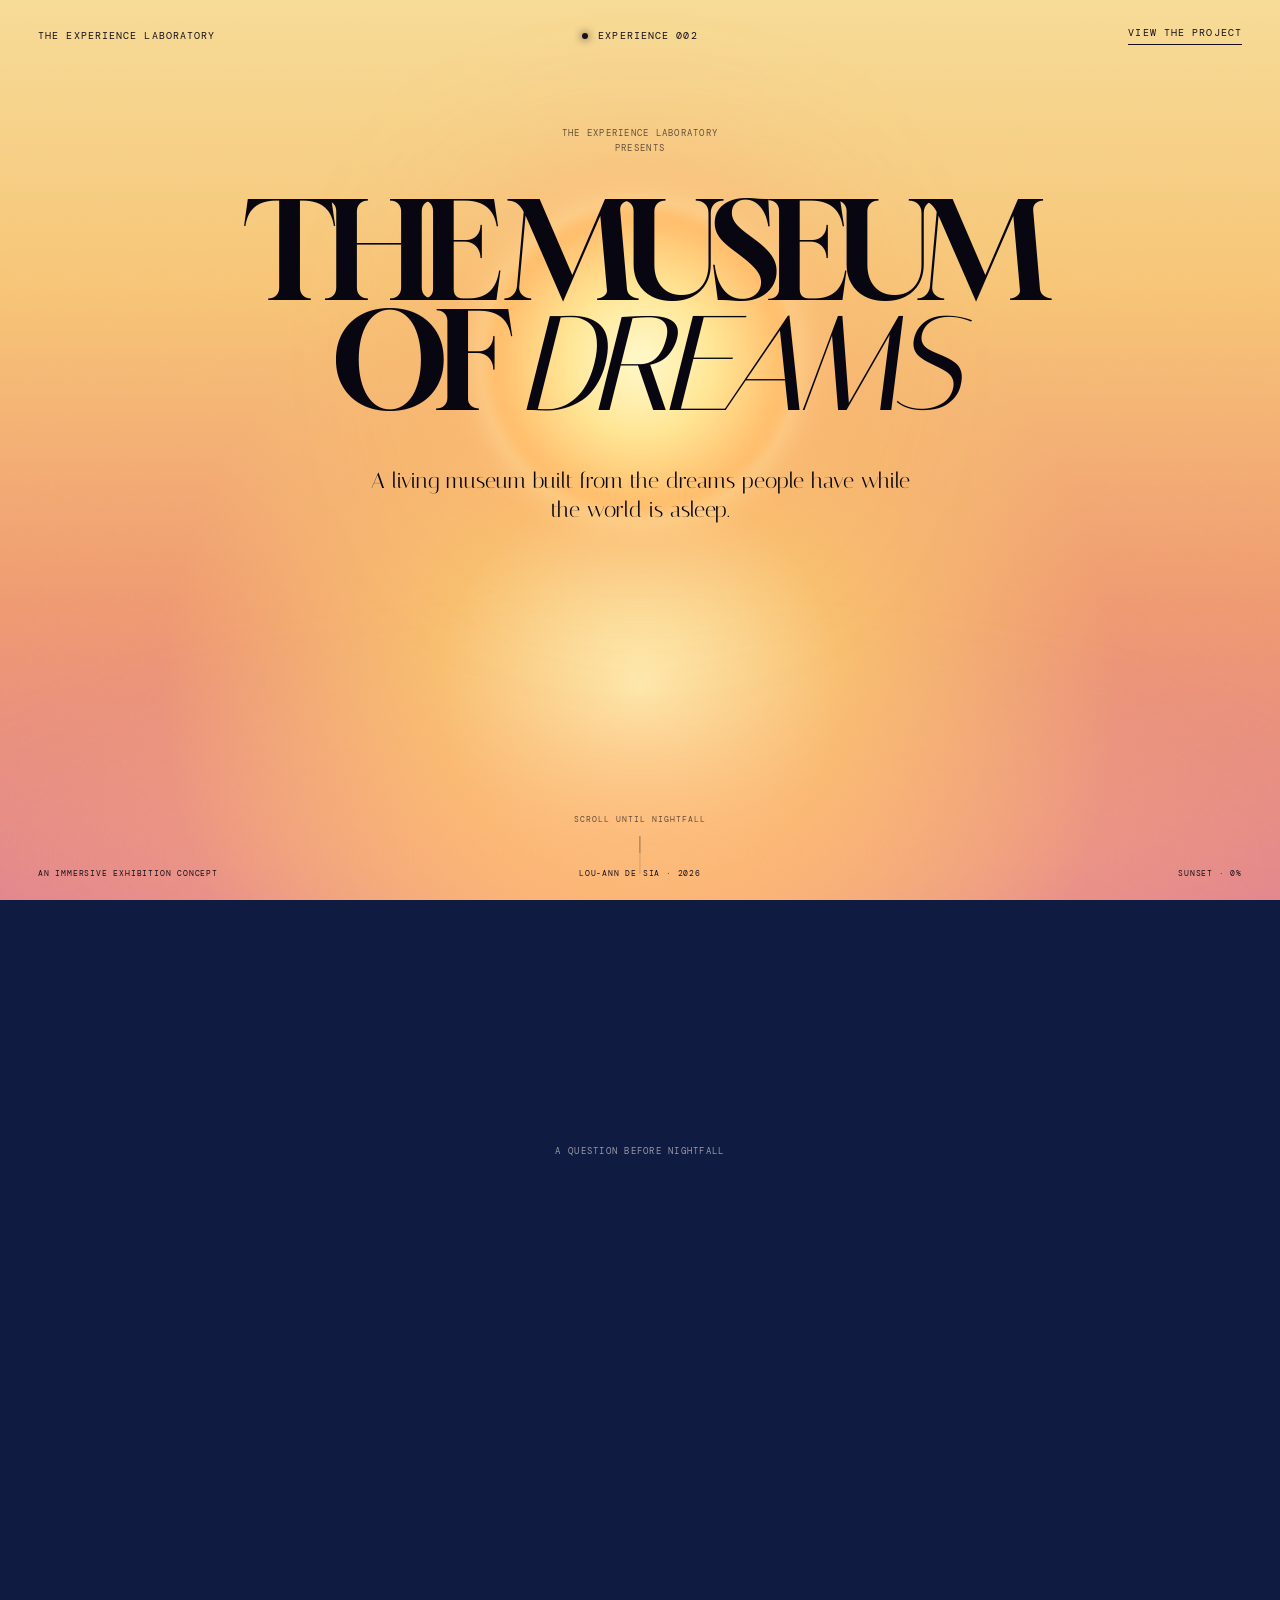
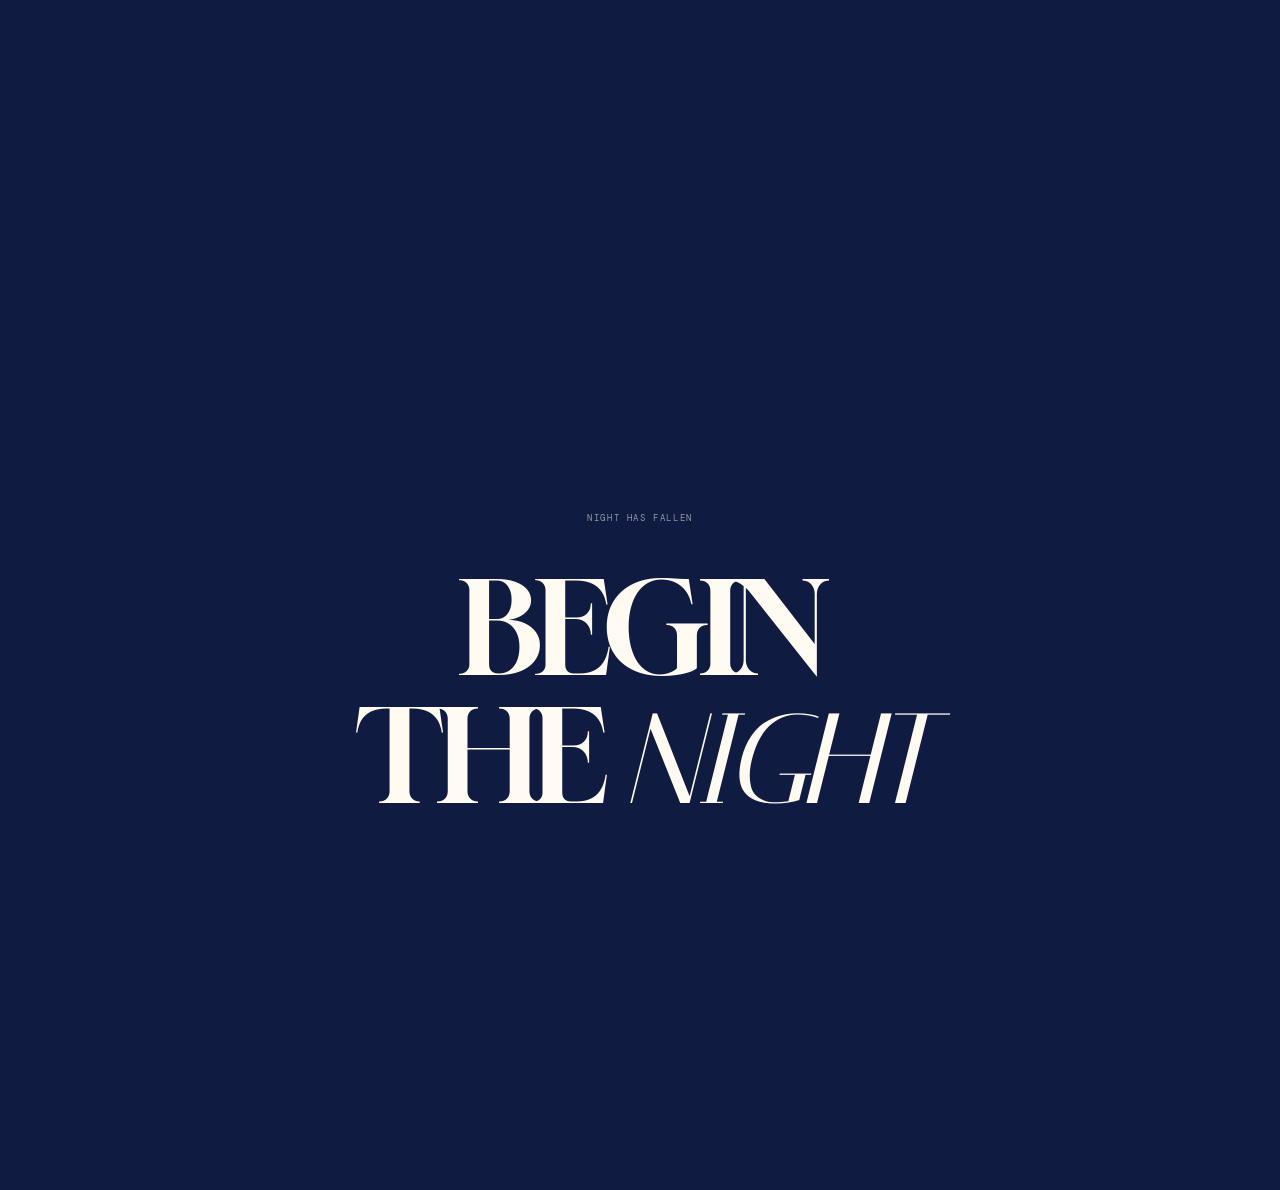
<file: index.html>
<!DOCTYPE html>

<html lang="en">

<head>

  <!-- ==========================================
       INFORMATIONS PRINCIPALES
  =========================================== -->

  <meta charset="UTF-8">

  <meta
    name="viewport"
    content="width=device-width, initial-scale=1.0"
  >

  <meta
    name="description"
    content="The Museum of Dreams — an immersive exhibition concept by Lou-Ann de Sia."
  >

  <meta
    name="theme-color"
    content="#f4bd74"
  >

  <title>
    The Museum of Dreams
  </title>


  <!-- ==========================================
       POLICES
  =========================================== -->

  <link
    rel="preconnect"
    href="https://fonts.googleapis.com"
  >

  <link
    rel="preconnect"
    href="https://fonts.gstatic.com"
    crossorigin
  >

  <link
  href="https://fonts.googleapis.com/css2?family=DM+Mono:wght@300;400&family=Gloock&family=Italiana&display=swap"
  rel="stylesheet"
>


  <!-- ==========================================
       FEUILLE DE STYLE
       Le numéro force Chrome à charger
       la nouvelle version.
  =========================================== -->

  <link
    rel="stylesheet"
    href="./style.css?v=20"
  >

</head>


<body class="intro-page">


  <!-- ==========================================
       CIEL FIXE
  =========================================== -->

  <div
    class="sky"
    aria-hidden="true"
  >

    <!-- Ciel du coucher de soleil -->

    <div class="sky-layer sunset-sky"></div>


    <!-- Ciel du crépuscule -->

    <div class="sky-layer twilight-sky"></div>


    <!-- Ciel de nuit -->

    <div class="sky-layer night-sky"></div>


    <!-- Soleil -->

    <div class="setting-sun"></div>


    <!-- Lumière de l’horizon -->

    <div class="horizon-light"></div>


    <!-- Voie lactée -->

    <div class="milky-way"></div>


    <!-- Les étoiles sont dessinées en JavaScript -->

    <canvas id="stars-canvas"></canvas>


    <!-- Grain cinématographique -->

    <div class="sky-grain"></div>

  </div>


  <!-- ==========================================
       NAVIGATION FIXE
  =========================================== -->

  <header class="museum-header">

    <a
      href="index.html"
      class="laboratory-name"
    >
      THE EXPERIENCE LABORATORY
    </a>


    <div class="experience-number">

      <span class="experience-dot"></span>

      <span>
        EXPERIENCE 002
      </span>

    </div>


    <a
      href="case-study.html"
      class="project-link"
    >
      VIEW THE PROJECT
    </a>

  </header>


  <!-- ==========================================
       PARCOURS VERTICAL
  =========================================== -->

  <main class="nightfall-story">


    <!-- ==========================================
         PARTIE 1 — GOLDEN HOUR
    =========================================== -->

    <section
      class="story-scene opening-scene"
      id="opening-scene"
    >

      <div class="opening-content">

        <p class="presents-label">

          THE EXPERIENCE LABORATORY
          <span>PRESENTS</span>

        </p>


        <h1 class="museum-title">

          <span class="title-line title-line-one">
            THE MUSEUM
          </span>

          <span class="title-line title-line-two">
            OF <em>DREAMS</em>
          </span>

        </h1>


        <p class="museum-description">

          A living museum built from the dreams
          people have while the world is asleep.

        </p>

      </div>


      <div class="scroll-indicator">

        <span>
          SCROLL UNTIL NIGHTFALL
        </span>

        <span class="scroll-line"></span>

      </div>

    </section>


    <!-- ==========================================
         PARTIE 2 — TWILIGHT
    =========================================== -->

    <section
      class="story-scene question-scene"
      id="question-scene"
    >

      <div class="question-wrapper">

        <p class="question-label">
          A QUESTION BEFORE NIGHTFALL
        </p>


        <h2 class="dream-question">

          <span class="question-line">
            What if the
            <em>dreams</em>
          </span>

          <span class="question-line">
            we forget
            <em>every morning</em>
          </span>

          <span class="question-line">
            became places
          </span>

          <span class="question-line">
            we could
            <em>visit?</em>
          </span>

        </h2>

      </div>

    </section>


    <!-- ==========================================
         PARTIE 3 — NIGHT
    =========================================== -->

    <section
      class="story-scene begin-scene"
      id="begin-scene"
    >

      <div class="begin-content">

        <p class="night-arrived">
          NIGHT HAS FALLEN
        </p>


        <!--
          Le titre est lui-même le lien.
          Aucun deuxième bouton nécessaire.
        -->

        <a
          href="sleep.html"
          class="begin-night-link"
          id="begin-night-link"
        >

          <span>BEGIN</span>

          <span>
            THE <em>NIGHT</em>
          </span>

        </a>


        <p class="enter-hint">
          CLICK TO ENTER
        </p>

      </div>

    </section>

  </main>


  <!-- ==========================================
       INFORMATIONS FIXES
  =========================================== -->

  <footer class="museum-footer">

    <p>
      AN IMMERSIVE EXHIBITION CONCEPT
    </p>

    <p>
      LOU-ANN DE SIA · 2026
    </p>

    <p id="night-progress">
      SUNSET · 00%
    </p>

  </footer>


  <!-- ==========================================
       TRANSITION VERS LA PAGE 2
  =========================================== -->

  <div
    class="page-transition"
    aria-hidden="true"
  ></div>


  <!-- ==========================================
       JAVASCRIPT
  =========================================== -->

  <script
    src="./script.js?v=20"
  ></script>

</body>

</html>
</file>
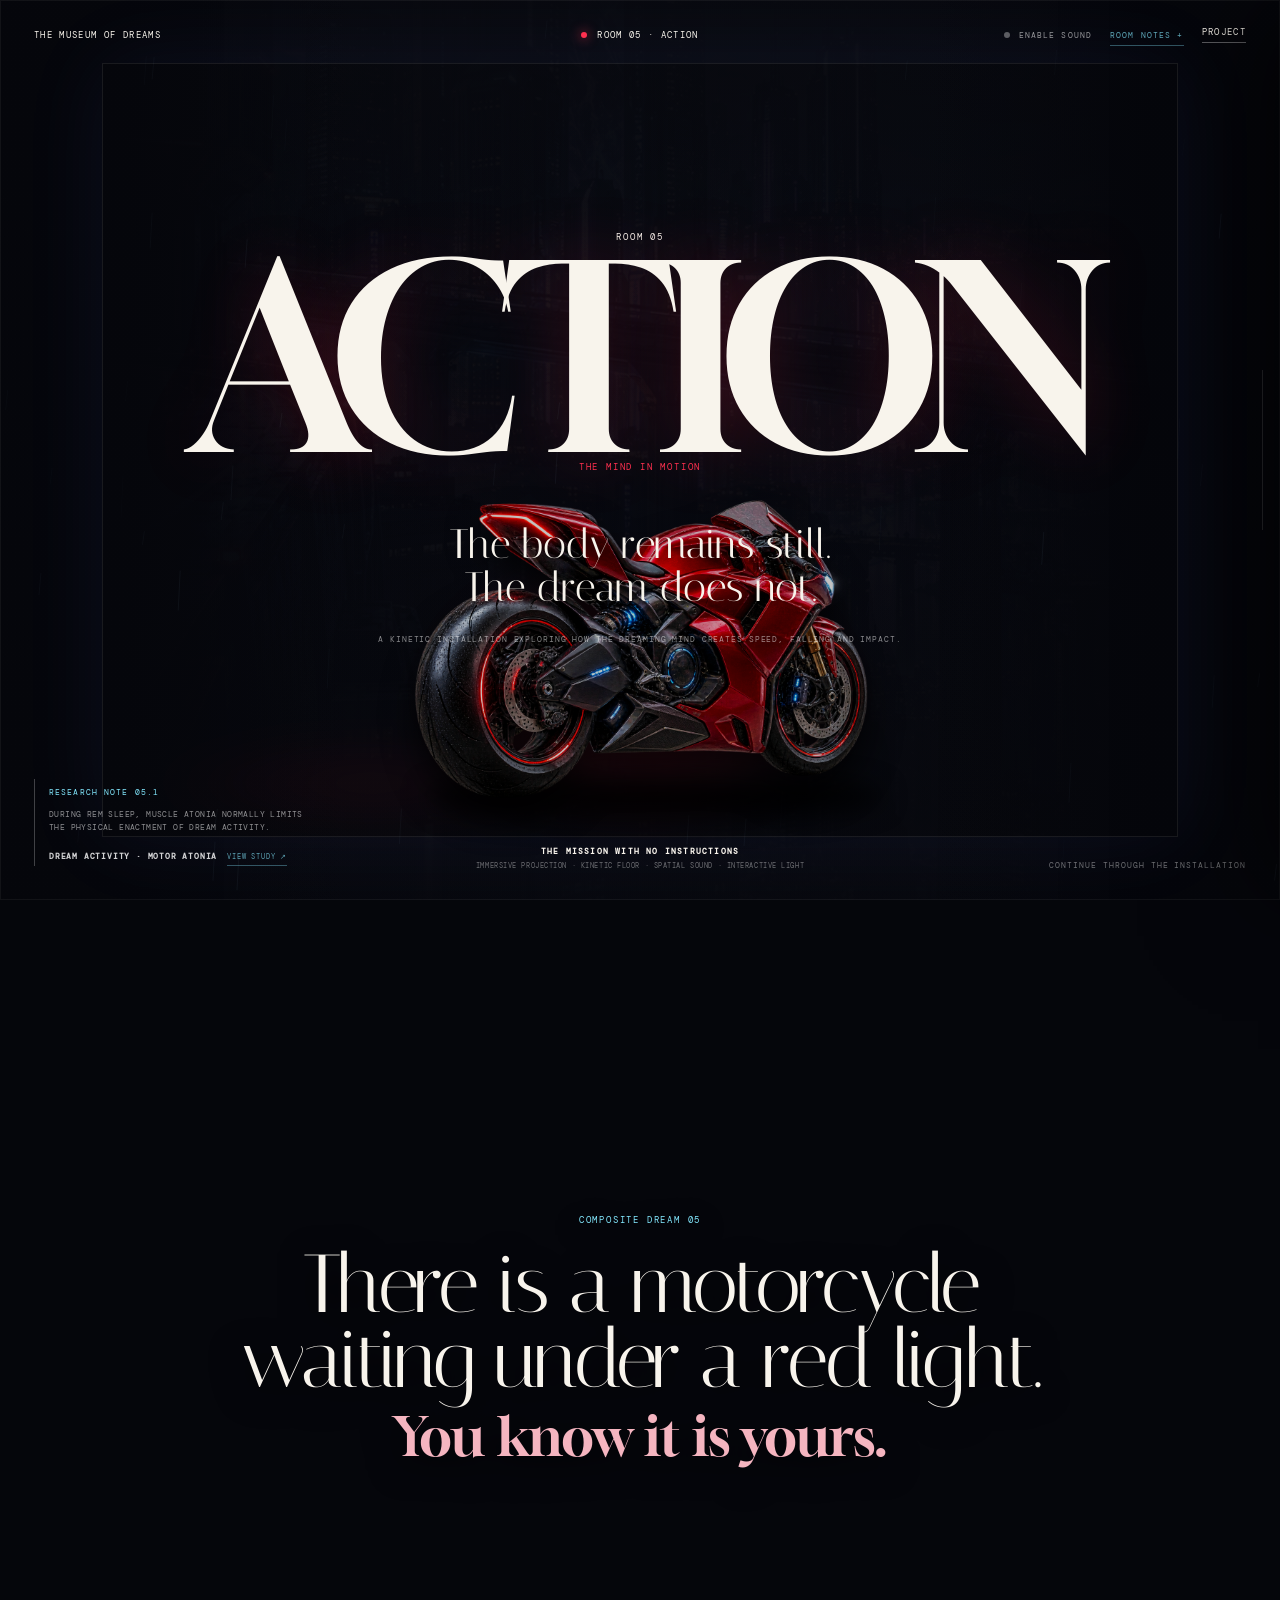
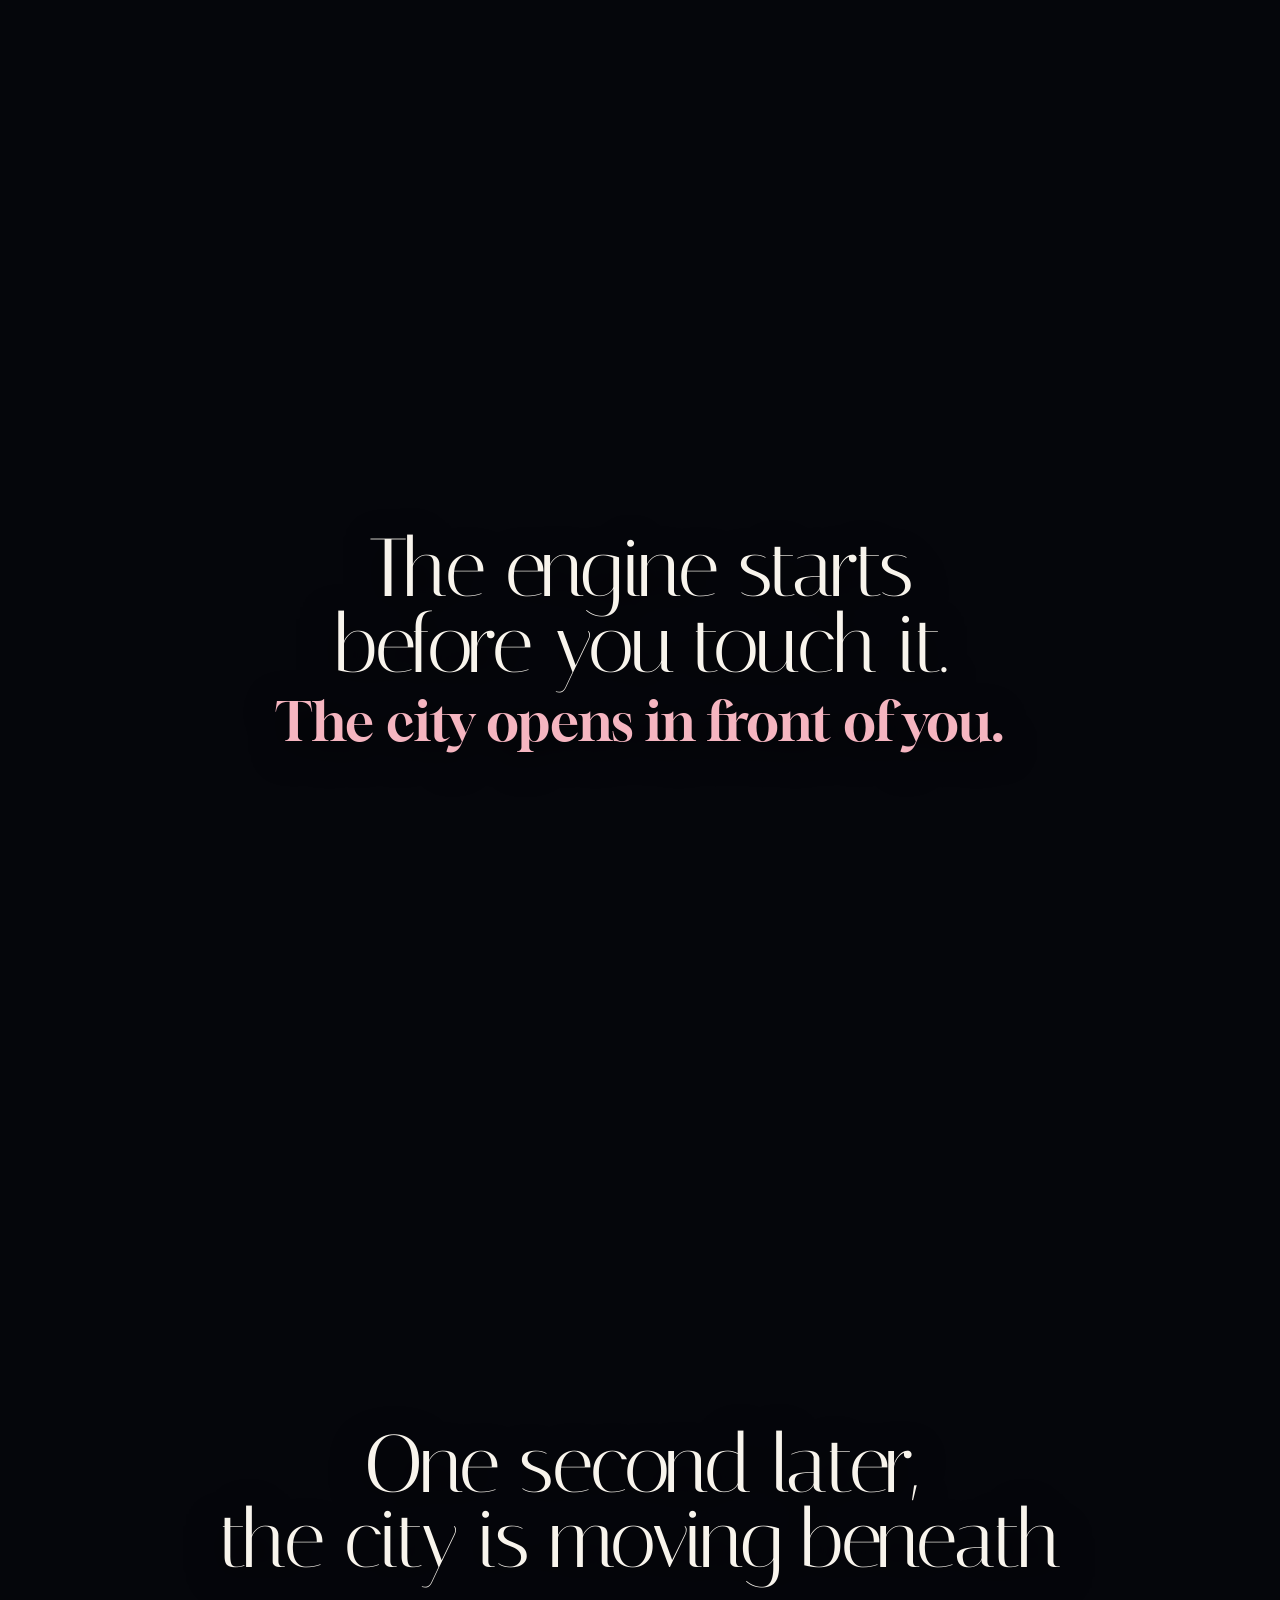
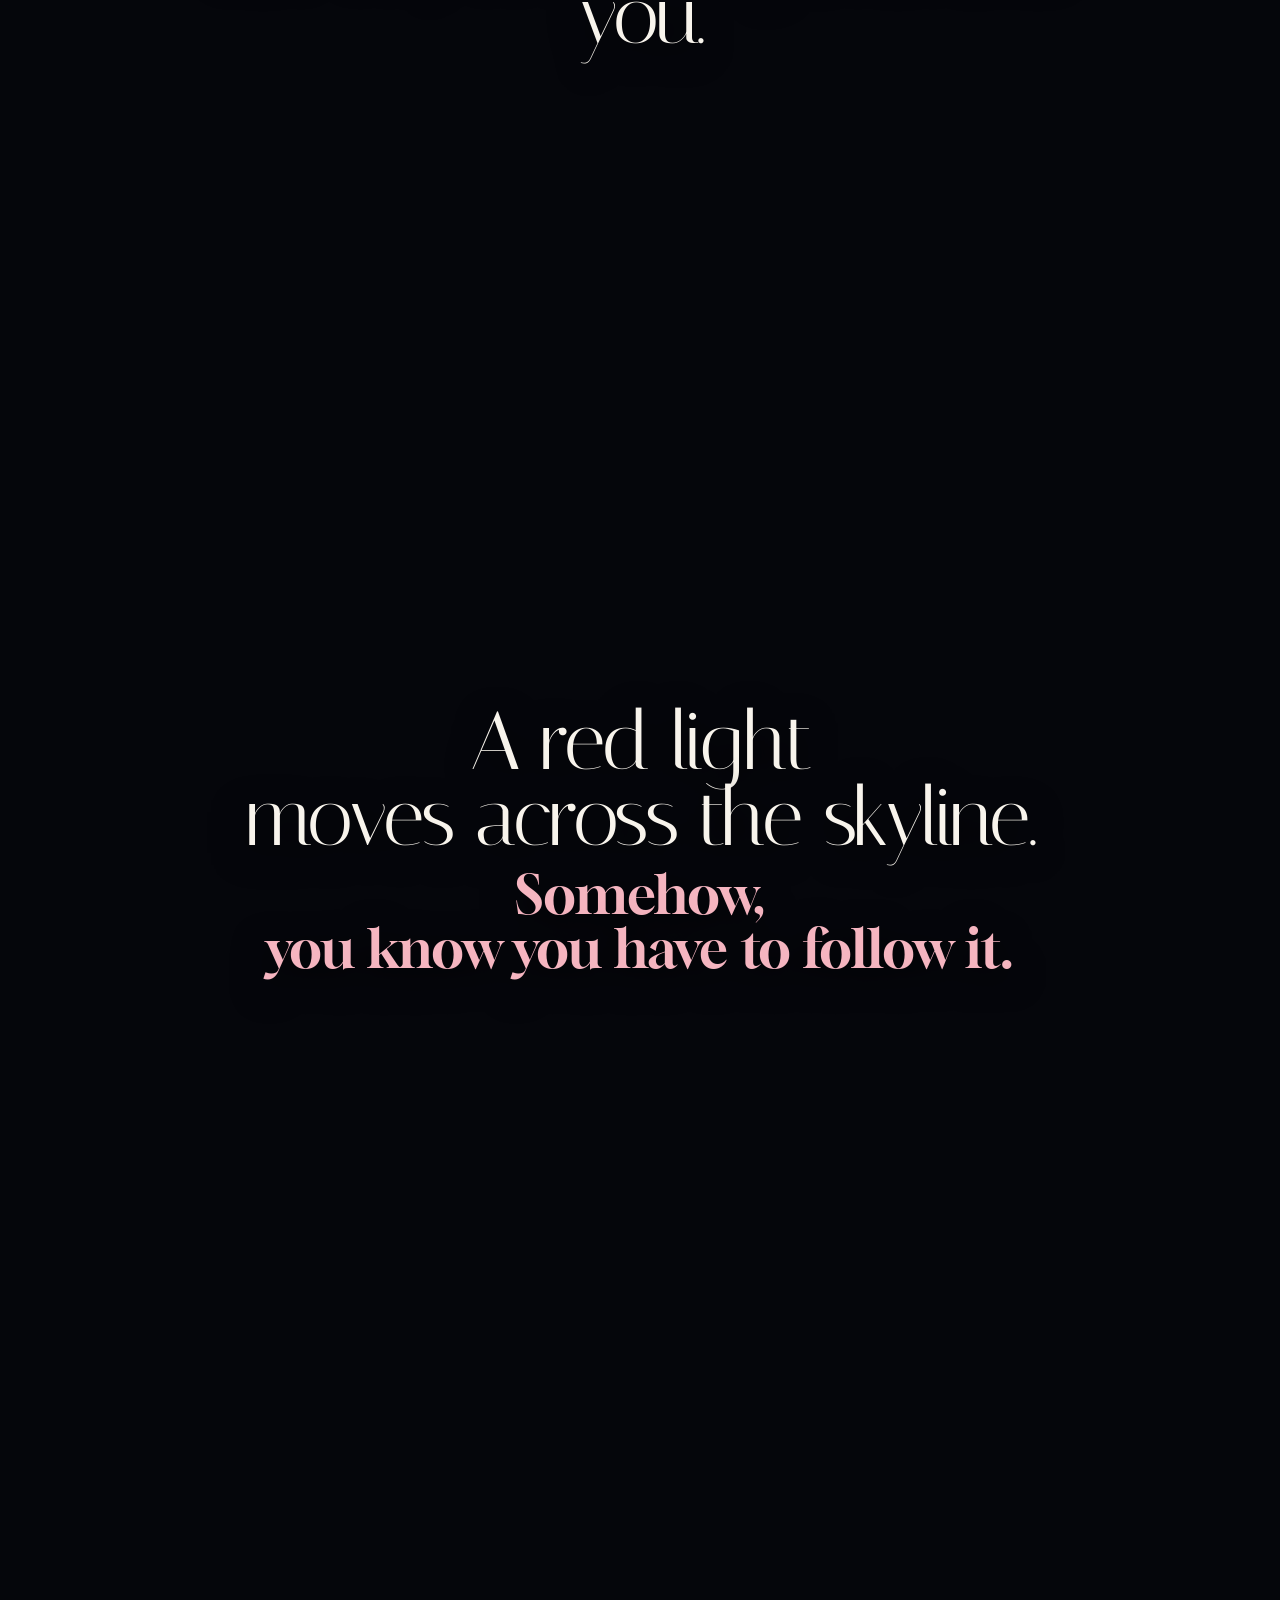
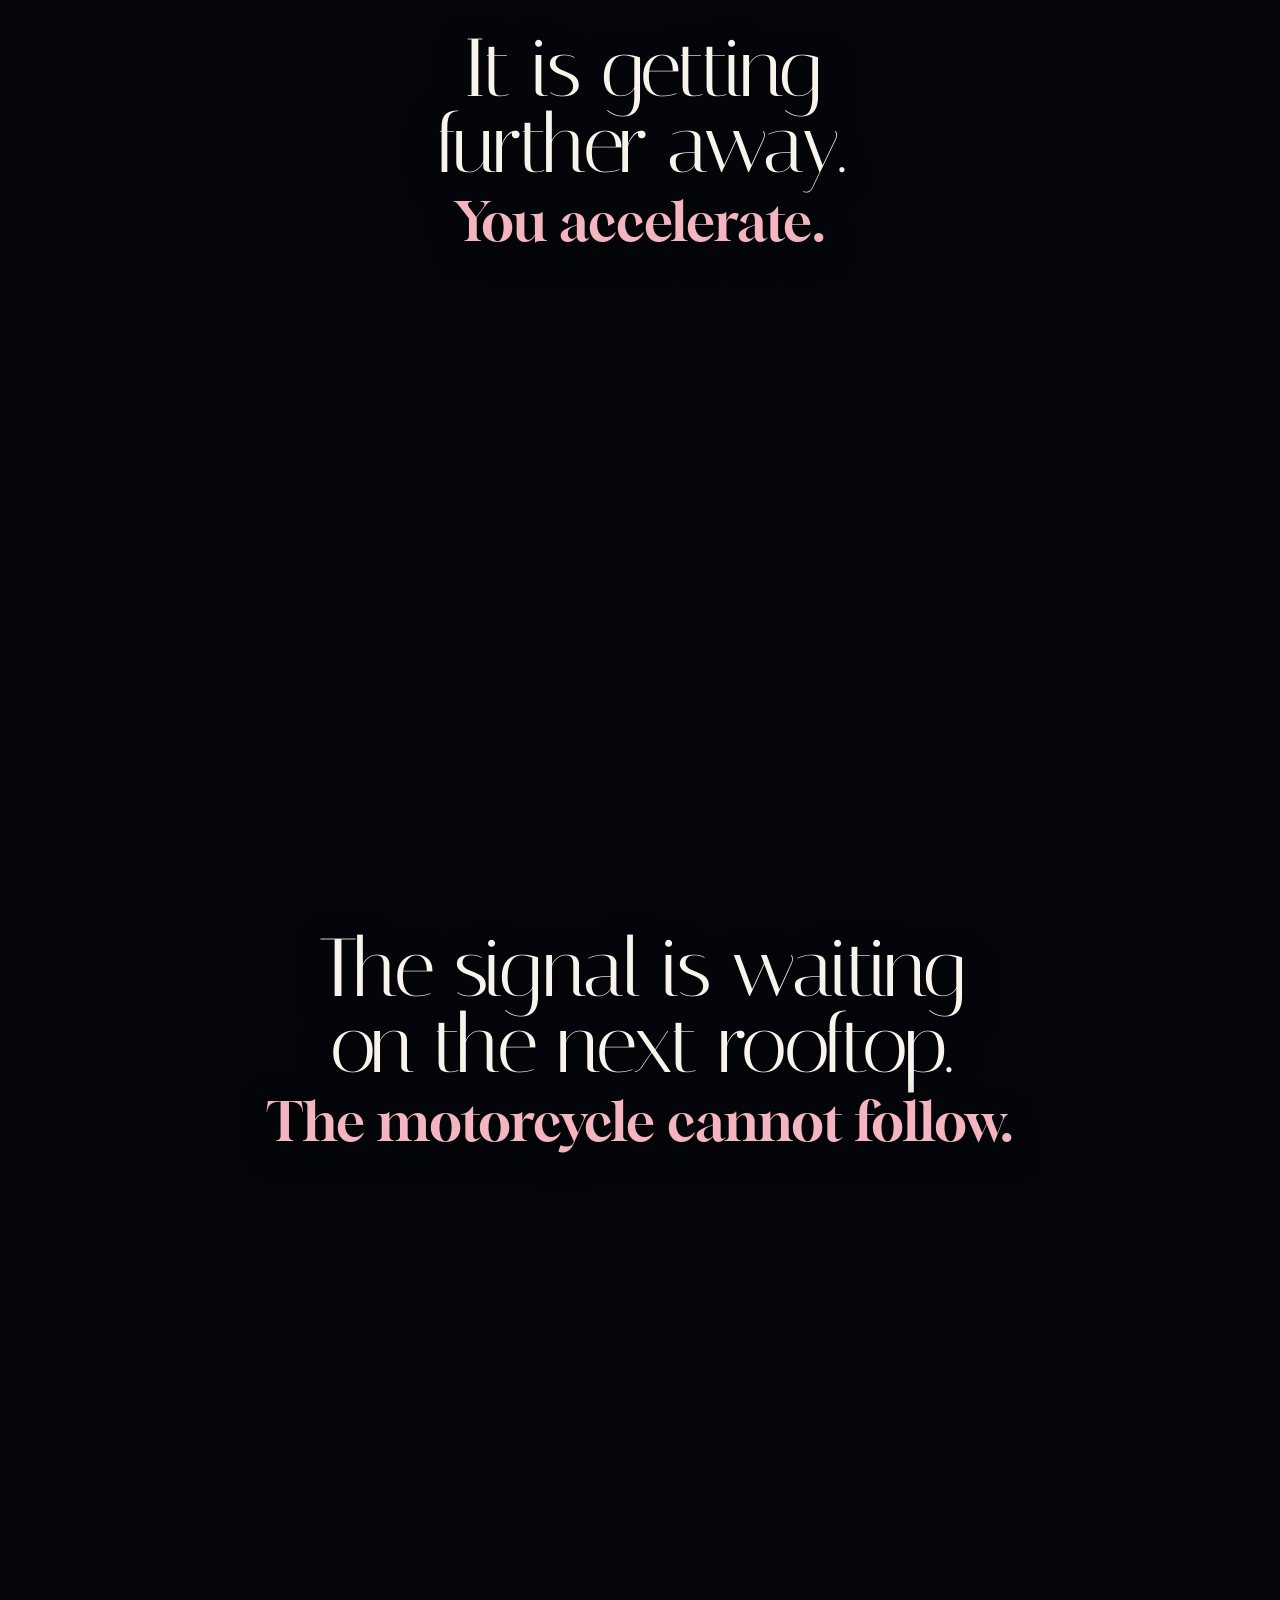
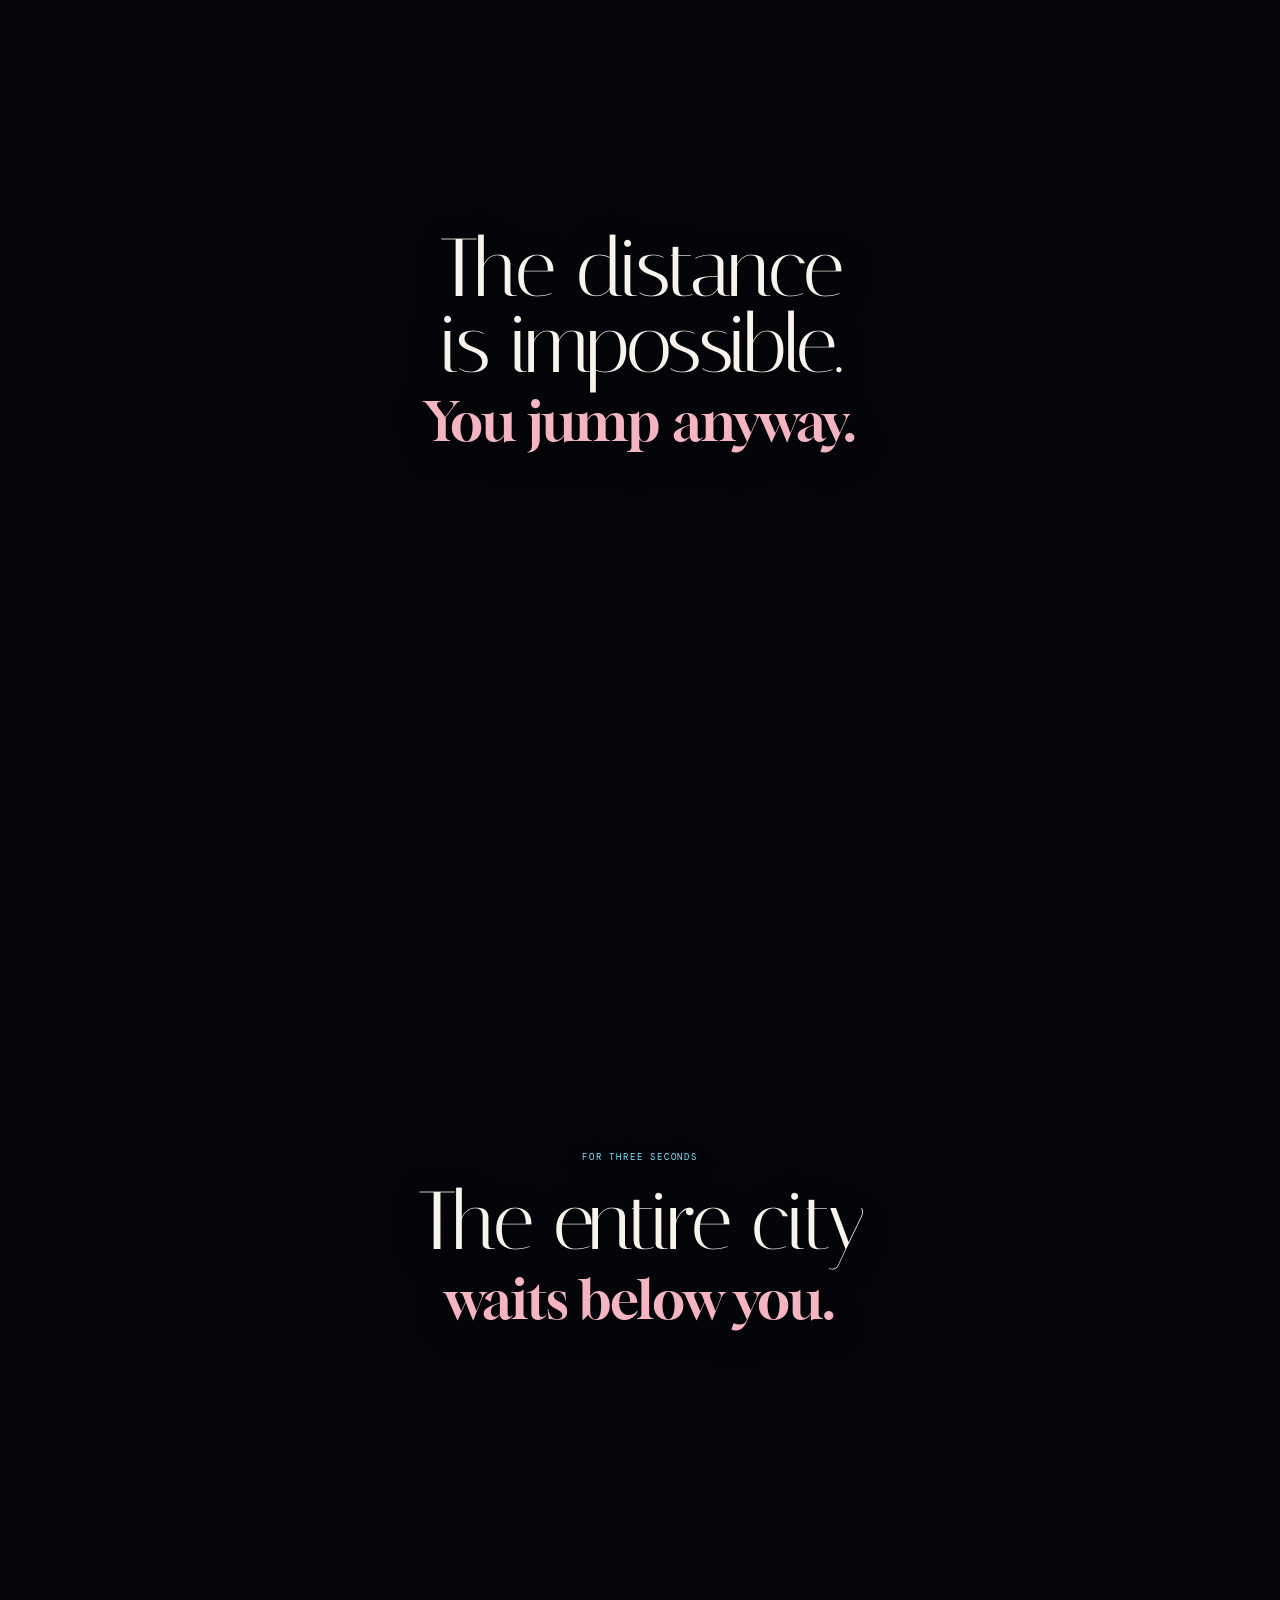
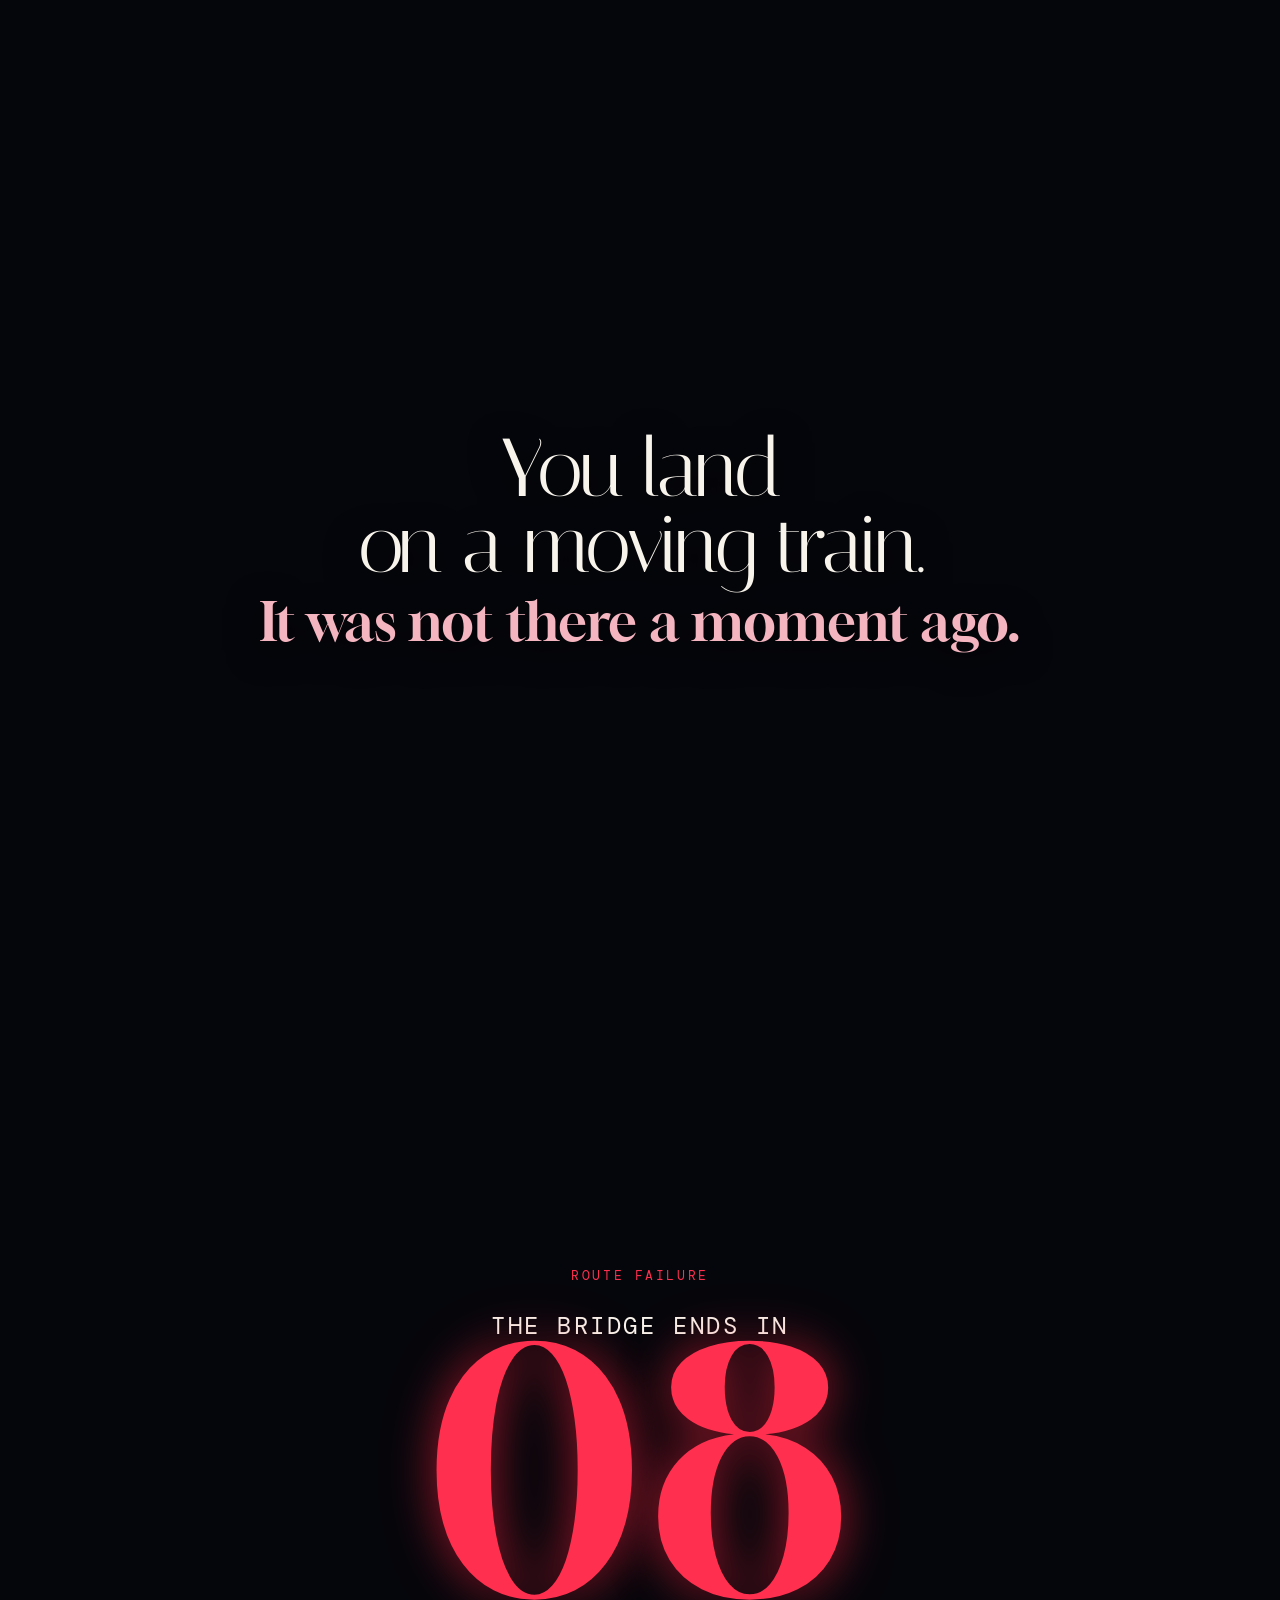
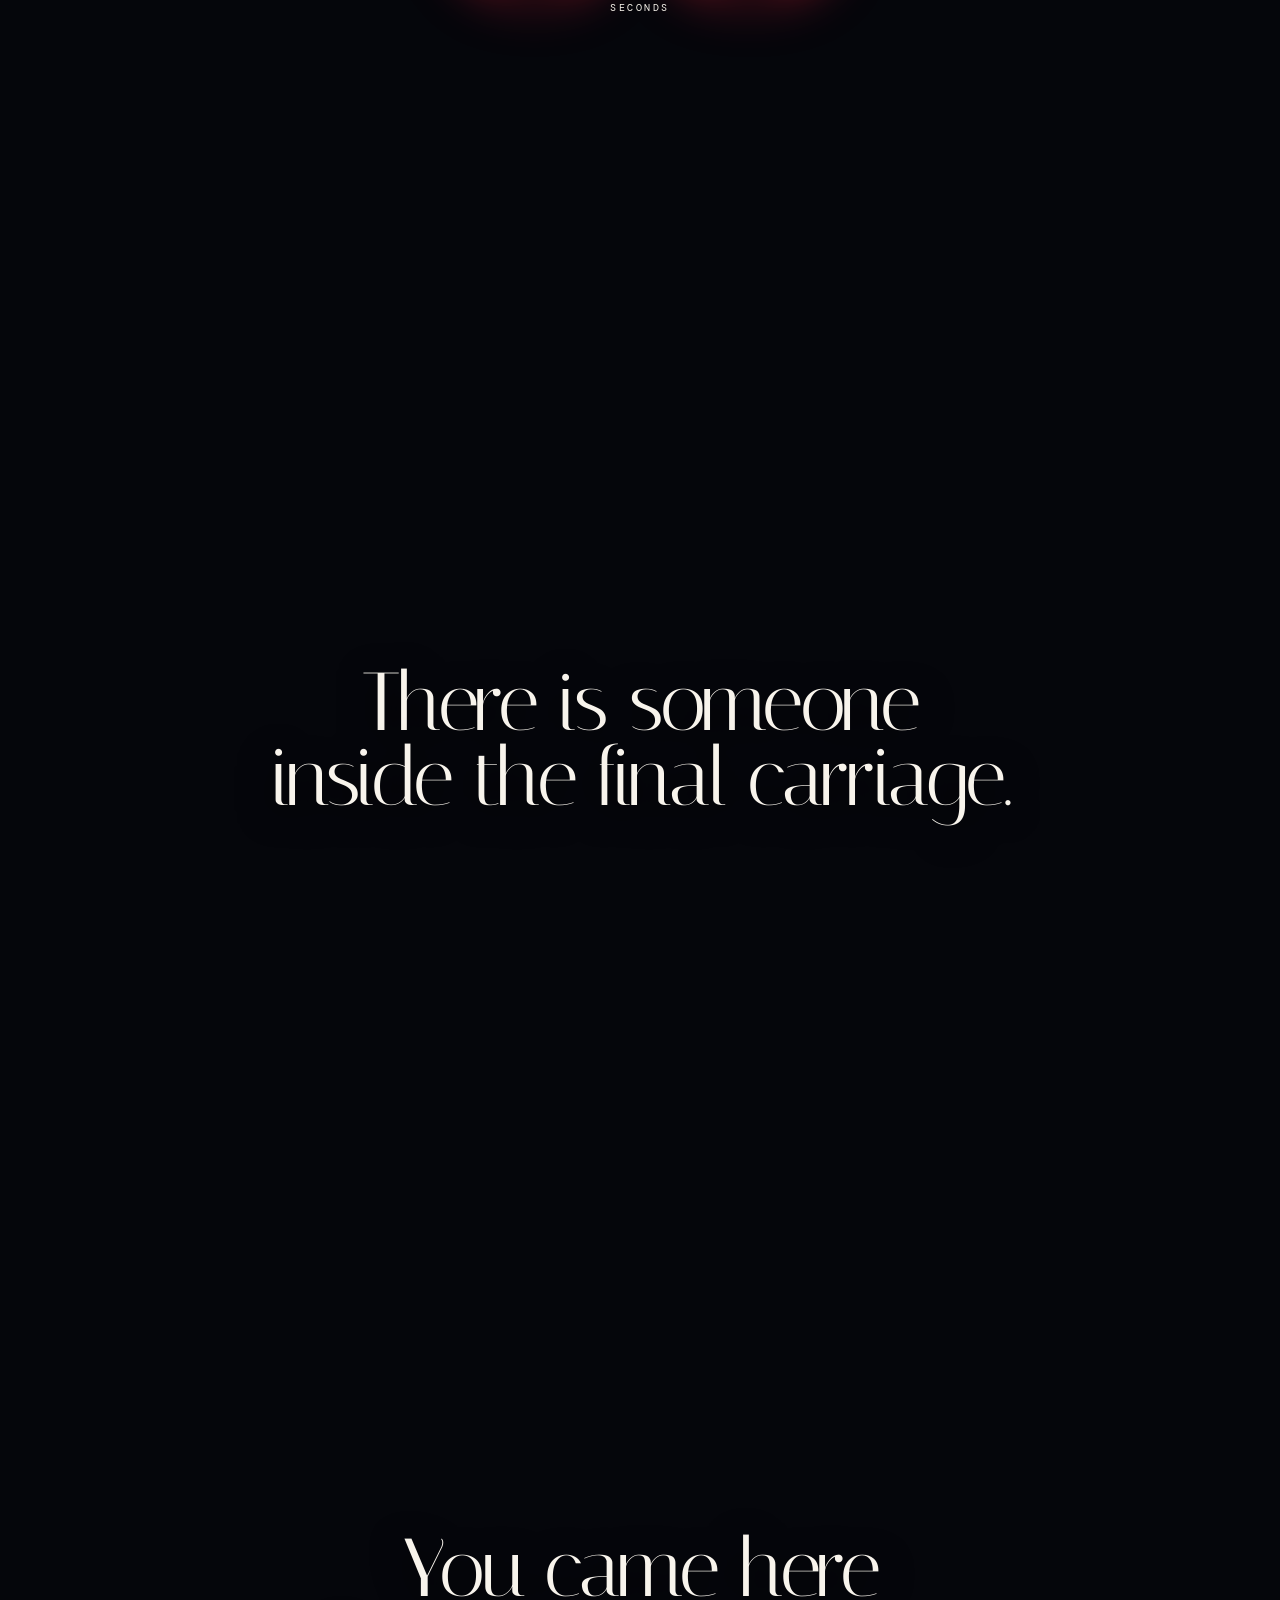
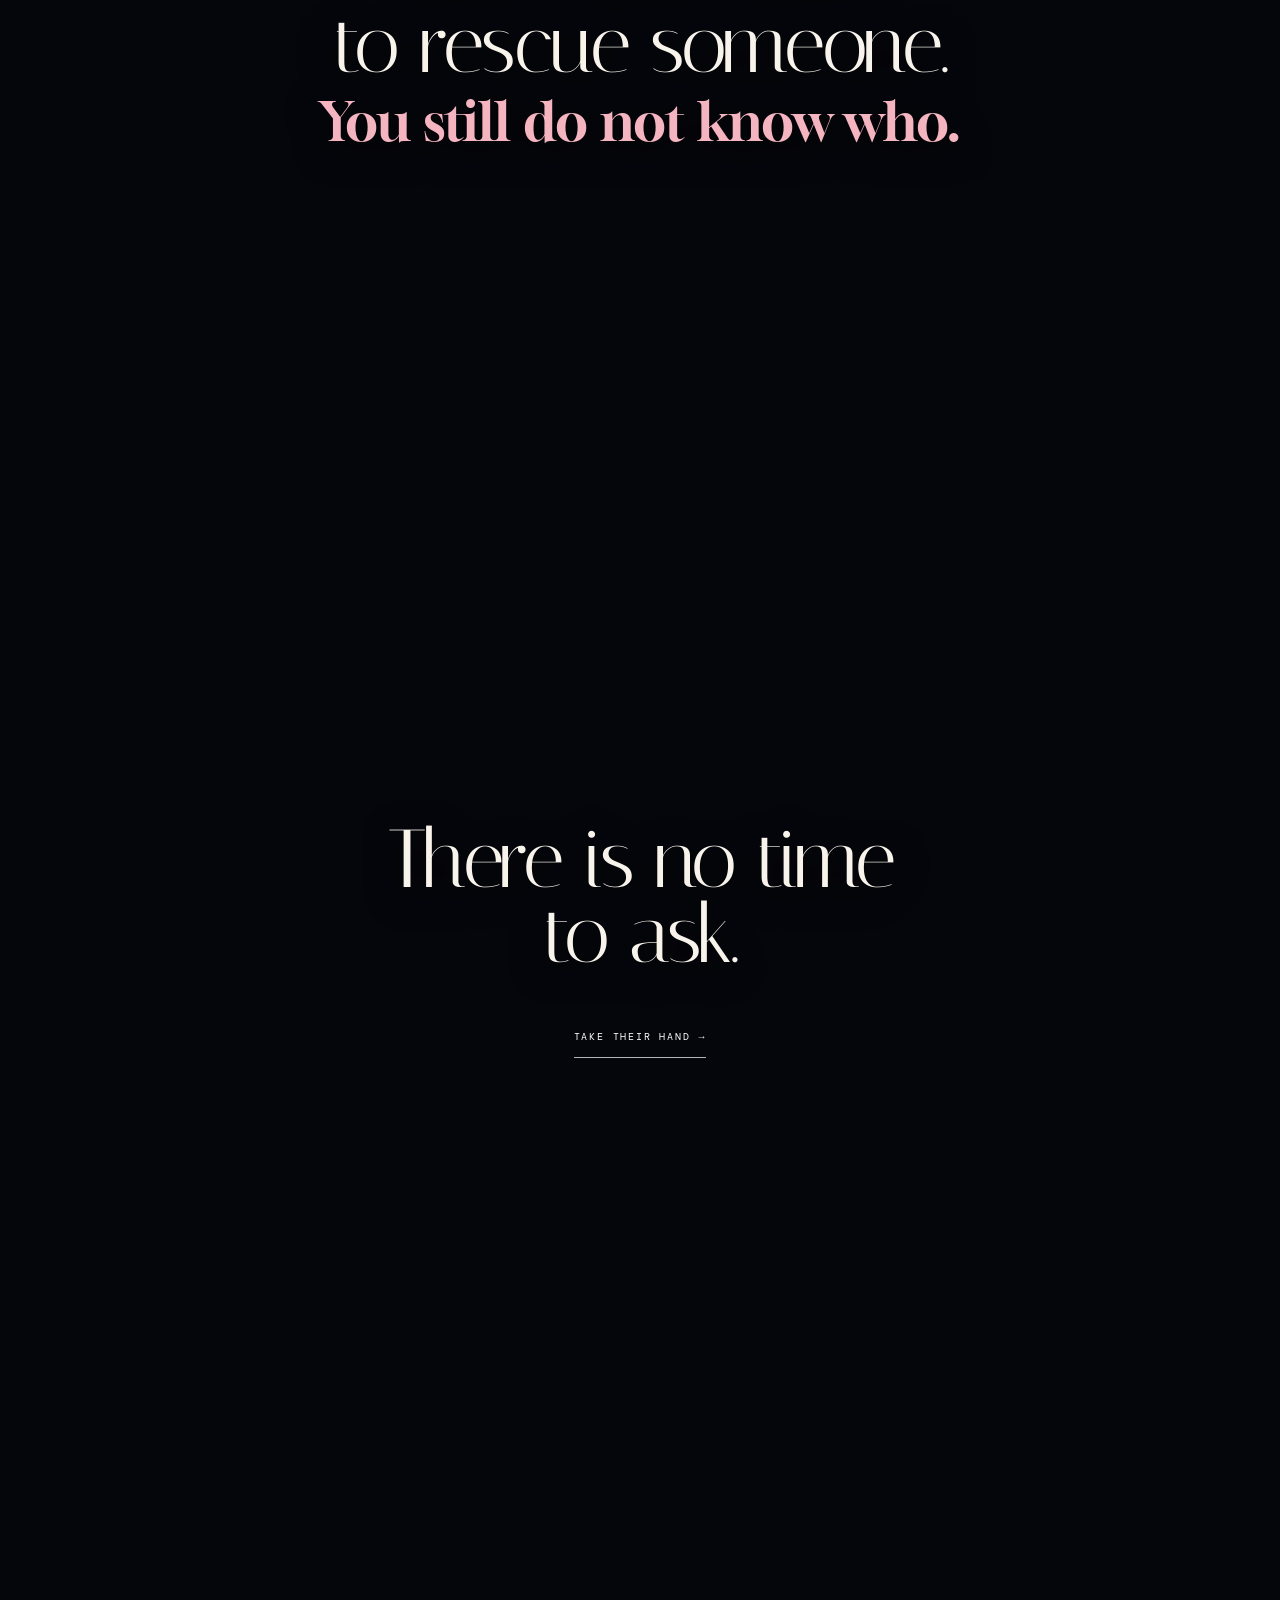
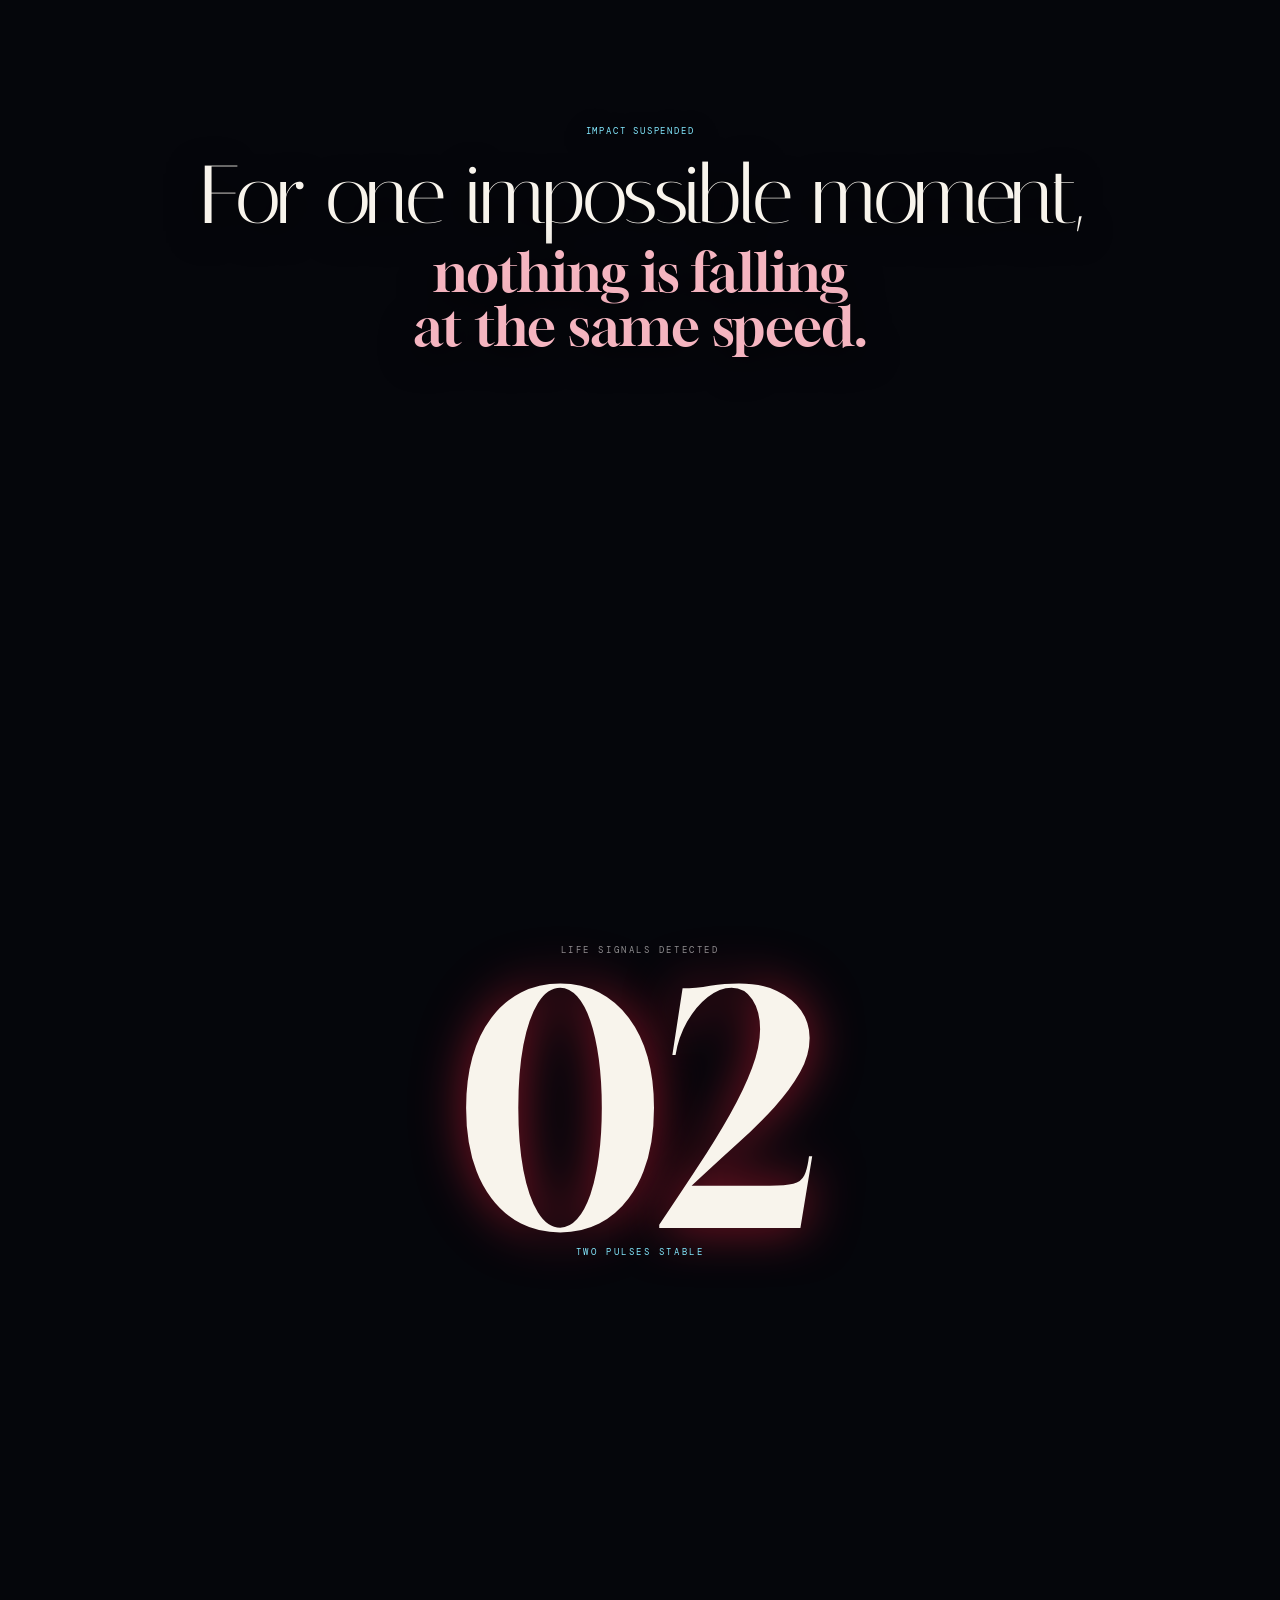
<file: action.html>
<!DOCTYPE html>
<html lang="en">

<head>
  <meta charset="UTF-8">

  <meta
    name="viewport"
    content="width=device-width, initial-scale=1.0"
  >

  <meta
    name="theme-color"
    content="#05060b"
  >

  <meta
    name="description"
    content="Action — Room 05 of The Museum of Dreams."
  >

  <title>
    Action — Museum of Dreams
  </title>

  <link
    rel="preconnect"
    href="https://fonts.googleapis.com"
  >

  <link
    rel="preconnect"
    href="https://fonts.gstatic.com"
    crossorigin
  >

  <link
    href="https://fonts.googleapis.com/css2?family=DM+Mono:wght@300;400&family=Gloock&family=Italiana&display=swap"
    rel="stylesheet"
  >

  <link
    rel="stylesheet"
    href="./action.css?v=62"
  >
</head>


<body
  class="action-page"
  data-scene="intro"
>



  <!-- ==========================================
       MONDE VISUEL
  =========================================== -->

  <div
    class="action-world"
    aria-hidden="true"
  >

    <img
      class="city-plate"
      src="./action-city.png"
      alt=""
    >

    <div class="city-depth"></div>

    <div class="museum-room"></div>

    <div class="road-light"></div>

    <canvas id="weather-canvas"></canvas>

    <div class="speed-field"></div>


    <!-- Moto exposée -->

    <div class="motorcycle-wrap">

      <div class="motorcycle-aura"></div>

      <img
        class="motorcycle"
        src="./action-motorcycle.png"
        alt=""
      >

      <div class="motorcycle-shadow"></div>

    </div>


    <!-- Cockpit en vue subjective -->

    <div class="cockpit-wrap">

      <div class="cockpit-speed-glow"></div>

      <img
        class="action-cockpit"
        src="./action-cockpit.png"
        alt=""
      >

    </div>


    <div class="pov-speed-lines"></div>


    <!-- Signal rouge à poursuivre -->

    <div class="mission-signal">

      <span class="signal-core"></span>

      <span class="signal-ring"></span>

    </div>


    <!-- Train -->

    <div class="train-wrap">

      <img
        class="train"
        src="./action-train.png"
        alt=""
      >

    </div>


    <!-- Personne à sauver -->

    <div class="rescue-light">

      <span></span>

    </div>


    <div class="impact-flash"></div>

    <div class="nightmare-blackout"></div>

  </div>


  <!-- ==========================================
       NAVIGATION
  =========================================== -->

  <header class="action-header">

    <a href="romance.html">
      THE MUSEUM OF DREAMS
    </a>


    <div class="action-location">

      <span class="location-dot"></span>

      <span>
        ROOM 05 · ACTION
      </span>

    </div>


   <div class="action-header-tools">

  <button
    class="sound-toggle"
    id="sound-toggle"
    type="button"
    aria-pressed="false"
  >
    ENABLE SOUND
  </button>


  <button
    class="room-notes-button"
    id="action-notes-button"
    type="button"
    aria-expanded="false"
    aria-controls="action-notes-panel"
  >
    ROOM NOTES +
  </button>


  <a href="case-study.html">
    PROJECT
  </a>

</div>

  </header>




  <!-- ==========================================
       NOTE SCIENTIFIQUE
  =========================================== -->

  <aside
    class="research-note"
    id="research-note"
  >

    <span id="research-number">
      RESEARCH NOTE 05.1
    </span>

    <p id="research-text">

      During REM sleep, movement can be
      vividly simulated while most skeletal
      muscles remain inhibited.

    </p>

    <strong id="research-principle">
      MOTION · WITHOUT MOVEMENT
    </strong>

    <a
  id="research-source"
  href="https://pubmed.ncbi.nlm.nih.gov/38060134/"
  target="_blank"
  rel="noopener noreferrer"
>
  VIEW STUDY ↗
</a>
  </aside>

<!-- ==========================================
     DOSSIER CURATORIAL — ACTION
=========================================== -->

<div
  class="action-notes-backdrop"
  id="action-notes-backdrop"
  aria-hidden="true"
></div>


<aside
  class="action-notes-panel"
  id="action-notes-panel"
  aria-hidden="true"
  aria-labelledby="action-notes-title"
>

  <header class="action-notes-header">

    <div>

      <span>
        CURATORIAL FILE · ROOM 05
      </span>

      <h2 id="action-notes-title">
        ACTION
      </h2>

    </div>


    <button
      id="action-notes-close"
      type="button"
      aria-label="Close room notes"
    >
      CLOSE ×
    </button>

  </header>


  <div class="action-notes-content">

    <section class="action-note-section">

      <span class="action-note-number">
        RESEARCH 05.A
      </span>

      <h3>
        MOTION WITHOUT MOVEMENT
      </h3>

      <p>
        During REM sleep, muscle atonia normally
        limits the physical enactment of dream
        activity.
      </p>

      <p class="action-note-caution">
        REM atonia is not absolute: small twitches
        and brief movements can still occur.
      </p>

      <a
        href="https://pubmed.ncbi.nlm.nih.gov/38060134/"
        target="_blank"
        rel="noopener noreferrer"
      >
        VIEW REVIEW ↗
      </a>

    </section>


    <section class="action-note-section">

      <span class="action-note-number">
        RESEARCH 05.B
      </span>

      <h3>
        THE SENSATION OF MOVEMENT
      </h3>

      <p>
        Sleep-related vestibular-motor experiences
        can include sensations of floating, flying,
        falling and illusory locomotion.
      </p>

      <p class="action-note-caution">
        This does not provide one universal
        explanation for every action dream.
      </p>

      <a
        href="https://pubmed.ncbi.nlm.nih.gov/18621363/"
        target="_blank"
        rel="noopener noreferrer"
      >
        VIEW STUDY ↗
      </a>

    </section>


    <section class="action-note-section action-physical-note">

      <span class="action-note-number">
        PHYSICAL TRANSLATION
      </span>

      <h3>
        HOW THIS BECOMES A MUSEUM ROOM
      </h3>

      <ul>

        <li>
          A full-scale motorcycle stands beneath
          a reactive red tracking light.
        </li>

        <li>
          A panoramic LED wall transforms the
          gallery into a moving nocturnal city.
        </li>

        <li>
          A pressure-sensitive platform reproduces
          acceleration, vibration and impact without
          moving the visitor across the room.
        </li>

        <li>
          Directional speakers move the motorcycle,
          signal and train sounds through the space.
        </li>

        <li>
          Low-frequency transducers carry the final
          heartbeat from Romance into the floor.
        </li>

        <li>
          The train sequence combines projection,
          wind and light rather than using a literal
          moving vehicle.
        </li>

        <li>
          The final third pulse appears behind the
          visitor and opens the route to Nightmare.
        </li>

      </ul>

    </section>


    <footer class="action-notes-footer">

      <span>
        CURATORIAL METHOD
      </span>

      <p>
        The installation combines several submitted
        dreams through one shared sensation: urgent
        movement through an environment whose rules
        keep changing.
      </p>

      <p>
        It does not claim that every action dream
        has the same psychological meaning.
      </p>

    </footer>

  </div>

</aside>
  <div
    class="action-progress"
    aria-hidden="true"
  >
    <span id="action-progress-fill"></span>
  </div>


  <p
    class="scroll-cue"
    id="scroll-cue"
  >
    SCROLL TO ACTIVATE THE INSTALLATION
  </p>


  <!-- ==========================================
       HISTOIRE
  =========================================== -->

  <main class="action-story">


    <section
      class="story-beat intro-beat"
      data-scene="intro"
    >

      <div class="intro-copy">

        <p class="room-number">
          ROOM 05
        </p>

        <h1>
          ACTION
        </h1>

        <p class="room-subtitle">
          THE MIND IN MOTION
        </p>

        <div class="museum-description">

          <p>
            The body remains still.
          </p>

          <p>
            The dream does not.
          </p>

          <small>

            A kinetic installation exploring
            how the dreaming mind creates
            speed, falling and impact.

          </small>

        </div>

      </div>

    </section>


    <!-- Moto dans le musée -->

    <section
      class="story-beat"
      data-scene="exhibit"
    >

      <div class="beat-copy">

        <small>
          COMPOSITE DREAM 05
        </small>

        <p>

          There is a motorcycle
          <br>

          waiting under a red light.

        </p>

        <em>
          You know it is yours.
        </em>

      </div>

    </section>


    <!-- Démarrage -->

    <section
      class="story-beat"
      data-scene="trouble"
    >

      <div class="beat-copy">

        <p>

          The engine starts
          <br>

          before you touch it.

        </p>

        <em>
          The city opens in front of you.
        </em>

      </div>

    </section>


    <!-- Passage en vue subjective -->

    <section
      class="story-beat"
      data-scene="ride"
    >

      <div class="beat-copy">

        <p>

          One second later,
          <br>

          the city is moving beneath you.

        </p>

      </div>

    </section>


    <!-- Signal rouge -->

    <section
      class="story-beat"
      data-scene="directions"
    >

      <div class="beat-copy">

        <p>

  A red light
  <br>

  moves across the skyline.

</p>

<em>

  Somehow,
  <br>

  you know you have to follow it.

</em>

      </div>

    </section>


    <!-- Accélération -->

    <section
      class="story-beat"
      data-scene="pursuit"
    >

      <div class="beat-copy">

        <p>

          It is getting
          <br>

          further away.

        </p>

        <em>
          You accelerate.
        </em>

      </div>

    </section>


    <!-- Fin de la conduite -->

    <section
      class="story-beat"
      data-scene="rooftop"
    >

      <div class="beat-copy">

        <p>

          The signal is waiting
          <br>

          on the next rooftop.

        </p>

        <em>
          The motorcycle cannot follow.
        </em>

      </div>

    </section>


    <!-- Saut -->

    <section
      class="story-beat"
      data-scene="jump"
    >

      <div class="beat-copy">

        <p>

          The distance
          <br>

          is impossible.

        </p>

        <em>
          You jump anyway.
        </em>

      </div>

    </section>


    <!-- Dans le vide -->

    <section
      class="story-beat"
      data-scene="airborne"
    >

      <div class="beat-copy">

        <small>
          FOR THREE SECONDS
        </small>

        <p>
          The entire city
        </p>

        <em>
          waits below you.
        </em>

      </div>

    </section>


    <!-- Train -->

    <section
      class="story-beat"
      data-scene="train"
    >

      <div class="beat-copy">

        <p>

          You land
          <br>

          on a moving train.

        </p>

        <em>
          It was not there a moment ago.
        </em>

      </div>

    </section>


    <!-- Compte à rebours -->

    <section
      class="story-beat"
      data-scene="countdown"
    >

      <div class="countdown-panel">

        <small>
          ROUTE FAILURE
        </small>

        <p>
          THE BRIDGE ENDS IN
        </p>

        <strong id="countdown-value">
          08
        </strong>

        <span>
          SECONDS
        </span>

      </div>

    </section>


    <!-- Passager -->

    <section
      class="story-beat"
      data-scene="passenger"
    >

      <div class="beat-copy">

        <p>

          There is someone
          <br>

          inside the final carriage.

        </p>

      </div>

    </section>


    <!-- Mission -->

    <section
      class="story-beat"
      data-scene="rescue"
    >

      <div class="beat-copy">

        <p>

          You came here
          <br>

          to rescue someone.

        </p>

        <em>
          You still do not know who.
        </em>

      </div>

    </section>


    <!-- Prendre la main -->

    <section
      class="story-beat hand-beat"
      data-scene="hand"
    >

      <div class="beat-copy">

        <p>

          There is no time
          <br>

          to ask.

        </p>

        <button
          class="take-hand"
          id="take-hand"
          type="button"
        >
          TAKE THEIR HAND →
        </button>

      </div>

    </section>


    <!-- Chute finale -->

    <section
      class="story-beat"
      data-scene="fall"
    >

      <div class="beat-copy">

        <small>
          IMPACT SUSPENDED
        </small>

        <p>
          For one impossible moment,
        </p>

        <em>

          nothing is falling
          <br>

          at the same speed.

        </em>

      </div>

    </section>


    <!-- Troisième signal -->

    <section
      class="story-beat pulse-beat"
      data-scene="pulse"
    >

      <div class="signal-panel">

        <span>
          LIFE SIGNALS DETECTED
        </span>

        <strong id="signal-count">
          02
        </strong>

        <p id="signal-message">
          TWO PULSES STABLE
        </p>

        <a
          href="nightmare.html"
          class="nightmare-link"
          id="nightmare-link"
        >
          TRACE THE THIRD PULSE →
        </a>

      </div>

    </section>

  </main>


  <!-- Cartel du musée -->

  <div class="museum-label">

    <strong>
      THE MISSION WITH NO INSTRUCTIONS
    </strong>

    <span>

      IMMERSIVE PROJECTION · KINETIC FLOOR ·
      SPATIAL SOUND · INTERACTIVE LIGHT

    </span>

  </div>


  <!-- Sons conservés -->

  <audio
    id="motorcycle-start"
    src="./motorcycle-start.mp3"
    preload="auto"
  ></audio>

  <audio
    id="train-pass"
    src="./train-pass.mp3"
    preload="auto"
  ></audio>


  <script src="./action.js?v=64"></script>

</body>
</html>
</file>
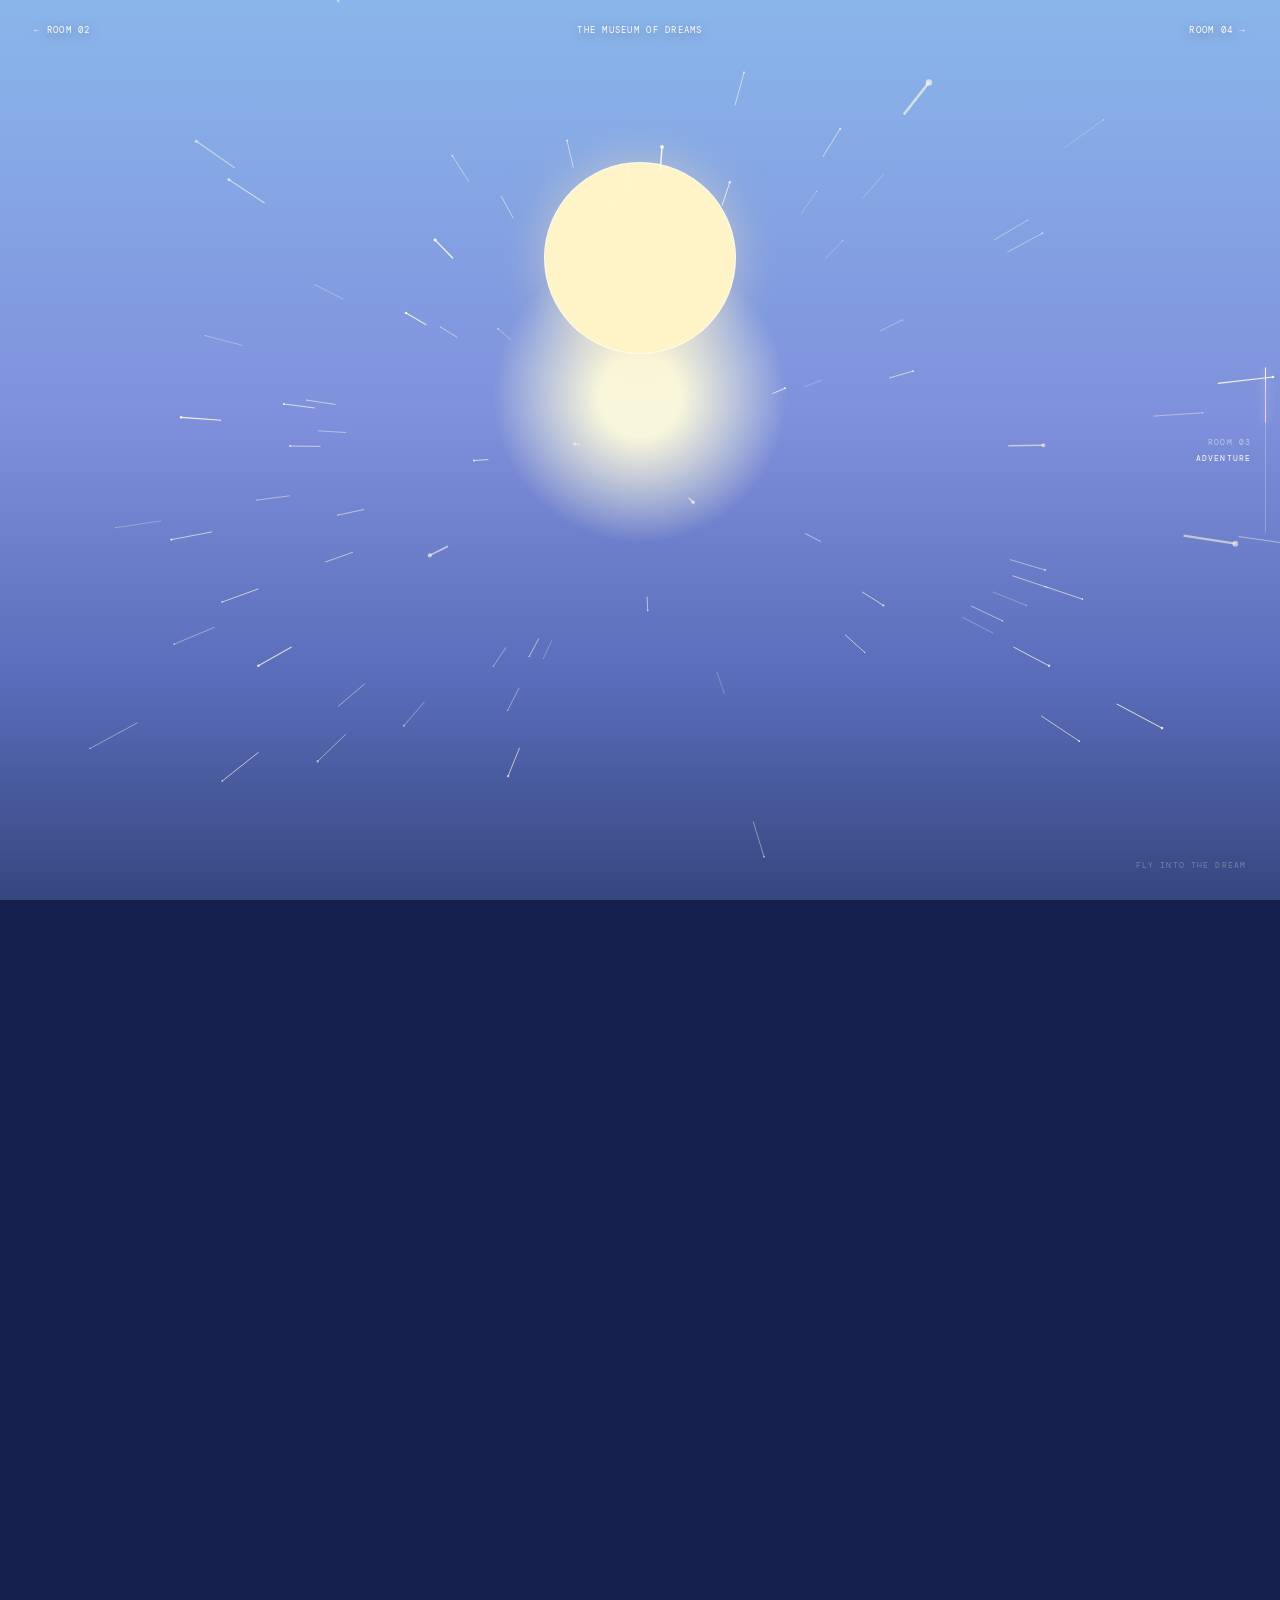
<file: adventure-v3.html>
<!DOCTYPE html>
<html lang="en">
<head>
  <meta charset="UTF-8">
  <meta name="viewport" content="width=device-width, initial-scale=1.0">
  <meta name="theme-color" content="#8298d8">
  <meta name="description" content="Adventure — Room 03 of The Museum of Dreams.">
  <title>Adventure — The Museum of Dreams</title>

  <link rel="preconnect" href="https://fonts.googleapis.com">
  <link rel="preconnect" href="https://fonts.gstatic.com" crossorigin>
  <link href="https://fonts.googleapis.com/css2?family=DM+Mono:wght@300;400&family=Italiana&family=Playfair+Display:ital,wght@0,400;1,400&display=swap" rel="stylesheet">
  <link rel="stylesheet" href="adventure.css?v=4">
</head>

<body class="adventure-page">
  <div class="adventure-world" aria-hidden="true">
    <div class="base-sky"></div>
    <div class="clear-sun"></div>

    <div class="sunset sunset-golden">
      <span class="sunset-sun"></span>
    </div>
    <div class="sunset sunset-electric">
      <span class="sunset-sun"></span>
    </div>
    <div class="sunset sunset-last-light">
      <span class="sunset-sun"></span>
    </div>

    <canvas id="adventure-canvas"></canvas>

    <div class="cloud-tunnel">
      <span class="tunnel-cloud cloud-1"></span>
      <span class="tunnel-cloud cloud-2"></span>
      <span class="tunnel-cloud cloud-3"></span>
      <span class="tunnel-cloud cloud-4"></span>
      <span class="tunnel-cloud cloud-5"></span>
      <span class="tunnel-cloud cloud-6"></span>
      <span class="tunnel-cloud cloud-7"></span>
      <span class="tunnel-cloud cloud-8"></span>
    </div>

    <div class="inverted-forest">
      <svg class="forest-svg" viewBox="0 0 1200 900" preserveAspectRatio="xMidYMin slice">
        <g class="tree tree-left">
          <path class="tree-trunk" d="M170 -20 C155 145 195 245 166 385 C140 510 181 612 165 735"></path>
          <path class="tree-branch" d="M170 285 C115 340 70 390 35 475 M170 385 C240 430 282 498 315 575 M166 515 C105 570 78 635 52 715"></path>
          <circle class="tree-crown" cx="80" cy="730" r="105"></circle>
          <circle class="tree-crown" cx="177" cy="795" r="143"></circle>
          <circle class="tree-crown" cx="292" cy="745" r="112"></circle>
        </g>

        <g class="tree tree-centre">
          <path class="tree-trunk" d="M600 -20 C580 150 625 285 595 430 C568 560 620 665 600 790"></path>
          <path class="tree-branch" d="M600 270 C525 325 468 398 420 500 M600 390 C687 445 742 526 790 620 M598 555 C520 610 478 692 445 790"></path>
          <circle class="tree-crown" cx="480" cy="755" r="125"></circle>
          <circle class="tree-crown" cx="610" cy="832" r="166"></circle>
          <circle class="tree-crown" cx="753" cy="770" r="132"></circle>
        </g>

        <g class="tree tree-right">
          <path class="tree-trunk" d="M1030 -20 C1050 155 1008 260 1035 405 C1060 530 1015 635 1034 760"></path>
          <path class="tree-branch" d="M1030 300 C968 355 925 418 888 510 M1033 412 C1098 460 1148 530 1182 610 M1034 550 C1090 608 1128 672 1150 750"></path>
          <circle class="tree-crown" cx="913" cy="755" r="110"></circle>
          <circle class="tree-crown" cx="1035" cy="813" r="150"></circle>
          <circle class="tree-crown" cx="1155" cy="770" r="118"></circle>
        </g>
      </svg>

      <span class="luminous-leaf leaf-1"></span>
      <span class="luminous-leaf leaf-2"></span>
      <span class="luminous-leaf leaf-3"></span>
      <span class="luminous-leaf leaf-4"></span>
      <span class="luminous-leaf leaf-5"></span>
    </div>

    <div class="impossible-horizon">
      <div class="mirror-top"></div>
      <div class="mirror-line"></div>
      <div class="mirror-bottom"></div>
    </div>

    <div class="romance-light">
      <span class="romance-halo"></span>
      <span class="romance-core"></span>
    </div>
  </div>

  <header class="adventure-header">
    <a href="childhood.html">← ROOM 02</a>
    <p>THE MUSEUM OF DREAMS</p>
    <a href="romance.html">ROOM 04 →</a>
  </header>

  <aside class="room-index">
    <span>ROOM 03</span>
    <strong>ADVENTURE</strong>
  </aside>

  <section class="narration-stage" aria-live="polite">
    <div class="adventure-narration" id="adventure-narration">
      <p class="narration-label">ROOM 03 · ADVENTURE</p>
      <h1>The sky starts here.<em>And gravity ends.</em></h1>
    </div>
  </section>

  <aside class="science-note" id="science-note">
    <span class="science-number" id="science-number">03.1</span>
    <div class="science-content">
      <strong id="science-title">FLYING DREAMS</strong>
      <p id="science-text">In one student sample, 48.3% reported having experienced a flying dream.</p>
      <a id="science-source" href="https://link.springer.com/article/10.1023/B:DREM.0000003144.40929.0b" target="_blank" rel="noopener noreferrer">VIEW STUDY ↗</a>
    </div>
  </aside>

  <div class="scroll-progress"><span id="scroll-progress-fill"></span></div>
  <p class="scroll-message" id="scroll-message">FLY INTO THE DREAM</p>

  <section class="romance-gate" id="romance-gate">
    <p class="romance-introduction">Everything keeps changing.</p>
    <h2>Except for<em>one small light.</em></h2>
    <p class="romance-sentence">A moment ago, you were somewhere else.<br>Now, someone is here.</p>
    <a href="romance.html" id="follow-glow" class="follow-glow">
      <span>FOLLOW THE GLOW</span>
      <small>ROOM 04 · ROMANCE</small>
    </a>
  </section>

  <main class="adventure-scroll"></main>
  <div class="romance-transition" aria-hidden="true"></div>
  <script src="adventure.js?v=4"></script>
</body>
</html>
</file>
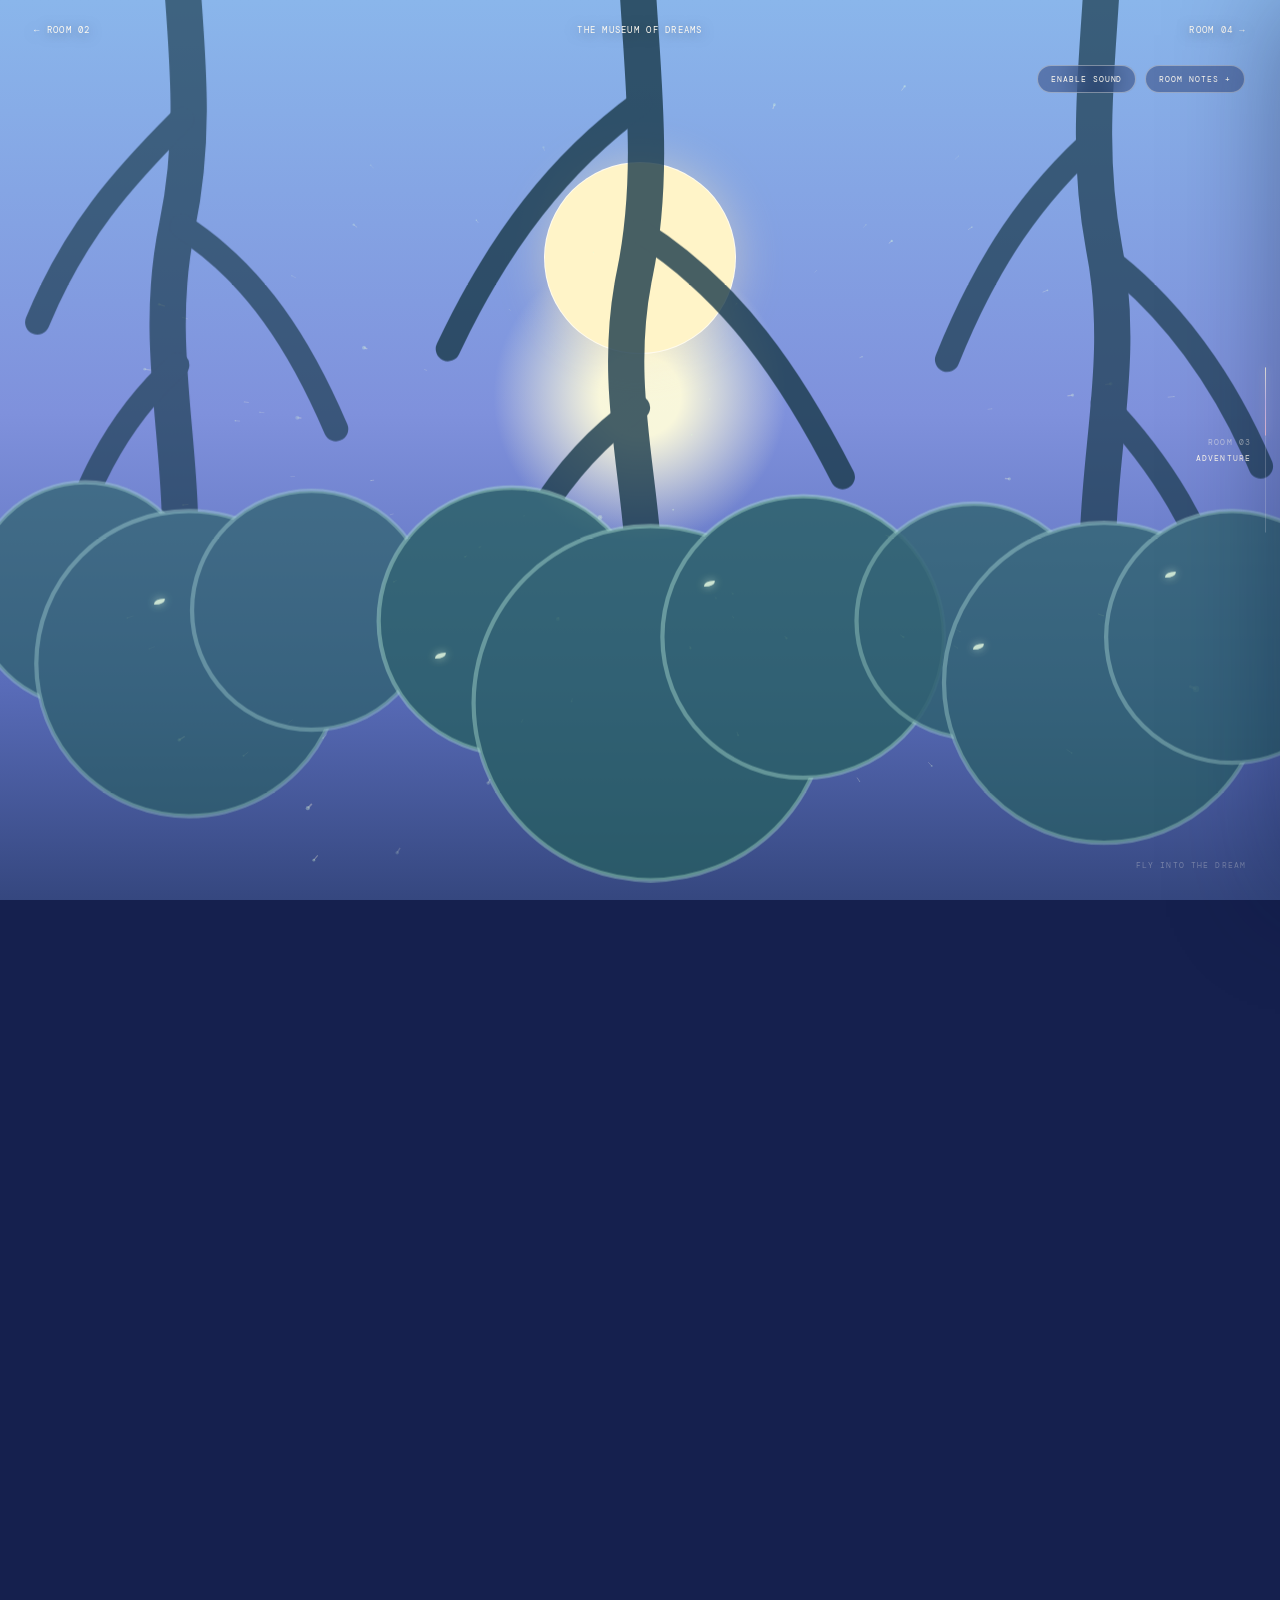
<file: adventure.html>
<!DOCTYPE html>
<html lang="en">
<head>
  <meta charset="UTF-8">
  <meta name="viewport" content="width=device-width, initial-scale=1.0">
  <meta name="theme-color" content="#8298d8">
  <meta name="description" content="Adventure — Room 03 of The Museum of Dreams.">
  <title>Adventure — The Museum of Dreams</title>

  <link rel="preconnect" href="https://fonts.googleapis.com">
  <link rel="preconnect" href="https://fonts.gstatic.com" crossorigin>
  <link href="https://fonts.googleapis.com/css2?family=DM+Mono:wght@300;400&family=Italiana&family=Playfair+Display:ital,wght@0,400;1,400&display=swap" rel="stylesheet">
  <link rel="stylesheet" href="adventure.css?v=5">
</head>

<body class="adventure-page">
  <div class="adventure-world" aria-hidden="true">
    <div class="base-sky"></div>
    <div class="clear-sun"></div>

    <div class="sunset sunset-golden">
      <span class="sunset-sun"></span>
    </div>
    <div class="sunset sunset-electric">
      <span class="sunset-sun"></span>
    </div>
    <div class="sunset sunset-last-light">
      <span class="sunset-sun"></span>
    </div>

    <canvas id="adventure-canvas"></canvas>

    <div class="cloud-tunnel">
      <span class="tunnel-cloud cloud-1"></span>
      <span class="tunnel-cloud cloud-2"></span>
      <span class="tunnel-cloud cloud-3"></span>
      <span class="tunnel-cloud cloud-4"></span>
      <span class="tunnel-cloud cloud-5"></span>
      <span class="tunnel-cloud cloud-6"></span>
      <span class="tunnel-cloud cloud-7"></span>
      <span class="tunnel-cloud cloud-8"></span>
    </div>

    <div class="inverted-forest">
      <svg class="forest-svg" viewBox="0 0 1200 900" preserveAspectRatio="xMidYMin slice">
        <g class="tree tree-left">
          <path class="tree-trunk" d="M170 -20 C155 145 195 245 166 385 C140 510 181 612 165 735"></path>
          <path class="tree-branch" d="M170 285 C115 340 70 390 35 475 M170 385 C240 430 282 498 315 575 M166 515 C105 570 78 635 52 715"></path>
          <circle class="tree-crown" cx="80" cy="730" r="105"></circle>
          <circle class="tree-crown" cx="177" cy="795" r="143"></circle>
          <circle class="tree-crown" cx="292" cy="745" r="112"></circle>
        </g>

        <g class="tree tree-centre">
          <path class="tree-trunk" d="M600 -20 C580 150 625 285 595 430 C568 560 620 665 600 790"></path>
          <path class="tree-branch" d="M600 270 C525 325 468 398 420 500 M600 390 C687 445 742 526 790 620 M598 555 C520 610 478 692 445 790"></path>
          <circle class="tree-crown" cx="480" cy="755" r="125"></circle>
          <circle class="tree-crown" cx="610" cy="832" r="166"></circle>
          <circle class="tree-crown" cx="753" cy="770" r="132"></circle>
        </g>

        <g class="tree tree-right">
          <path class="tree-trunk" d="M1030 -20 C1050 155 1008 260 1035 405 C1060 530 1015 635 1034 760"></path>
          <path class="tree-branch" d="M1030 300 C968 355 925 418 888 510 M1033 412 C1098 460 1148 530 1182 610 M1034 550 C1090 608 1128 672 1150 750"></path>
          <circle class="tree-crown" cx="913" cy="755" r="110"></circle>
          <circle class="tree-crown" cx="1035" cy="813" r="150"></circle>
          <circle class="tree-crown" cx="1155" cy="770" r="118"></circle>
        </g>
      </svg>

      <span class="luminous-leaf leaf-1"></span>
      <span class="luminous-leaf leaf-2"></span>
      <span class="luminous-leaf leaf-3"></span>
      <span class="luminous-leaf leaf-4"></span>
      <span class="luminous-leaf leaf-5"></span>
    </div>

    <div class="impossible-horizon">
      <div class="mirror-top"></div>
      <div class="mirror-line"></div>
      <div class="mirror-bottom"></div>
    </div>

    <div class="romance-light">
      <span class="romance-halo"></span>
      <span class="romance-core"></span>
    </div>
  </div>

  <header class="adventure-header">
    <a href="childhood.html">← ROOM 02</a>
    <p>THE MUSEUM OF DREAMS</p>
    <a href="romance.html">ROOM 04 →</a>
  </header>
<!-- ==========================================
     OUTILS DE LA SALLE
=========================================== -->

<div class="adventure-tools">

  <button
    type="button"
    class="adventure-tool-button"
    id="adventure-sound-button"
    aria-pressed="false"
  >
    ENABLE SOUND
  </button>

  <button
    type="button"
    class="adventure-tool-button"
    id="adventure-notes-button"
    aria-controls="adventure-notes-panel"
    aria-expanded="false"
  >
    ROOM NOTES +
  </button>

</div>


<button
  type="button"
  class="adventure-notes-backdrop"
  id="adventure-notes-backdrop"
  aria-label="Close room notes"
  tabindex="-1"
></button>


<aside
  class="adventure-notes-panel"
  id="adventure-notes-panel"
  aria-hidden="true"
>

  <div class="adventure-notes-heading">

    <div>

      <span>
        ROOM 03 · CURATORIAL FILE
      </span>

      <h2>
        ADVENTURE
      </h2>

    </div>

    <button
      type="button"
      id="adventure-notes-close"
      aria-label="Close room notes"
    >
      CLOSE ×
    </button>

  </div>


  <section class="adventure-note-section">

    <span class="adventure-note-number">
      RESEARCH 03.A
    </span>

    <h3>
      FLIGHT AS A REPORTED DREAM THEME
    </h3>

    <p>
      In a questionnaire completed by 1,181
      first-year Canadian university students,
      48.3% reported having experienced a
      flying dream at least once.
    </p>

    <a
      href="https://link.springer.com/article/10.1023/B:DREM.0000003144.40929.0b"
      target="_blank"
      rel="noopener noreferrer"
    >
      NIELSEN ET AL. · 2003 ↗
    </a>

  </section>


  <section class="adventure-note-section">

    <span class="adventure-note-number">
      RESEARCH 03.B
    </span>

    <h3>
      FLIGHT AND LUCIDITY
    </h3>

    <p>
      In 1,910 dream reports from 191 participants,
      people reporting flying dreams were more likely
      to also report lucid, pre-lucid or false-awakening
      dreams. This was an association, not proof that
      flight produces lucidity.
    </p>

    <a
      href="https://doi.org/10.1037/h0094325"
      target="_blank"
      rel="noopener noreferrer"
    >
      BARRETT · 1991 ↗
    </a>

  </section>


  <section class="adventure-note-section">

    <span class="adventure-note-number">
      RESEARCH 03.C
    </span>

    <h3>
      WHEN ONE PLACE BECOMES ANOTHER
    </h3>

    <p>
      In a small experiment using 20 dream reports
      containing complete scene and plot discontinuities,
      judges distinguished intact reports from artificially
      spliced reports only 57% of the time.
    </p>

    <a
      href="https://academic.oup.com/sleepadvances/article/6/1/zpae093/7924184"
      target="_blank"
      rel="noopener noreferrer"
    >
      STICKGOLD &amp; SANGODEYI · 2025 ↗
    </a>

  </section>


  <section class="adventure-note-section physical-adventure-note">

    <span class="adventure-note-number">
      PHYSICAL TRANSLATION
    </span>

    <h3>
      HOW THIS BECOMES A REAL GALLERY
    </h3>

    <ul>

      <li>
        Visitors enter through a raised walkway above
        an LED cloud floor, accompanied by directional air.
      </li>

      <li>
        A projection tunnel makes clouds and stars accelerate
        around the visitor without requiring a headset.
      </li>

      <li>
        Suspended inverted trees descend into the circulation
        path using lightweight sculptural forms.
      </li>

      <li>
        Three connected chambers reproduce three sunsets
        through light, temperature and spatial sound.
      </li>

      <li>
        The final horizon folds through mirrored projection
        before revealing the light of Room 04.
      </li>

    </ul>

  </section>


  <p class="adventure-research-caveat">

    The room transforms reported dream patterns into
    an artistic installation. These studies describe
    specific samples and do not establish universal
    meanings for flying or falling dreams.

  </p>

</aside>
  <aside class="room-index">
    <span>ROOM 03</span>
    <strong>ADVENTURE</strong>
  </aside>

  <section class="narration-stage" aria-live="polite">
    <div class="adventure-narration" id="adventure-narration">
      <p class="narration-label">ROOM 03 · ADVENTURE</p>
      <h1>The sky starts here.<em>And gravity ends.</em></h1>
    </div>
  </section>

  <aside class="science-note" id="science-note">
    <span class="science-number" id="science-number">03.1</span>
    <div class="science-content">
      <strong id="science-title">FLYING DREAMS</strong>
      <p id="science-text">In one student sample, 48.3% reported having experienced a flying dream.</p>
      <a id="science-source" href="https://link.springer.com/article/10.1023/B:DREM.0000003144.40929.0b" target="_blank" rel="noopener noreferrer">VIEW STUDY ↗</a>
    </div>
  </aside>

  <div class="scroll-progress"><span id="scroll-progress-fill"></span></div>
  <p class="scroll-message" id="scroll-message">FLY INTO THE DREAM</p>

  <section class="romance-gate" id="romance-gate">
    <p class="romance-introduction">Everything keeps changing.</p>
    <h2>Except for<em>one small light.</em></h2>
    <p class="romance-sentence">

  Someone is waiting
  <br>

  for you.

</p>
    <a href="romance.html" id="follow-glow" class="follow-glow">
      <span>FOLLOW THE GLOW</span>
      <small>ROOM 04 · ROMANCE</small>
    </a>
  </section>

  <main class="adventure-scroll"></main>
  <div class="romance-transition" aria-hidden="true"></div>
  <script src="adventure.js?v=5"></script>
</body>
</html>
</file>
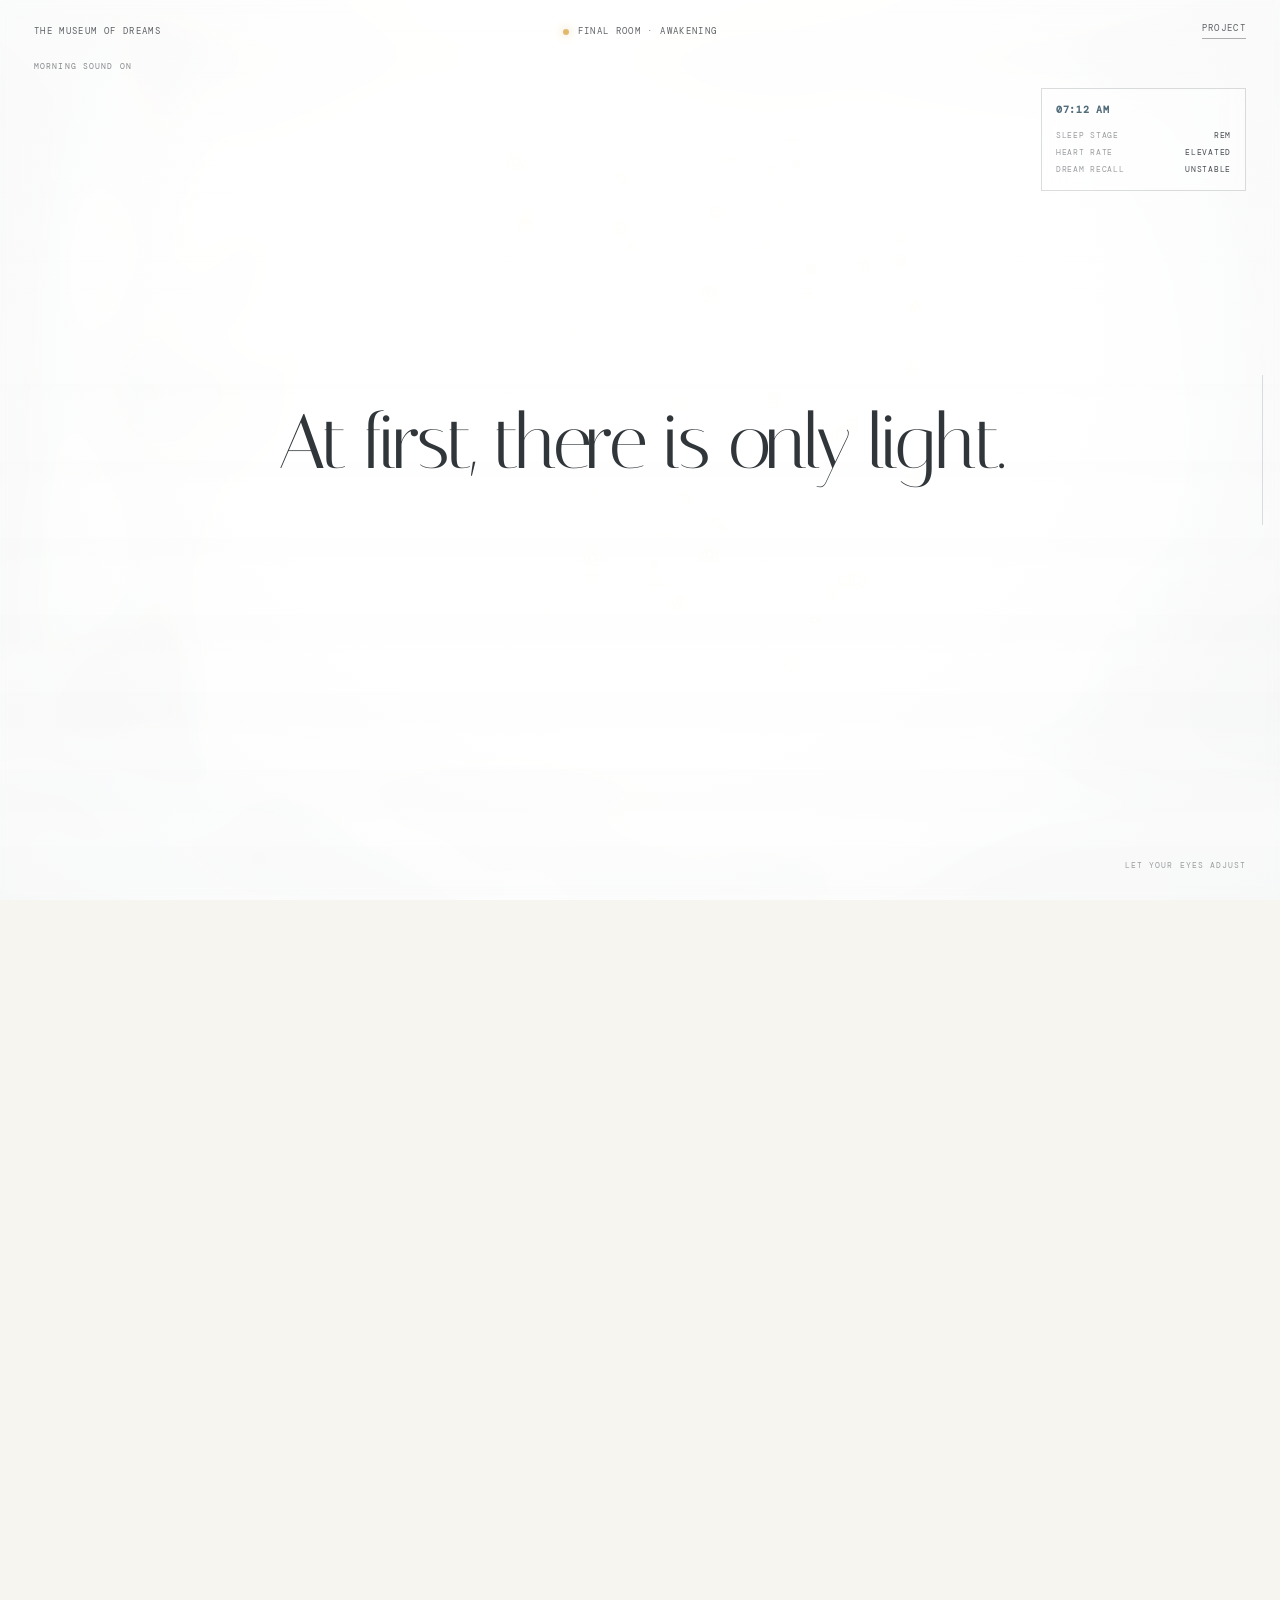
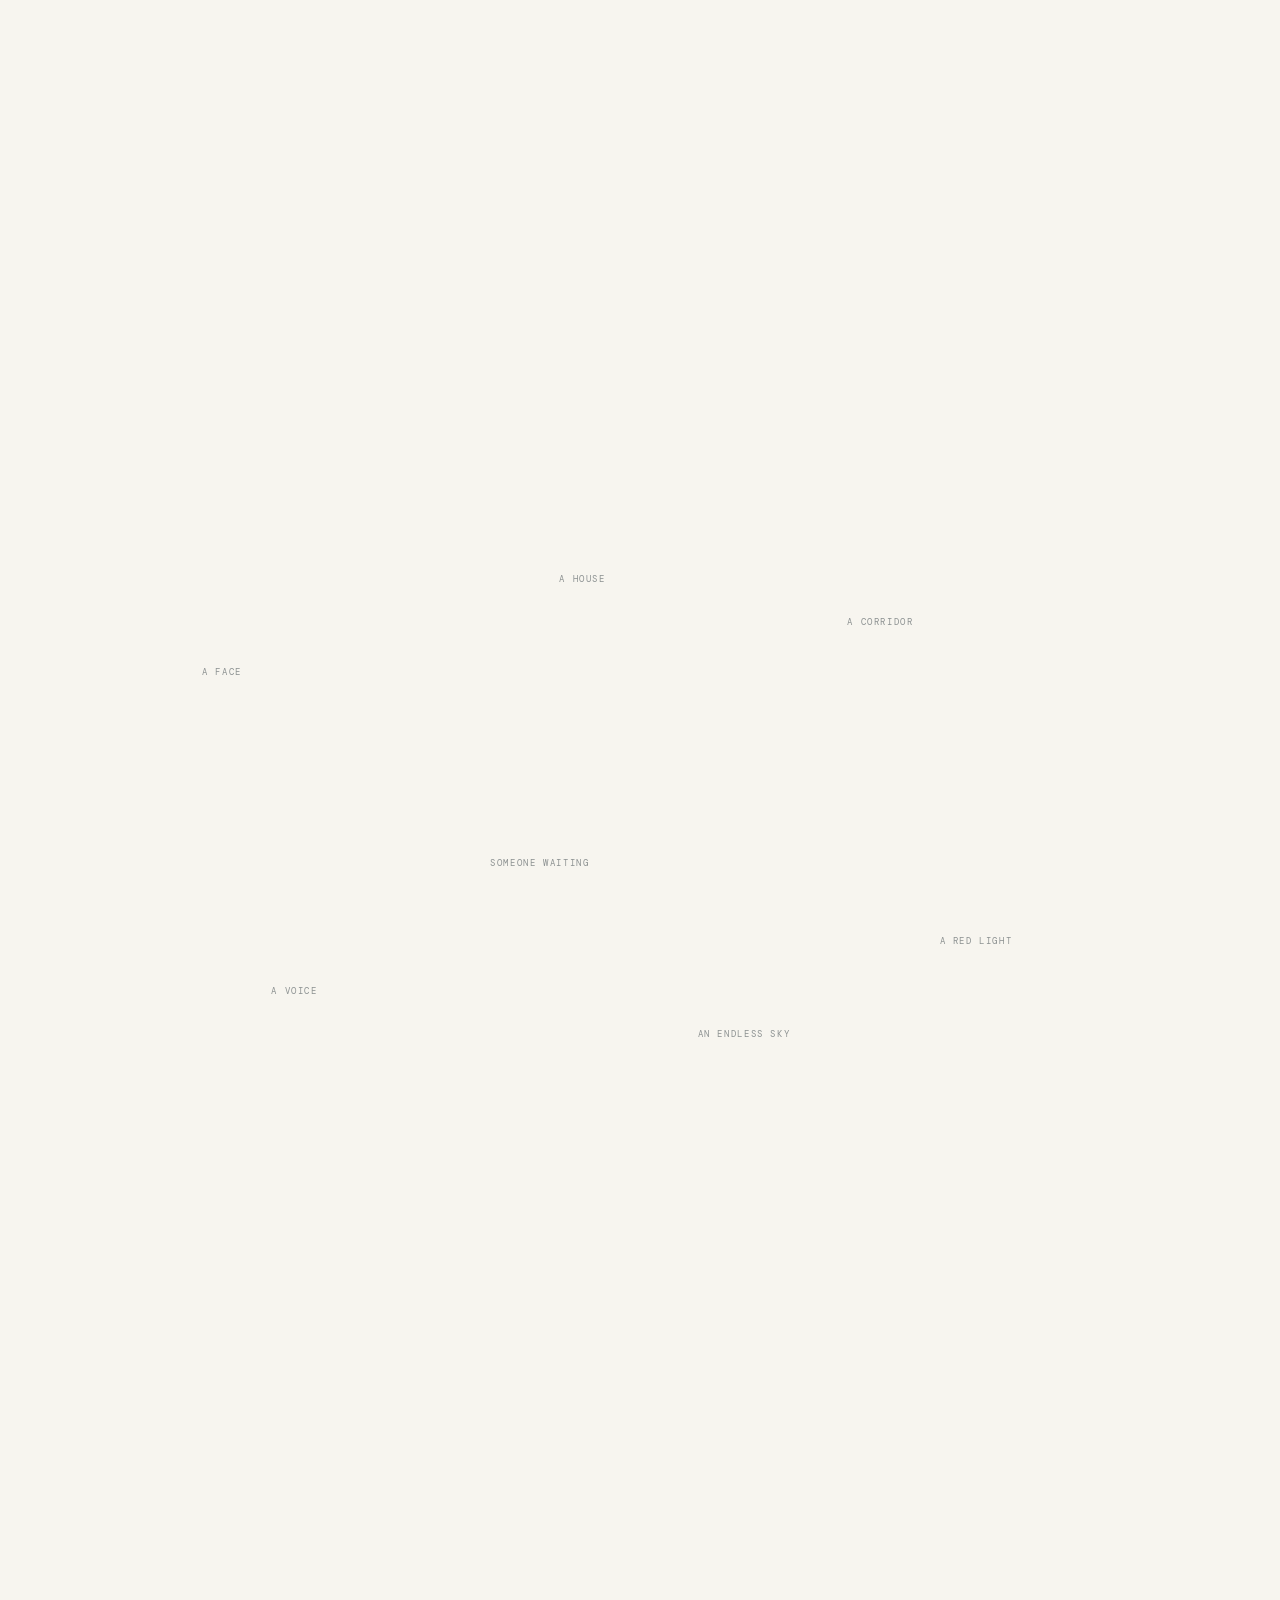
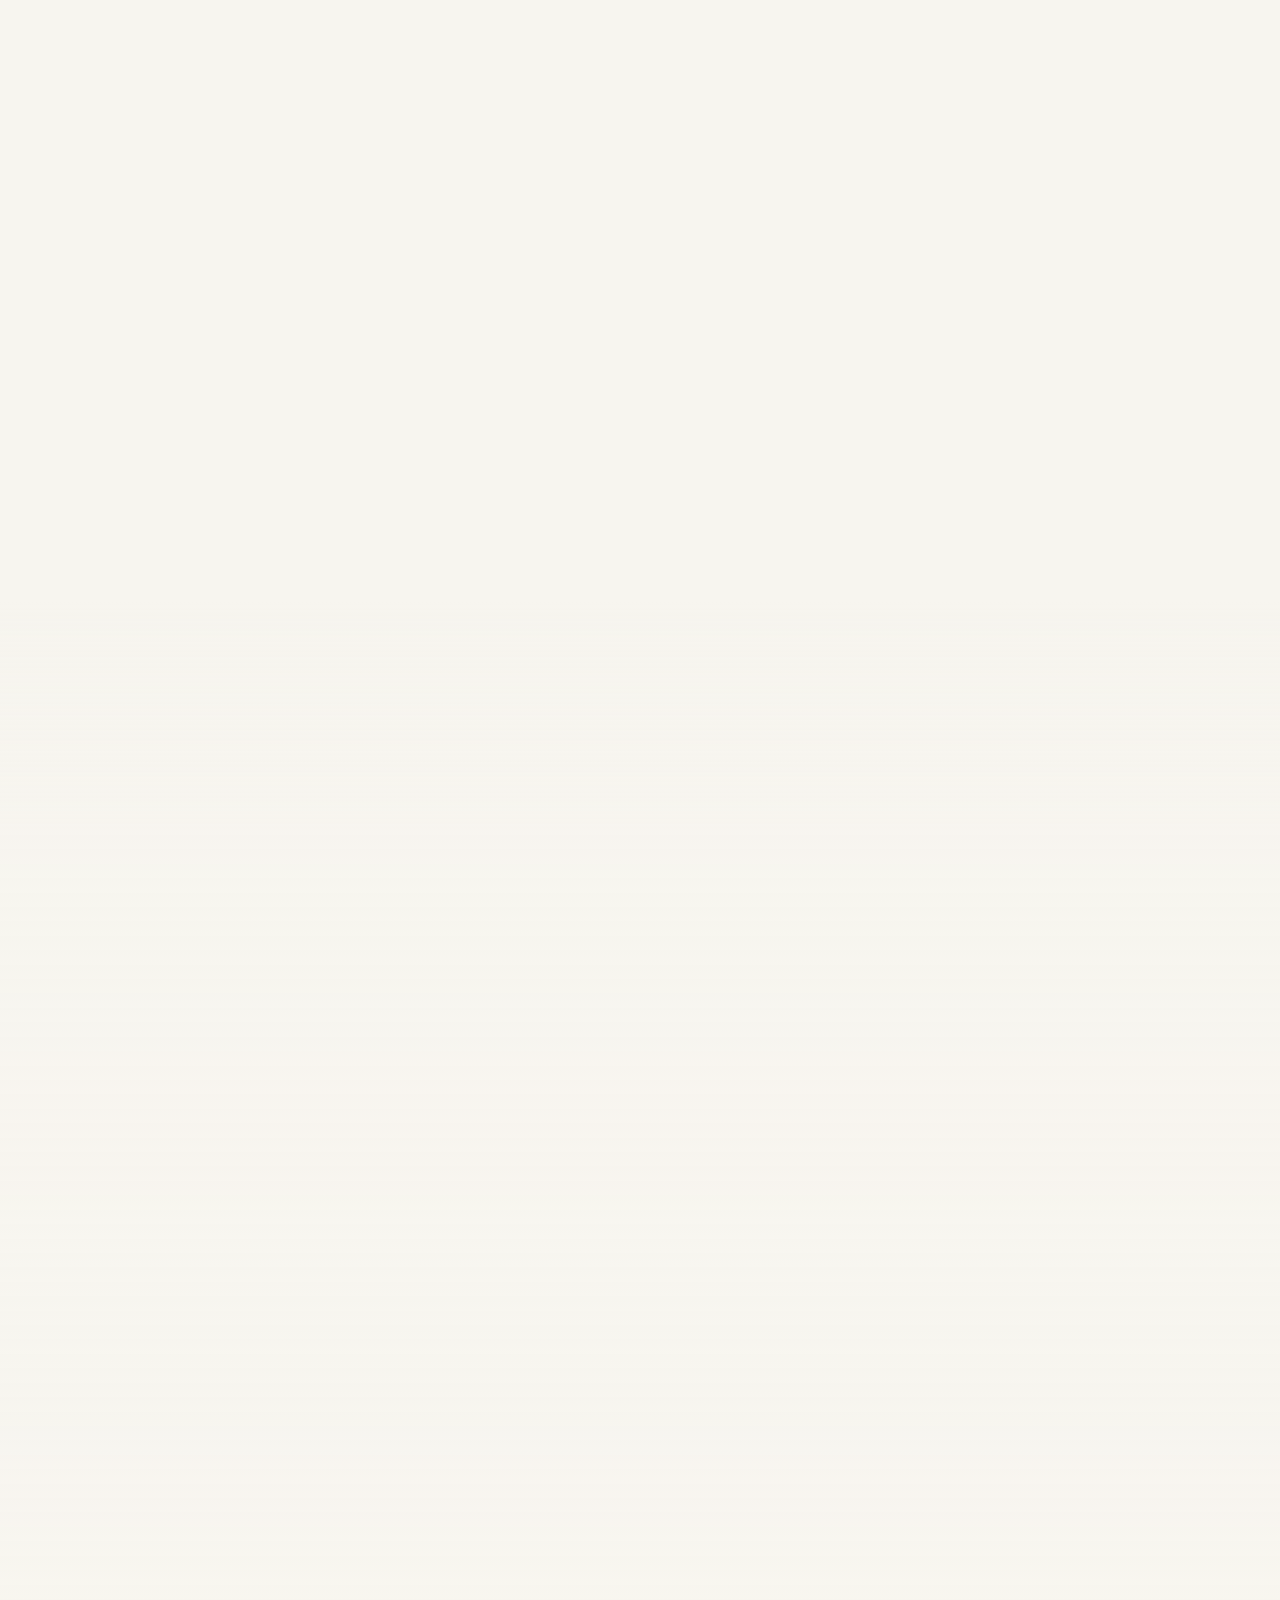
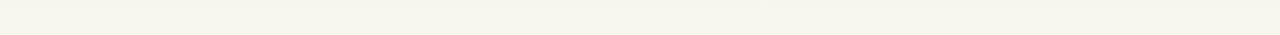
<file: awakening.html>
<!DOCTYPE html>
<html lang="en">

<head>
  <meta charset="UTF-8">

  <meta
    name="viewport"
    content="width=device-width, initial-scale=1.0"
  >

  <meta
    name="theme-color"
    content="#f5f3ed"
  >

  <meta
    name="description"
    content="Awakening — the final room of The Museum of Dreams."
  >

  <title>
    Awakening — Museum of Dreams
  </title>

  <link
    rel="preconnect"
    href="https://fonts.googleapis.com"
  >

  <link
    rel="preconnect"
    href="https://fonts.gstatic.com"
    crossorigin
  >

  <link
    href="https://fonts.googleapis.com/css2?family=DM+Mono:wght@300;400&family=Gloock&family=Italiana&display=swap"
    rel="stylesheet"
  >

  <link
    rel="preload"
    as="image"
    href="./awakening-room.png"
  >

  <link
    rel="stylesheet"
    href="./awakening.css?v=1"
  >
</head>

<body
  class="awakening-page"
  data-scene="light"
>

  <div
    class="awakening-world"
    aria-hidden="true"
  >

    <img
      class="room-image"
      src="./awakening-room.png"
      alt=""
    >

    <div class="morning-haze"></div>

    <div class="focus-layer"></div>

    <div class="dream-echo echo-one"></div>

    <div class="dream-echo echo-two"></div>

    <div
      class="dust-field"
      id="dust-field"
    ></div>

    <div class="arrival-white"></div>

  </div>


  <header class="awakening-header">

    <a href="index.html">
      THE MUSEUM OF DREAMS
    </a>

    <div class="awakening-location">

      <span></span>

      FINAL ROOM · AWAKENING

    </div>

    <a href="case-study.html">
      PROJECT
    </a>

  </header>
<button
  class="morning-sound-toggle"
  id="morning-sound-toggle"
  type="button"
  aria-pressed="true"
>
  MORNING SOUND ON
</button>

  <aside class="wake-monitor">

    <strong>
      07:12 AM
    </strong>

    <dl>

      <div>

        <dt>
          SLEEP STAGE
        </dt>

        <dd id="sleep-state">
          REM
        </dd>

      </div>

      <div>

        <dt>
          HEART RATE
        </dt>

        <dd id="heart-state">
          SETTLING
        </dd>

      </div>

      <div>

        <dt>
          DREAM RECALL
        </dt>

        <dd id="recall-state">
          FADING
        </dd>

      </div>

    </dl>

  </aside>


  <aside
    class="awakening-research"
    id="awakening-research"
  >

    <span>
      RESEARCH NOTE 07.1
    </span>

    <p>

      Dream memories can fade rapidly after
      waking, especially when attention moves
      immediately to another task.

    </p>

    <strong>
      RECALL · FRAGILE
    </strong>

  </aside>


  <div
    class="awakening-progress"
    aria-hidden="true"
  >

    <span id="awakening-progress-fill"></span>

  </div>


  <p
    class="awakening-cue"
    id="awakening-cue"
  >
    LET YOUR EYES ADJUST
  </p>


  <main class="awakening-story">


    <section
      class="awakening-beat is-active"
      data-scene="light"
    >

      <p class="simple-line">

        At first, there is only light.

      </p>

    </section>


    <section
      class="awakening-beat"
      data-scene="return"
    >

      <p class="simple-line">

        Then the world returns.

      </p>

    </section>


    <section
      class="awakening-beat title-beat"
      data-scene="title"
    >

      <div class="awakening-title">

        <small>
          FINAL ROOM
        </small>

        <h1>
          AWAKENING
        </h1>

        <p>
          The moment a dream becomes a memory.
        </p>

      </div>

    </section>


    <section
      class="awakening-beat"
      data-scene="feeling"
    >

      <p class="main-thought">

        You remember the feeling
        <br>

        <em>
          before you remember the dream.
        </em>

      </p>

    </section>


    <section
      class="awakening-beat"
      data-scene="fragments"
    >

      <div
        class="fragment-installation"
        aria-label="Fragments of the dream disappearing"
      >

        <span style="--x:12%; --y:25%; --delay:0s;">
          A FACE
        </span>

        <span style="--x:68%; --y:18%; --delay:0.5s;">
          A CORRIDOR
        </span>

        <span style="--x:76%; --y:63%; --delay:1s;">
          A RED LIGHT
        </span>

        <span style="--x:18%; --y:70%; --delay:1.4s;">
          A VOICE
        </span>

        <span style="--x:43%; --y:12%; --delay:0.8s;">
          A HOUSE
        </span>

        <span style="--x:55%; --y:76%; --delay:1.8s;">
          AN ENDLESS SKY
        </span>

        <span style="--x:37%; --y:52%; --delay:2.2s;">
          SOMEONE WAITING
        </span>

      </div>


      <div class="fragment-copy">

        <p>
          Some details remain.
        </p>

        <em>
          Others are already leaving.
        </em>

      </div>

    </section>


    <section
      class="awakening-beat"
      data-scene="question"
    >

      <div class="final-question">

        <small>
          THE NIGHT IS OVER
        </small>

        <h2>

          WHAT DO YOU
          <br>

          REMEMBER?

        </h2>

      </div>

    </section>


    <section
      class="awakening-beat exit-beat"
      data-scene="exit"
    >

      <div class="exit-introduction">

        <small>
          THE DREAM ENDS · THE COLLECTION CONTINUES
        </small>

        <h2>
          WHERE NEXT?
        </h2>

      </div>


      <div class="museum-exits">

        <a
          class="museum-exit observatory-exit"
          href="observatory.html"
        >

          <span>
            01 · RESEARCH SPACE
          </span>

          <h3>

            DREAM
            <br>

            OBSERVATORY

          </h3>

          <p>

            Explore the research, artists and
            creative decisions behind the exhibition.

          </p>

          <strong>
            VISIT THE OBSERVATORY →
          </strong>

        </a>


        <a
          class="museum-exit submit-exit"
          href="submit.html"
        >

          <span>
            02 · OPEN COLLECTION
          </span>

          <h3>

            SUBMIT
            <br>

            YOUR DREAM

          </h3>

          <p>

            Preserve a dream by adding it
            to the growing collection.

          </p>

          <strong>
            WRITE YOUR DREAM →
          </strong>

        </a>

      </div>

    </section>

  </main>


  <script src="./awakening.js?v=1"></script>

</body>

</html>
</file>
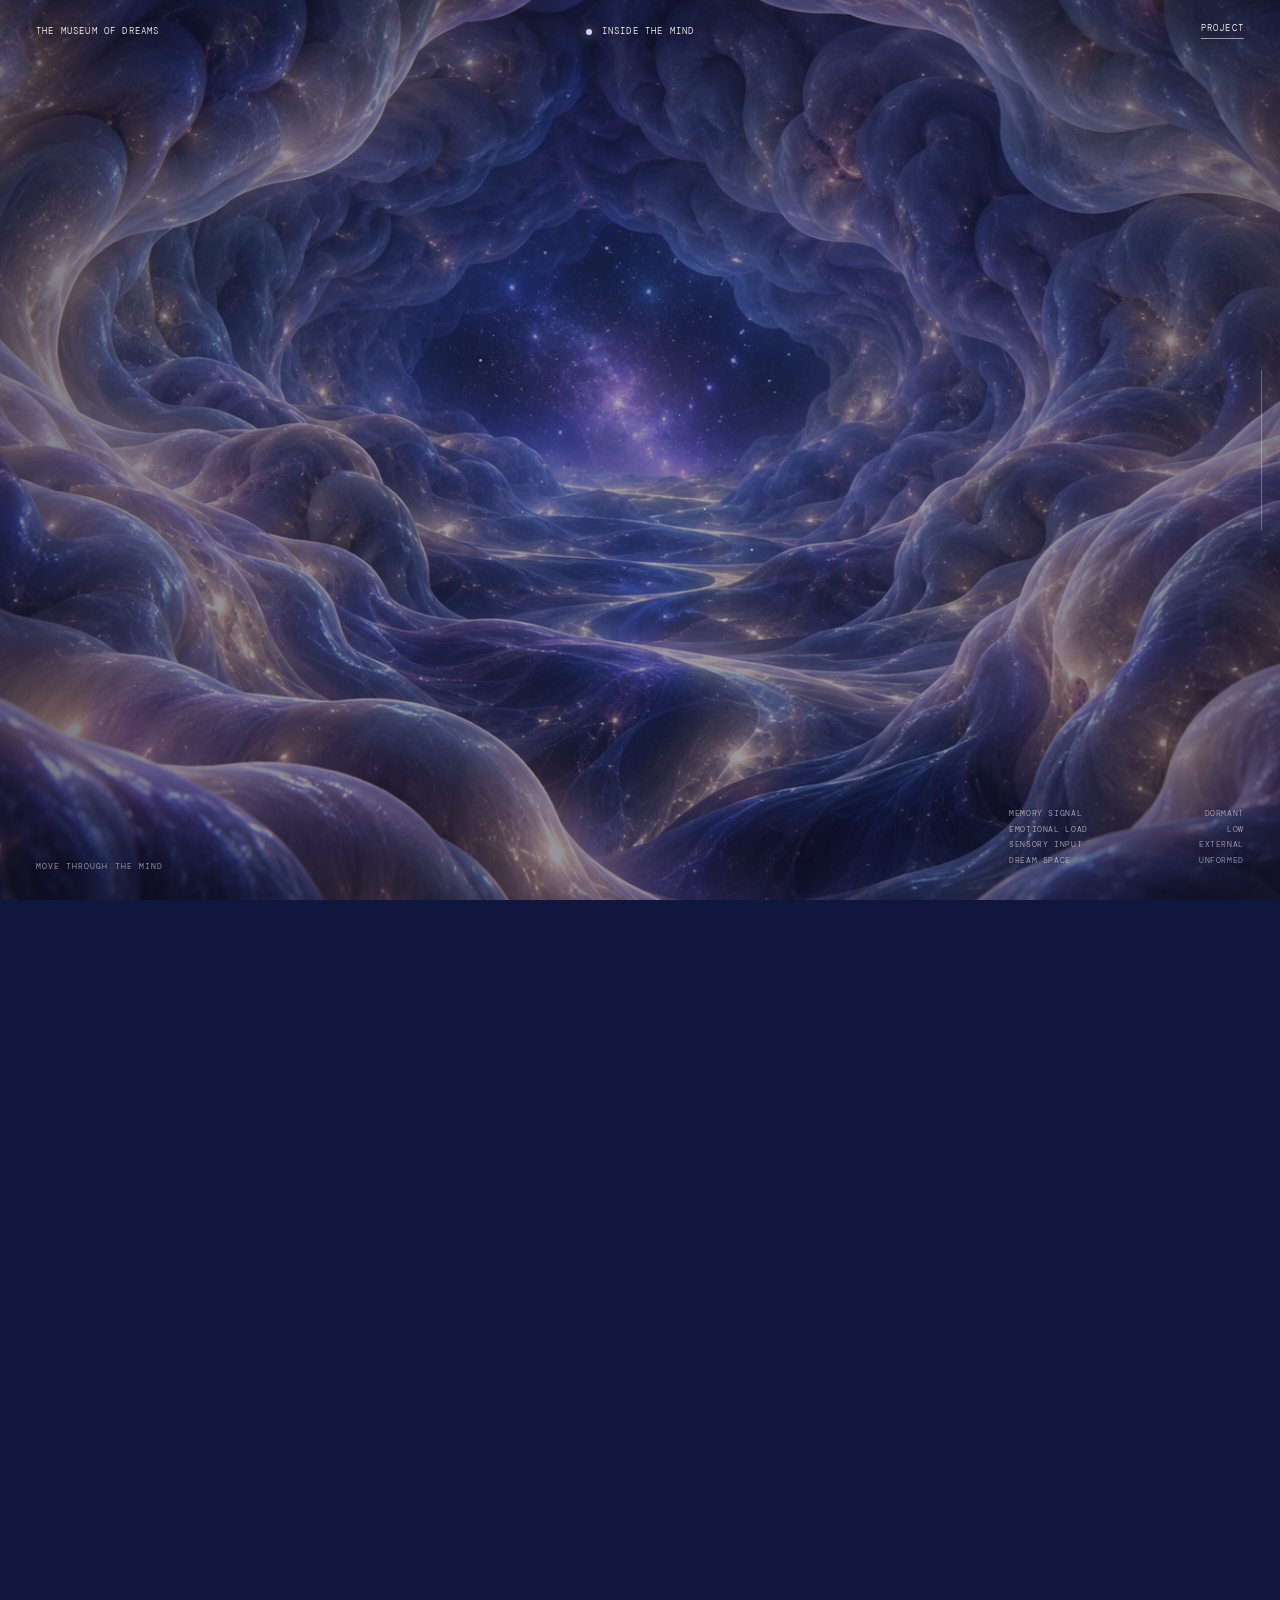
<file: brain.html>
<!DOCTYPE html>
<html lang="en">

<head>
  <meta charset="UTF-8">

  <meta
    name="viewport"
    content="width=device-width, initial-scale=1.0"
  >

  <meta
    name="theme-color"
    content="#10163d"
  >

  <meta
    name="description"
    content="Inside the dreaming mind — The Museum of Dreams."
  >

  <title>
    Inside the Mind — Museum of Dreams
  </title>

  <link
    rel="preconnect"
    href="https://fonts.googleapis.com"
  >

  <link
    rel="preconnect"
    href="https://fonts.gstatic.com"
    crossorigin
  >

  <link
    href="https://fonts.googleapis.com/css2?family=DM+Mono:wght@300;400&family=Gloock&family=Italiana&display=swap"
    rel="stylesheet"
  >

  <link
    rel="stylesheet"
    href="./brain.css?v=2"
  >
</head>


<body class="brain-page">

  <!-- INTÉRIEUR DU CERVEAU -->

  <div
    class="brain-world"
    aria-hidden="true"
  >
    <img
      class="brain-interior"
      src="./brain-interior-v2.png"
      alt=""
    >

    <div class="brain-colour"></div>

    <div class="central-starlight"></div>

    <canvas id="mind-dust"></canvas>
  </div>


  <!-- MATIÈRES DU RÊVE -->

  <div
    class="concepts"
    aria-hidden="true"
  >

    <div
      class="concept concept-memory"
      id="concept-memory"
    >
      <span style="--x:-80px; --y:-45px; --r:-14deg;">M</span>
      <span style="--x:45px; --y:65px; --r:9deg;">E</span>
      <span style="--x:-35px; --y:85px; --r:-8deg;">M</span>
      <span style="--x:90px; --y:-38px; --r:12deg;">O</span>
      <span style="--x:-60px; --y:30px; --r:-11deg;">R</span>
      <span style="--x:55px; --y:-75px; --r:15deg;">Y</span>
    </div>


    <div
      class="concept concept-emotion"
      id="concept-emotion"
    >
      EMOTION
    </div>


    <div
      class="concept concept-sensation"
      id="concept-sensation"
    >
      <span>S</span>
      <span>E</span>
      <span>N</span>
      <span>S</span>
      <span>A</span>
      <span>T</span>
      <span>I</span>
      <span>O</span>
      <span>N</span>
    </div>

  </div>


  <!-- PORTE DU MUSÉE -->

  <div
    class="museum-gate"
    aria-hidden="true"
  >
    <div class="gate-aura"></div>

    <div class="gate-stars"></div>

    <div class="gate-frame gate-frame-outer"></div>

    <div class="gate-frame gate-frame-inner"></div>

    <div class="gate-floor"></div>
  </div>


  <!-- NAVIGATION -->

  <header class="brain-header">

    <a href="sleep.html">
      THE MUSEUM OF DREAMS
    </a>

    <div class="brain-location">
      <span class="location-dot"></span>

      <span>
        INSIDE THE MIND
      </span>
    </div>

    <a href="case-study.html">
      PROJECT
    </a>

  </header>


  <!-- NARRATION -->

  <section
    class="brain-narration"
    aria-live="polite"
  >
    <p
      id="brain-sentence"
      class="brain-sentence"
    >
      THE OUTSIDE WORLD
      <em>IS GONE.</em>
    </p>
  </section>


  <!-- DONNÉES DU CERVEAU -->

  <aside class="mind-monitor">

    <p>
      <span>MEMORY SIGNAL</span>
      <strong id="memory-signal">DORMANT</strong>
    </p>

    <p>
      <span>EMOTIONAL LOAD</span>
      <strong id="emotion-signal">LOW</strong>
    </p>

    <p>
      <span>SENSORY INPUT</span>
      <strong id="sensory-signal">EXTERNAL</strong>
    </p>

    <p>
      <span>DREAM SPACE</span>
      <strong id="space-signal">UNFORMED</strong>
    </p>

  </aside>


  <!-- RÉVÉLATION DU MUSÉE -->

  <section
    class="museum-reveal"
    id="museum-reveal"
  >

    <p class="welcome-line">
      WELCOME TO
    </p>

    <h1>
      THE MUSEUM
      <br>
      <em>OF DREAMS</em>
    </h1>

    <p class="collection-line">
      THE COLLECTION BEGINS HERE
    </p>

    <a
      href="everyday.html"
      class="first-room"
      id="first-room"
    >
      <span>ROOM 01</span>

      <strong>THE EVERYDAY LOOP</strong>

      <small>ENTER →</small>
    </a>

  </section>


  <!-- PROGRESSION -->

  <p
    class="move-message"
    id="move-message"
  >
    MOVE THROUGH THE MIND
  </p>

  <div class="brain-progress">
    <span id="brain-progress-fill"></span>
  </div>


  <!-- ESPACE DE SCROLL -->

  <main class="brain-scroll"></main>


  <!-- TRANSITIONS -->

  <div
    class="arrival-flash"
    aria-hidden="true"
  ></div>

  <div
    class="room-transition"
    aria-hidden="true"
  ></div>


  <script src="./brain.js?v=2"></script>

</body>
</html>
</file>
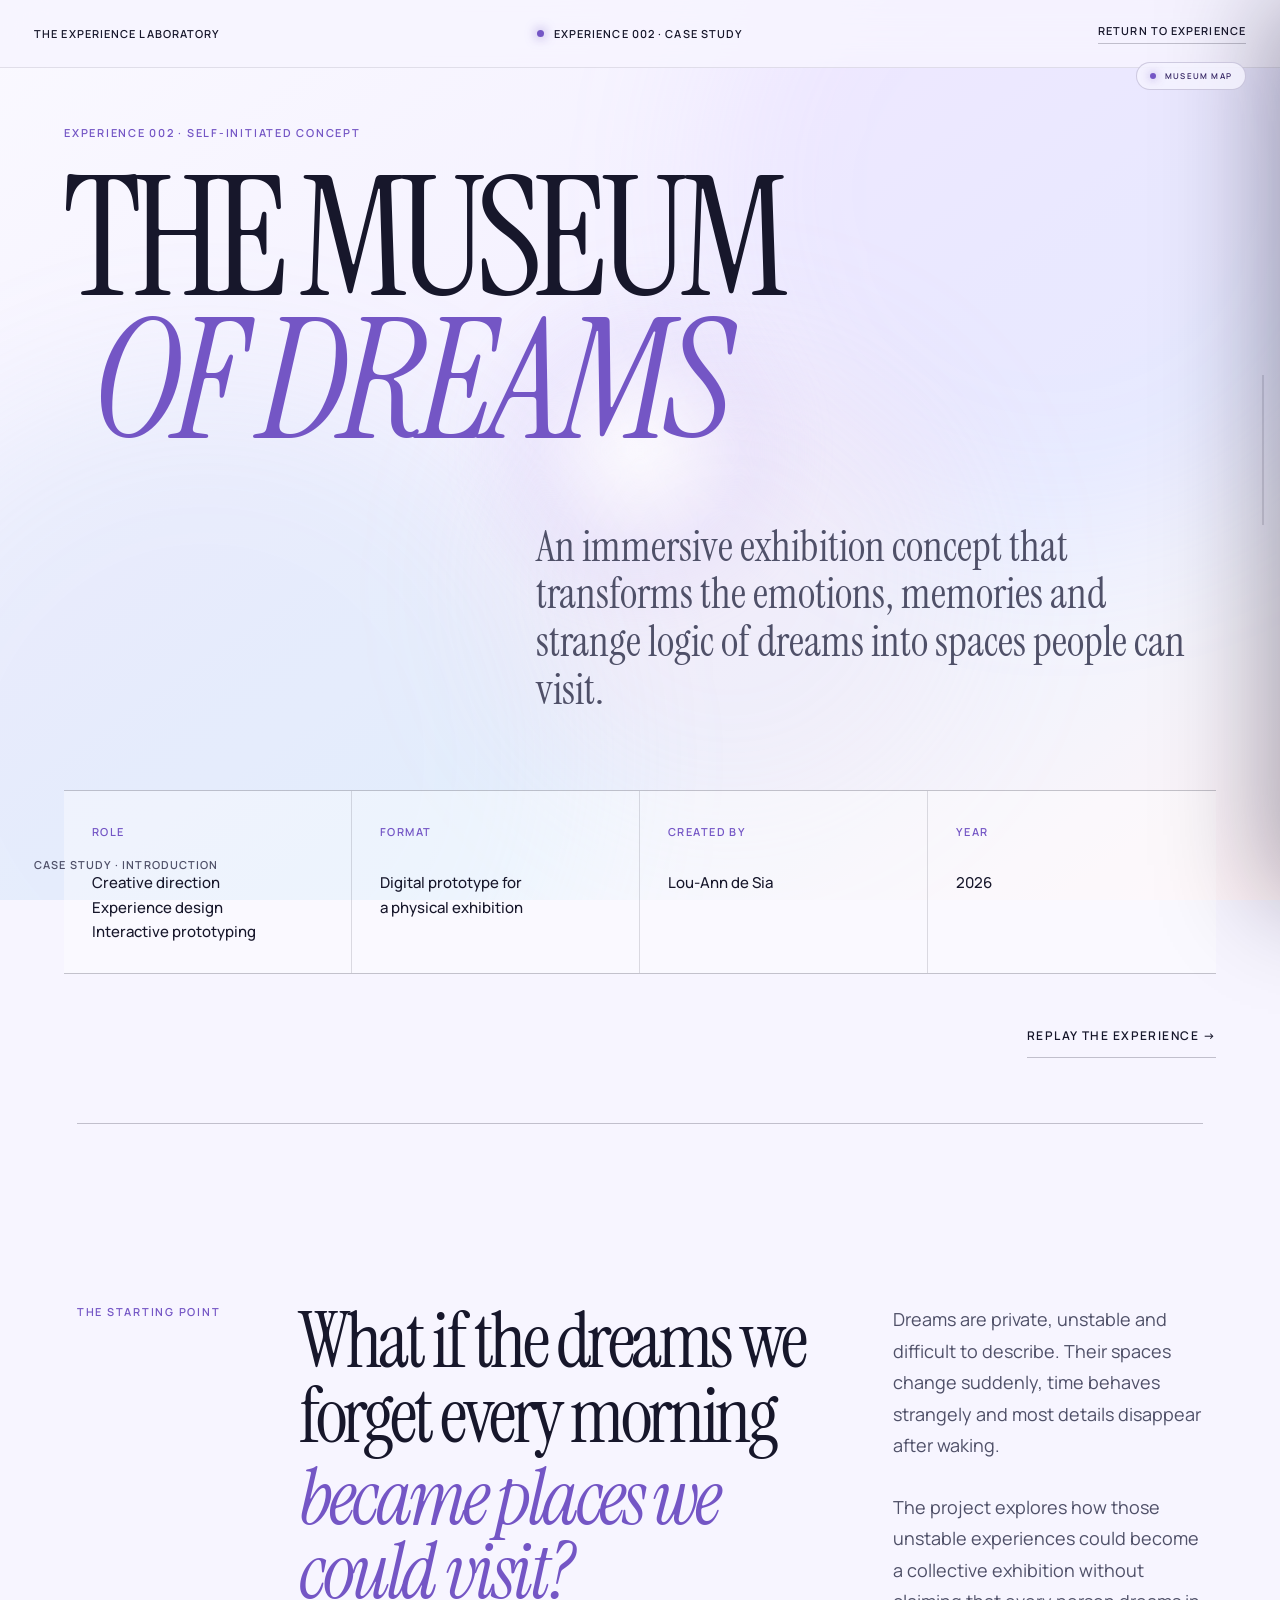
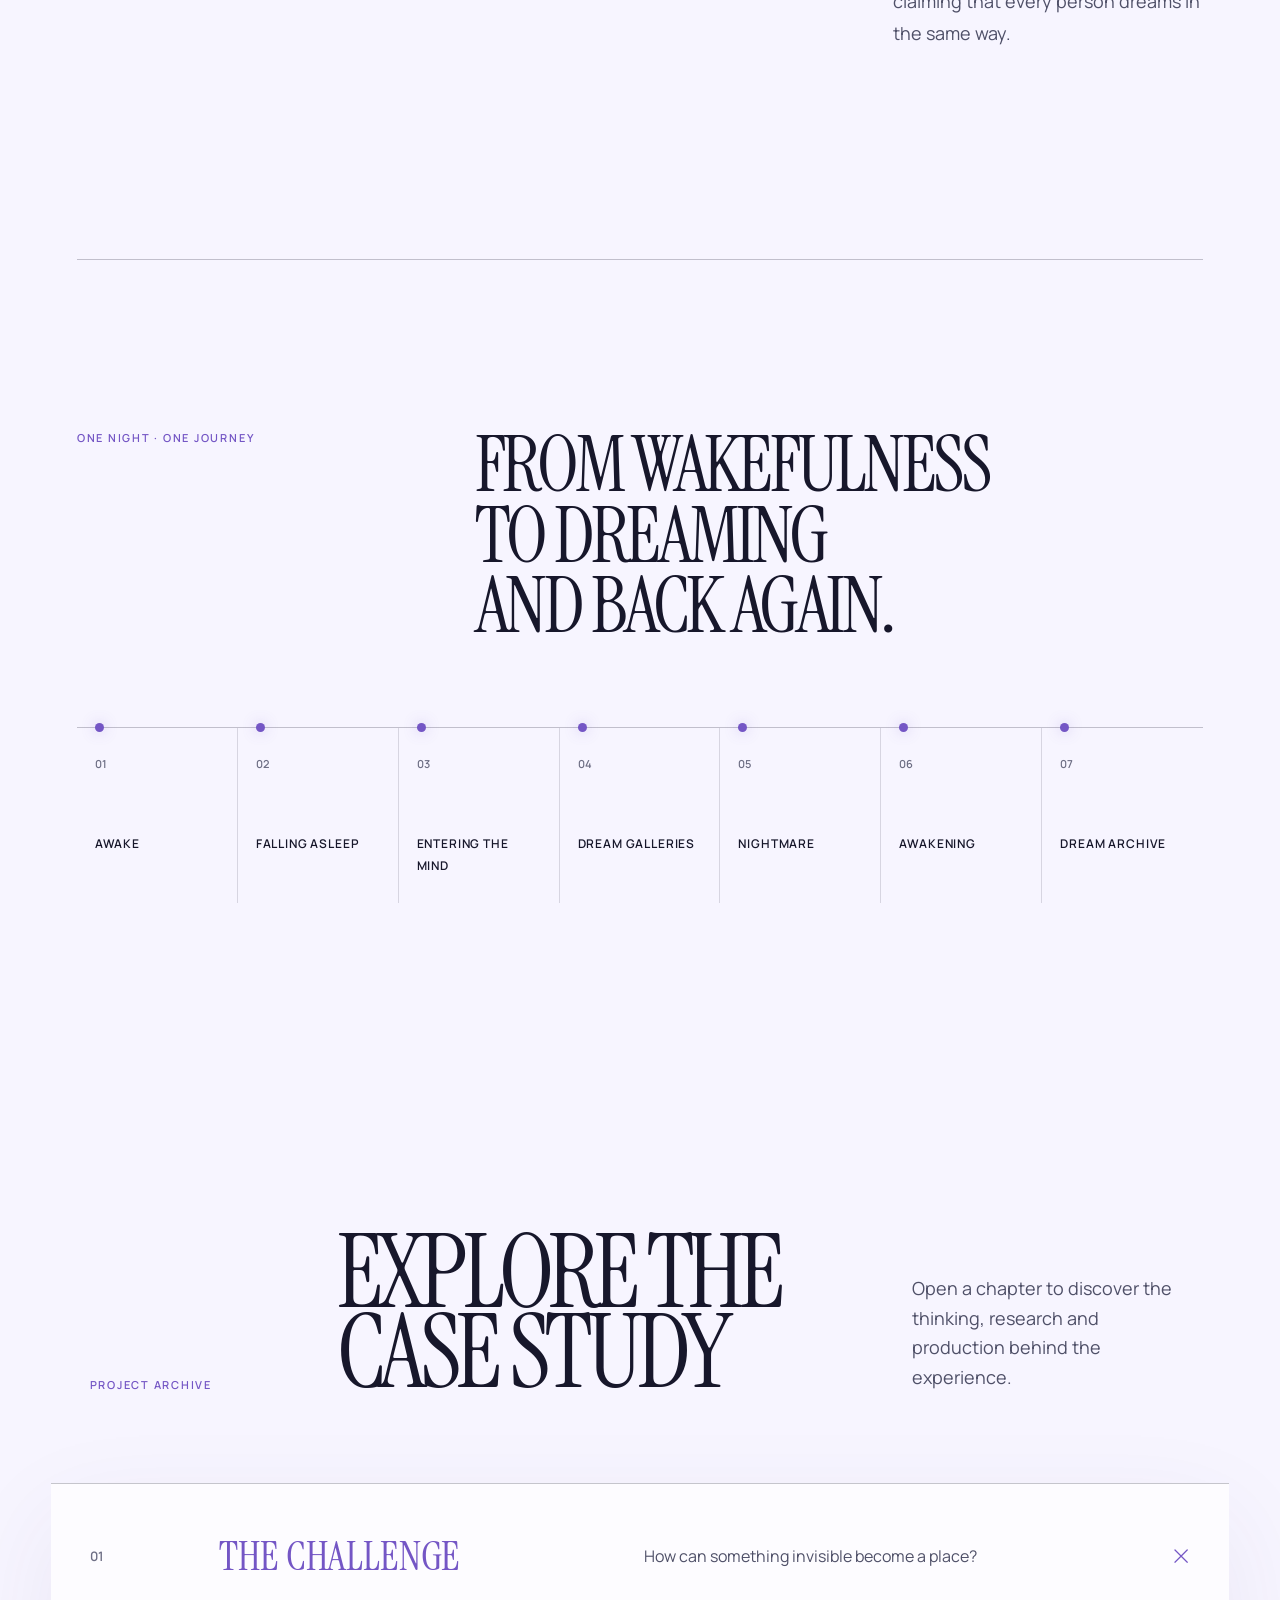
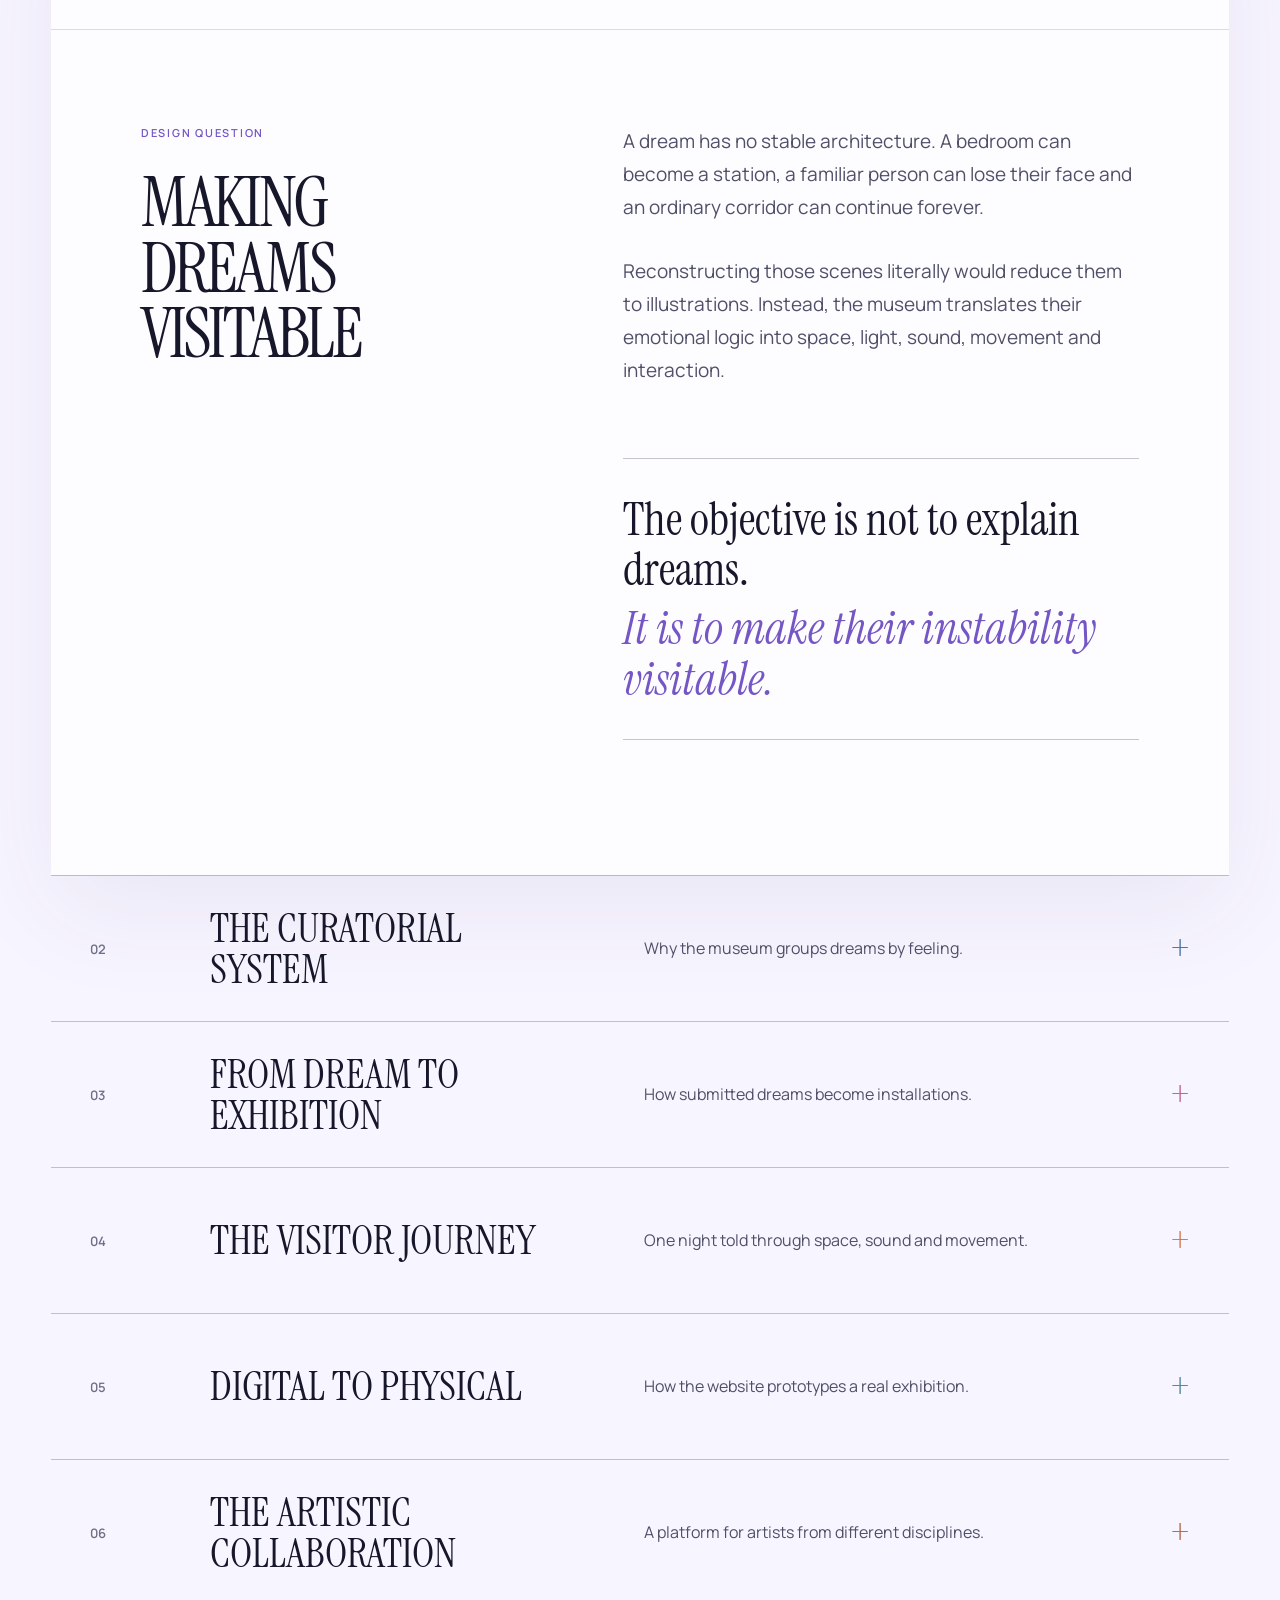
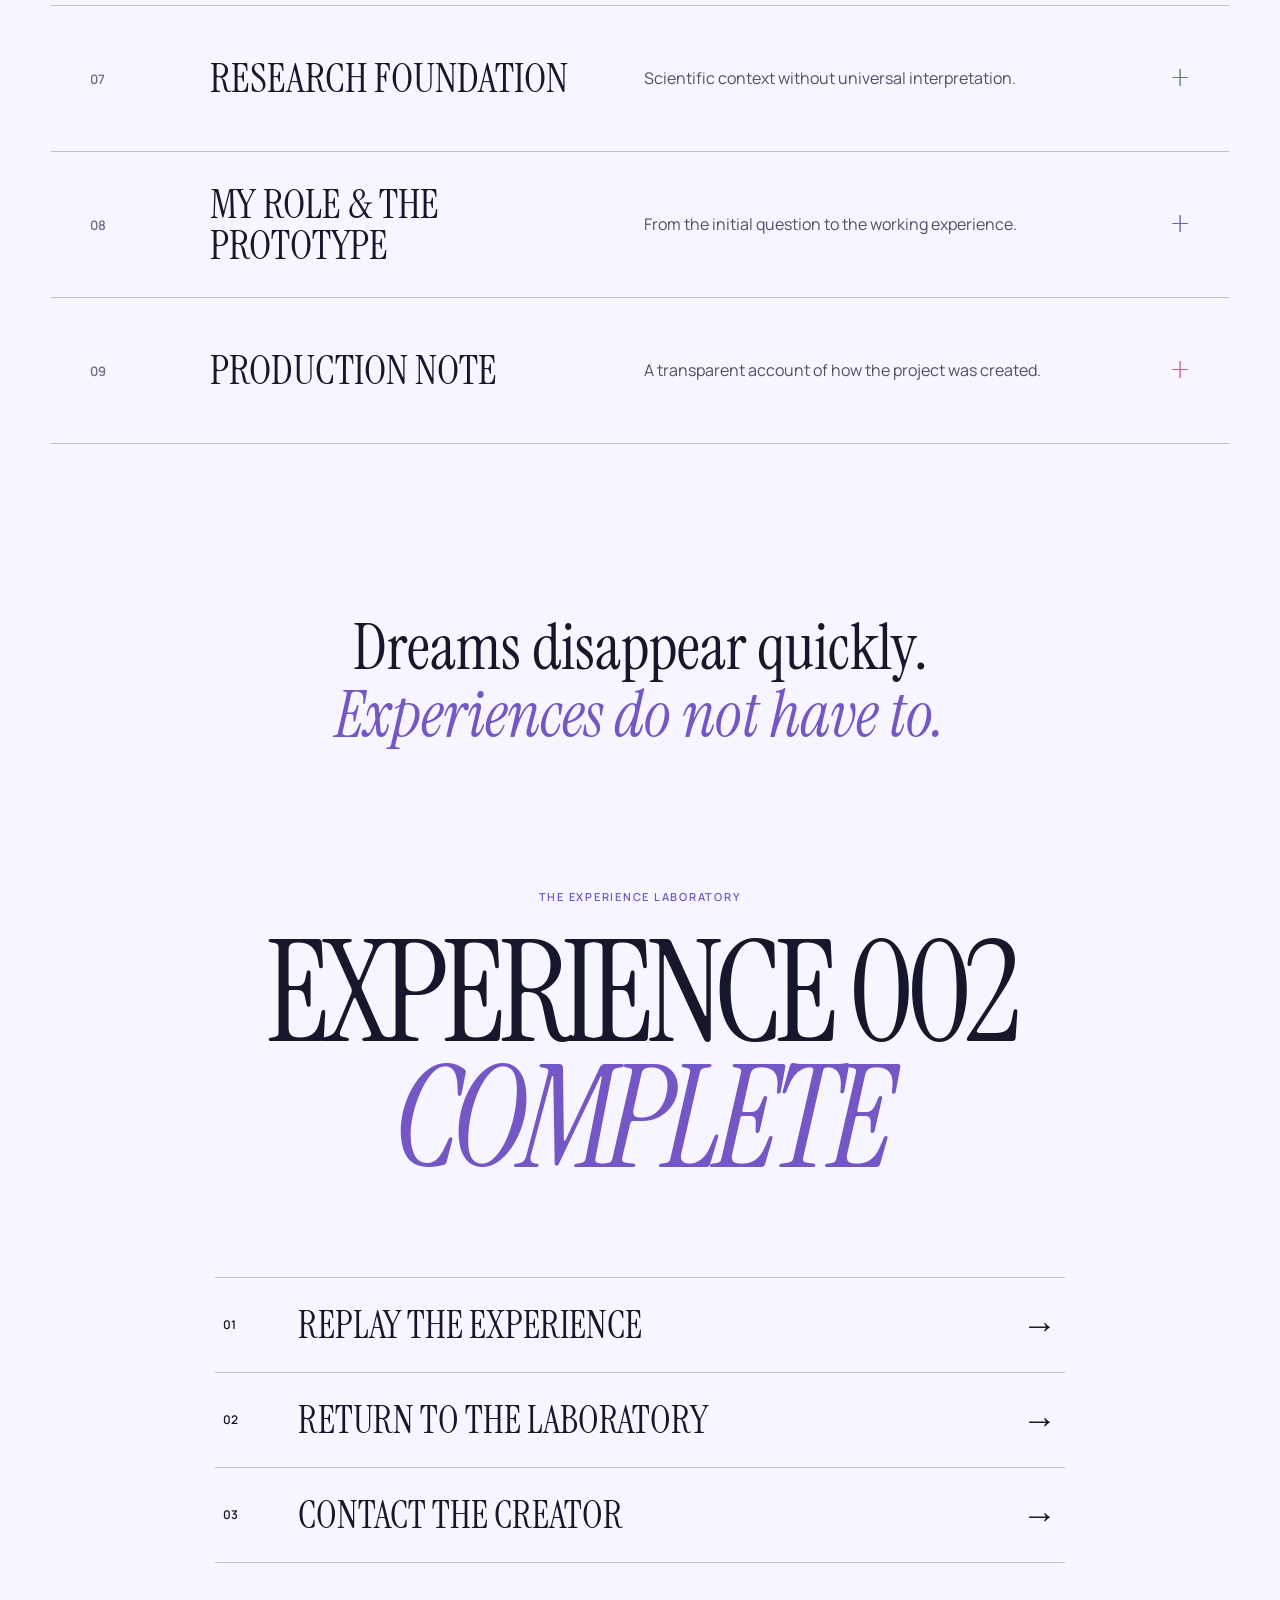
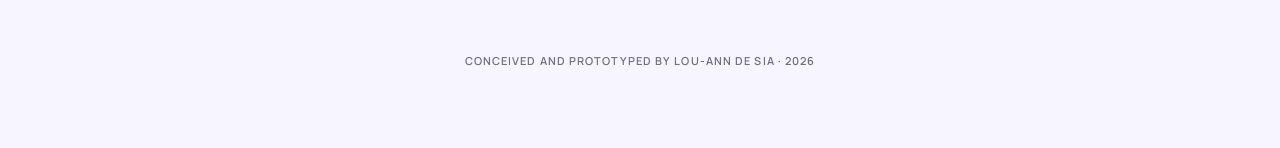
<file: case-study.html>
<!DOCTYPE html>

<html lang="en">

<head>

  <meta charset="UTF-8">

  <meta
    name="viewport"
    content="width=device-width, initial-scale=1.0"
  >

  <meta
    name="theme-color"
    content="#f7f5ff"
  >

  <meta
    name="description"
    content="The Museum of Dreams — immersive exhibition concept and case study by Lou-Ann de Sia."
  >

  <title>
    Case Study — The Museum of Dreams
  </title>


  <!-- Nouvelles polices -->

  <link
    rel="preconnect"
    href="https://fonts.googleapis.com"
  >

  <link
    rel="preconnect"
    href="https://fonts.gstatic.com"
    crossorigin
  >

  <link
    href="https://fonts.googleapis.com/css2?family=Instrument+Serif:ital@0;1&family=Manrope:wght@300;400;500;600&display=swap"
    rel="stylesheet"
  >


  <link
    rel="stylesheet"
    href="./case-study.css?v=2"
  >


  <style>

    /* ==========================================
       MUSEUM MAP · GLOBAL NAVIGATION
    ========================================== */

    body.museum-menu-open {
      overflow: hidden;
    }

    .museum-menu-toggle {
      position: fixed;
      z-index: 210;
      top: 62px;
      right: 34px;
      display: flex;
      align-items: center;
      gap: 9px;
      padding: 9px 13px;
      border: 1px solid rgba(52, 36, 99, 0.2);
      border-radius: 999px;
      color: #342463;
      background: rgba(247, 245, 255, 0.78);
      backdrop-filter: blur(14px);
      font: 600 8px/1 "Manrope", sans-serif;
      letter-spacing: 0.15em;
      text-transform: uppercase;
      cursor: pointer;
      transition: color 250ms ease, background 250ms ease,
        border-color 250ms ease, transform 250ms ease;
    }

    .museum-menu-toggle:hover {
      color: #ffffff;
      border-color: #7456c5;
      background: #7456c5;
      transform: translateY(-2px);
    }

    .museum-menu-toggle i {
      width: 6px;
      height: 6px;
      border-radius: 50%;
      background: #7456c5;
      box-shadow: 0 0 10px rgba(116, 86, 197, 0.72);
    }

    .museum-menu-toggle:hover i,
    .museum-menu-open .museum-menu-toggle i {
      background: #ffffff;
    }

    .museum-menu-backdrop {
      position: fixed;
      z-index: 190;
      inset: 0;
      visibility: hidden;
      opacity: 0;
      background: rgba(20, 15, 36, 0.48);
      backdrop-filter: blur(8px);
      transition: opacity 400ms ease, visibility 400ms;
    }

    .museum-menu {
      position: fixed;
      z-index: 200;
      top: 0;
      right: 0;
      bottom: 0;
      width: min(560px, 94vw);
      padding: 34px 38px 56px;
      overflow-y: auto;
      color: #f8f5ff;
      background:
        radial-gradient(circle at 88% 12%, rgba(139, 107, 230, 0.36), transparent 31%),
        linear-gradient(150deg, #211936, #100d1d 62%, #090812);
      box-shadow: -35px 0 100px rgba(18, 10, 39, 0.38);
      transform: translateX(104%);
      transition: transform 560ms cubic-bezier(0.22, 1, 0.36, 1);
    }

    .museum-menu-open .museum-menu-backdrop {
      visibility: visible;
      opacity: 1;
    }

    .museum-menu-open .museum-menu {
      transform: translateX(0);
    }

    .museum-menu-header {
      display: flex;
      justify-content: space-between;
      align-items: flex-start;
      gap: 24px;
      padding-bottom: 27px;
      border-bottom: 1px solid rgba(255, 255, 255, 0.13);
    }

    .museum-menu-header span,
    .museum-menu-group > span {
      display: block;
      color: rgba(205, 190, 255, 0.7);
      font: 500 8px/1 "Manrope", sans-serif;
      letter-spacing: 0.18em;
      text-transform: uppercase;
    }

    .museum-menu-header h2 {
      margin: 12px 0 0;
      font: 400 clamp(48px, 7vw, 79px)/0.8 "Instrument Serif", serif;
      letter-spacing: -0.05em;
    }

    .museum-menu-close {
      padding: 6px 0;
      border: 0;
      border-bottom: 1px solid rgba(255, 255, 255, 0.35);
      color: rgba(255, 255, 255, 0.72);
      background: transparent;
      font: 500 8px/1 "Manrope", sans-serif;
      letter-spacing: 0.13em;
      cursor: pointer;
    }

    .museum-menu-group {
      padding: 28px 0 6px;
    }

    .museum-menu-links {
      display: grid;
      margin-top: 15px;
      border-top: 1px solid rgba(255, 255, 255, 0.09);
    }

    .museum-menu-links a,
    .museum-project-link {
      display: grid;
      grid-template-columns: 38px 1fr auto;
      align-items: center;
      gap: 12px;
      width: 100%;
      padding: 13px 0;
      border: 0;
      border-bottom: 1px solid rgba(255, 255, 255, 0.09);
      color: rgba(255, 255, 255, 0.78);
      background: transparent;
      text-align: left;
      cursor: pointer;
      transition: color 220ms ease, padding-left 220ms ease;
    }

    .museum-menu-links a:hover,
    .museum-project-link:hover {
      padding-left: 8px;
      color: #ffffff;
    }

    .museum-menu-links small,
    .museum-project-link small {
      color: rgba(205, 190, 255, 0.58);
      font: 500 8px/1 "Manrope", sans-serif;
      letter-spacing: 0.12em;
    }

    .museum-menu-links strong,
    .museum-project-link strong {
      font: 400 18px/1 "Instrument Serif", serif;
      letter-spacing: 0.01em;
    }

    .museum-menu-links i,
    .museum-project-link i {
      font-style: normal;
      opacity: 0.48;
    }

    /* Stable accordion: no viewport jump when a taller panel closes. */

    .accordion-section {
      scroll-margin-top: 105px;
    }

    .accordion-section:not(.is-open) > .accordion-panel {
      display: none !important;
    }

    .accordion-section.is-open > .accordion-panel {
      display: block !important;
      height: auto !important;
      max-height: none !important;
      overflow: visible !important;
    }

    .accordion-section.is-open .accordion-content {
      animation: projectPanelIn 420ms ease both;
    }

    @keyframes projectPanelIn {
      from {
        opacity: 0;
        transform: translateY(10px);
      }

      to {
        opacity: 1;
        transform: translateY(0);
      }
    }

    @media (max-width: 760px) {
      .museum-menu-toggle {
        top: 54px;
        right: 20px;
      }

      .museum-menu {
        padding: 27px 22px 48px;
      }

      .museum-menu-header h2 {
        font-size: 56px;
      }
    }

    @media (prefers-reduced-motion: reduce) {
      .museum-menu,
      .museum-menu-backdrop,
      .museum-menu-toggle,
      .accordion-section.is-open .accordion-content {
        animation: none !important;
        transition: none !important;
      }
    }

  </style>

</head>


<body class="case-study-page">


  <!-- ==========================================
       FOND
  =========================================== -->

  <div
    class="case-background"
    aria-hidden="true"
  >

    <div class="background-light light-one"></div>

    <div class="background-light light-two"></div>

    <div class="background-light light-three"></div>

    <div class="cursor-aura"></div>

  </div>


  <!-- ==========================================
       NAVIGATION
  =========================================== -->

  <header class="case-header">

    <a
      href="#"
      class="pending-link"
    >
      THE EXPERIENCE LABORATORY
    </a>


    <div class="case-location">

      <span></span>

      EXPERIENCE 002 · CASE STUDY

    </div>


    <a href="observatory.html">
      RETURN TO EXPERIENCE
    </a>

  </header>


  <!-- ==========================================
       CARTE DU MUSÉE
  =========================================== -->

  <button
    class="museum-menu-toggle"
    id="museum-menu-toggle"
    type="button"
    aria-expanded="false"
    aria-controls="museum-menu"
  >
    <i aria-hidden="true"></i>
    MUSEUM MAP
  </button>


  <div
    class="museum-menu-backdrop"
    id="museum-menu-backdrop"
    aria-hidden="true"
  ></div>


  <aside
    class="museum-menu"
    id="museum-menu"
    aria-hidden="true"
    aria-labelledby="museum-menu-title"
  >

    <header class="museum-menu-header">

      <div>
        <span>THE EXPERIENCE LABORATORY · 002</span>
        <h2 id="museum-menu-title">MUSEUM MAP</h2>
      </div>

      <button
        class="museum-menu-close"
        id="museum-menu-close"
        type="button"
      >
        CLOSE ×
      </button>

    </header>


    <section class="museum-menu-group">

      <span>THE JOURNEY</span>

      <nav class="museum-menu-links" aria-label="Museum journey">

        <a href="index.html">
          <small>00</small><strong>Entrance</strong><i>→</i>
        </a>

        <a href="sleep.html">
          <small>00.5</small><strong>The Sleeper</strong><i>→</i>
        </a>

        <a href="awakening.html">
          <small>07</small><strong>Awakening</strong><i>→</i>
        </a>

        <a href="observatory.html">
          <small>08</small><strong>Dream Observatory</strong><i>→</i>
        </a>

      </nav>

    </section>


    <section class="museum-menu-group">

      <span>THE ROOMS</span>

      <nav class="museum-menu-links" aria-label="Dream rooms">

        <a href="everyday.html">
          <small>01</small><strong>Everyday</strong><i>→</i>
        </a>

        <a href="childhood.html">
          <small>02</small><strong>Childhood</strong><i>→</i>
        </a>

        <a href="adventure.html">
          <small>03</small><strong>Adventure</strong><i>→</i>
        </a>

        <a href="romance.html">
          <small>04</small><strong>Romance</strong><i>→</i>
        </a>

        <a href="action.html">
          <small>05</small><strong>Action</strong><i>→</i>
        </a>

        <a href="nightmare.html">
          <small>06</small><strong>Nightmare</strong><i>→</i>
        </a>

      </nav>

    </section>


    <section class="museum-menu-group">

      <span>PROJECT CHAPTERS</span>

      <div class="museum-menu-links">

        <button class="museum-project-link" data-panel="panel-01" type="button">
          <small>01</small><strong>The Challenge</strong><i>↓</i>
        </button>

        <button class="museum-project-link" data-panel="panel-02" type="button">
          <small>02</small><strong>The Curatorial System</strong><i>↓</i>
        </button>

        <button class="museum-project-link" data-panel="panel-03" type="button">
          <small>03</small><strong>From Dream to Exhibition</strong><i>↓</i>
        </button>

        <button class="museum-project-link" data-panel="panel-04" type="button">
          <small>04</small><strong>The Visitor Journey</strong><i>↓</i>
        </button>

        <button class="museum-project-link" data-panel="panel-05" type="button">
          <small>05</small><strong>Digital to Physical</strong><i>↓</i>
        </button>

        <button class="museum-project-link" data-panel="panel-06" type="button">
          <small>06</small><strong>Artistic Collaboration</strong><i>↓</i>
        </button>

        <button class="museum-project-link" data-panel="panel-07" type="button">
          <small>07</small><strong>Research Foundation</strong><i>↓</i>
        </button>

        <button class="museum-project-link" data-panel="panel-08" type="button">
          <small>08</small><strong>My Role &amp; Prototype</strong><i>↓</i>
        </button>

        <button class="museum-project-link" data-panel="panel-09" type="button">
          <small>09</small><strong>Production Note</strong><i>↓</i>
        </button>

      </div>

    </section>

  </aside>


  <main>


    <!-- ==========================================
         HERO
    =========================================== -->

    <section class="case-hero">

      <p class="eyebrow">
        EXPERIENCE 002 · SELF-INITIATED CONCEPT
      </p>


      <h1>

        THE MUSEUM

        <em>
          OF DREAMS
        </em>

      </h1>


      <p class="hero-description">

        An immersive exhibition concept that transforms
        the emotions, memories and strange logic of dreams
        into spaces people can visit.

      </p>


      <div class="project-facts">

        <article>

          <span>
            ROLE
          </span>

          <p>
            Creative direction<br>
            Experience design<br>
            Interactive prototyping
          </p>

        </article>


        <article>

          <span>
            FORMAT
          </span>

          <p>
            Digital prototype for<br>
            a physical exhibition
          </p>

        </article>


        <article>

          <span>
            CREATED BY
          </span>

          <p>
            Lou-Ann de Sia
          </p>

        </article>


        <article>

          <span>
            YEAR
          </span>

          <p>
            2026
          </p>

        </article>

      </div>


      <a
        class="hero-link"
        href="index.html"
      >
        REPLAY THE EXPERIENCE →
      </a>

    </section>


    <!-- ==========================================
         QUESTION PRINCIPALE
    =========================================== -->

    <section class="project-question">

      <p class="section-label">
        THE STARTING POINT
      </p>


      <h2>

        What if the dreams we forget every morning

        <em>
          became places we could visit?
        </em>

      </h2>


      <div class="question-explanation">

        <p>

          Dreams are private, unstable and difficult to describe.
          Their spaces change suddenly, time behaves strangely
          and most details disappear after waking.

        </p>


        <p>

          The project explores how those unstable experiences
          could become a collective exhibition without claiming
          that every person dreams in the same way.

        </p>

      </div>

    </section>


    <!-- ==========================================
         PARCOURS RÉSUMÉ
    =========================================== -->

    <section class="journey-overview">

      <div class="journey-title">

        <p class="section-label">
          ONE NIGHT · ONE JOURNEY
        </p>

        <h2>
          FROM WAKEFULNESS<br>
          TO DREAMING<br>
          AND BACK AGAIN.
        </h2>

      </div>


      <ol class="journey-line">

        <li>

          <span>
            01
          </span>

          <strong>
            AWAKE
          </strong>

        </li>


        <li>

          <span>
            02
          </span>

          <strong>
            FALLING ASLEEP
          </strong>

        </li>


        <li>

          <span>
            03
          </span>

          <strong>
            ENTERING THE MIND
          </strong>

        </li>


        <li>

          <span>
            04
          </span>

          <strong>
            DREAM GALLERIES
          </strong>

        </li>


        <li>

          <span>
            05
          </span>

          <strong>
            NIGHTMARE
          </strong>

        </li>


        <li>

          <span>
            06
          </span>

          <strong>
            AWAKENING
          </strong>

        </li>


        <li>

          <span>
            07
          </span>

          <strong>
            DREAM ARCHIVE
          </strong>

        </li>

      </ol>

    </section>


    <!-- ==========================================
         CASE STUDY
    =========================================== -->

    <section
      class="case-archive"
      id="case-archive"
    >

      <div class="archive-introduction">

        <p class="section-label">
          PROJECT ARCHIVE
        </p>


        <h2>
          EXPLORE THE<br>
          CASE STUDY
        </h2>


        <p>

          Open a chapter to discover the thinking,
          research and production behind the experience.

        </p>

      </div>


      <!-- ========================================
           01 — CHALLENGE
      ========================================= -->

      <article
        class="accordion-section is-open"
        data-colour="#7456c5"
      >

        <button
          class="accordion-trigger"
          type="button"
          aria-expanded="true"
          aria-controls="panel-01"
        >

          <span class="accordion-number">
            01
          </span>


          <span class="accordion-heading">

            <strong>
              THE CHALLENGE
            </strong>

            <small>
              How can something invisible become a place?
            </small>

          </span>


          <span class="accordion-symbol">
            ×
          </span>

        </button>


        <div
          class="accordion-panel"
          id="panel-01"
        >

          <div class="accordion-content challenge-layout">

            <div>

              <p class="section-label">
                DESIGN QUESTION
              </p>

              <h3>
                MAKING DREAMS VISITABLE
              </h3>

            </div>


            <div class="readable-copy">

              <p>

                A dream has no stable architecture. A bedroom can
                become a station, a familiar person can lose their
                face and an ordinary corridor can continue forever.

              </p>


              <p>

                Reconstructing those scenes literally would reduce
                them to illustrations. Instead, the museum translates
                their emotional logic into space, light, sound,
                movement and interaction.

              </p>


              <blockquote>

                The objective is not to explain dreams.

                <em>
                  It is to make their instability visitable.
                </em>

              </blockquote>

            </div>

          </div>

        </div>

      </article>


      <!-- ========================================
           02 — CURATORIAL SYSTEM
      ========================================= -->

      <article
        class="accordion-section"
        data-colour="#4675a8"
      >

        <button
          class="accordion-trigger"
          type="button"
          aria-expanded="false"
          aria-controls="panel-02"
        >

          <span class="accordion-number">
            02
          </span>


          <span class="accordion-heading">

            <strong>
              THE CURATORIAL SYSTEM
            </strong>

            <small>
              Why the museum groups dreams by feeling.
            </small>

          </span>


          <span class="accordion-symbol">
            +
          </span>

        </button>


        <div
          class="accordion-panel"
          id="panel-02"
        >

          <div class="accordion-content">

            <div class="chapter-opening">

              <p class="section-label">
                SHARED EMOTIONS · DIFFERENT STORIES
              </p>


              <h3>

                The museum groups dreams by the feeling
                they leave behind,

                <em>
                  not only by what happens in them.
                </em>

              </h3>


              <p>

                Two dreams may contain completely different people,
                places and events while creating the same feeling
                of urgency, wonder, nostalgia or fear.

              </p>

            </div>


            <div class="room-grid">

              <article class="room-card everyday-room">

                <span>
                  ROOM 01
                </span>

                <strong>
                  EVERYDAY
                </strong>

                <p>
                  Familiar places becoming subtly wrong.
                </p>

              </article>


              <article class="room-card childhood-room">

                <span>
                  ROOM 02
                </span>

                <strong>
                  CHILDHOOD
                </strong>

                <p>
                  Memories rebuilt with distorted proportions.
                </p>

              </article>


              <article class="room-card adventure-room">

                <span>
                  ROOM 03
                </span>

                <strong>
                  ADVENTURE
                </strong>

                <p>
                  Wonder, movement and impossible landscapes.
                </p>

              </article>


              <article class="room-card romance-room">

                <span>
                  ROOM 04
                </span>

                <strong>
                  ROMANCE
                </strong>

                <p>
                  Attraction, intimacy and jealousy.
                </p>

              </article>


              <article class="room-card action-room">

                <span>
                  ROOM 05
                </span>

                <strong>
                  ACTION
                </strong>

                <p>
                  Speed, urgency and loss of control.
                </p>

              </article>


              <article class="room-card nightmare-room">

                <span>
                  ROOM 06
                </span>

                <strong>
                  NIGHTMARE
                </strong>

                <p>
                  Fear, pursuit and forced awakening.
                </p>

              </article>

            </div>


            <p class="chapter-conclusion">

              The rooms represent shared emotional patterns,

              <em>
                not one person’s private story.
              </em>

            </p>

          </div>

        </div>

      </article>


      <!-- ========================================
           03 — DREAM SELECTION
      ========================================= -->

      <article
        class="accordion-section"
        data-colour="#c85e91"
      >

        <button
          class="accordion-trigger"
          type="button"
          aria-expanded="false"
          aria-controls="panel-03"
        >

          <span class="accordion-number">
            03
          </span>


          <span class="accordion-heading">

            <strong>
              FROM DREAM TO EXHIBITION
            </strong>

            <small>
              How submitted dreams become installations.
            </small>

          </span>


          <span class="accordion-symbol">
            +
          </span>

        </button>


        <div
          class="accordion-panel"
          id="panel-03"
        >

          <div class="accordion-content">

            <div class="chapter-opening">

              <p class="section-label">
                THE SELECTION PROCESS
              </p>


              <h3>
                HOW DOES A DREAM<br>
                ENTER THE MUSEUM?
              </h3>


              <p>

                The museum does not place a submitted dream directly
                in public view. Every contribution passes through
                consent, moderation and curatorial review.

              </p>

            </div>


            <div class="process-grid">

              <article>

                <span>
                  01
                </span>

                <strong>
                  COLLECT
                </strong>

                <p>

                  Dreams are gathered voluntarily through the open
                  collection, interviews and artistic research.

                </p>

              </article>


              <article>

                <span>
                  02
                </span>

                <strong>
                  PROTECT
                </strong>

                <p>

                  Names, precise locations and identifying details
                  are removed.

                </p>

              </article>


              <article>

                <span>
                  03
                </span>

                <strong>
                  REVIEW
                </strong>

                <p>

                  Contributors choose whether their dream remains
                  private, enters the archive or may inspire an artwork.

                </p>

              </article>


              <article>

                <span>
                  04
                </span>

                <strong>
                  IDENTIFY
                </strong>

                <p>

                  Curators identify the main emotion, sensory details
                  and recurring motifs without diagnosing the dreamer.

                </p>

              </article>


              <article>

                <span>
                  05
                </span>

                <strong>
                  CONNECT
                </strong>

                <p>

                  Dreams with related feelings or structures are
                  grouped together.

                </p>

              </article>


              <article>

                <span>
                  06
                </span>

                <strong>
                  CREATE
                </strong>

                <p>

                  Artists transform selected fragments into a new
                  collective installation.

                </p>

              </article>

            </div>


            <div class="composite-explanation">

              <div>

                <p class="section-label">
                  COMPOSITE DREAMS
                </p>

                <h3>
                  SEVERAL DREAMS.<br>
                  ONE INSTALLATION.
                </h3>

              </div>


              <div class="readable-copy">

                <p>

                  Fragments from several anonymous dreams are combined.

                </p>


                <p>

                  One dream may provide the setting, another the
                  movement and another the emotion.

                </p>


                <p>

                  No room claims to reproduce one contributor’s complete
                  private experience.

                </p>

              </div>

            </div>


            <div class="selection-principles">

              <p class="section-label">
                WHAT MAY BE SELECTED
              </p>


              <ul>

                <li>
                  A strong emotional trace
                </li>

                <li>
                  A distinctive sensory detail
                </li>

                <li>
                  A recurring dream motif
                </li>

                <li>
                  An unexpected transformation
                </li>

                <li>
                  A connection to other submissions
                </li>

                <li>
                  The potential to become a physical experience
                </li>

              </ul>


              <p>

                Popularity alone does not determine selection.
                An ordinary dream may reveal a feeling that has
                not yet appeared elsewhere in the collection.

              </p>

            </div>


            <div class="creation-team">

              <p class="section-label">
                WHO CREATES THE ROOMS?
              </p>


              <div class="team-grid">

                <article>

                  <strong>
                    DREAM CURATOR
                  </strong>

                  <p>
                    Connects anonymous dreams and defines the direction
                    of each exhibition.
                  </p>

                </article>


                <article>

                  <strong>
                    SCIENTIFIC ADVISOR
                  </strong>

                  <p>
                    Reviews the scientific claims and prevents
                    unsupported interpretation.
                  </p>

                </article>


                <article>

                  <strong>
                    COMMISSIONED ARTISTS
                  </strong>

                  <p>
                    Transform dream fragments through image, sculpture,
                    performance, sound and installation.
                  </p>

                </article>


                <article>

                  <strong>
                    EXPERIENCE DESIGNER
                  </strong>

                  <p>
                    Builds the visitor journey through space,
                    movement and interaction.
                  </p>

                </article>


                <article>

                  <strong>
                    SOUND & LIGHT TEAM
                  </strong>

                  <p>
                    Creates the sensory rhythm and emotional behaviour
                    of every room.
                  </p>

                </article>


                <article>

                  <strong>
                    PRODUCTION TEAM
                  </strong>

                  <p>
                    Evaluates feasibility, accessibility, safety,
                    technology and cost.
                  </p>

                </article>

              </div>

            </div>


            <div class="production-path">

              <span>
                DREAM
              </span>

              <i>→</i>

              <span>
                ANONYMISATION
              </span>

              <i>→</i>

              <span>
                EMOTIONAL MAPPING
              </span>

              <i>→</i>

              <span>
                ARTIST COMMISSION
              </span>

              <i>→</i>

              <span>
                INSTALLATION
              </span>

            </div>


            <p class="chapter-conclusion">

              Artists do not recreate dreams literally.

              <em>

                They turn their feelings into light,
                sound, image and movement.

              </em>

            </p>

          </div>

        </div>

      </article>


      <!-- ========================================
           04 — VISITOR JOURNEY
      ========================================= -->

      <article
        class="accordion-section"
        data-colour="#d47a4d"
      >

        <button
          class="accordion-trigger"
          type="button"
          aria-expanded="false"
          aria-controls="panel-04"
        >

          <span class="accordion-number">
            04
          </span>


          <span class="accordion-heading">

            <strong>
              THE VISITOR JOURNEY
            </strong>

            <small>
              One night told through space, sound and movement.
            </small>

          </span>


          <span class="accordion-symbol">
            +
          </span>

        </button>


        <div
          class="accordion-panel"
          id="panel-04"
        >

          <div class="accordion-content">

            <div class="chapter-opening">

              <p class="section-label">
                EXPERIENCE STRUCTURE
              </p>


              <h3>
                THE VISITOR ENTERS<br>
                AS THE SLEEPER<br>
                LOSES CONSCIOUSNESS.
              </h3>


              <p>

                The galleries become increasingly unstable as the
                night progresses. The experience ends when a nightmare
                forces the sleeper—and the visitor—to wake.

              </p>

            </div>


            <div class="journey-cards">

              <article>
                <span>01</span>
                <strong>SUNSET</strong>
                <p>The outside world becomes quieter.</p>
              </article>

              <article>
                <span>02</span>
                <strong>SLEEP</strong>
                <p>The eyes close while the mind remains active.</p>
              </article>

              <article>
                <span>03</span>
                <strong>MIND</strong>
                <p>Memory and sensation become exhibition material.</p>
              </article>

              <article>
                <span>04</span>
                <strong>DREAMS</strong>
                <p>Each gallery explores an emotional structure.</p>
              </article>

              <article>
                <span>05</span>
                <strong>NIGHTMARE</strong>
                <p>The experience loses stability and control.</p>
              </article>

              <article>
                <span>06</span>
                <strong>AWAKENING</strong>
                <p>Light, calm and the outside world return.</p>
              </article>

              <article>
                <span>07</span>
                <strong>ARCHIVE</strong>
                <p>The visitor records what remains of a dream.</p>
              </article>

            </div>

          </div>

        </div>

      </article>


      <!-- ========================================
           05 — DIGITAL TO PHYSICAL
      ========================================= -->

      <article
        class="accordion-section"
        data-colour="#4f879d"
      >

        <button
          class="accordion-trigger"
          type="button"
          aria-expanded="false"
          aria-controls="panel-05"
        >

          <span class="accordion-number">
            05
          </span>


          <span class="accordion-heading">

            <strong>
              DIGITAL TO PHYSICAL
            </strong>

            <small>
              How the website prototypes a real exhibition.
            </small>

          </span>


          <span class="accordion-symbol">
            +
          </span>

        </button>


        <div
          class="accordion-panel"
          id="panel-05"
        >

          <div class="accordion-content">

            <div class="chapter-opening">

              <p class="section-label">
                PROTOTYPE PURPOSE
              </p>


              <h3>
                THE WEBSITE IS NOT<br>
                THE MUSEUM ITSELF.
              </h3>


              <p>

                It demonstrates how the exhibition could feel,
                move and respond before being produced physically.

              </p>

            </div>


            <div class="translation-grid">

              <div class="translation-row">

                <strong>
                  SCROLL AND CURSOR
                </strong>

                <span>
                  VISITOR MOVEMENT
                </span>

              </div>


              <div class="translation-row">

                <strong>
                  ANIMATED SCREENS
                </strong>

                <span>
                  MONUMENTAL PROJECTIONS
                </span>

              </div>


              <div class="translation-row">

                <strong>
                  REACTIVE AUDIO
                </strong>

                <span>
                  SPATIAL SOUND
                </span>

              </div>


              <div class="translation-row">

                <strong>
                  COLOUR TRANSITIONS
                </strong>

                <span>
                  SCENOGRAPHIC LIGHTING
                </span>

              </div>


              <div class="translation-row">

                <strong>
                  DIGITAL PARTICLES
                </strong>

                <span>
                  SENSORS AND SUSPENDED LIGHTS
                </span>

              </div>


              <div class="translation-row">

                <strong>
                  DREAM OBSERVATORY
                </strong>

                <span>
                  COLLECTIVE LIGHT ARCHIVE
                </span>

              </div>

            </div>

          </div>

        </div>

      </article>


      <!-- ========================================
           06 — ARTISTS
      ========================================= -->

      <article
        class="accordion-section"
        data-colour="#b76a45"
      >

        <button
          class="accordion-trigger"
          type="button"
          aria-expanded="false"
          aria-controls="panel-06"
        >

          <span class="accordion-number">
            06
          </span>


          <span class="accordion-heading">

            <strong>
              THE ARTISTIC COLLABORATION
            </strong>

            <small>
              A platform for artists from different disciplines.
            </small>

          </span>


          <span class="accordion-symbol">
            +
          </span>

        </button>


        <div
          class="accordion-panel"
          id="panel-06"
        >

          <div class="accordion-content challenge-layout">

            <div>

              <p class="section-label">
                COLLECTIVE EXHIBITION
              </p>

              <h3>
                ONE COLLECTION.<br>
                MANY ARTISTIC<br>
                LANGUAGES.
              </h3>

            </div>


            <div class="readable-copy">

              <p>

                Each gallery is designed as a platform for artists
                from different countries working across installation,
                sculpture, moving image, music, light, sound,
                performance and interactive technology.

              </p>


              <p>

                Artists are selected according to the emotional
                and sensory character of the room.

              </p>


              <div class="medium-tags">

                <span>INSTALLATION</span>
                <span>SCULPTURE</span>
                <span>MOVING IMAGE</span>
                <span>LIGHT</span>
                <span>SPATIAL SOUND</span>
                <span>MUSIC</span>
                <span>PERFORMANCE</span>
                <span>INTERACTION</span>

              </div>

            </div>

          </div>

        </div>

      </article>


      <!-- ========================================
           07 — SCIENCE
      ========================================= -->

      <article
        class="accordion-section"
        data-colour="#598169"
      >

        <button
          class="accordion-trigger"
          type="button"
          aria-expanded="false"
          aria-controls="panel-07"
        >

          <span class="accordion-number">
            07
          </span>


          <span class="accordion-heading">

            <strong>
              RESEARCH FOUNDATION
            </strong>

            <small>
              Scientific context without universal interpretation.
            </small>

          </span>


          <span class="accordion-symbol">
            +
          </span>

        </button>


        <div
          class="accordion-panel"
          id="panel-07"
        >

          <div class="accordion-content">

            <div class="chapter-opening">

              <p class="section-label">
                RESEARCH · NOT INTERPRETATION
              </p>


              <h3>
                SCIENCE PROVIDES CONTEXT.<br>
                IT DOES NOT DECODE THE DREAMER.
              </h3>


              <p>

                Each room is informed by peer-reviewed research relevant
                to its central mechanism. These studies provide context
                and constraints; they do not assign fixed meanings to
                symbols, prove one function of dreaming or claim that
                one finding applies to every person.

              </p>

            </div>


            <div class="research-grid">

              <a
                href="https://pubmed.ncbi.nlm.nih.gov/29020066/"
                target="_blank"
                rel="noopener noreferrer"
              >

                <span>
                  ROOM 01 · EVERYDAY
                </span>

                <strong>
                  DREAMS COMBINE DIFFERENT KINDS OF WAKING MEMORY
                </strong>

                <p>

                  Dream reports were linked to recent, remote and mundane
                  waking-life elements. The study does not suggest that
                  dreams replay those experiences faithfully.

                </p>

                <small>
                  VALLAT ET AL. · 2017 ↗
                </small>

              </a>


              <a
                href="https://pubmed.ncbi.nlm.nih.gov/24635722/"
                target="_blank"
                rel="noopener noreferrer"
              >

                <span>
                  ROOM 02 · CHILDHOOD
                </span>

                <strong>
                  DREAMS CAN DRAW ON AUTOBIOGRAPHICAL MEMORY
                </strong>

                <p>

                  Dream content incorporated autobiographical memories
                  more readily than complete episodic replays. The room
                  translates this as reconstruction, not accurate recovery.

                </p>

                <small>
                  MALINOWSKI &amp; HORTON · 2014 ↗
                </small>

              </a>


              <a
                href="https://pubmed.ncbi.nlm.nih.gov/15612605/"
                target="_blank"
                rel="noopener noreferrer"
              >

                <span>
                  ROOM 03 · ADVENTURE
                </span>

                <strong>
                  FALLING AND FLYING ARE COMMON DREAM THEMES
                </strong>

                <p>

                  Falling, flying and being chased were among the typical
                  themes reported by many participants. Their frequency
                  does not establish a universal meaning.

                </p>

                <small>
                  SCHREDL ET AL. · 2004 ↗
                </small>

              </a>

              <a
                href="https://journals.sagepub.com/doi/10.1177/1948550613486678"
                target="_blank"
                rel="noopener noreferrer"
              >

                <span>
                  ROOM 04 · ROMANCE
                </span>

                <strong>
                  DREAM EMOTIONS WERE ASSOCIATED WITH NEXT-DAY BEHAVIOUR
                </strong>

                <p>

                  In a diary study, emotions in dreams involving romantic
                  partners were associated with aspects of relationship
                  behaviour the following day. This does not prove causation.

                </p>

                <small>
                  SELTERMAN ET AL. · 2014 ↗
                </small>

              </a>


              <a
                href="https://pubmed.ncbi.nlm.nih.gov/38060134/"
                target="_blank"
                rel="noopener noreferrer"
              >

                <span>
                  ROOM 05 · ACTION
                </span>

                <strong>
                  REM SLEEP NORMALLY SUPPRESSES MOST SKELETAL MOVEMENT
                </strong>

                <p>

                  Neural circuits producing REM atonia usually limit the
                  physical enactment of dream activity. Atonia is not
                  absolute and is distinct from the experience of movement.

                </p>

                <small>
                  VETRIVELAN ET AL. · 2023 ↗
                </small>

              </a>


              <a
                href="https://pmc.ncbi.nlm.nih.gov/articles/PMC7267911/"
                target="_blank"
                rel="noopener noreferrer"
              >

                <span>
                  ROOM 06 · NIGHTMARE
                </span>

                <strong>
                  DREAM FEAR ENGAGED BRAIN REGIONS LINKED TO EMOTION
                </strong>

                <p>

                  Dream fear was associated with activity in the insula and
                  midcingulate cortex. The finding describes an association,
                  not a fixed interpretation of nightmare imagery.

                </p>

                <small>
                  STERPENICH ET AL. · 2020 ↗
                </small>

              </a>

            </div>


            <div class="scientific-references">

              <p class="section-label">
                SELECTED SCIENTIFIC REFERENCES
              </p>


              <ol>

                <li>

                  Vallat, R., Chatard, B., Blagrove, M. &amp; Ruby, P.
                  “Characteristics of the memory sources of dreams:
                  A new version of the content-matching paradigm to take
                  mundane and remote memories into account.”
                  <em>PLOS ONE</em>, 2017.
                  <a href="https://pubmed.ncbi.nlm.nih.gov/29020066/"
                    target="_blank" rel="noopener noreferrer">SOURCE ↗</a>

                </li>


                <li>

                  Malinowski, J. E. &amp; Horton, C. L.
                  “Memory sources of dreams: The incorporation of
                  autobiographical rather than episodic experiences.”
                  <em>Journal of Sleep Research</em>, 2014.
                  <a href="https://pubmed.ncbi.nlm.nih.gov/24635722/"
                    target="_blank" rel="noopener noreferrer">SOURCE ↗</a>

                </li>


                <li>

                  Schredl, M., Ciric, P., Götz, S. &amp; Wittmann, L.
                  “Typical dreams: Stability and gender differences.”
                  <em>The Journal of Psychology</em>, 2004.
                  <a href="https://pubmed.ncbi.nlm.nih.gov/15612605/"
                    target="_blank" rel="noopener noreferrer">SOURCE ↗</a>

                </li>


                <li>

                  Wamsley, E. J. et al.
                  “Dreaming of a learning task is associated with
                  enhanced sleep-dependent memory consolidation.”
                  <em>Current Biology</em>, 2010.
                  <a href="https://pubmed.ncbi.nlm.nih.gov/20417102/"
                    target="_blank" rel="noopener noreferrer">SOURCE ↗</a>

                </li>


                <li>

                  Selterman, D. F. et al.
                  “Dreaming of You: Behavior and Emotion in Dreams
                  of Significant Others Predict Subsequent
                  Relational Behavior.”
                  <em>Social Psychological and Personality Science</em>,
                  2014.
                  <a href="https://journals.sagepub.com/doi/10.1177/1948550613486678"
                    target="_blank" rel="noopener noreferrer">SOURCE ↗</a>

                </li>


                <li>

                  Tuominen, J. et al.
                  “Social contents in dreams: An empirical test of the
                  Social Simulation Theory.”
                  <em>Consciousness and Cognition</em>, 2019.
                  <a href="https://pubmed.ncbi.nlm.nih.gov/30769273/"
                    target="_blank" rel="noopener noreferrer">SOURCE ↗</a>

                </li>


                <li>

                  Schredl, M. &amp; Wood, J. M.
                  “Partners and Ex-Partners in Dreams: A Diary Study.”
                  <em>Clocks &amp; Sleep</em>, 2021.
                  <a href="https://pmc.ncbi.nlm.nih.gov/articles/PMC8161826/"
                    target="_blank" rel="noopener noreferrer">SOURCE ↗</a>

                </li>


                <li>

                  Vetrivelan, R. et al.
                  “Neural Control of REM Sleep and Motor Atonia.”
                  <em>Current Neurology and Neuroscience Reports</em>,
                  2023.
                  <a href="https://pubmed.ncbi.nlm.nih.gov/38060134/"
                    target="_blank" rel="noopener noreferrer">SOURCE ↗</a>

                </li>


                <li>

                  Sterpenich, V., Perogamvros, L., Tononi, G. &amp;
                  Schwartz, S. “Fear in dreams and in wakefulness:
                  Evidence for day/night affective homeostasis.”
                  <em>Human Brain Mapping</em>, 2020.
                  <a href="https://pmc.ncbi.nlm.nih.gov/articles/PMC7267911/"
                    target="_blank" rel="noopener noreferrer">SOURCE ↗</a>

                </li>


                <li>

                  Paul, F. et al.
                  “Nightmares do result in psychophysiological arousal:
                  A multimeasure ambulatory assessment study.”
                  <em>Psychophysiology</em>, 2019.
                  <a href="https://pubmed.ncbi.nlm.nih.gov/30927477/"
                    target="_blank" rel="noopener noreferrer">SOURCE ↗</a>

                </li>


                <li>

                  Valli, K. et al.
                  “The threat simulation theory of the evolutionary
                  function of dreaming: Evidence from dreams of
                  traumatized children.”
                  <em>Consciousness and Cognition</em>, 2005.
                  <a href="https://pubmed.ncbi.nlm.nih.gov/15766897/"
                    target="_blank" rel="noopener noreferrer">SOURCE ↗</a>

                </li>

              </ol>

            </div>

          </div>

        </div>

      </article>


      <!-- ========================================
           08 — ROLE
      ========================================= -->

      <article
        class="accordion-section"
        data-colour="#7456c5"
      >

        <button
          class="accordion-trigger"
          type="button"
          aria-expanded="false"
          aria-controls="panel-08"
        >

          <span class="accordion-number">
            08
          </span>


          <span class="accordion-heading">

            <strong>
              MY ROLE & THE PROTOTYPE
            </strong>

            <small>
              From the initial question to the working experience.
            </small>

          </span>


          <span class="accordion-symbol">
            +
          </span>

        </button>


        <div
          class="accordion-panel"
          id="panel-08"
        >

          <div class="accordion-content">

            <div class="chapter-opening">

              <p class="section-label">
                CREATED BY LOU-ANN DE SIA
              </p>


              <h3>
                FROM CONCEPT<br>
                TO INTERACTIVE<br>
                PROTOTYPE.
              </h3>


              <p>

                I developed the concept, visitor journey, narrative,
                art direction and interactive prototype.

              </p>

            </div>


            <div class="role-tags">

              <span>CONCEPT DEVELOPMENT</span>
              <span>CREATIVE DIRECTION</span>
              <span>CURATORIAL STRUCTURE</span>
              <span>VISITOR JOURNEY</span>
              <span>NARRATIVE WRITING</span>
              <span>ART DIRECTION</span>
              <span>INTERACTION DESIGN</span>
              <span>SOUND DIRECTION</span>
              <span>FRONT-END PROTOTYPING</span>

            </div>


            <div class="prototype-description">

              <div>

                <p class="section-label">
                  BUILT WITH
                </p>

                <h3>
                  HTML<br>
                  CSS<br>
                  JAVASCRIPT
                </h3>

              </div>


              <div class="readable-copy">

                <p>

                  The prototype uses responsive layouts, canvas animation,
                  scroll-driven scenes, reactive audio, local browser
                  storage and emotion-based filtering.

                </p>


                <ul>

                  <li>
                    Multi-page narrative architecture
                  </li>

                  <li>
                    Interactive visual environments
                  </li>

                  <li>
                    Responsive sound behaviours
                  </li>

                  <li>
                    Local dream record system
                  </li>

                  <li>
                    Collective archive prototype
                  </li>

                </ul>

              </div>

            </div>

          </div>

        </div>

      </article>


      <!-- ========================================
           09 — PRODUCTION NOTE
      ========================================= -->

      <article
        class="accordion-section"
        data-colour="#c85e91"
      >

        <button
          class="accordion-trigger"
          type="button"
          aria-expanded="false"
          aria-controls="panel-09"
        >

          <span class="accordion-number">
            09
          </span>


          <span class="accordion-heading">

            <strong>
              PRODUCTION NOTE
            </strong>

            <small>
              A transparent account of how the project was created.
            </small>

          </span>


          <span class="accordion-symbol">
            +
          </span>

        </button>


        <div
          class="accordion-panel"
          id="panel-09"
        >

          <div class="accordion-content challenge-layout">

            <div>

              <p class="section-label">
                PROJECT STATUS
              </p>

              <h3>
                SELF-INITIATED<br>
                SPECULATIVE<br>
                PROJECT.
              </h3>

            </div>


            <div class="readable-copy">

              <p>

                The Museum of Dreams has not yet been commissioned
                or produced as a physical exhibition.

              </p>


              <p>

                The concept, creative direction, narrative system,
                visitor journey and interactive prototype were
                developed by Lou-Ann de Sia.

              </p>


              <p>

                AI-assisted imagery was used as visualisation material
                for selected environments and characters.

              </p>


              <p>

                A physical production would require commissioned artists,
                scientific advisors, accessibility specialists and
                a complete technical production team.

              </p>

            </div>

          </div>

        </div>

      </article>

    </section>


    <!-- ==========================================
         CONCLUSION
    =========================================== -->

    <section class="experience-complete">

      <p class="ending-sentence">

        Dreams disappear quickly.

        <em>
          Experiences do not have to.
        </em>

      </p>


      <p class="section-label">
        THE EXPERIENCE LABORATORY
      </p>


      <h2>

        EXPERIENCE 002

        <strong>
          COMPLETE
        </strong>

      </h2>


      <nav class="final-navigation">

        <a href="index.html">

          <span>
            01
          </span>

          <strong>
            REPLAY THE EXPERIENCE
          </strong>

          <i>
            →
          </i>

        </a>


        <a
          href="#"
          class="pending-link"
        >

          <span>
            02
          </span>

          <strong>
            RETURN TO THE LABORATORY
          </strong>

          <i>
            →
          </i>

        </a>


        <a
          href="#"
          class="pending-link"
        >

          <span>
            03
          </span>

          <strong>
            CONTACT THE CREATOR
          </strong>

          <i>
            →
          </i>

        </a>

      </nav>


      <small>
        CONCEIVED AND PROTOTYPED BY
        LOU-ANN DE SIA · 2026
      </small>

    </section>

  </main>


  <!-- ==========================================
       INTERFACE
  =========================================== -->

  <div class="page-progress">

    <span id="page-progress-fill"></span>

  </div>


  <p
    class="page-status"
    id="page-status"
  >
    CASE STUDY · INTRODUCTION
  </p>


  <script src="./case-study.js?v=2"></script>


  <script>

    /* ==========================================
       STABLE ACCORDION + MUSEUM MAP
    ========================================== */

    (function () {
      const pageBody = document.body;

      const accordionSections = [
        ...document.querySelectorAll(
          ".accordion-section"
        )
      ];

      const menuToggle =
        document.querySelector(
          "#museum-menu-toggle"
        );

      const menu =
        document.querySelector(
          "#museum-menu"
        );

      const menuBackdrop =
        document.querySelector(
          "#museum-menu-backdrop"
        );

      const menuClose =
        document.querySelector(
          "#museum-menu-close"
        );


      function setAccordionState(
        section,
        open
      ) {
        const trigger =
          section.querySelector(
            ".accordion-trigger"
          );

        const symbol =
          section.querySelector(
            ".accordion-symbol"
          );

        section.classList.toggle(
          "is-open",
          open
        );

        if (trigger) {
          trigger.setAttribute(
            "aria-expanded",
            String(open)
          );
        }

        if (symbol) {
          symbol.textContent =
            open
              ? "×"
              : "+";
        }
      }


      function openOnlySection(
        selectedSection
      ) {
        accordionSections.forEach(
          function (section) {
            setAccordionState(
              section,
              section === selectedSection
            );
          }
        );
      }


      /*
       * Capture the click before the legacy script.
       * The trigger is kept at the same screen position
       * while the previously opened panel collapses.
       */

      document.addEventListener(
        "click",
        function (event) {
          const trigger =
            event.target.closest(
              ".accordion-trigger"
            );

          if (!trigger) {
            return;
          }

          event.preventDefault();
          event.stopImmediatePropagation();

          const section =
            trigger.closest(
              ".accordion-section"
            );

          if (!section) {
            return;
          }

          const triggerTopBefore =
            trigger
              .getBoundingClientRect()
              .top;

          const willOpen =
            !section.classList.contains(
              "is-open"
            );

          if (willOpen) {
            openOnlySection(section);
          } else {
            setAccordionState(
              section,
              false
            );
          }

          window.requestAnimationFrame(
            function () {
              window.requestAnimationFrame(
                function () {
                  const triggerTopAfter =
                    trigger
                      .getBoundingClientRect()
                      .top;

                  window.scrollBy({
                    top:
                      triggerTopAfter -
                      triggerTopBefore,
                    left: 0,
                    behavior: "auto"
                  });
                }
              );
            }
          );
        },
        true
      );


      function openMuseumMenu() {
        pageBody.classList.add(
          "museum-menu-open"
        );

        menuToggle.setAttribute(
          "aria-expanded",
          "true"
        );

        menu.setAttribute(
          "aria-hidden",
          "false"
        );

        menuBackdrop.setAttribute(
          "aria-hidden",
          "false"
        );

        menuClose.focus();
      }


      function closeMuseumMenu(
        restoreFocus = true
      ) {
        pageBody.classList.remove(
          "museum-menu-open"
        );

        menuToggle.setAttribute(
          "aria-expanded",
          "false"
        );

        menu.setAttribute(
          "aria-hidden",
          "true"
        );

        menuBackdrop.setAttribute(
          "aria-hidden",
          "true"
        );

        if (restoreFocus) {
          menuToggle.focus();
        }
      }


      menuToggle.addEventListener(
        "click",
        function () {
          if (
            pageBody.classList.contains(
              "museum-menu-open"
            )
          ) {
            closeMuseumMenu();
          } else {
            openMuseumMenu();
          }
        }
      );


      menuClose.addEventListener(
        "click",
        function () {
          closeMuseumMenu();
        }
      );


      menuBackdrop.addEventListener(
        "click",
        function () {
          closeMuseumMenu();
        }
      );


      menu.querySelectorAll("a").forEach(
        function (link) {
          link.addEventListener(
            "click",
            function () {
              closeMuseumMenu(false);
            }
          );
        }
      );


      menu
        .querySelectorAll(
          ".museum-project-link"
        )
        .forEach(
          function (projectLink) {
            projectLink.addEventListener(
              "click",
              function () {
                const panel =
                  document.getElementById(
                    projectLink.dataset.panel
                  );

                const section =
                  panel?.closest(
                    ".accordion-section"
                  );

                if (!section) {
                  return;
                }

                openOnlySection(section);

                closeMuseumMenu(false);

                window.requestAnimationFrame(
                  function () {
                    section.scrollIntoView({
                      behavior: "smooth",
                      block: "start"
                    });

                    section
                      .querySelector(
                        ".accordion-trigger"
                      )
                      ?.focus({
                        preventScroll: true
                      });
                  }
                );
              }
            );
          }
        );


      window.addEventListener(
        "keydown",
        function (event) {
          if (
            event.key === "Escape" &&
            pageBody.classList.contains(
              "museum-menu-open"
            )
          ) {
            closeMuseumMenu();
          }
        }
      );


      accordionSections.forEach(
        function (section) {
          setAccordionState(
            section,
            section.classList.contains(
              "is-open"
            )
          );
        }
      );
    })();

  </script>

</body>

</html>
</file>
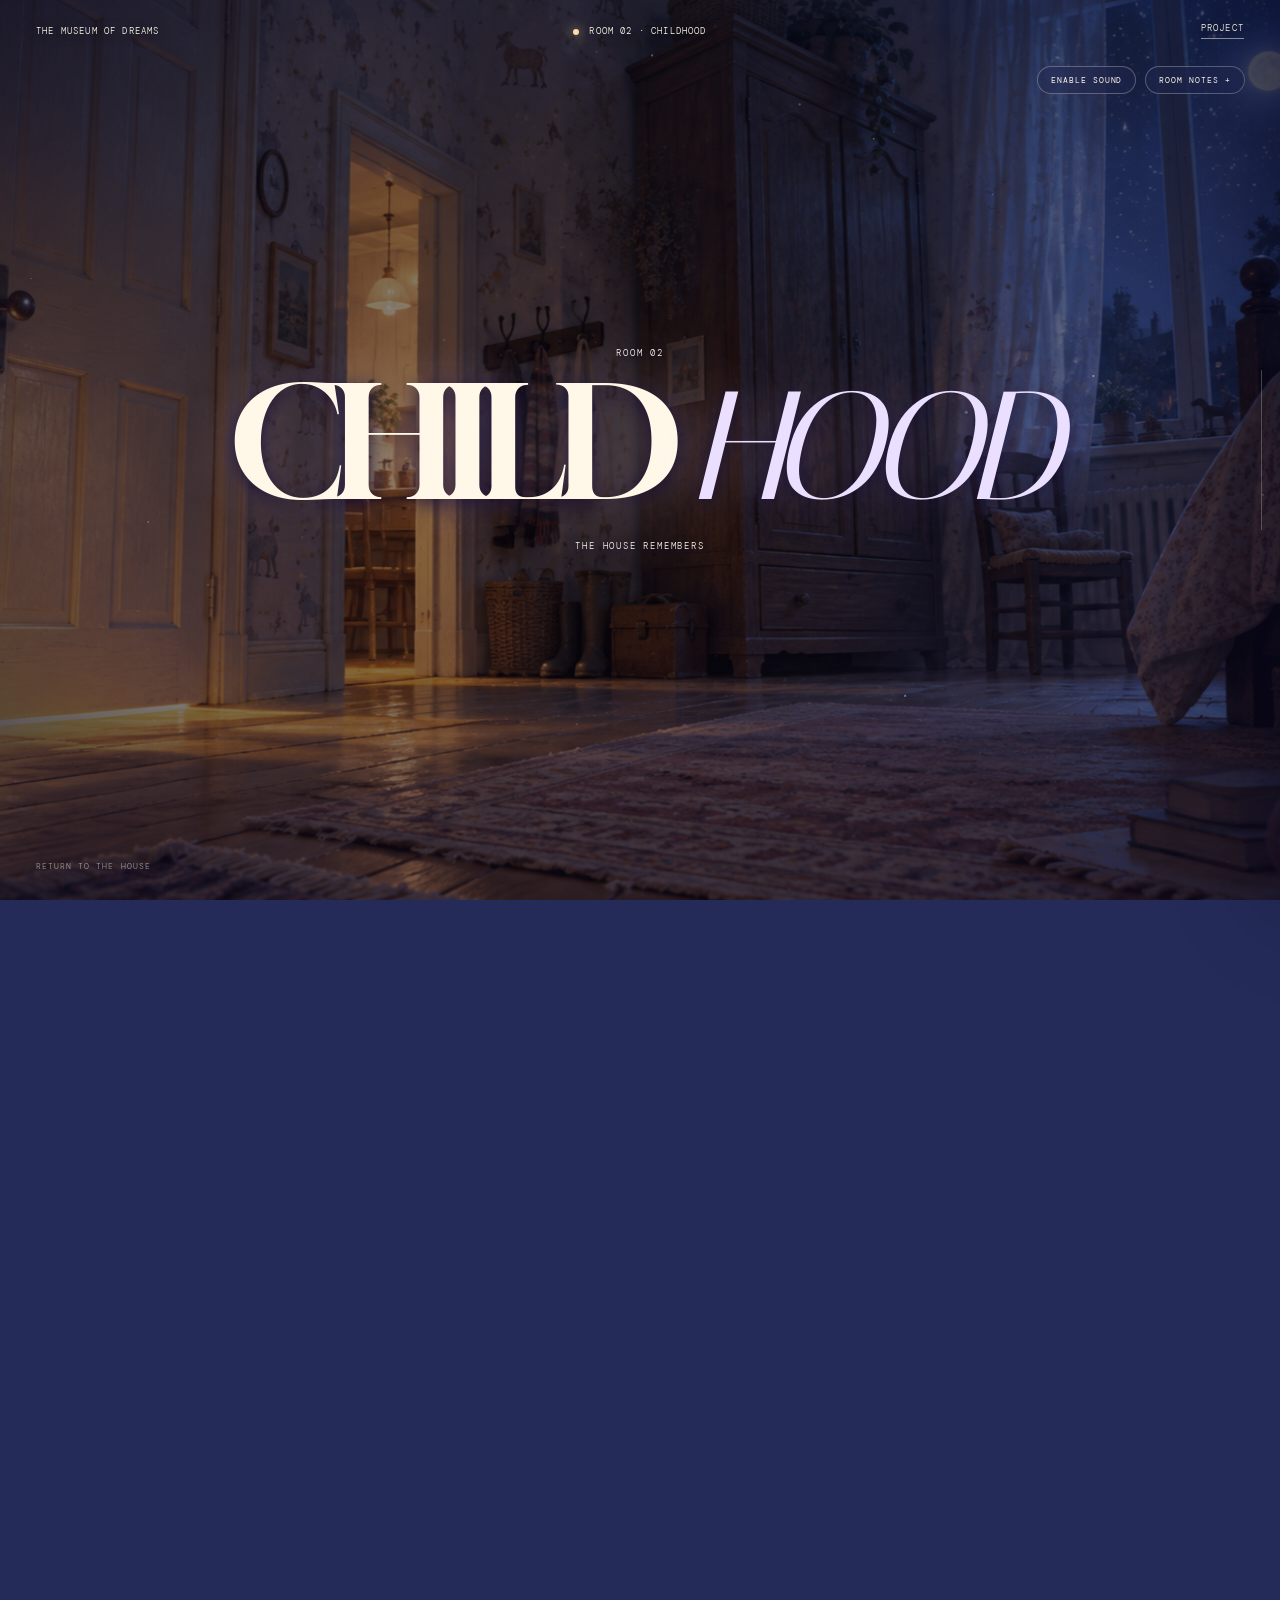
<file: childhood.html>
<!DOCTYPE html>
<html lang="en">

<head>

  <meta charset="UTF-8">

  <meta
    name="viewport"
    content="width=device-width, initial-scale=1.0"
  >

  <meta
    name="theme-color"
    content="#2b315f"
  >

  <meta
    name="description"
    content="Childhood — Room 02 of The Museum of Dreams."
  >

  <title>
    Childhood — Museum of Dreams
  </title>


  <!-- Polices -->

  <link
    rel="preconnect"
    href="https://fonts.googleapis.com"
  >

  <link
    rel="preconnect"
    href="https://fonts.gstatic.com"
    crossorigin
  >

  <link
    href="https://fonts.googleapis.com/css2?family=DM+Mono:wght@300;400&family=Gloock&family=Italiana&display=swap"
    rel="stylesheet"
  >


  <!-- CSS de la salle -->

  <link
    rel="stylesheet"
    href="./childhood.css?v=2"
  >

</head>


<body class="childhood-page phase-0">


  <!-- ==========================================
       MAISON RECONSTRUITE PAR LA MÉMOIRE
  =========================================== -->

  <div
    class="childhood-world"
    aria-hidden="true"
  >

    <img
      class="childhood-image"
      src="./childhood-room.png"
      alt=""
    >

    <div class="room-colour"></div>

    <div class="door-memory-light"></div>

    <div class="cursor-glow"></div>

    <canvas id="memory-dust"></canvas>

  </div>


  <!-- ==========================================
       ÉCHELLE DE L’ENFANT
  =========================================== -->

  <div
    class="height-memory"
    aria-hidden="true"
  >

    <span style="--height: 12%;">
      175 CM
    </span>

    <span style="--height: 36%;">
      140 CM
    </span>

    <span style="--height: 61%;">
      110 CM
    </span>

    <span style="--height: 82%;">
      86 CM
    </span>

  </div>


  <!-- ==========================================
       CRÉATURE DU PAPIER PEINT
  =========================================== -->

  <div
    class="memory-animal"
    aria-hidden="true"
  >

    <div class="animal-aura"></div>


    <svg
      viewBox="0 0 500 420"
      role="presentation"
    >

      <g class="animal-body">

        <ellipse
          cx="264"
          cy="245"
          rx="116"
          ry="67"
        ></ellipse>

        <path
          d="M168 244 C132 225 112 188 122 143 C129 110 155 90 189 87 C181 114 184 151 203 188 Z"
        ></path>

        <ellipse
          cx="137"
          cy="113"
          rx="48"
          ry="34"
          transform="rotate(-17 137 113)"
        ></ellipse>

        <path
          d="M103 94 L71 52 L116 76 Z"
        ></path>

        <path
          d="M147 80 L165 34 L171 88 Z"
        ></path>

        <path
          d="M168 301 L155 387"
        ></path>

        <path
          d="M231 307 L225 399"
        ></path>

        <path
          d="M315 307 L329 397"
        ></path>

        <path
          d="M365 293 L395 382"
        ></path>

        <path
          d="M373 225 C415 203 434 220 448 245"
        ></path>

        <circle
          cx="119"
          cy="107"
          r="5"
        ></circle>

      </g>


      <g class="animal-antlers">

        <path
          d="M119 78 C96 49 101 23 87 8 M99 48 L72 33 M100 39 L114 14"
        ></path>

        <path
          d="M145 77 C158 48 151 22 166 8 M157 45 L184 29 M157 36 L144 12"
        ></path>

      </g>

    </svg>


    <span class="animal-star star-one"></span>

    <span class="animal-star star-two"></span>

    <span class="animal-star star-three"></span>

  </div>


  <!-- ==========================================
       VOIX DERRIÈRE LA PORTE
  =========================================== -->

  <div
    class="remembered-voice"
    aria-hidden="true"
  >

    <div class="voice-light"></div>


    <div class="voice-wave">

      <span></span>
      <span></span>
      <span></span>
      <span></span>
      <span></span>

      <span></span>
      <span></span>
      <span></span>
      <span></span>
      <span></span>

      <span></span>
      <span></span>
      <span></span>
      <span></span>
      <span></span>

    </div>

  </div>


  <!-- ==========================================
       FRAGMENTS QUI SE RECOMBINENT
  =========================================== -->

  <div
    class="memory-fragments"
    aria-hidden="true"
  >

    <span class="fragment fragment-one"></span>

    <span class="fragment fragment-two"></span>

    <span class="fragment fragment-three"></span>

    <span class="fragment fragment-four"></span>

  </div>


  <!-- ==========================================
       NAVIGATION
  =========================================== -->

  <header class="childhood-header">

    <a href="everyday.html">
      THE MUSEUM OF DREAMS
    </a>


    <div class="childhood-location">

      <span class="location-dot"></span>

      <span>
        ROOM 02 · CHILDHOOD
      </span>

    </div>


    <a href="case-study.html">
      PROJECT
    </a>

  </header>

  <!-- ==========================================
     OUTILS DE LA SALLE
=========================================== -->

<div class="childhood-tools">

  <button
    type="button"
    class="childhood-tool-button"
    id="childhood-sound-button"
    aria-pressed="false"
  >
    ENABLE SOUND
  </button>


  <button
    type="button"
    class="childhood-tool-button"
    id="childhood-notes-button"
    aria-controls="childhood-notes-panel"
    aria-expanded="false"
  >
    ROOM NOTES +
  </button>

</div>


<button
  type="button"
  class="childhood-notes-backdrop"
  id="childhood-notes-backdrop"
  aria-label="Close room notes"
  tabindex="-1"
></button>


<aside
  class="childhood-notes-panel"
  id="childhood-notes-panel"
  aria-hidden="true"
>

  <div class="childhood-notes-heading">

    <div>

      <span>
        ROOM 02 · RESEARCH FILE
      </span>

      <h2>
        CHILDHOOD
      </h2>

    </div>


    <button
      type="button"
      id="childhood-notes-close"
      aria-label="Close room notes"
    >
      CLOSE ×
    </button>

  </div>


  <section class="childhood-note-section">

    <span class="childhood-note-number">
      RESEARCH 02.A
    </span>

    <h3>
      MEMORIES ENTER DREAMS AS FRAGMENTS
    </h3>

    <p>
      In a study of 299 sleep reports, 65% contained
      elements connected to recent waking life.
      Complete replay of an episodic event appeared
      in only 1–2% of reports.
    </p>

    <a
      href="https://direct.mit.edu/jocn/article/15/1/1/3724/Dreaming-and-Episodic-Memory-A-Functional"
      target="_blank"
      rel="noopener noreferrer"
    >
      FOSSE ET AL. · 2003 ↗
    </a>

  </section>


  <section class="childhood-note-section">

    <span class="childhood-note-number">
      RESEARCH 02.B
    </span>

    <h3>
      SOME MEMORIES RETURN LATER
    </h3>

    <p>
      A fourteen-day diary study found that personally
      significant experiences could reappear in dreams
      both shortly after the event and several days later.
      The result appeared only in part of the sample.
    </p>

    <a
      href="https://pmc.ncbi.nlm.nih.gov/articles/PMC6849581/"
      target="_blank"
      rel="noopener noreferrer"
    >
      EICHENLAUB ET AL. · 2019 ↗
    </a>

  </section>


  <section class="childhood-note-section physical-room-note">

    <span class="childhood-note-number">
      PHYSICAL TRANSLATION
    </span>

    <h3>
      HOW THIS BECOMES A REAL ROOM
    </h3>

    <ul>

      <li>
        An oversized bedroom uses forced perspective
        to return visitors to a child’s physical scale.
      </li>

      <li>
        Projection mapping slowly detaches animals
        from the wallpaper.
      </li>

      <li>
        A directional speaker places a remembered
        humming voice behind a closed door.
      </li>

      <li>
        Furniture, windows and doors come from
        incompatible architectural periods.
      </li>

      <li>
        The final window becomes a luminous passage
        into the Adventure gallery.
      </li>

    </ul>

  </section>


  <p class="childhood-research-caveat">
    The installation translates research findings into
    an artistic experience. It does not propose a universal
    interpretation of childhood dreams.
  </p>

</aside>

  <!-- ==========================================
       TITRE DE LA SALLE
  =========================================== -->

  <section class="childhood-introduction">

    <p>
      ROOM 02
    </p>


    <h1>

      CHILD

      <em>HOOD</em>

    </h1>


    <span>
      THE HOUSE REMEMBERS
    </span>

  </section>


  <!-- ==========================================
       NARRATION
  =========================================== -->

  <section
    class="childhood-narration"
    aria-live="polite"
  >

    <p
      class="childhood-sentence"
      id="childhood-sentence"
    >

      The house remembers you smaller

      <em>
        than you remember yourself.
      </em>

    </p>

  </section>


  <!-- ==========================================
       CARTEL DU RÊVE
  =========================================== -->

  <aside
    class="childhood-label"
    id="childhood-label"
    aria-live="polite"
  >

    <span id="composite-number">
      COMPOSITE DREAM 01
    </span>


    <strong id="composite-title">
      THE HOUSE WITHOUT MEASURE
    </strong>


    <dl>

      <div>

        <dt>
          MEMORY SOURCE
        </dt>

        <dd id="memory-source">
          HOME
        </dd>

      </div>


      <div>

        <dt>
          EMOTIONAL CORE
        </dt>

        <dd id="emotional-core">
          BELONGING
        </dd>

      </div>

    </dl>

  </aside>


  <!-- ==========================================
       NOTE SCIENTIFIQUE
  =========================================== -->

  <aside
  class="research-note"
  id="research-note"
>

  <span id="research-number">
    RESEARCH NOTE 02.1
  </span>


  <p id="research-text">

    Dreams rarely reproduce a complete
    autobiographical event. They more often
    incorporate selected fragments.

  </p>


  <strong id="research-principle">
    FRAGMENT · NOT REPLAY
  </strong>

</aside>


  <!-- ==========================================
       CONCLUSION
  =========================================== -->

  <section class="childhood-conclusion">

  <p>
    Memory has rebuilt the house.
  </p>


  <h2>

    IT MAY HAVE TAKEN
    <br>

    <em>
      A FEW LIBERTIES.
    </em>

  </h2>

</section>


  <!-- ==========================================
       FENÊTRE VERS ADVENTURE
  =========================================== -->

  <!-- ==========================================
     FENÊTRE VERS ADVENTURE
=========================================== -->

<section
  class="adventure-exit"
  id="adventure-exit"
>

  <!-- Fenêtre et ciel -->

  <div
    class="adventure-window"
    aria-hidden="true"
  >

    <div class="window-sky"></div>


    <div class="window-cloud cloud-one"></div>

    <div class="window-cloud cloud-two"></div>


    <div class="window-frame"></div>


    <div class="flying-curtain curtain-left"></div>

    <div class="flying-curtain curtain-right"></div>

  </div>


  <!-- Texte de transition -->

  <p>

    One window seems to have bigger plans.
    <br>

    <em>
      Apparently, the sky starts here.
    </em>

  </p>


  <!-- Bouton vers la salle suivante -->

  <!-- Bouton vers la salle suivante -->

  <div class="adventure-entry">

  <a
    href="adventure.html"
    id="enter-adventure"
    class="enter-adventure"
  >
    ENTER THE ADVENTURE →
  </a>

</div>

</section>


<!-- ==========================================
     INTERFACE
=========================================== -->

  <!-- ==========================================
       INTERFACE
  =========================================== -->

  <p
    class="childhood-instruction"
    id="childhood-instruction"
  >
    RETURN TO THE HOUSE
  </p>


  <div class="childhood-progress">

    <span id="childhood-progress-fill"></span>

  </div>


  <!-- Espace de narration verticale -->

  <main class="childhood-scroll"></main>


  <!-- Transitions -->

  <div
    class="childhood-arrival"
    aria-hidden="true"
  ></div>


  <div
    class="adventure-transition"
    aria-hidden="true"
  ></div>


  <script src="./childhood.js?v=2"></script>

</body>

</html>
</file>
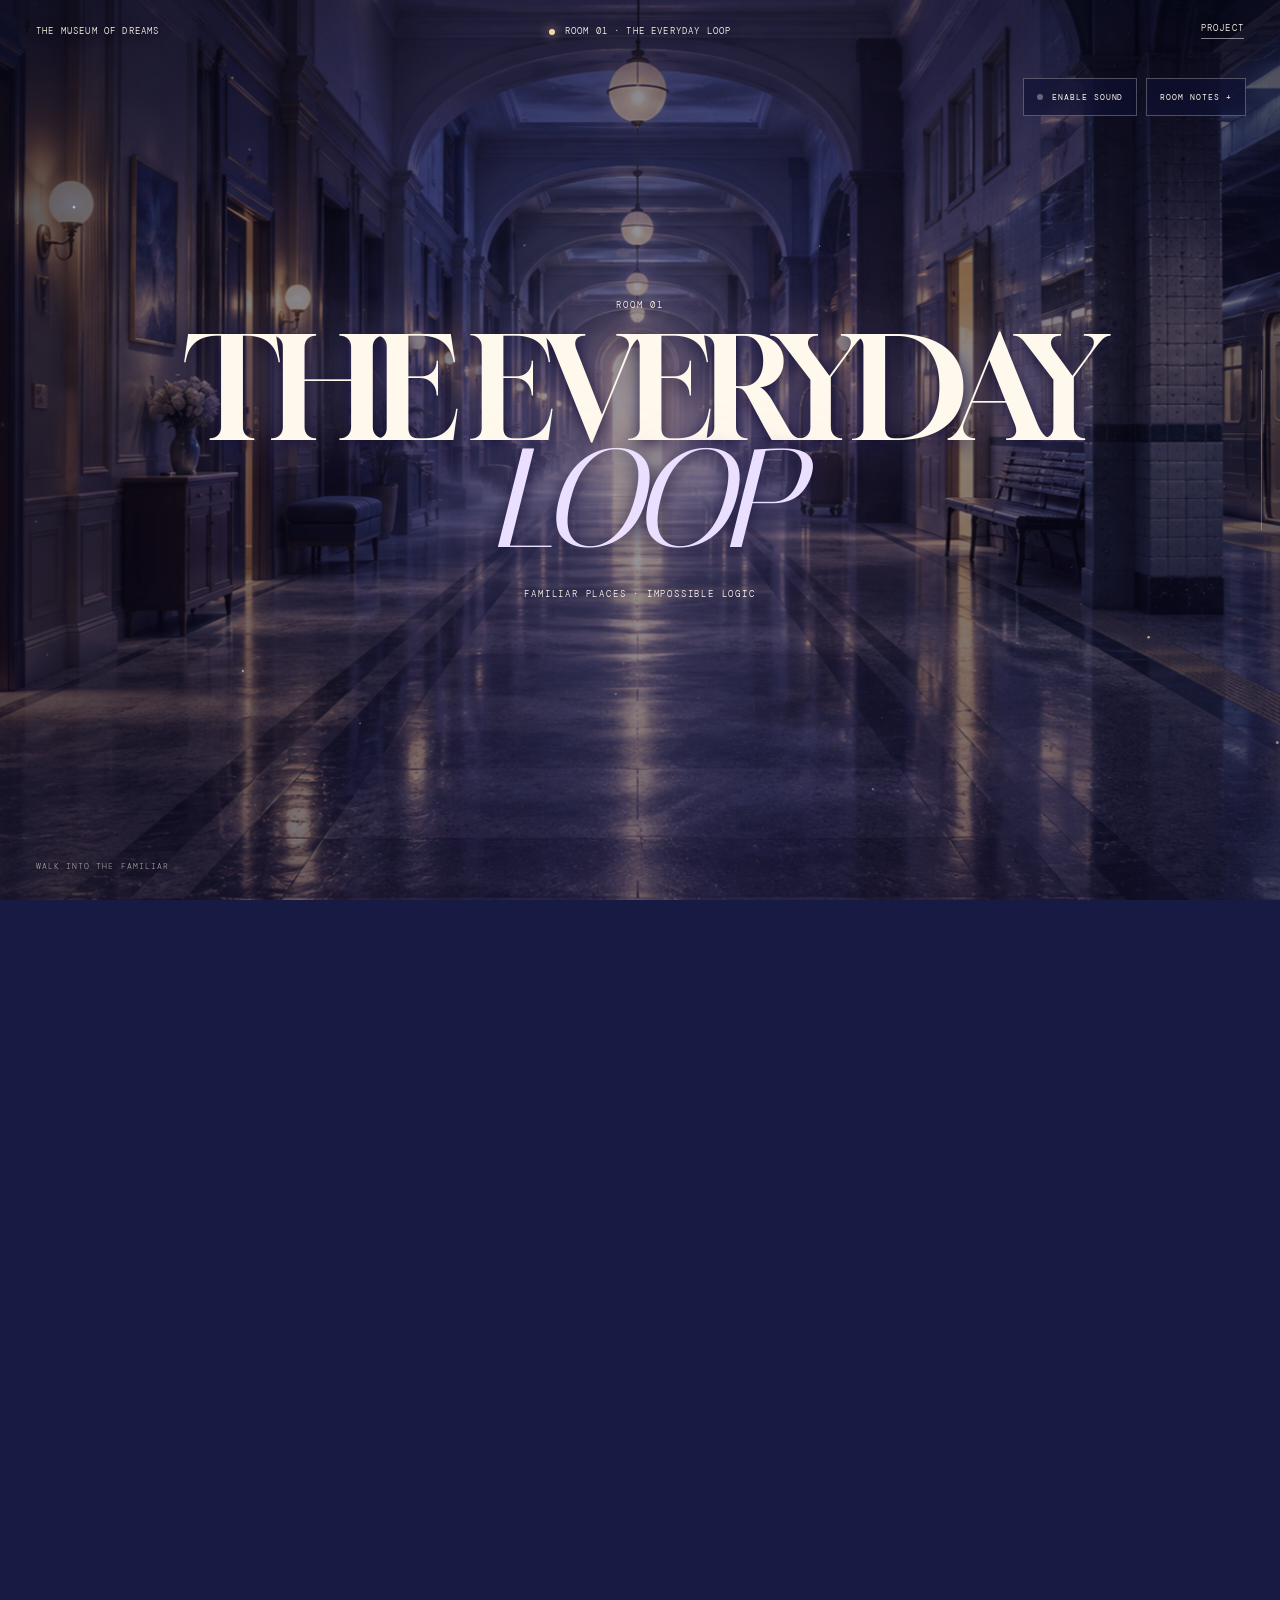
<file: everyday.html>
<!DOCTYPE html>
<html lang="en">

<head>
  <meta charset="UTF-8">

  <meta
    name="viewport"
    content="width=device-width, initial-scale=1.0"
  >

  <meta
    name="theme-color"
    content="#171a43"
  >

  <meta
    name="description"
    content="The Everyday Loop — Room 01 of The Museum of Dreams."
  >

  <title>
    The Everyday Loop — Museum of Dreams
  </title>

  <link
    rel="preconnect"
    href="https://fonts.googleapis.com"
  >

  <link
    rel="preconnect"
    href="https://fonts.gstatic.com"
    crossorigin
  >

  <link
    href="https://fonts.googleapis.com/css2?family=DM+Mono:wght@300;400&family=Gloock&family=Italiana&display=swap"
    rel="stylesheet"
  >

  <link
    rel="stylesheet"
    href="./everyday.css?v=2"
  >
</head>


<body class="everyday-page phase-0">


  <!-- ==========================================
       DÉCOR PRINCIPAL
  =========================================== -->

  <div
    class="corridor-world"
    aria-hidden="true"
  >

    <img
      class="corridor-image"
      src="./everyday-corridor.png"
      alt=""
    >

    <div class="corridor-colour"></div>

    <div class="corridor-depth"></div>

    <div class="cursor-light"></div>

    <canvas id="dream-dust"></canvas>

  </div>


  <!-- ==========================================
       ANOMALIES DU QUOTIDIEN
  =========================================== -->

  <div
    class="dream-anomalies"
    aria-hidden="true"
  >

    <div class="repeating-door door-one"></div>

    <div class="repeating-door door-two"></div>


    <div class="impossible-clock">

      <span class="clock-hand clock-hour"></span>

      <span class="clock-hand clock-minute"></span>

      <span class="clock-centre"></span>

    </div>


    <div class="route-lines">

      <span></span>

      <span></span>

      <span></span>

    </div>


    <div class="passing-shadows">

      <span class="shadow shadow-one"></span>

      <span class="shadow shadow-two"></span>

      <span class="shadow shadow-three"></span>

    </div>

  </div>


  <!-- ==========================================
       NAVIGATION
  =========================================== -->

  <header class="room-header">

    <a href="brain.html">
      THE MUSEUM OF DREAMS
    </a>


    <div class="room-location">

      <span class="location-dot"></span>

      <span>
        ROOM 01 · THE EVERYDAY LOOP
      </span>

    </div>


    <a href="case-study.html">
      PROJECT
    </a>

  </header>


  <!-- ==========================================
       TITRE DE LA SALLE
  =========================================== -->

  <section
    class="room-introduction"
    id="room-introduction"
  >

    <p>
      ROOM 01
    </p>


    <h1>
      THE EVERYDAY
      <br>
      <em>LOOP</em>
    </h1>


    <span>
      FAMILIAR PLACES · IMPOSSIBLE LOGIC
    </span>

  </section>


  <!-- ==========================================
       NARRATION
  =========================================== -->

  <section
    class="room-narration"
    aria-live="polite"
  >

    <p
      class="room-sentence"
      id="room-sentence"
    >
      Everything looks familiar.
      <em>Almost.</em>
    </p>

  </section>


  <!-- ==========================================
       CARTEL MUSÉAL
  =========================================== -->

  <aside
    class="dream-label"
    id="dream-label"
    aria-live="polite"
  >

    <span id="dream-number">
      DREAM 014
    </span>


    <strong id="dream-title">
      THE REPEATING ROOM
    </strong>


    <dl>

      <div>

        <dt>
          EMOTIONAL CORE
        </dt>

        <dd id="dream-emotion">
          CONFUSION
        </dd>

      </div>


      <div>

        <dt>
          SOURCE
        </dt>

        <dd id="dream-source">
          ANONYMOUS SUBMISSION
        </dd>

      </div>

    </dl>

  </aside>


  <!-- ==========================================
       CONCLUSION CURATORIALE
  =========================================== -->

  <section
    class="curatorial-reveal"
    id="curatorial-reveal"
  >

    <p class="curatorial-kicker">
      CURATORIAL PRINCIPLE 01
    </p>


    <h2>

      Different places.
      <br>

      Different stories.
      <br>

      <em>
        The same emotional trace.
      </em>

    </h2>


    <p class="curatorial-note">

      Dreams in this room are connected by
      disorientation — not by identical images.

    </p>

  </section>


  <!-- ==========================================
       PROCHAINE SALLE
  =========================================== -->

  <section
    class="next-room"
    id="next-room"
  >

    <div
      class="next-door"
      aria-hidden="true"
    >

      <span class="next-door-light"></span>

      <span class="next-door-frame"></span>

    </div>


    <p>

      The familiar world is beginning
      to dissolve.

    </p>


    <p>

  One door does not lead forward.
  <br>

  <em>
    It leads back.
  </em>

</p>


<a
  href="childhood.html"
  id="continue-room"
>

  <span>
    NEXT TERRITORY · ROOM 02
  </span>

  <strong>
    CHILDHOOD
  </strong>

  <small>
    OPEN THE DOOR →
  </small>

</a>

  </section>

    <!-- ==========================================
       SON ET NOTES DE LA SALLE
  =========================================== -->

  <div class="room-tools">

    <button
      class="room-tool sound-toggle"
      id="everyday-sound-toggle"
      type="button"
      aria-pressed="false"
    >

      <span class="tool-dot"></span>

      <strong id="everyday-sound-label">
        ENABLE SOUND
      </strong>

    </button>


    <button
      class="room-tool notes-toggle"
      id="everyday-notes-toggle"
      type="button"
      aria-expanded="false"
      aria-controls="everyday-room-notes"
    >
      ROOM NOTES +
    </button>

  </div>


  <div
    class="room-notes-backdrop"
    id="everyday-notes-backdrop"
    aria-hidden="true"
  ></div>


  <aside
    class="room-notes-panel"
    id="everyday-room-notes"
    aria-hidden="true"
  >

    <header class="notes-header">

      <div>

        <span>
          ROOM 01 · EXHIBITION NOTES
        </span>

        <h2>
          THE EVERYDAY<br>
          LOOP
        </h2>

      </div>


      <button
        class="close-notes"
        id="everyday-close-notes"
        type="button"
        aria-label="Close room notes"
      >
        CLOSE ×
      </button>

    </header>


    <!-- Observation scientifique -->

    <section class="notes-section research-section">

      <p class="notes-number">
        RESEARCH NOTE 01.1
      </p>


      <h3>
        ORDINARY LIFE<br>
        ENTERS THE DREAM.
      </h3>


      <div class="research-block">

        <strong>
          WHAT THE STUDY FOUND
        </strong>

        <p>

          In a seven-day study, an average of 83.4% of dream
          reports were connected to at least one waking-life
          element.

        </p>

        <p>

          Among the elements participants could date,
          40.2% came from the previous day. Those recent
          elements were often ordinary rather than exceptional.

        </p>

      </div>


      <div class="research-block">

        <strong>
          WHAT IT DOES NOT PROVE
        </strong>

        <p>

          Dreams do not simply replay daily life and the study
          does not provide a universal interpretation for
          particular objects, places or symbols.

        </p>

      </div>


      <div class="research-block">

        <strong>
          INFLUENCE ON THE ROOM
        </strong>

        <p>

          The corridor, clock and repeated doors are familiar
          everyday elements. The dream reorganises them instead
          of reproducing a complete real event.

        </p>

      </div>


      <a
        class="research-source"
        href="https://pubmed.ncbi.nlm.nih.gov/29020066/"
        target="_blank"
        rel="noopener noreferrer"
      >
        VALLAT ET AL. · PLOS ONE · 2017 ↗
      </a>

    </section>


    <!-- Concept physique -->

    <section class="notes-section physical-section">

      <p class="notes-number">
        PHYSICAL ROOM CONCEPT 01.2
      </p>


      <h3>
        AN ORDINARY CORRIDOR<br>
        THAT REFUSES TO END.
      </h3>


      <dl class="physical-details">

        <div>

          <dt>
            SPACE
          </dt>

          <dd>

            A life-sized apartment corridor built with repeating
            doors, mirrored endings and projection surfaces.

          </dd>

        </div>


        <div>

          <dt>
            LIGHT
          </dt>

          <dd>

            Domestic ceiling lights flicker only after a visitor
            crosses a doorway. The colour temperature becomes
            gradually less natural.

          </dd>

        </div>


        <div>

          <dt>
            SOUND
          </dt>

          <dd>

            Hidden speakers repeat the visitor’s footsteps with
            a slight delay while an impossible clock slowly
            loses its rhythm.

          </dd>

        </div>


        <div>

          <dt>
            INTERACTION
          </dt>

          <dd>

            Motion sensors change room numbers, exit signs and
            door destinations whenever the visitor turns away.

          </dd>

        </div>


        <div>

          <dt>
            MATERIALS
          </dt>

          <dd>

            Carpet, painted wood, frosted glass, mirrors,
            projection screens and concealed speakers.

          </dd>

        </div>


        <div>

          <dt>
            VISITOR ACTION
          </dt>

          <dd>

            The visitor chooses a door and returns to the same
            corridor, where one familiar detail has changed.

          </dd>

        </div>


        <div>

          <dt>
            ARTIST PROFILE
          </dt>

          <dd>

            Installation artist · scenographer · sound designer ·
            interactive technologist

          </dd>

        </div>

      </dl>

    </section>

  </aside>

  <!-- ==========================================
       INTERFACE
  =========================================== -->

  <p
    class="movement-message"
    id="movement-message"
  >
    WALK INTO THE FAMILIAR
  </p>


  <div class="room-progress">

    <span id="room-progress-fill"></span>

  </div>


  <!-- Espace de narration verticale -->

  <main class="everyday-scroll"></main>


  <!-- Transitions -->

  <div
    class="arrival-transition"
    aria-hidden="true"
  ></div>


  <div
    class="departure-transition"
    aria-hidden="true"
  ></div>


  <script src="./everyday.js?v=2"></script>

</body>

</html>
</file>
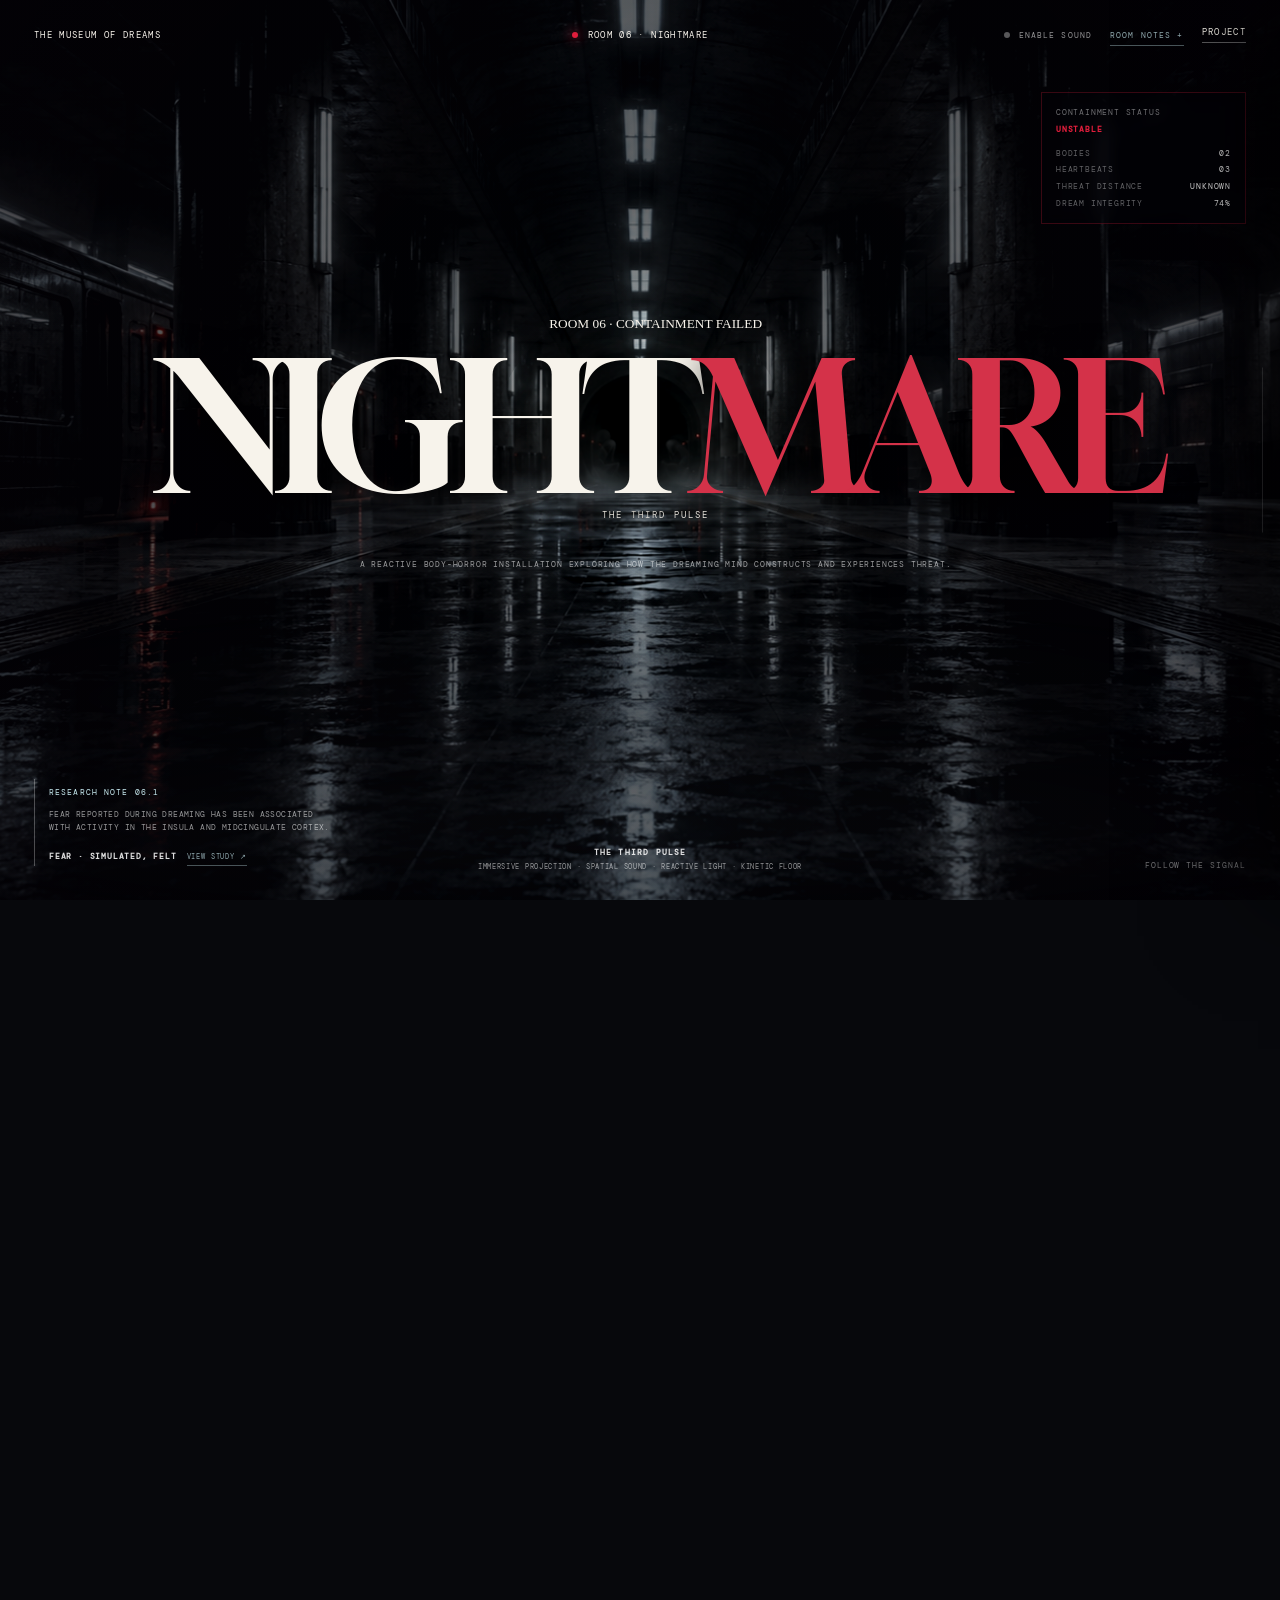
<file: nightmare.html>
<!DOCTYPE html>
<html lang="en">

<head>

  <meta charset="UTF-8">

  <meta
    name="viewport"
    content="width=device-width, initial-scale=1.0"
  >

  <meta
    name="theme-color"
    content="#07080c"
  >

  <meta
    name="description"
    content="Nightmare — Room 06 of The Museum of Dreams."
  >

  <title>
    Nightmare — Museum of Dreams
  </title>


  <!-- Polices -->

  <link
    rel="preconnect"
    href="https://fonts.googleapis.com"
  >

  <link
    rel="preconnect"
    href="https://fonts.gstatic.com"
    crossorigin
  >

  <link
    href="https://fonts.googleapis.com/css2?family=DM+Mono:wght@300;400&family=Gloock&family=Italiana&display=swap"
    rel="stylesheet"
  >


  <!-- Préchargement des images principales -->

  <link
    rel="preload"
    as="image"
    href="./nightmare-station.png"
  >

  <link
    rel="preload"
    as="image"
    href="./nightmare-reveal.png"
  >

  <link
    rel="preload"
    as="image"
    href="./nightmare-eye-open.png"
  >


  <!-- CSS de la salle -->

  <link
    rel="stylesheet"
    href="./nightmare.css?v=3"
  >

</head>


<body
  class="nightmare-page"
  data-scene="title"
>





  <!-- ==========================================
       MONDE FIXE DU CAUCHEMAR

       Les images restent fixes pendant que
       les phrases avancent au scroll.
  =========================================== -->

  <div
    class="nightmare-world"
    aria-hidden="true"
  >


    <!-- Gare normale -->

    <img
      class="world-image station-image"
      src="./nightmare-station.png"
      alt=""
    >


    <!--
      Version contenant les monstres cachés.

      Le CSS ne révèle cette image qu’autour
      de la souris, comme une lampe torche.
    -->

    <img
      class="world-image reveal-image"
      src="./nightmare-reveal.png"
      alt=""
    >


    <!-- Couloir organique -->

    <img
      class="world-image corruption-image"
      src="./nightmare-corruption.png"
      alt=""
    >


    <!-- Œil fermé -->

    <img
      class="world-image eye-image eye-closed"
      src="./nightmare-eye.png"
      alt=""
    >


    <!-- Œil ouvert -->

    <img
      class="world-image eye-image eye-open"
      src="./nightmare-eye-open.png"
      alt=""
    >


    <!-- Profondeur et éclairage -->

    <div class="world-depth"></div>

    <div class="emergency-wash"></div>


    <!-- Homme sans visage -->

    <div class="faceless-presence">

      <img
        src="./nightmare-figure.png"
        alt=""
      >

    </div>


    <!-- Reflets déformés -->

    <div class="reflection reflection-one">

      <img
        src="./nightmare-figure.png"
        alt=""
      >

    </div>


    <div class="reflection reflection-two">

      <img
        src="./nightmare-figure.png"
        alt=""
      >

    </div>


    <!-- Murs qui respirent -->

    <div
      class="breathing-walls breathing-wall-left"
    ></div>

    <div
      class="breathing-walls breathing-wall-right"
    ></div>


    <!-- Effets de course -->

    <div class="corridor-lights"></div>

    <div class="speed-tunnel"></div>


    <!-- Apparitions très rapides -->

    <div class="apparition apparition-one"></div>

    <div class="apparition apparition-two"></div>

    <div class="apparition apparition-three"></div>


    <!-- Brouillard -->

    <div class="fog fog-one"></div>

    <div class="fog fog-two"></div>


    <!-- Effets corporels et flashes -->

    <div class="screen-veins"></div>

    <div class="flash-frame"></div>


    <!-- Obscurité percée par la souris -->

    <div class="cursor-darkness"></div>


    <!-- Transition à travers la pupille -->

    <div class="pupil-portal"></div>

    <div class="wake-white"></div>

  </div>


  <!-- ==========================================
       NAVIGATION
  =========================================== -->

 <header class="nightmare-header">

  <a href="action.html">
    THE MUSEUM OF DREAMS
  </a>


  <div class="nightmare-location">

    <span class="location-signal"></span>

    <span>
      ROOM 06 · NIGHTMARE
    </span>

  </div>


  <div class="nightmare-header-tools">

    <button
      class="sound-toggle"
      id="sound-toggle"
      type="button"
      aria-pressed="false"
    >
      ENABLE SOUND
    </button>


    <button
      class="room-notes-button"
      id="nightmare-notes-button"
      type="button"
      aria-expanded="false"
      aria-controls="nightmare-notes-panel"
    >
      ROOM NOTES +
    </button>


    <a href="case-study.html">
      PROJECT
    </a>

  </div>

</header>





  <!-- ==========================================
       INTERFACE DE CONFINEMENT
  =========================================== -->

  <aside
    class="containment-panel"
    aria-live="polite"
  >

    <span>
      CONTAINMENT STATUS
    </span>


    <strong id="containment-status">
      UNSTABLE
    </strong>


    <dl>

      <div>

        <dt>
          BODIES
        </dt>

        <dd id="body-count">
          02
        </dd>

      </div>


      <div>

        <dt>
          HEARTBEATS
        </dt>

        <dd id="pulse-count">
          03
        </dd>

      </div>


      <div>

        <dt>
          THREAT DISTANCE
        </dt>

        <dd id="threat-distance">
          UNKNOWN
        </dd>

      </div>


      <div>

        <dt>
          DREAM INTEGRITY
        </dt>

        <dd id="dream-integrity">
          71%
        </dd>

      </div>

    </dl>

  </aside>


  <!-- ==========================================
       NOTE SCIENTIFIQUE
  =========================================== -->

  <aside
    class="research-note"
    id="research-note"
  >

    <span id="research-number">
      RESEARCH NOTE 06.1
    </span>


    <p id="research-text">

      Fear in dreams has been associated
      with activity in the insula and
      midcingulate cortex.

    </p>


    <strong id="research-principle">
      FEAR · SIMULATED, FELT
    </strong>

    <a
  id="research-source"
  href="https://pmc.ncbi.nlm.nih.gov/articles/PMC7267911/"
  target="_blank"
  rel="noopener noreferrer"
>
  VIEW STUDY ↗
</a>

  </aside>

<!-- ==========================================
     DOSSIER CURATORIAL — NIGHTMARE
========================================== -->

<div
  class="nightmare-notes-backdrop"
  id="nightmare-notes-backdrop"
  aria-hidden="true"
></div>


<aside
  class="nightmare-notes-panel"
  id="nightmare-notes-panel"
  aria-hidden="true"
  aria-labelledby="nightmare-notes-title"
>

  <header class="nightmare-notes-header">

    <div>

      <span>
        CURATORIAL FILE · ROOM 06
      </span>

      <h2 id="nightmare-notes-title">
        NIGHTMARE
      </h2>

    </div>


    <button
      id="nightmare-notes-close"
      type="button"
      aria-label="Close room notes"
    >
      CLOSE ×
    </button>

  </header>


  <div class="nightmare-notes-content">

    <section class="nightmare-note-section">

      <span class="nightmare-note-number">
        RESEARCH 06.A
      </span>

      <h3>
        FEAR · SIMULATED, FELT
      </h3>

      <p>
        Fear reported during dreaming has been
        associated with activity in regions
        including the insula and midcingulate
        cortex.
      </p>

      <p class="nightmare-note-caution">
        This describes an observed association,
        not a universal interpretation of
        nightmares.
      </p>

      <a
        href="https://pmc.ncbi.nlm.nih.gov/articles/PMC7267911/"
        target="_blank"
        rel="noopener noreferrer"
      >
        VIEW STUDY ↗
      </a>

    </section>


    <section class="nightmare-note-section">

      <span class="nightmare-note-number">
        RESEARCH 06.B
      </span>

      <h3>
        THREAT SIMULATION
      </h3>

      <p>
        Threat-simulation theory proposes that
        some dreams construct virtual dangers
        and rehearse possible responses.
      </p>

      <p class="nightmare-note-caution">
        It remains a scientific hypothesis,
        not a settled explanation for every
        nightmare.
      </p>

      <a
        href="https://pubmed.ncbi.nlm.nih.gov/15766897/"
        target="_blank"
        rel="noopener noreferrer"
      >
        VIEW THEORY ↗
      </a>

    </section>


    <section class="nightmare-note-section">

      <span class="nightmare-note-number">
        RESEARCH 06.C
      </span>

      <h3>
        VIRTUAL DANGER · REAL AROUSAL
      </h3>

      <p>
        Physiological studies have observed
        increased autonomic activation around
        nightmare episodes.
      </p>

      <a
        href="https://pubmed.ncbi.nlm.nih.gov/30927477/"
        target="_blank"
        rel="noopener noreferrer"
      >
        VIEW STUDY ↗
      </a>

    </section>


    <section class="nightmare-note-section nightmare-physical-note">

      <span class="nightmare-note-number">
        PHYSICAL TRANSLATION
      </span>

      <h3>
        HOW THIS BECOMES A MUSEUM ROOM
      </h3>

      <ul>

        <li>
          A reconstructed underground platform
          surrounds the visitor with panoramic
          projection and directional light.
        </li>

        <li>
          A tracked flashlight reveals a second
          visual layer containing figures hidden
          inside the station.
        </li>

        <li>
          Directional speakers move breathing,
          footsteps and the third heartbeat
          around the visitor.
        </li>

        <li>
          Low-frequency floor transducers make
          the pulse physically perceptible.
        </li>

        <li>
          Projection and moving ceiling lights
          create the sensation of running without
          moving the visitor through real danger.
        </li>

        <li>
          A sustained-pressure sensor opens the
          final eye and triggers the transition
          into white light.
        </li>

      </ul>

    </section>


    <footer class="nightmare-notes-footer">

      <span>
        CURATORIAL METHOD
      </span>

      <p>
        The room translates selected research
        into a fictional sensory experience.
      </p>

      <p>
        It does not diagnose the visitor or claim
        that every nightmare has the same meaning.
      </p>

    </footer>

  </div>

</aside>
  <!-- ==========================================
       PROGRESSION
  =========================================== -->

  <div
    class="nightmare-progress"
    aria-hidden="true"
  >

    <span id="nightmare-progress-fill"></span>

  </div>


  <p
    class="scroll-cue"
    id="scroll-cue"
  >
    FOLLOW THE SIGNAL
  </p>


  <!-- ==========================================
       NARRATION
  =========================================== -->

 <main class="nightmare-story">


  <!-- 01 — Titre -->

  <section
    class="nightmare-beat title-beat"
    data-scene="title"
  >

    <div class="title-copy">

      <small>
        ROOM 06 · CONTAINMENT FAILED
      </small>


      <h1>
        NIGHT<span>MARE</span>
      </h1>


      <p>
        THE THIRD PULSE
      </p>


      <div class="museum-description">

        A reactive body-horror installation
        exploring how the dreaming mind
        constructs and experiences threat.

      </div>

    </div>

  </section>


  <!-- 02 — La personne sauvée -->

  <section
    class="nightmare-beat"
    data-scene="companion"
  >

    <div class="beat-copy">

      <p>

        The person whose hand
        <br>

        you took

      </p>


      <em>

        is standing beside you.
        <br>

        They have not said a word.

      </em>

    </div>

  </section>


  <!-- 03 — Le visage -->

  <section
    class="nightmare-beat"
    data-scene="faceless"
  >

    <div class="beat-copy">

      <p>

        They turn
        <br>

        toward you.

      </p>


      <em>

        There is nothing
        <br>

        where their face should be.

      </em>

    </div>

  </section>


  <!-- 04 — Le troisième battement -->

  <section
    class="nightmare-beat"
    data-scene="monitor"
  >

    <div class="beat-copy monitor-copy">

      <small>
        BODIES DETECTED&nbsp;&nbsp;02
      </small>


      <small>
        HEARTBEATS DETECTED&nbsp;&nbsp;03
      </small>


      <p>

        Two bodies.
        <br>

        Three heartbeats.

      </p>

    </div>

  </section>


  <!-- 05 — Sous la surface -->

  <section
    class="nightmare-beat"
    data-scene="breathing"
  >

    <div class="beat-copy">

      <p>

        A pulse moves
        <br>

        beneath the walls.

      </p>

    </div>

  </section>


  <!-- 06 — La respiration accélère -->

  <section
    class="nightmare-beat"
    data-scene="again"
  >

    <div class="beat-copy">

      <p>

        The station
        <br>

        begins to breathe.

      </p>


      <em>

        Faster.
        <br>

        Faster.

      </em>

    </div>

  </section>


  <!-- 07 — Origine du troisième pouls -->

  <section
    class="nightmare-beat"
    data-scene="locating"
  >

    <div class="beat-copy location-copy">

      <small>
        PULSE 03 · SOURCE IDENTIFIED
      </small>


      <p>

        The third heartbeat
        <br>

        is coming from
        <br>

        the station itself.

      </p>

    </div>

  </section>


  <!-- 08 — Révélation -->

  <section
    class="nightmare-beat"
    data-scene="inside"
  >

    <div class="beat-copy">

      <p>

        This is not
        <br>

        a station.

      </p>


      <em>

        You are inside
        <br>

        something alive.

      </em>

    </div>

  </section>


  <!-- 09 — Course -->

  <section
    class="nightmare-beat run-beat"
    data-scene="run"
  >

    <div class="run-copy">

      <small>
        EXIT ROUTE REMOVED
      </small>


      <h2>
        RUN.
      </h2>

    </div>

  </section>


  <!-- 10 — Contraction -->

  <section
    class="nightmare-beat"
    data-scene="narrowing"
  >

    <div class="beat-copy">

      <p>

        The corridor
        <br>

        is contracting.

      </p>


      <em>

        Each breath
        <br>

        makes it smaller.

      </em>

    </div>

  </section>


  <!-- 11 — Le corps se réveille -->

  <section
    class="nightmare-beat"
    data-scene="waking"
  >

    <div class="beat-copy">

      <p>

        The body
        <br>

        is waking up.

      </p>

    </div>

  </section>


  <!-- 12 — L’œil fermé -->

  <section
    class="nightmare-beat eye-warning-beat"
    data-scene="eye"
  >

    <div class="beat-copy warning-copy">

      <p>

        A closed eye
        <br>

        fills the corridor.

      </p>


      <em>

        You have to
        <br>

        get out of here.

      </em>

    </div>

  </section>


  <!-- 13 — Réveil forcé -->

  <section
    class="nightmare-beat final-beat"
    data-scene="escape"
  >

    <div class="escape-copy">

      <small>
        EMERGENCY WAKE PROTOCOL
      </small>


      <h2>

        IT’S TIME
        <br>

        TO WAKE UP.

      </h2>


      <button
        class="force-eye"
        id="force-eye"
        type="button"
      >

        <span
          class="hold-ring"
          aria-hidden="true"
        ></span>


        <span class="force-label">
          OPEN THE EYES
        </span>

      </button>


      <p>
        KEEP HOLDING
      </p>

    </div>

  </section>


</main>


  <!-- ==========================================
       CARTEL MUSÉAL
  =========================================== -->

  <div class="museum-label">

    <strong>
      THE THIRD PULSE
    </strong>


    <span>

      IMMERSIVE PROJECTION · SPATIAL SOUND ·
      REACTIVE LIGHT · KINETIC FLOOR

    </span>

  </div>


  <!-- JavaScript -->

  <script src="./nightmare.js?v=5"></script>

</body>

</html>
</file>
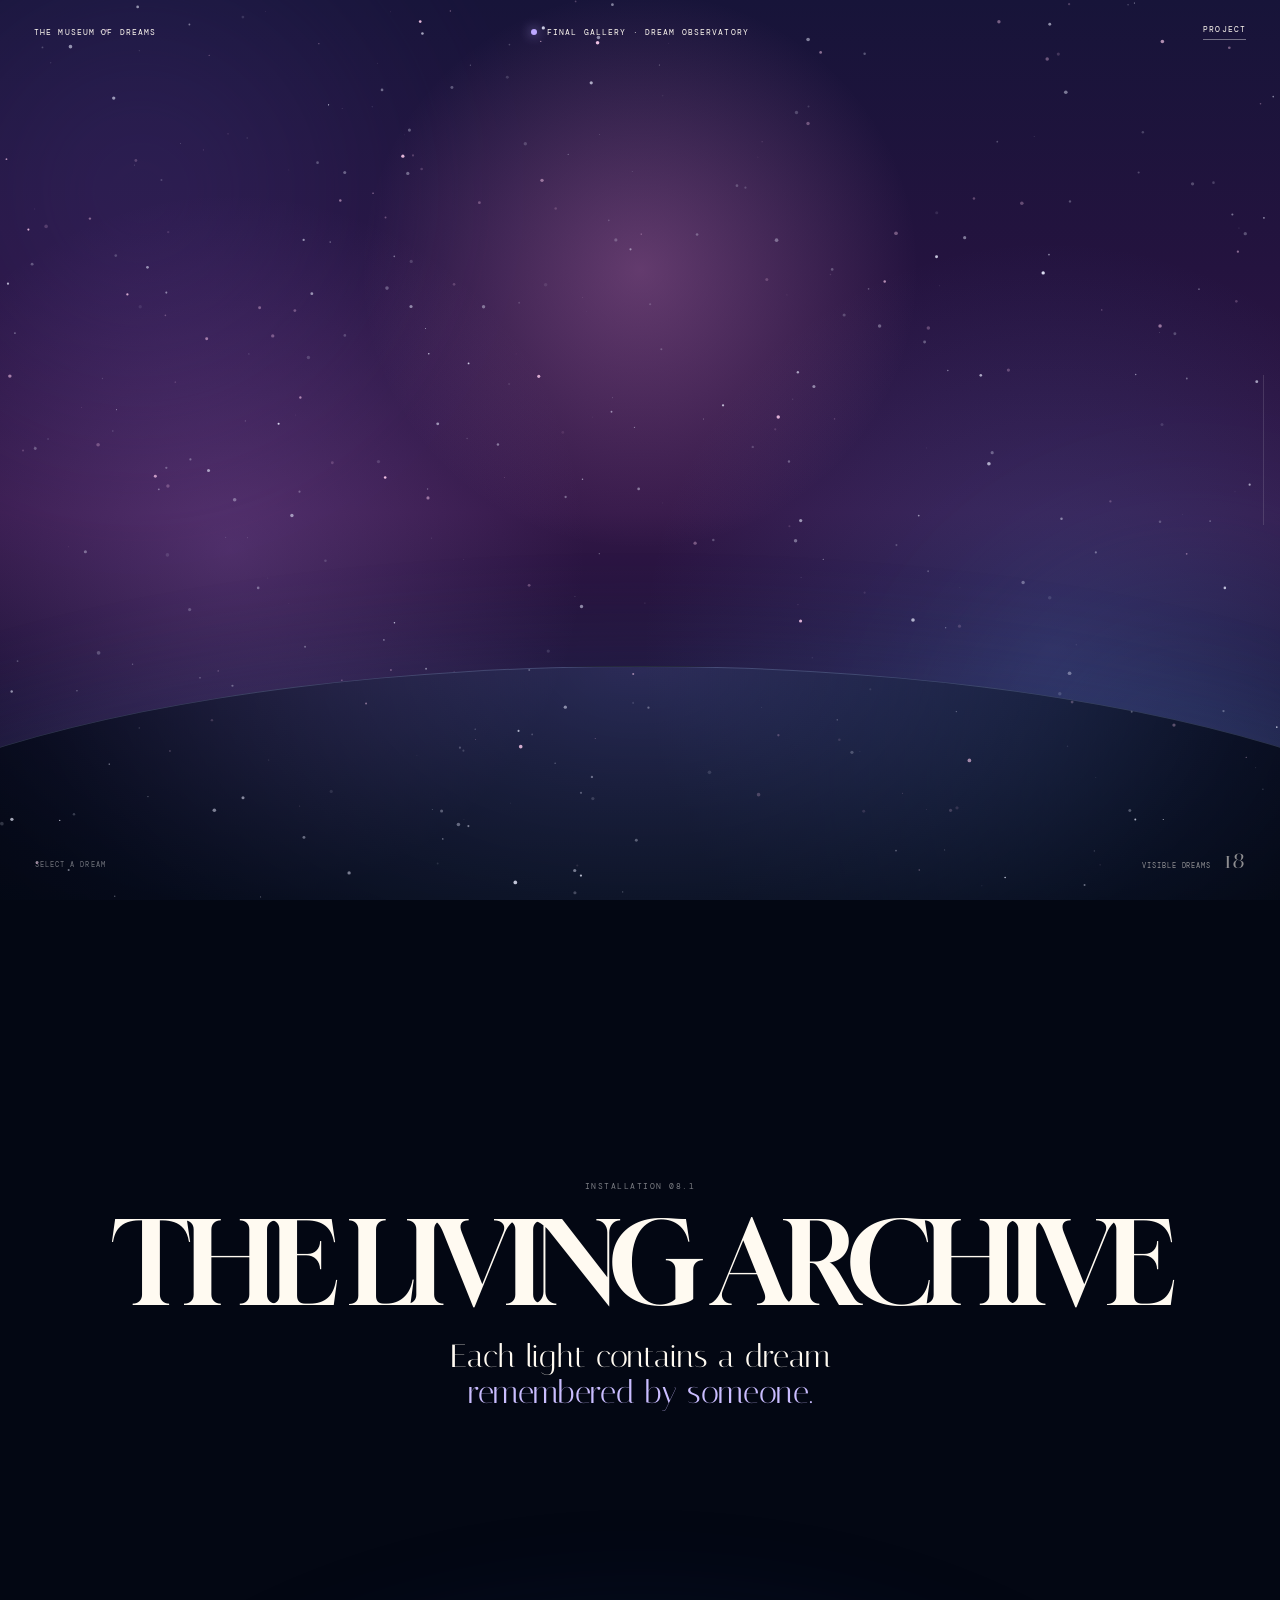
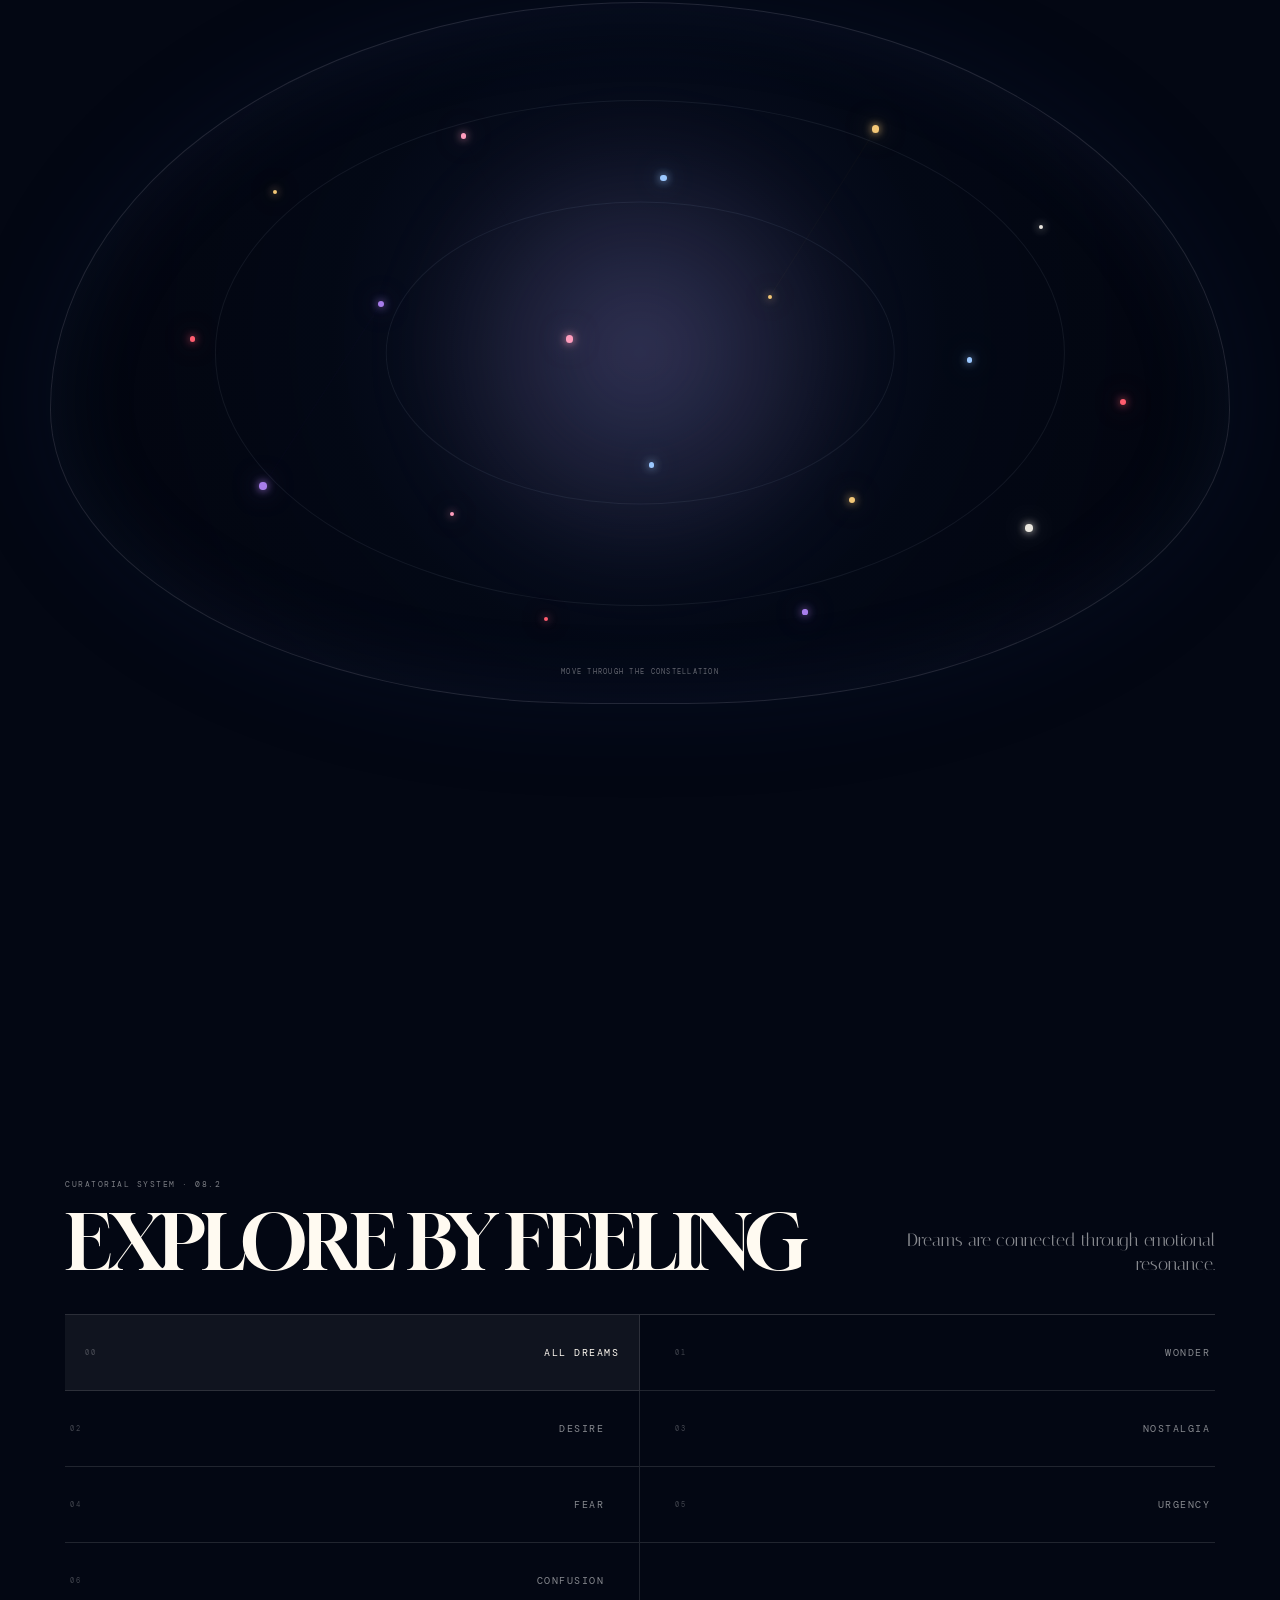
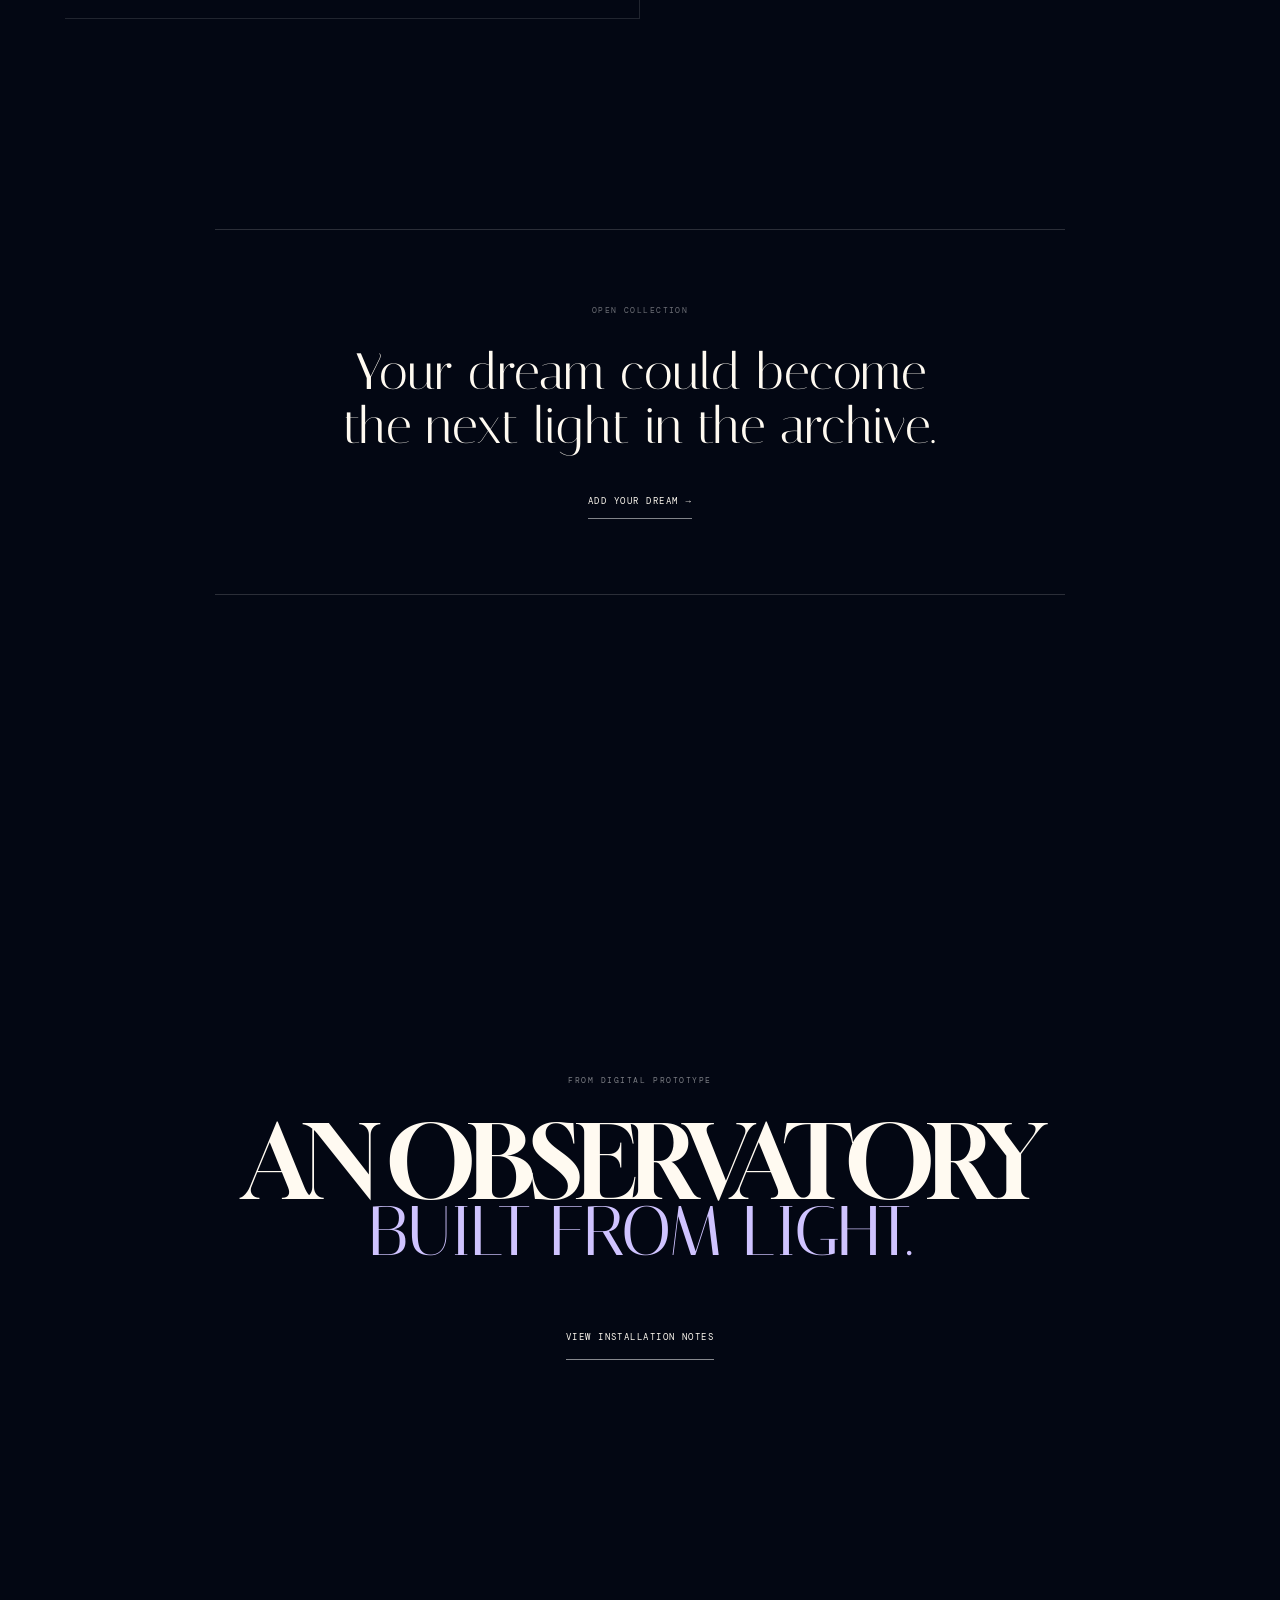
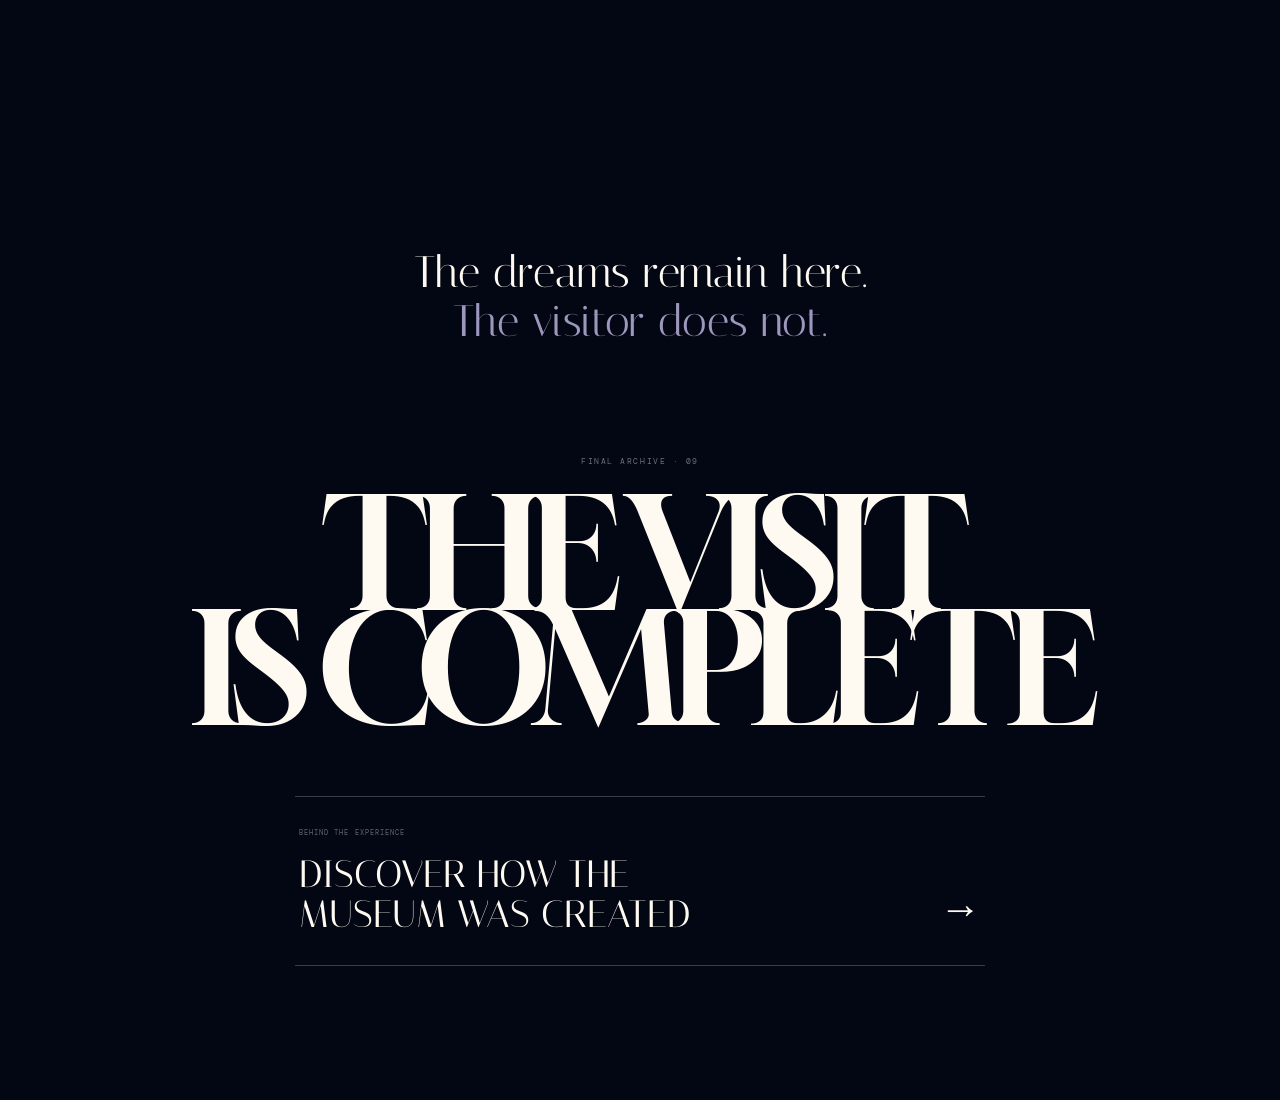
<file: observatory.html>
<!DOCTYPE html>

<html lang="en">

<head>

  <meta charset="UTF-8">

  <meta
    name="viewport"
    content="width=device-width, initial-scale=1.0"
  >

  <meta
    name="theme-color"
    content="#071022"
  >

  <meta
    name="description"
    content="Dream Observatory — the living archive of The Museum of Dreams."
  >

  <title>
    Dream Observatory — Museum of Dreams
  </title>


  <!-- Polices -->

  <link
    rel="preconnect"
    href="https://fonts.googleapis.com"
  >

  <link
    rel="preconnect"
    href="https://fonts.gstatic.com"
    crossorigin
  >

  <link
    href="https://fonts.googleapis.com/css2?family=DM+Mono:wght@300;400&family=Gloock&family=Italiana&display=swap"
    rel="stylesheet"
  >


  <!-- CSS de la salle -->

  <link
    rel="stylesheet"
    href="./observatory.css?v=1"
  >

</head>


<body class="observatory-page introduction-visible">


  <!-- ==========================================
       UNIVERS DE L’OBSERVATOIRE
  =========================================== -->

  <div
    class="observatory-world"
    aria-hidden="true"
  >

    <div class="observatory-gradient"></div>

    <div class="observatory-nebula nebula-one"></div>

    <div class="observatory-nebula nebula-two"></div>

    <div class="observatory-horizon"></div>

    <canvas id="dream-sky"></canvas>

  </div>


  <!-- ==========================================
       NAVIGATION
  =========================================== -->

  <header class="observatory-header">

    <a href="awakening.html">
      THE MUSEUM OF DREAMS
    </a>


    <div class="observatory-location">

      <span class="location-light"></span>

      <span>
        FINAL GALLERY · DREAM OBSERVATORY
      </span>

    </div>


    <a href="case-study.html">
      PROJECT
    </a>

  </header>


  <!-- ==========================================
       INTRODUCTION DE LA SALLE
  =========================================== -->

  <section
    class="observatory-introduction"
    id="observatory-introduction"
  >

    <p class="gallery-number">
      FINAL GALLERY · 08
    </p>


    <h1>

      DREAM

      <em>
        OBSERVATORY
      </em>

    </h1>


    <div class="introduction-copy">

      <p>
        No two dreams are identical.
      </p>

      <span>
        Yet certain feelings
        keep finding each other.
      </span>

    </div>


    <button
      class="open-observatory"
      id="open-observatory"
      type="button"
    >

      <span>
        ENTER THE LIVING ARCHIVE
      </span>

      <strong>
        ↓
      </strong>

    </button>

  </section>


  <!-- ==========================================
       INSTALLATION CENTRALE
  =========================================== -->

  <main
    class="living-archive"
    id="living-archive"
  >

    <div class="archive-heading">

      <span>
        INSTALLATION 08.1
      </span>


      <h2>
        THE LIVING ARCHIVE
      </h2>


      <p>

        Each light contains a dream

        <em>
          remembered by someone.
        </em>

      </p>

    </div>


    <!-- Zone contenant la constellation -->

    <section
      class="constellation-stage"
      id="constellation-stage"
      aria-label="Interactive constellation of anonymous dreams"
    >

      <div
        class="constellation-aura"
        aria-hidden="true"
      ></div>


      <canvas
        id="constellation-canvas"
        aria-hidden="true"
      ></canvas>


      <!-- Les boutons-étoiles seront créés en JavaScript -->

      <div
        class="dream-points"
        id="dream-points"
      ></div>


      <!-- Indication d’utilisation -->

      <p
        class="constellation-instruction"
        id="constellation-instruction"
      >
        MOVE THROUGH THE CONSTELLATION
      </p>

    </section>


    <!-- ==========================================
         CARTEL DU RÊVE SURVOLÉ
    =========================================== -->

    <aside
      class="dream-card"
      id="dream-card"
      aria-live="polite"
    >

      <div class="dream-card-topline">

        <span id="dream-card-number">
          DREAM 0001
        </span>

        <span id="dream-card-status">
          ANONYMOUS RECORD
        </span>

      </div>


      <blockquote id="dream-card-fragment">

        “I opened a door and found
        the ocean behind it.”

      </blockquote>


      <dl>

        <div>

          <dt>
            EMOTIONAL CORE
          </dt>

          <dd id="dream-card-emotion">
            WONDER
          </dd>

        </div>


        <div>

          <dt>
            COLLECTION
          </dt>

          <dd id="dream-card-room">
            ADVENTURE
          </dd>

        </div>

      </dl>

    </aside>


    <!-- ==========================================
         FILTRES ÉMOTIONNELS
    =========================================== -->

    <section class="emotion-navigation">

      <div class="emotion-heading">

        <span>
          CURATORIAL SYSTEM · 08.2
        </span>

        <h2>
          EXPLORE BY FEELING
        </h2>

        <p>
          Dreams are connected through emotional resonance.
        </p>

      </div>


      <div
        class="emotion-filters"
        id="emotion-filters"
        role="group"
        aria-label="Filter dreams by emotion"
      >

        <button
          class="emotion-filter is-active"
          type="button"
          data-emotion="all"
        >
          <span>00</span>
          ALL DREAMS
        </button>


        <button
          class="emotion-filter"
          type="button"
          data-emotion="wonder"
        >
          <span>01</span>
          WONDER
        </button>


        <button
          class="emotion-filter"
          type="button"
          data-emotion="desire"
        >
          <span>02</span>
          DESIRE
        </button>


        <button
          class="emotion-filter"
          type="button"
          data-emotion="nostalgia"
        >
          <span>03</span>
          NOSTALGIA
        </button>


        <button
          class="emotion-filter"
          type="button"
          data-emotion="fear"
        >
          <span>04</span>
          FEAR
        </button>


        <button
          class="emotion-filter"
          type="button"
          data-emotion="urgency"
        >
          <span>05</span>
          URGENCY
        </button>


        <button
          class="emotion-filter"
          type="button"
          data-emotion="confusion"
        >
          <span>06</span>
          CONFUSION
        </button>

      </div>

    </section>


    <!-- ==========================================
         RÊVE PERSONNEL

         Caché automatiquement si aucun rêve
         n’a été soumis auparavant.
    =========================================== -->

    <section
      class="personal-dream"
      id="personal-dream"
      hidden
    >

      <div class="personal-orbit">

        <span></span>

        <span></span>

        <span></span>

      </div>


      <div class="personal-dream-copy">

        <span>
          NEW ARCHIVE ENTRY
        </span>


        <h2>
          A NEW DREAM HAS<br>
          JOINED THE ARCHIVE.
        </h2>


        <p id="personal-dream-fragment">
          Your dream now appears among the others.
        </p>


        <small>
          YOUR DREAM · LOCALLY ARCHIVED
        </small>

        <button
  class="remove-personal-dream"
  id="remove-personal-dream"
  type="button"
>
  REMOVE MY DREAM
</button>
        

      </div>

    </section>


    <!-- ==========================================
         NOTES DE L’INSTALLATION
    =========================================== -->

<section
  class="archive-contribution"
  id="archive-contribution"
>

  <span>
    OPEN COLLECTION
  </span>

  <p>
    Your dream could become
    the next light in the archive.
  </p>

  <a href="submit.html">
    ADD YOUR DREAM →
  </a>

</section>
    
    <section class="installation-section">

      <div class="installation-introduction">

        <span>
          FROM DIGITAL PROTOTYPE
        </span>


        <h2>

          AN OBSERVATORY

          <em>
            BUILT FROM LIGHT.
          </em>

        </h2>


        <button
          class="notes-button"
          id="open-notes"
          type="button"
        >
          VIEW INSTALLATION NOTES
        </button>

      </div>

    </section>


    <!-- ==========================================
         SORTIE DU MUSÉE
    =========================================== -->

    <section class="observatory-ending">

      <p>

        The dreams remain here.

        <em>
          The visitor does not.
        </em>

      </p>


      <span>
        FINAL ARCHIVE · 09
      </span>


      <h2>
        THE VISIT<br>
        IS COMPLETE
      </h2>


      <a
        class="case-study-entry"
        href="case-study.html"
      >

        <span>
          BEHIND THE EXPERIENCE
        </span>

        <strong>
          DISCOVER HOW THE<br>
          MUSEUM WAS CREATED
        </strong>

        <i>
          →
        </i>

      </a>

    </section>

  </main>


  <!-- ==========================================
       PANNEAU DES NOTES MUSÉALES
  =========================================== -->

  <div
    class="installation-panel"
    id="installation-panel"
    aria-hidden="true"
  >

    <button
      class="close-notes"
      id="close-notes"
      type="button"
      aria-label="Close installation notes"
    >
      CLOSE ×
    </button>


    <div class="panel-content">

      <p class="panel-number">
        INSTALLATION NOTES · 08.3
      </p>


      <h2>
        THE LIVING ARCHIVE
      </h2>


      <dl>

        <div>

          <dt>
            FORMAT
          </dt>

          <dd>
            GENERATIVE LIGHT INSTALLATION
          </dd>

        </div>


        <div>

          <dt>
            MEDIUM
          </dt>

          <dd>
            PROJECTION · SPATIAL SOUND<br>
            INTERACTIVE LIGHTS
          </dd>

        </div>


        <div>

          <dt>
            CURATORIAL PRINCIPLE
          </dt>

          <dd>
            DREAMS ARE CONNECTED THROUGH<br>
            EMOTIONAL RESONANCE
          </dd>

        </div>


        <div>

          <dt>
            PHYSICAL ADAPTATION
          </dt>

          <dd>

            A suspended field of responsive lights
            allows visitors to navigate the collective
            archive through movement.

          </dd>

        </div>

      </dl>


      <p class="panel-statement">

        The digital experience acts as a prototype
        for an exhibition that could exist physically.

      </p>

    </div>

  </div>


  <!-- ==========================================
       INTERFACE FIXE
  =========================================== -->

  <div class="archive-counter">

    <span>
      VISIBLE DREAMS
    </span>

    <strong id="visible-dream-count">
      18
    </strong>

  </div>


  <div class="observatory-progress">

    <span id="observatory-progress-fill"></span>

  </div>


  <p
    class="observatory-instruction"
    id="observatory-instruction"
  >
    ENTER THE OBSERVATORY
  </p>


  <!-- Transition vers la case study -->

  <div
    class="case-study-transition"
    aria-hidden="true"
  ></div>


  <!-- JavaScript de la salle -->

  <script src="./observatory.js?v=1"></script>

</body>

</html>
</file>
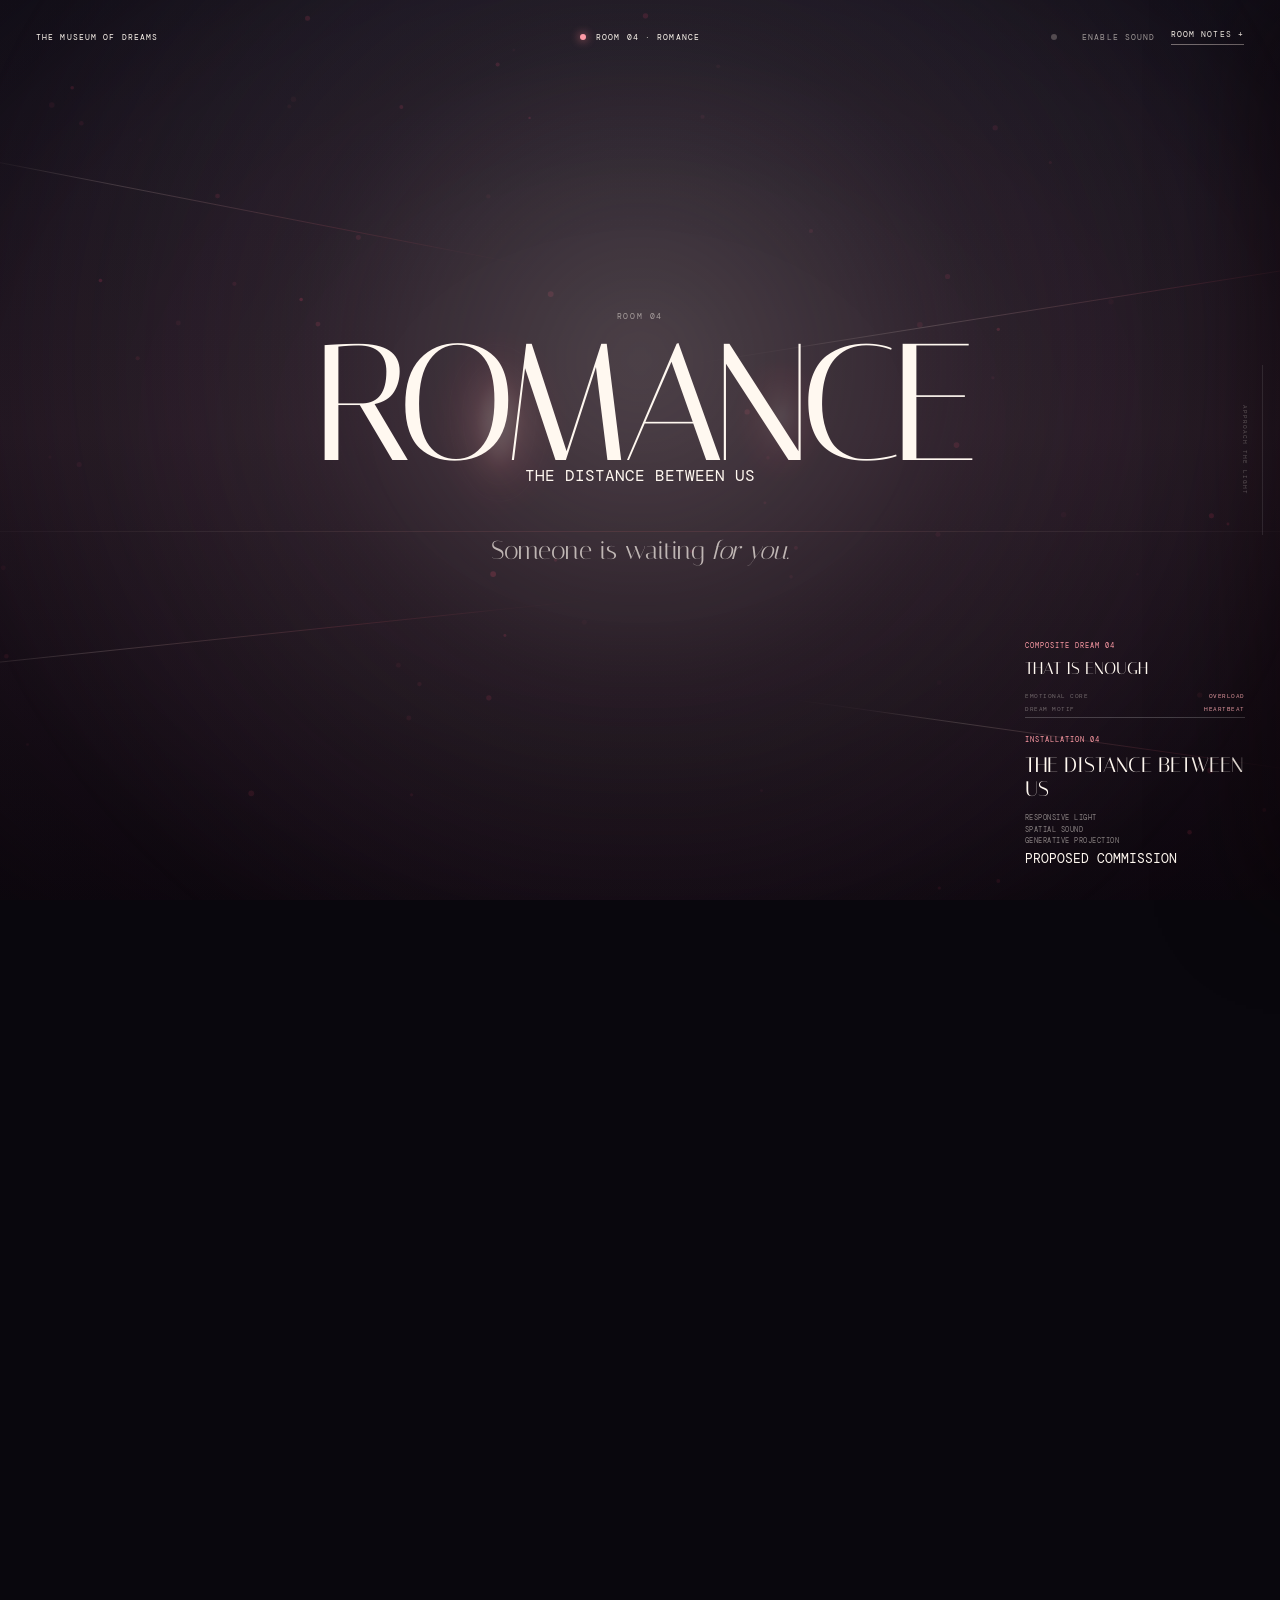
<file: romance.html>
<!DOCTYPE html>
<html lang="en">

<head>

  <meta charset="UTF-8">

  <meta
    name="viewport"
    content="width=device-width, initial-scale=1.0"
  >

  <meta
    name="theme-color"
    content="#eedfe1"
  >

  <meta
    name="description"
    content="Romance — Room 04 of The Museum of Dreams."
  >

  <title>
    Romance — Museum of Dreams
  </title>


  <link
    rel="preconnect"
    href="https://fonts.googleapis.com"
  >

  <link
    rel="preconnect"
    href="https://fonts.gstatic.com"
    crossorigin
  >

  <link
    href="https://fonts.googleapis.com/css2?family=DM+Mono:wght@300;400&family=Gloock&family=Italiana&display=swap"
    rel="stylesheet"
  >


  <link
    rel="stylesheet"
    href="./romance.css?v=12"
  >

</head>


<body class="romance-page">


  

  <!-- ==========================================
       INSTALLATION ABSTRAITE
  =========================================== -->

  <div
    class="romance-world"
    aria-hidden="true"
  >

    <!-- Champs colorés -->

    <div class="colour-field pearl-field"></div>

    <div class="colour-field warm-field"></div>

    <div class="colour-field pink-field"></div>

    <div class="colour-field red-field"></div>

    <div class="colour-field dark-field"></div>


    <!-- Profondeur de la salle -->

    <div class="dream-horizon"></div>

    <div class="reflective-floor"></div>


    <!-- Vagues lumineuses -->

    <div class="ambient-ribbons">

      <span class="ambient-ribbon ribbon-one"></span>

      <span class="ambient-ribbon ribbon-two"></span>

      <span class="ambient-ribbon ribbon-three"></span>

      <span class="ambient-ribbon ribbon-four"></span>

    </div>


    <!-- Première présence -->

    <div class="light-presence first-presence">

      <span class="presence-glow"></span>

      <span class="presence-core"></span>

      <span class="presence-ring ring-one"></span>

      <span class="presence-ring ring-two"></span>

    </div>


    <!-- Lumière du visiteur -->

    <div class="visitor-light"></div>


    <!-- Troisième lumière -->

    <div class="light-presence third-presence">

      <span class="presence-glow"></span>

      <span class="presence-core"></span>

      <span class="presence-ring ring-one"></span>

      <span class="presence-ring ring-two"></span>

    </div>


    <!-- Ondes émotionnelles -->

    <div class="emotion-ripples">

      <span class="emotion-ripple ripple-one"></span>

      <span class="emotion-ripple ripple-two"></span>

      <span class="emotion-ripple ripple-three"></span>

    </div>


    <canvas id="romance-canvas"></canvas>

  </div>


  <!-- ==========================================
       NAVIGATION
  =========================================== -->

  <header class="romance-header">

    <a href="adventure.html">
      THE MUSEUM OF DREAMS
    </a>


    <div class="room-location">

      <span class="location-light"></span>

      ROOM 04 · ROMANCE

    </div>


    <div class="romance-header-tools">

  <button
  id="sound-control"
  type="button"
  aria-pressed="false"
>
  ENABLE SOUND
</button>

  <button
    id="romance-notes-button"
    type="button"
    aria-expanded="false"
    aria-controls="romance-notes-panel"
  >
    ROOM NOTES +
  </button>

</div>

  </header>

<!-- ==========================================
     DOSSIER CURATORIAL DE LA SALLE
=========================================== -->

<div
  class="romance-notes-backdrop"
  id="romance-notes-backdrop"
  aria-hidden="true"
></div>


<aside
  class="romance-notes-panel"
  id="romance-notes-panel"
  aria-hidden="true"
  aria-labelledby="romance-notes-title"
>

  <header class="romance-notes-header">

    <div>

      <span>
        CURATORIAL FILE · ROOM 04
      </span>

      <h2 id="romance-notes-title">
        ROMANCE
      </h2>

    </div>


    <button
      id="romance-notes-close"
      type="button"
      aria-label="Close room notes"
    >
      CLOSE ×
    </button>

  </header>


  <div class="romance-notes-content">

    <section class="romance-note-section">

      <span class="romance-note-number">
        RESEARCH 04.A
      </span>

      <h3>
        DREAMS ARE SOCIAL SPACES
      </h3>

      <p>
        In dream reports collected from 15 students,
        83.5% contained at least one social situation.
        Dreams also contained more social events than
        waking-life reports from the same participants.
      </p>

      <p class="romance-note-caution">
        The sample was small and the study provided
        only partial support for the broader theory
        being tested.
      </p>

      <a
        href="https://pubmed.ncbi.nlm.nih.gov/30769273/"
        target="_blank"
        rel="noopener noreferrer"
      >
        VIEW STUDY ↗
      </a>

    </section>


    <section class="romance-note-section">

      <span class="romance-note-number">
        RESEARCH 04.B
      </span>

      <h3>
        PARTNERS AND FORMER PARTNERS
      </h3>

      <p>
        Across 1,612 dream reports from 425 students,
        current partners appeared more frequently than
        former partners.
      </p>

      <p>
        Dreams involving former partners were often
        more negatively toned, although they could also
        contain friendliness and positive emotions.
        Current-partner dreams were more likely to
        involve ordinary shared situations.
      </p>

      <a
        href="https://www.mdpi.com/2624-5175/3/2/18"
        target="_blank"
        rel="noopener noreferrer"
      >
        VIEW STUDY ↗
      </a>

    </section>


    <section class="romance-note-section">

      <span class="romance-note-number">
        RESEARCH 04.C
      </span>

      <h3>
        WHAT FOLLOWS INTO THE MORNING
      </h3>

      <p>
        In a two-week diary study, emotions and
        interactions involving romantic partners in
        dreams were associated with relationship
        behaviour the following day.
      </p>

      <p>
        Dreamed jealousy and infidelity were associated
        with less intimacy and greater conflict the
        next day.
      </p>

      <p class="romance-note-caution">
        These findings describe associations. They do
        not mean that a dream predicts or determines
        what will happen in a relationship.
      </p>

      <a
        href="https://journals.sagepub.com/doi/10.1177/1948550613486678"
        target="_blank"
        rel="noopener noreferrer"
      >
        VIEW STUDY ↗
      </a>

    </section>


    <section class="romance-note-section physical-room-note">

      <span class="romance-note-number">
        PHYSICAL TRANSLATION
      </span>

      <h3>
        HOW THIS BECOMES A MUSEUM ROOM
      </h3>

      <ul>

        <li>
          Two human-scale fields of light respond to
          visitors by approaching, separating and
          moving at different rhythms.
        </li>

        <li>
          Amber lighting and controlled radiant warmth
          make the space physically warmer as the two
          lights move closer.
        </li>

        <li>
          A third red light enters the installation and
          disrupts the relationship between them.
        </li>

        <li>
          Spatial audio moves around the room while
          low-frequency transducers allow the final
          heartbeat to be felt through the floor.
        </li>

        <li>
          An optional pulse sensor could influence the
          final light rhythm without recording or
          storing the visitor’s biometric information.
        </li>

        <li>
          The pulse naturally continues beyond the room
          and becomes the transition into Action.
        </li>

      </ul>

    </section>


    <footer class="romance-notes-footer">

      <span>
        CURATORIAL METHOD
      </span>

      <p>
        The room does not claim to interpret individual
        dreams. It translates recurring emotional and
        social patterns into light, temperature,
        movement and sound.
      </p>

    </footer>

  </div>

</aside>
  
  <!-- ==========================================
       INTRODUCTION
  =========================================== -->

  <section class="romance-introduction">

    <p>
      ROOM 04
    </p>


    <h1>
      ROMANCE
    </h1>


    <span>
      THE DISTANCE BETWEEN US
    </span>


    <div class="opening-sentence">

      Someone is waiting

      <em>
        for you.
      </em>

    </div>

  </section>


  <!-- ==========================================
       CARTEL DU MUSÉE
  =========================================== -->

  <aside class="museum-label">

    <span>
      INSTALLATION 04
    </span>


    <strong>
      THE DISTANCE BETWEEN US
    </strong>


    <p>
      RESPONSIVE LIGHT<br>
      SPATIAL SOUND<br>
      GENERATIVE PROJECTION
    </p>


    <small>
      PROPOSED COMMISSION
    </small>

  </aside>


  <!-- ==========================================
       NARRATION CONTINUE

       Toutes les phrases sont présentes.
       Le JavaScript ne remplace aucun texte.
  =========================================== -->

  <section
    class="romance-narration"
    aria-live="polite"
  >

    <p
      class="story-line"
      data-start="0.15"
      data-end="0.23"
      data-title="THE FAMILIAR PRESENCE"
      data-emotion="RECOGNITION"
      data-motif="DISTANCE"
    >

      You cannot see
      <br>
      who they are.

      <em>
        But something feels familiar.
      </em>

    </p>


    <p
      class="story-line"
      data-start="0.23"
      data-end="0.31"
      data-title="THE WARM ROOM"
      data-emotion="ATTRACTION"
      data-motif="APPROACH"
    >

      You move closer.

      <em>
        The room grows warmer.
      </em>

    </p>


    <p
      class="story-line"
      data-start="0.31"
      data-end="0.39"
      data-title="THE SHARED DREAM"
      data-emotion="INTIMACY"
      data-motif="CONNECTION"
    >

      For a moment,

      <em>
        you seem to be
        in the same dream.
      </em>

    </p>


    <p
      class="story-line"
      data-start="0.39"
      data-end="0.47"
      data-title="TWO INNER WORLDS"
      data-emotion="UNCERTAINTY"
      data-motif="DIFFERENCE"
    >

      But the two lights
      do not move

      <em>
        in quite the same way.
      </em>

    </p>


    <p
      class="story-line"
      data-start="0.47"
      data-end="0.55"
      data-title="THE DISTANCE BETWEEN US"
      data-emotion="LONGING"
      data-motif="SEPARATION"
    >

      Perhaps you are together.

      <em>
        Perhaps you are only
        dreaming of each other.
      </em>

    </p>


    <p
      class="story-line"
      data-start="0.55"
      data-end="0.63"
      data-title="THE FOLLOWING MORNING"
      data-emotion="AFTER-EFFECT"
      data-motif="MEMORY"
    >

      Whatever happens here

      <em>
        may follow you
        into the morning.
      </em>

    </p>


    <p
      class="story-line"
      data-start="0.63"
      data-end="0.70"
      data-title="THE THIRD LIGHT"
      data-emotion="SUSPICION"
      data-motif="INTRUSION"
    >

      Then a third light

      <em>
        appears.
      </em>

    </p>


    <p
      class="story-line"
      data-start="0.70"
      data-end="0.77"
      data-title="THE UNKNOWN PRESENCE"
      data-emotion="DOUBT"
      data-motif="INTRUSION"
    >

      You do not know

      <em>
        who it belongs to.
      </em>

    </p>


    <p
      class="story-line"
      data-start="0.77"
      data-end="0.83"
      data-title="THE CHANGING ROOM"
      data-emotion="JEALOUSY"
      data-motif="TRANSFORMATION"
    >

      The warmth

      <em>
        has changed.
      </em>

    </p>


    <p
      class="story-line"
      data-start="0.83"
      data-end="0.88"
      data-title="THE RED ROOM"
      data-emotion="JEALOUSY"
      data-motif="DISCOMFORT"
    >

      It is not

      <em>
        a good feeling.
      </em>

    </p>


    <p
      class="story-line impact-line"
      data-start="0.88"
      data-end="0.915"
      data-title="THAT IS ENOUGH"
      data-emotion="OVERLOAD"
      data-motif="HEARTBEAT"
    >
      THAT IS ENOUGH.
    </p>

  </section>


  <!-- ==========================================
       OBSERVATION SCIENTIFIQUE
  =========================================== -->

  <aside
    class="research-note"
    id="research-note"
  >

    <span id="research-number">
      RESEARCH NOTE 04.1
    </span>


    <p id="research-text">

      At least one social situation
      was identified in 83.5% of the
      analysed dream reports.

    </p>


    <strong id="research-principle">
      SOCIAL DREAMING
    </strong>


    <a
      id="research-source"
      href="https://pubmed.ncbi.nlm.nih.gov/30769273/"
      target="_blank"
      rel="noopener noreferrer"
    >
      VIEW SOURCE ↗
    </a>

  </aside>


  <!-- ==========================================
       DONNÉES DU RÊVE
  =========================================== -->

  <aside class="dream-data">

    <span>
      COMPOSITE DREAM 04
    </span>


    <strong id="dream-title">
      THE FAMILIAR PRESENCE
    </strong>


    <dl>

      <div>

        <dt>
          EMOTIONAL CORE
        </dt>

        <dd id="emotional-core">
          RECOGNITION
        </dd>

      </div>


      <div>

        <dt>
          DREAM MOTIF
        </dt>

        <dd id="dream-motif">
          DISTANCE
        </dd>

      </div>

    </dl>

  </aside>


  <!-- ==========================================
       FIN EN TROIS TEMPS
  =========================================== -->

  <section class="action-exit">

    <div class="ending-desire">

      <p>
        You want the dream
      </p>

      <strong>
        to be over.
      </strong>

    </div>


    <div class="ending-pulse">

      <p>
        BUT YOUR PULSE
      </p>

      <h2>
        DISAGREES.
      </h2>


      <div class="visual-heartbeat">

        <span></span>

        <span></span>

        <span></span>

      </div>

    </div>


    <a
  href="./action.html"
  class="enter-action"
  id="enter-action"
  onclick="window.location.href='./action.html'; return false;"
>
  <span>
    ROOM 05
  </span>

  <strong>
    FOLLOW THE PULSE
  </strong>

  <small>
    ENTER ACTION →
  </small>
</a>

  </section>


  <!-- ==========================================
       INTERFACE
  =========================================== -->

  <p
    class="scroll-instruction"
    id="scroll-instruction"
  >
    APPROACH THE LIGHT
  </p>


  <div class="scroll-progress">

    <span id="scroll-progress-fill"></span>

  </div>


  <!-- ==========================================
     ÉTAPES AIMANTÉES DU SCROLL
=========================================== -->

<main
  class="romance-scroll"
  id="romance-scroll"
>

  <!-- Introduction -->

  <section
    class="story-stop intro-stop"
    data-scene="intro"
  ></section>


  <!-- Les 11 phrases -->

  <section
    class="story-stop"
    data-line="0"
  ></section>

  <section
    class="story-stop"
    data-line="1"
  ></section>

  <section
    class="story-stop"
    data-line="2"
  ></section>

  <section
    class="story-stop"
    data-line="3"
  ></section>

  <section
    class="story-stop"
    data-line="4"
  ></section>

  <section
    class="story-stop"
    data-line="5"
  ></section>

  <section
    class="story-stop"
    data-line="6"
  ></section>

  <section
    class="story-stop"
    data-line="7"
  ></section>

  <section
    class="story-stop"
    data-line="8"
  ></section>

  <section
    class="story-stop"
    data-line="9"
  ></section>

  <section
    class="story-stop"
    data-line="10"
  ></section>


  <!-- Fin en trois temps -->

  <section
    class="story-stop"
    data-scene="desire"
  ></section>

  <section
    class="story-stop"
    data-scene="pulse"
  ></section>

  <section
    class="story-stop"
    data-scene="action"
  ></section>

</main>


  <div
    class="final-flash"
    id="final-flash"
    aria-hidden="true"
  ></div>


  <div
    class="action-transition"
    aria-hidden="true"
  ></div>


  <script src="./romance.js?v=12"></script>

</body>

</html>
</file>
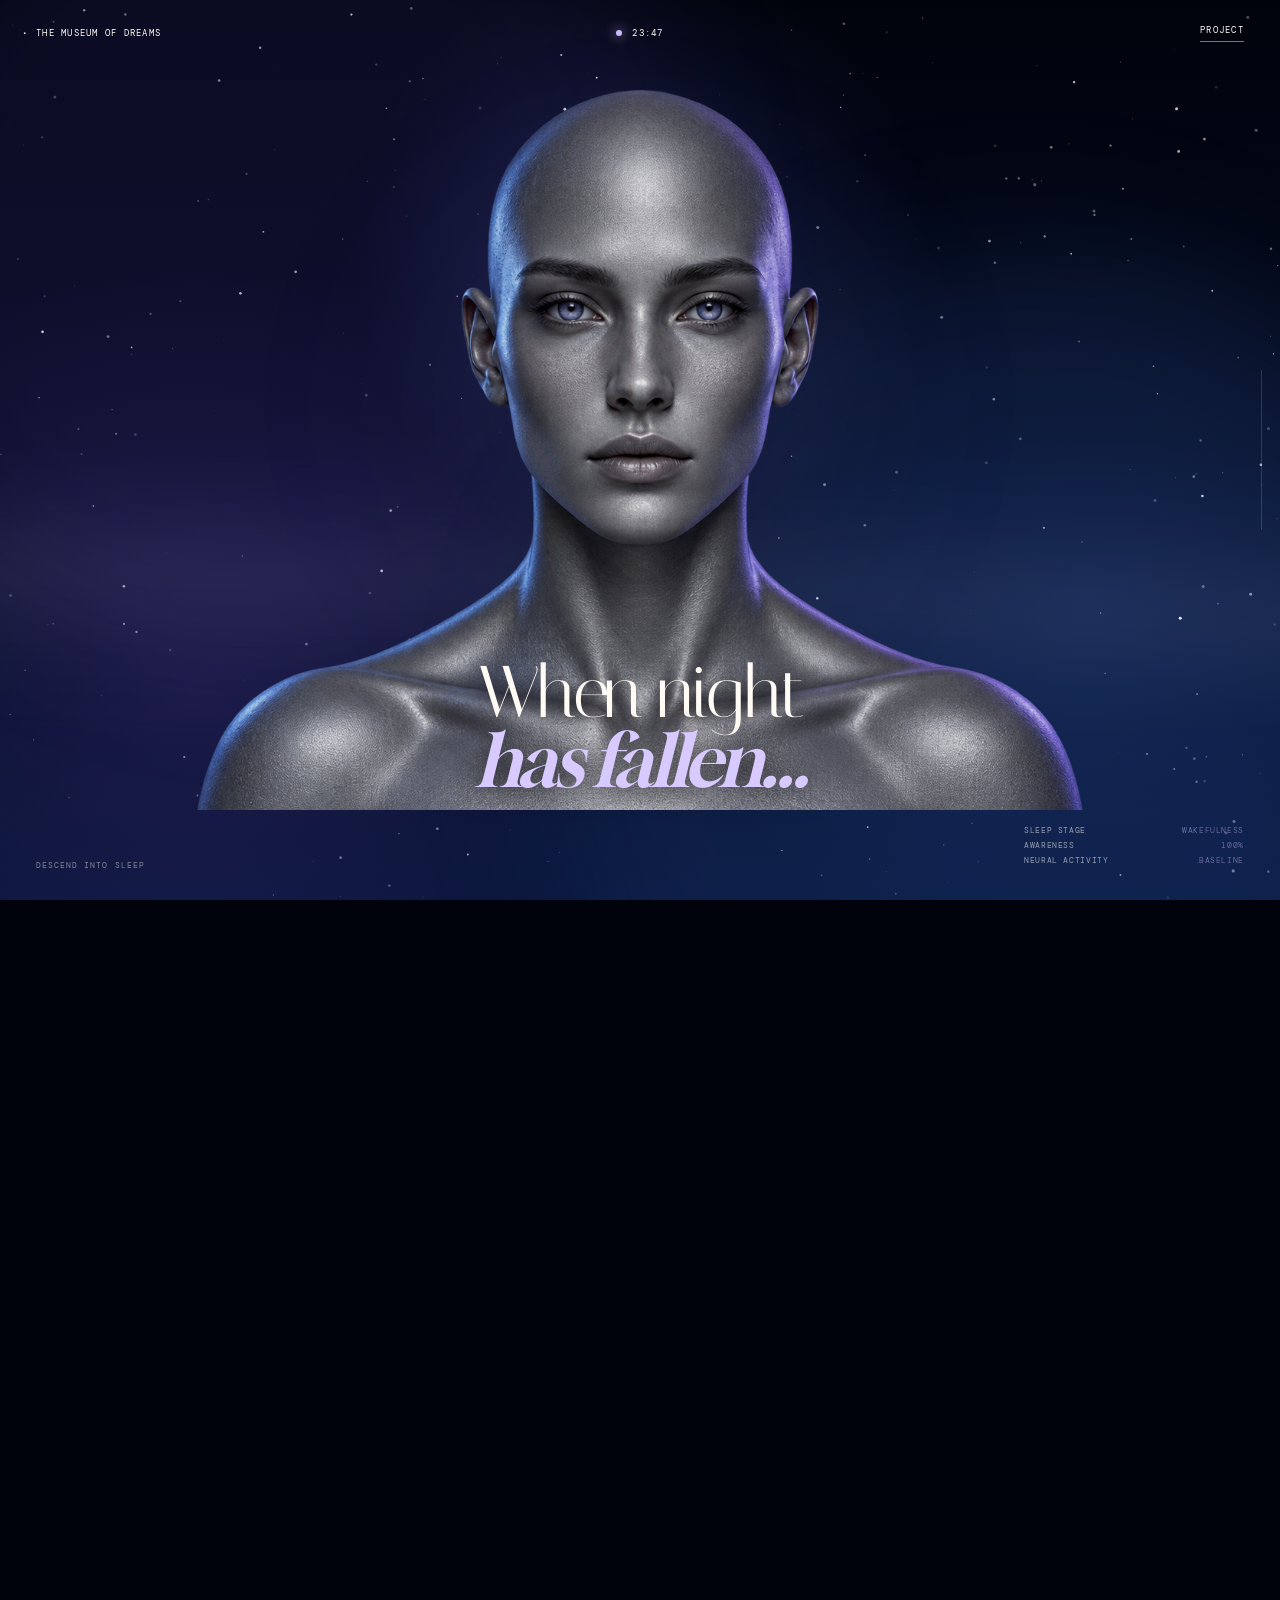
<file: sleep.html>
<!DOCTYPE html>

<html lang="en">

<head>

  <!-- ==========================================
       INFORMATIONS PRINCIPALES
  =========================================== -->

  <meta charset="UTF-8">

  <meta
    name="viewport"
    content="width=device-width, initial-scale=1.0"
  >

  <meta
    name="theme-color"
    content="#01030c"
  >

  <meta
    name="description"
    content="The Sleeper — enter the Museum of Dreams."
  >

  <title>
    The Sleeper — Museum of Dreams
  </title>


  <!-- Polices -->

  <link
    rel="preconnect"
    href="https://fonts.googleapis.com"
  >

  <link
    rel="preconnect"
    href="https://fonts.gstatic.com"
    crossorigin
  >

  <link
    href="https://fonts.googleapis.com/css2?family=DM+Mono:wght@300;400&family=Gloock&family=Italiana&display=swap"
    rel="stylesheet"
  >


  <!-- CSS de la page -->

  <link
    rel="stylesheet"
    href="./sleep.css?v=45"
  >

</head>


<body class="sleeper-page">


  <!-- ==========================================
       CIEL ANIMÉ
  =========================================== -->

  <div
    class="dream-sky"
    aria-hidden="true"
  >

    <div class="sky-gradient"></div>

    <div class="milky-way"></div>

    <div class="nebula nebula-one"></div>

    <div class="nebula nebula-two"></div>

    <canvas id="stars"></canvas>

  </div>


  <!-- ==========================================
       VISAGE DU DORMEUR
  =========================================== -->

  <div
    class="sleeper-portrait"
    aria-hidden="true"
  >

    <div class="head-aura"></div>


    <!-- État initial : yeux ouverts -->

    <img
      class="sleeper-face face-open"
      src="./sleeper-open.png"
      alt=""
    >


    <!-- État révélé : yeux fermés -->

    <img
  class="sleeper-face face-closed"
  src="./sleeper-closed.png?v=2"
  alt=""
>

  </div>


  <!-- ==========================================
       ACTIVITÉ CÉRÉBRALE
  =========================================== -->

  <canvas
    id="brain"
    aria-hidden="true"
  ></canvas>


  <!-- ==========================================
       NAVIGATION
  =========================================== -->

  <header class="page-header">

    <a href="index.html">
      THE MUSEUM OF DREAMS
    </a>


    <div class="clock-wrapper">

      <span class="live-dot"></span>

      <span id="sleep-clock">
        23:47
      </span>

    </div>


    <a href="case-study.html">
      PROJECT
    </a>

  </header>


  <!-- ==========================================
       NARRATION

       Une seule phrase peut être visible.
  =========================================== -->

  <section
    class="narration-wrapper"
    aria-live="polite"
  >

    <p
      class="narration"
      id="narration"
    >
      When night <em>has fallen…</em>
    </p>

  </section>


  <!-- ==========================================
       RÉVÉLATION FINALE
  =========================================== -->

  <!-- Explosions féériques de la révélation finale -->

<canvas
  id="final-magic"
  aria-hidden="true"
></canvas>
  
  <section
    class="final-revelation"
    id="final-revelation"
  >

    <p class="creation-line">
      it creates…
    </p>

    <h1>
      DREAMS
    </h1>

    <p class="museum-status">
      THE MUSEUM IS NOW OPEN
    </p>

    <a
      href="brain.html"
      class="enter-mind"
      id="enter-mind"
    >
      ENTER THE MIND
    </a>

  </section>


  <!-- ==========================================
       DONNÉES DU SOMMEIL
  =========================================== -->

  <aside class="sleep-data">

    <p>
      <span>SLEEP STAGE</span>
      <strong id="sleep-stage">WAKEFULNESS</strong>
    </p>

    <p>
      <span>AWARENESS</span>
      <strong id="awareness">100%</strong>
    </p>

    <p>
      <span>NEURAL ACTIVITY</span>
      <strong id="neural-status">BASELINE</strong>
    </p>

  </aside>


  <!-- ==========================================
       INDICATION DE SCROLL
  =========================================== -->

  <p
    class="scroll-instruction"
    id="scroll-instruction"
  >
    DESCEND INTO SLEEP
  </p>


  <div class="progress-line">

    <span id="progress-fill"></span>

  </div>


  <!-- Hauteur nécessaire au storytelling -->

  <main class="scroll-space"></main>


  <!-- Transition vers la prochaine page -->

  <div
    class="page-transition"
    aria-hidden="true"
  ></div>


  <!-- JavaScript de la page -->

  <script src="./sleep.js?v=45"></script>

</body>

</html>
</file>
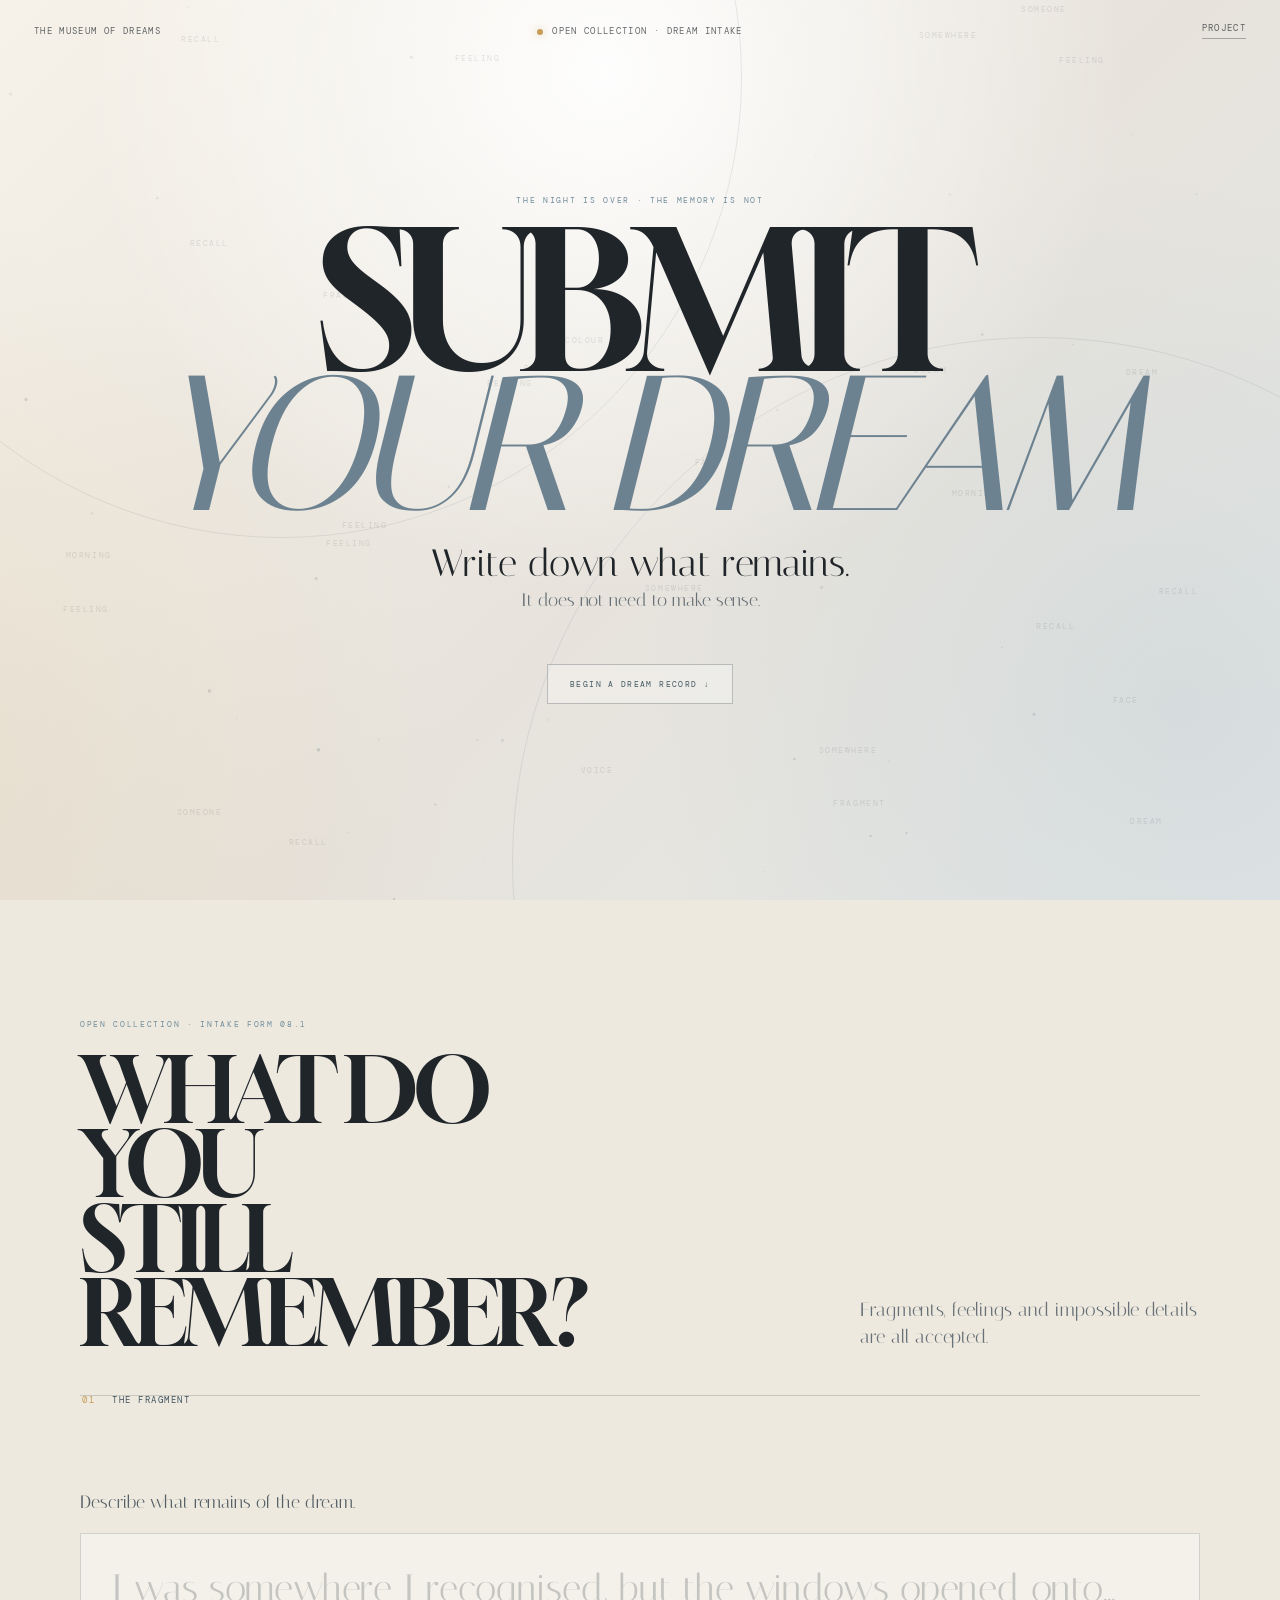
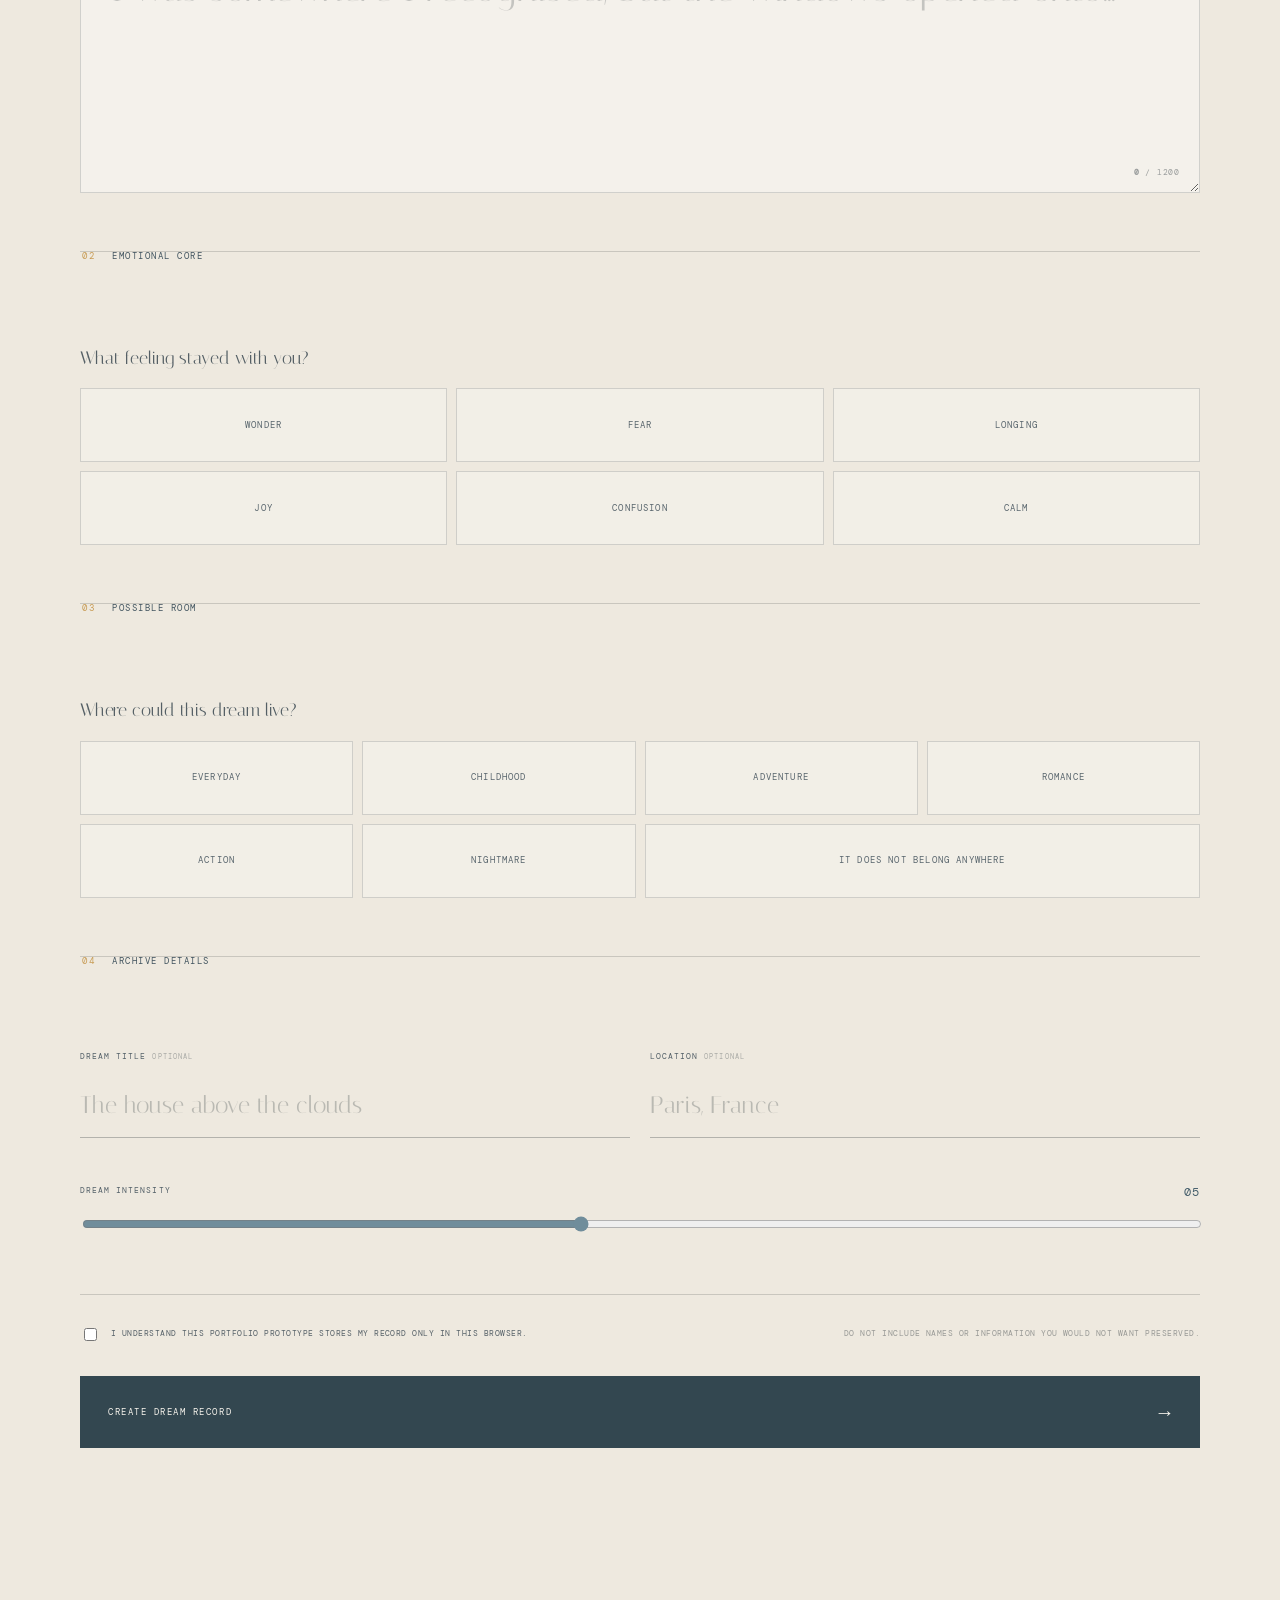
<file: submit.html>
<!DOCTYPE html>
<html lang="en">

<head>

  <meta charset="UTF-8">

  <meta
    name="viewport"
    content="width=device-width, initial-scale=1.0"
  >

  <meta
    name="theme-color"
    content="#eee9df"
  >

  <meta
    name="description"
    content="Submit a dream to The Museum of Dreams collection."
  >

  <title>
    Submit Your Dream — Museum of Dreams
  </title>


  <link
    rel="preconnect"
    href="https://fonts.googleapis.com"
  >

  <link
    rel="preconnect"
    href="https://fonts.gstatic.com"
    crossorigin
  >

  <link
    href="https://fonts.googleapis.com/css2?family=DM+Mono:wght@300;400&family=Gloock&family=Italiana&display=swap"
    rel="stylesheet"
  >


  <link
    rel="stylesheet"
    href="./submit.css?v=2"
  >

</head>


<body class="submit-page">


  <!-- ==========================================
       UNIVERS VISUEL DE L’ARCHIVE
  =========================================== -->

  <div
    class="archive-world"
    aria-hidden="true"
  >

    <div class="paper-light"></div>

    <div class="archive-orbit orbit-one"></div>

    <div class="archive-orbit orbit-two"></div>

    <div
      class="floating-words"
      id="floating-words"
    ></div>

    <canvas id="memory-canvas"></canvas>

  </div>


  <!-- ==========================================
       NAVIGATION
  =========================================== -->

  <header class="submit-header">

    <a href="awakening.html">
      THE MUSEUM OF DREAMS
    </a>


    <div class="submit-location">

      <span></span>

      OPEN COLLECTION · DREAM INTAKE

    </div>


    <a href="case-study.html">
      PROJECT
    </a>

  </header>


  <main class="submit-main">


    <!-- ==========================================
         INTRODUCTION
    =========================================== -->

    <section class="submit-introduction">

      <p>
        THE NIGHT IS OVER · THE MEMORY IS NOT
      </p>


      <h1>

        SUBMIT
        <br>

        <em>
          YOUR DREAM
        </em>

      </h1>


      <div class="intro-copy">

        <p>
          Write down what remains.
        </p>

        <span>
          It does not need to make sense.
        </span>

      </div>


      <button
        class="begin-record"
        id="begin-record"
        type="button"
      >
        BEGIN A DREAM RECORD ↓
      </button>

    </section>


    <!-- ==========================================
         FORMULAIRE D’ARCHIVE
    =========================================== -->

    <section
      class="intake-section"
      id="intake-section"
    >

      <div class="intake-heading">

        <span>
          OPEN COLLECTION · INTAKE FORM 08.1
        </span>


        <h2>

          WHAT DO YOU
          <br>

          STILL REMEMBER?

        </h2>


        <p>

          Fragments, feelings and impossible
          details are all accepted.

        </p>

      </div>


      <form
        class="dream-form"
        id="dream-form"
      >


        <!-- Le fragment principal -->

        <fieldset class="form-step dream-text-step">

          <legend>

            <span>
              01
            </span>

            THE FRAGMENT

          </legend>


          <label for="dream-text">

            Describe what remains of the dream.

          </label>


          <div class="textarea-shell">

            <textarea
              id="dream-text"
              name="dream"
              maxlength="1200"
              required
              placeholder="I was somewhere I recognised, but the windows opened onto..."
            ></textarea>


            <span class="character-count">

              <strong id="character-count">
                0
              </strong>

              / 1200

            </span>

          </div>

        </fieldset>


        <!-- Émotion principale -->

        <fieldset class="form-step">

          <legend>

            <span>
              02
            </span>

            EMOTIONAL CORE

          </legend>


          <p class="field-question">

            What feeling stayed with you?

          </p>


          <div class="choice-grid emotion-grid">

            <label>

              <input
                type="radio"
                name="emotion"
                value="Wonder"
                required
              >

              <span>
                WONDER
              </span>

            </label>


            <label>

              <input
                type="radio"
                name="emotion"
                value="Fear"
              >

              <span>
                FEAR
              </span>

            </label>


            <label>

              <input
                type="radio"
                name="emotion"
                value="Longing"
              >

              <span>
                LONGING
              </span>

            </label>


            <label>

              <input
                type="radio"
                name="emotion"
                value="Joy"
              >

              <span>
                JOY
              </span>

            </label>


            <label>

              <input
                type="radio"
                name="emotion"
                value="Confusion"
              >

              <span>
                CONFUSION
              </span>

            </label>


            <label>

              <input
                type="radio"
                name="emotion"
                value="Calm"
              >

              <span>
                CALM
              </span>

            </label>

          </div>

        </fieldset>


        <!-- Salle possible -->

        <fieldset class="form-step">

          <legend>

            <span>
              03
            </span>

            POSSIBLE ROOM

          </legend>


          <p class="field-question">

            Where could this dream live?

          </p>


          <div class="choice-grid room-grid">

            <label>

              <input
                type="radio"
                name="room"
                value="Everyday"
                required
              >

              <span>
                EVERYDAY
              </span>

            </label>


            <label>

              <input
                type="radio"
                name="room"
                value="Childhood"
              >

              <span>
                CHILDHOOD
              </span>

            </label>


            <label>

              <input
                type="radio"
                name="room"
                value="Adventure"
              >

              <span>
                ADVENTURE
              </span>

            </label>


            <label>

              <input
                type="radio"
                name="room"
                value="Romance"
              >

              <span>
                ROMANCE
              </span>

            </label>


            <label>

              <input
                type="radio"
                name="room"
                value="Action"
              >

              <span>
                ACTION
              </span>

            </label>


            <label>

              <input
                type="radio"
                name="room"
                value="Nightmare"
              >

              <span>
                NIGHTMARE
              </span>

            </label>


            <label class="wide-choice">

              <input
                type="radio"
                name="room"
                value="Unclassified"
              >

              <span>
                IT DOES NOT BELONG ANYWHERE
              </span>

            </label>

          </div>

        </fieldset>


        <!-- Détails d’archive -->

        <fieldset class="form-step details-step">

          <legend>

            <span>
              04
            </span>

            ARCHIVE DETAILS

          </legend>


          <div class="input-row">

            <label>

              DREAM TITLE

              <small>
                OPTIONAL
              </small>


              <input
                id="dream-title"
                name="title"
                type="text"
                maxlength="55"
                placeholder="The house above the clouds"
              >

            </label>


            <label>

              LOCATION

              <small>
                OPTIONAL
              </small>


              <input
                id="dream-location"
                name="location"
                type="text"
                maxlength="40"
                placeholder="Paris, France"
              >

            </label>

          </div>


          <label
            class="range-label"
            for="dream-intensity"
          >

            DREAM INTENSITY

            <output id="intensity-output">
              05
            </output>

          </label>


          <input
            id="dream-intensity"
            name="intensity"
            type="range"
            min="1"
            max="10"
            value="5"
          >

        </fieldset>


        <!-- Consentement et confidentialité -->

        <div class="consent-row">

          <label class="consent-label">

            <input
              id="dream-consent"
              type="checkbox"
              required
            >

            <span>

              I understand this portfolio
              prototype stores my record
              only in this browser.

            </span>

          </label>


          <p>

            Do not include names or information
            you would not want preserved.

          </p>

        </div>


        <button
          class="archive-button"
          type="submit"
        >

          <span>
            CREATE DREAM RECORD
          </span>

          <strong>
            →
          </strong>

        </button>


        <p
          class="form-error"
          id="form-error"
          role="alert"
        ></p>

      </form>

    </section>


    <!-- ==========================================
         CARTEL GÉNÉRÉ
    =========================================== -->

    <section
      class="record-section"
      id="record-section"
      aria-live="polite"
    >

      <div class="record-introduction">

        <span>
          COLLECTION ENTRY CREATED
        </span>


        <h2>

          YOUR DREAM
          <br>

          HAS A PLACE.

        </h2>

      </div>


      <article
        class="dream-record"
        id="dream-record"
      >

        <div class="record-topline">

          <span>
            THE MUSEUM OF DREAMS
          </span>

          <strong id="record-number">
            DREAM · 0000
          </strong>

        </div>


        <p
          class="record-room"
          id="record-room"
        >
          UNCLASSIFIED COLLECTION
        </p>


        <h3 id="record-title">
          UNTITLED DREAM
        </h3>


        <blockquote id="record-fragment"></blockquote>


        <dl>

          <div>

            <dt>
              EMOTIONAL CORE
            </dt>

            <dd id="record-emotion"></dd>

          </div>


          <div>

            <dt>
              INTENSITY
            </dt>

            <dd id="record-intensity"></dd>

          </div>


          <div>

            <dt>
              LOCATION
            </dt>

            <dd id="record-location"></dd>

          </div>


          <div>

            <dt>
              STATUS
            </dt>

            <dd>
              LOCALLY ARCHIVED
            </dd>

          </div>

        </dl>


        <div
          class="record-mark"
          aria-hidden="true"
        >

          <span></span>

          <span></span>

          <span></span>

        </div>

      </article>


      <!-- ==========================================
     ACTIONS DU CARTEL
=========================================== -->

<div class="record-actions">

  <button
    class="record-action-button"
    type="button"
    id="copy-record"
  >

    <span>
      01
    </span>

    <strong>
  KEEP THIS DREAM
</strong>

  </button>


  <button
    class="record-action-button"
    type="button"
    id="new-record"
  >

    <span>
      02
    </span>

    <strong>
      SUBMIT ANOTHER DREAM
    </strong>

  </button>

</div>


<!-- ==========================================
     SORTIE VERS LA CASE STUDY
=========================================== -->

<a
  class="case-study-link"
  href="observatory.html"
>

  <div class="case-study-number">
  THE LIVING ARCHIVE · 08
</div>

<div class="case-study-copy">

  <span>
    YOUR DREAM HAS BEEN RECORDED
  </span>

  <strong>
    FIND IT IN THE
    <br>
    DREAM OBSERVATORY
  </strong>

</div>

<div class="case-study-arrow">
  →
</div>


  <div class="case-study-arrow">
    →
  </div>

</a>

    </section>

  </main>


  <script src="./submit.js?v=1"></script>

</body>

</html>
</file>
<file: style.css>
/* ==========================================
   THE MUSEUM OF DREAMS
   PAGE 01 — NIGHTFALL
========================================== */


/* ==========================================
   VARIABLES GÉNÉRALES
========================================== */

:root {

  --black: #080711;

  --white: #fffaf2;

  --warm-yellow: #f7d978;

  --warm-orange: #f2a05f;

  --warm-pink: #e98b96;

  --twilight-purple: #7e598d;

  --deep-blue: #101b42;

  --night-blue: #070b20;

  --sunset-opacity: 1;

  --twilight-opacity: 0;

  --night-opacity: 0;

  --star-opacity: 0;

  --milky-opacity: 0;

  --sun-position: 23vh;

  --sun-opacity: 1;

  --sun-scale: 1;

  --pointer-x: 0px;

  --pointer-y: 0px;

  font-family:
  "Italiana",
  Georgia,
  serif;

  color: var(--black);

  background: var(--deep-blue);

}


/* ==========================================
   RESET
========================================== */

* {
  box-sizing: border-box;
}


html {
  scroll-behavior: smooth;
}


html,
body {
  margin: 0;

  min-width: 320px;
  min-height: 100%;
}


body {
  overflow-x: hidden;

  background: var(--deep-blue);
}


a {
  color: inherit;

  text-decoration: none;
}


/* ==========================================
   CIEL FIXE
========================================== */

.sky {

  position: fixed;

  inset: 0;

  z-index: 0;

  overflow: hidden;

  pointer-events: none;

}


.sky-layer {

  position: absolute;

  inset: -5%;

  transition:
    opacity 120ms linear;

}


/* ==========================================
   COUCHER DE SOLEIL
========================================== */

.sunset-sky {

  opacity:
    var(--sunset-opacity);

  background:
    radial-gradient(
      circle at 50% 74%,
      rgba(255, 247, 185, 0.95) 0%,
      rgba(250, 199, 111, 0.85) 20%,
      transparent 47%
    ),

    linear-gradient(
      180deg,
      #f6df9c 0%,
      #f7c577 34%,
      #ef9a72 66%,
      #df8195 100%
    );

}


/* ==========================================
   CRÉPUSCULE
========================================== */

.twilight-sky {

  opacity:
    var(--twilight-opacity);

  background:
    radial-gradient(
      circle at 50% 79%,
      rgba(247, 151, 116, 0.72) 0%,
      transparent 42%
    ),

    linear-gradient(
      180deg,
      #d88991 0%,
      #ac698c 34%,
      #675582 67%,
      #35456e 100%
    );

}


/* ==========================================
   NUIT PROFONDE
========================================== */

.night-sky {

  opacity:
    var(--night-opacity);

  background:
    radial-gradient(
      circle at 50% 100%,
      rgba(49, 69, 125, 0.75) 0%,
      transparent 46%
    ),

    linear-gradient(
      180deg,
      #050716 0%,
      #0b1230 42%,
      #101f4f 75%,
      #182c60 100%
    );

}


/* ==========================================
   SOLEIL
========================================== */

.setting-sun {
  position: absolute;

  top:
    var(--sun-position);

  left: 50%;

  z-index: 1;

  width:
    clamp(190px, 24vw, 380px);

  aspect-ratio: 1;

  border-radius: 50%;

  opacity:
    var(--sun-opacity);

  background:
    radial-gradient(
      circle,
      #fffbd1 0%,
      #ffe994 34%,
      #ffbd6a 68%,
      rgba(255, 151, 103, 0.3) 100%
    );

  filter:
    blur(6px);

  box-shadow:
    0 0 35px
    rgba(255, 239, 174, 0.9),

    0 0 95px
    rgba(255, 197, 119, 0.72),

    0 0 190px
    rgba(255, 143, 119, 0.48);

  transform:
    translate(
      calc(-50% + var(--pointer-x)),
      var(--pointer-y)
    )
    scale(
      var(--sun-scale)
    );

  transition:
    opacity 100ms linear;
}


/* Halo supplémentaire autour du soleil */

.setting-sun::after {
  content: "";

  position: absolute;

  inset: -12%;

  border-radius: 50%;

  background:
    radial-gradient(
      circle,
      rgba(255, 244, 187, 0.25),
      rgba(255, 180, 116, 0.12) 48%,
      transparent 72%
    );

  filter:
    blur(18px);
}


/* ==========================================
   LUMIÈRE DE L’HORIZON
========================================== */

.horizon-light {

  position: absolute;

  right: -10%;
  bottom: -20%;
  left: -10%;

  height: 50%;

  opacity:
    calc(
      1 - var(--night-opacity)
    );

  background:
    radial-gradient(
      ellipse at center,
      rgba(255, 179, 119, 0.72),
      transparent 68%
    );

  filter:
    blur(30px);

}


/* ==========================================
   VOIE LACTÉE
========================================== */

.milky-way {
  position: absolute;

  right: -15%;
  bottom: -8%;
  left: -15%;

  width: 130%;
  height: 55%;

  opacity:
    var(--milky-opacity);

  background:
    linear-gradient(
      -7deg,
      transparent 12%,
      rgba(135, 157, 235, 0.04) 28%,
      rgba(196, 205, 255, 0.12) 40%,
      rgba(234, 225, 255, 0.26) 49%,
      rgba(255, 238, 222, 0.18) 54%,
      rgba(151, 173, 245, 0.08) 66%,
      transparent 84%
    );

  filter:
    blur(20px);

  transform:
    translate(
      calc(var(--pointer-x) * -0.8),
      calc(var(--pointer-y) * -0.5)
    )
    rotate(-4deg);
}


/* ==========================================
   CANVAS DES ÉTOILES
========================================== */

#stars-canvas {

  position: absolute;

  inset: 0;

  width: 100%;
  height: 100%;

  opacity:
    var(--star-opacity);

}


/* ==========================================
   GRAIN CINÉMATOGRAPHIQUE
========================================== */

.sky-grain {

  position: absolute;

  inset: 0;

  opacity: 0.075;

  background-image:
    url(
      "data:image/svg+xml,%3Csvg viewBox='0 0 180 180' xmlns='http://www.w3.org/2000/svg'%3E%3Cfilter id='noise'%3E%3CfeTurbulence type='fractalNoise' baseFrequency='.88' numOctaves='4' stitchTiles='stitch'/%3E%3C/filter%3E%3Crect width='100%25' height='100%25' filter='url(%23noise)' opacity='.45'/%3E%3C/svg%3E"
    );

  mix-blend-mode: soft-light;

}


/* ==========================================
   HEADER
========================================== */

.museum-header {

  position: fixed;

  top: 0;
  left: 0;

  z-index: 30;

  display: grid;

  grid-template-columns:
    1fr
    auto
    1fr;

  align-items: center;

  width: 100%;

  padding:
    26px 38px;

  color: var(--header-color, #17101b);

  font-family:
    "DM Mono",
    monospace;

  font-size: 10px;

  letter-spacing: 0.11em;

  text-transform: uppercase;

  transition:
    color 300ms ease;

}


.laboratory-name {

  justify-self: start;

}


.experience-number {

  display: flex;

  align-items: center;

  gap: 10px;

}


.experience-dot {

  width: 6px;
  height: 6px;

  border-radius: 50%;

  background: currentColor;

  box-shadow:
    0 0 8px currentColor;

  animation:
    statusPulse 3s ease-in-out infinite;

}


.project-link {

  justify-self: end;

  padding-bottom: 5px;

  border-bottom:
    1px solid currentColor;

  transition:
    opacity 200ms ease;

}


.project-link:hover {

  opacity: 0.45;

}


/* ==========================================
   STRUCTURE DU STORYTELLING
========================================== */

.nightfall-story {

  position: relative;

  z-index: 5;

}


.story-scene {

  position: relative;

  display: grid;

  place-items: center;

  width: 100%;
  min-height: 100svh;

  padding:
    100px 40px;

}


/* ==========================================
   ÉCRAN 1 — TITRE DU MUSÉE
========================================== */

.opening-content {

  width: 100%;

  text-align: center;

}


.presents-label {

  margin:
    0 0 38px;

  font-family:
    "DM Mono",
    monospace;

  font-size: 9px;

  line-height: 1.7;

  letter-spacing: 0.14em;

  text-transform: uppercase;

  opacity: 0.62;

}


.presents-label span {

  display: block;

}


.museum-title {

  margin: 0;

  font-size:
    clamp(75px, 12.5vw, 195px);

  font-weight: 300;

  line-height: 0.73;

  letter-spacing: -0.078em;

}


.title-line {

  display: block;

}


.museum-title em {

  font-weight: 300;

}


.museum-description {

  max-width: 530px;

  margin:
    52px auto 0;

  font-size:
    clamp(18px, 1.7vw, 26px);

  font-weight: 300;

  line-height: 1.35;

}


/* ==========================================
   INDICATION DE SCROLL
========================================== */

.scroll-indicator {

  position: absolute;

  bottom: 26px;
  left: 50%;

  display: flex;

  flex-direction: column;

  align-items: center;

  gap: 12px;

  font-family:
    "DM Mono",
    monospace;

  font-size: 8px;

  letter-spacing: 0.12em;

  text-transform: uppercase;

  opacity: 0.62;

  transform:
    translateX(-50%);

}


.scroll-line {

  display: block;

  width: 1px;
  height: 38px;

  overflow: hidden;

  background:
    rgba(8, 7, 17, 0.25);

}


.scroll-line::after {

  content: "";

  display: block;

  width: 100%;
  height: 45%;

  background: currentColor;

  animation:
    scrollLine 2s ease-in-out infinite;

}


/* ==========================================
   ÉCRAN 2 — GRANDE QUESTION
========================================== */

.question-scene {

  color: #fff7ee;

}


.question-wrapper {

  width:
    min(1400px, 100%);

  margin: auto;

}


.question-label {

  margin:
    0 0 42px;

  font-family:
    "DM Mono",
    monospace;

  font-size: 9px;

  letter-spacing: 0.14em;

  text-align: center;

  text-transform: uppercase;

  opacity: 0.58;

}


.dream-question {

  margin: 0;

  font-size:
    clamp(59px, 8.5vw, 145px);

  font-weight: 300;

  line-height: 0.79;

  letter-spacing: -0.065em;

  text-align: center;

}


.question-line {

  display: block;

  opacity: 0;

  filter:
    blur(10px);

  transform:
    translateY(50px);

  transition:
    opacity 900ms ease,
    filter 1.1s ease,
    transform 1.1s
    cubic-bezier(
      0.22,
      1,
      0.36,
      1
    );

}


.question-line.visible {

  opacity: 1;

  filter:
    blur(0);

  transform:
    translateY(0);

}


.dream-question em {

  display: inline-block;

  color: #ffd3b6;

  font-weight: 300;

  text-shadow:
    0 0 32px
    rgba(255, 191, 171, 0.25);

  animation:
    wordFloat 5s ease-in-out infinite;

}


/* ==========================================
   ÉCRAN 3 — BEGIN THE NIGHT
========================================== */

.begin-scene {

  min-height: 110svh;

  color: var(--white);

}


.begin-content {

  text-align: center;

}


.night-arrived {

  margin:
    0 0 40px;

  font-family:
    "DM Mono",
    monospace;

  font-size: 9px;

  letter-spacing: 0.18em;

  text-transform: uppercase;

  opacity: 0.56;

}


.begin-night-link {
  position: relative;

  display: inline-block;

  max-width: 100%;

  font-family:
    "Gloock",
    Georgia,
    serif;

  font-size:
    clamp(65px, 10vw, 155px);

  font-weight: 400;

  line-height: 0.92;

  letter-spacing: -0.055em;

  text-align: center;

  transition:
    letter-spacing 700ms
    cubic-bezier(
      0.22,
      1,
      0.36,
      1
    ),

    text-shadow 700ms ease;
}


.begin-night-link span {

  display: block;

}


.begin-night-link span {
  display: block;

  padding:
    0.04em 0;
}


.begin-night-link:hover,
.begin-night-link:focus-visible {
  letter-spacing: -0.025em;

  text-shadow:
    0 0 38px
    rgba(198, 204, 255, 0.3);
}


.begin-night-link::before,
.begin-night-link::after {

  content: "";

  position: absolute;

  top: 50%;

  width: 0;
  height: 1px;

  background:
    rgba(255, 255, 255, 0.7);

  transition:
    width 650ms ease;

}


.begin-night-link::before {

  right: calc(100% + 30px);

}


.begin-night-link::after {

  left: calc(100% + 30px);

}


.begin-night-link:hover::before,
.begin-night-link:hover::after {

  width: 80px;

}


.enter-hint {

  margin:
    44px 0 0;

  font-family:
    "DM Mono",
    monospace;

  font-size: 8px;

  letter-spacing: 0.15em;

  text-transform: uppercase;

  opacity: 0;

  transform:
    translateY(8px);

  transition:
    opacity 350ms ease,
    transform 350ms ease;

}


.begin-content:hover
.enter-hint {

  opacity: 0.55;

  transform:
    translateY(0);

}


/* ==========================================
   FOOTER FIXE
========================================== */

.museum-footer {

  position: fixed;

  bottom: 0;
  left: 0;

  z-index: 30;

  display: grid;

  grid-template-columns:
    1fr
    1fr
    1fr;

  width: 100%;

  padding:
    22px 38px;

  color:
    var(--header-color, #17101b);

  font-family:
    "DM Mono",
    monospace;

  font-size: 8px;

  letter-spacing: 0.1em;

  text-transform: uppercase;

  transition:
    color 300ms ease;

}


.museum-footer p {

  margin: 0;

}


.museum-footer p:nth-child(2) {

  text-align: center;

}


.museum-footer p:last-child {

  text-align: right;

}


/* ==========================================
   TRANSITION VERS LA PAGE 2
========================================== */

.page-transition {

  position: fixed;

  inset: 0;

  z-index: 100;

  visibility: hidden;

  opacity: 0;

  pointer-events: none;

  background:
    radial-gradient(
      circle at center,
      #101b42 0%,
      #030510 65%,
      #000000 100%
    );

  transition:
    opacity 1.2s ease,
    visibility 1.2s ease;

}


.intro-page.leaving
.page-transition {

  visibility: visible;

  opacity: 1;

}


.intro-page.leaving
.begin-content {

  opacity: 0;

  transform:
    scale(1.08);

  transition:
    opacity 900ms ease,
    transform 1.2s ease;

}


/* ==========================================
   ANIMATIONS
========================================== */

@keyframes statusPulse {

  50% {

    opacity: 0.25;

    transform:
      scale(0.65);

  }

}


@keyframes scrollLine {

  0% {

    transform:
      translateY(-120%);

  }

  60%,
  100% {

    transform:
      translateY(240%);

  }

}


@keyframes wordFloat {

  0%,
  100% {

    transform:
      translateY(0);

  }

  50% {

    transform:
      translateY(-7px);

  }

}


/* ==========================================
   TABLETTE ET MOBILE
========================================== */

@media (max-width: 800px) {

  .museum-header {

    grid-template-columns:
      1fr
      auto;

    padding:
      20px;

  }


  .experience-number {

    display: none;

  }


  .story-scene {

    padding:
      100px 20px;

  }


  .museum-title {

    font-size:
      clamp(68px, 20vw, 120px);

    line-height: 0.78;

  }


  .museum-description {

    width: 82%;

    font-size: 18px;

  }


  .dream-question {

    font-size:
      clamp(52px, 14vw, 92px);

    line-height: 0.86;

  }


  .question-line {

    margin-bottom: 5px;

  }


  .begin-night-link {
  font-size:
    clamp(58px, 17vw, 100px);

  line-height: 0.95;

  letter-spacing: -0.04em;
}


  .begin-night-link::before,
  .begin-night-link::after {

    display: none;

  }


  .museum-footer {

    grid-template-columns:
      1fr
      auto;

    padding:
      18px 20px;

  }


  .museum-footer p:nth-child(2) {

    text-align: right;

  }


  .museum-footer p:last-child {

    display: none;

  }


  .setting-sun {

    width:
      clamp(190px, 50vw, 300px);

  }

}


/* ==========================================
   PETITS TÉLÉPHONES
========================================== */

@media (max-width: 480px) {

  .laboratory-name {

    max-width: 150px;

  }


  .project-link {

    font-size: 8px;

  }


  .museum-title {

    font-size: 61px;

  }


  .presents-label {

    margin-bottom: 28px;

  }


  .dream-question {

    font-size: 49px;

  }


  .begin-night-link {

    font-size: 79px;

  }


  .museum-footer {

    font-size: 7px;

  }

}


/* ==========================================
   ACCESSIBILITÉ
========================================== */

@media (
  prefers-reduced-motion: reduce
) {

  html {

    scroll-behavior: auto;

  }


  *,
  *::before,
  *::after {

    animation-duration:
      0.01ms !important;

    animation-iteration-count:
      1 !important;

    transition-duration:
      0.01ms !important;

  }

}
/* ==========================================
   NOUVELLE TYPOGRAPHIE ONIRIQUE
========================================== */

.museum-title,
.begin-night-link {
  font-family:
    "Gloock",
    Georgia,
    serif;

  font-weight: 400;
}


.museum-title em,
.begin-night-link em {
  font-family:
    "Italiana",
    Georgia,
    serif;

  font-weight: 400;
}


.museum-description,
.dream-question {
  font-family:
    "Italiana",
    Georgia,
    serif;
}


.dream-question em {
  font-family:
    "Gloock",
    Georgia,
    serif;

  font-style: italic;
}

/* ==========================================
   ESPACEMENT DES ÉLÉMENTS
========================================== */

.opening-scene {
  align-items: start;

  padding-top:
    clamp(140px, 17vh, 210px);

  padding-bottom:
    140px;
}


.opening-content {
  position: relative;

  z-index: 5;

  transform:
    translateY(-3vh);
}


.museum-title {
  max-width: 1250px;

  margin-inline: auto;

  font-size:
    clamp(70px, 10.5vw, 165px);

  line-height: 0.82;
}


.museum-description {
  max-width: 560px;

  margin-top: 46px;
}


.setting-sun {
  z-index: 1;

  top:
    var(--sun-position);
}


.question-wrapper,
.begin-content {
  position: relative;

  z-index: 6;
}
/* ==========================================
   PAGE 02 — THE SLEEPER
========================================== */


/* ==========================================
   VARIABLES DE L’ENDORMISSEMENT
========================================== */

.sleep-page {

  --room-opacity: 1;

  --window-opacity: 0.55;

  --face-opacity: 1;

  --face-scale: 1;

  --face-light: 0;

  --eyes-open: 1;

  --pupil-opacity: 1;

  --inner-night-opacity: 0;

  --neural-opacity: 0;

  --mind-opacity: 0;

  --dreams-opacity: 0;

  --sleep-star-opacity: 0.12;

  --sleep-pointer-x: 0px;

  --sleep-pointer-y: 0px;

  position: relative;

  min-height: 100%;

  overflow-x: hidden;

  color: #fffaf2;

  background: #030510;

}


/* ==========================================
   UNIVERS FIXE
========================================== */

.sleep-world {

  position: fixed;

  inset: 0;

  z-index: 0;

  overflow: hidden;

  background:
    radial-gradient(
      circle at 50% 42%,
      #17264d 0%,
      #0b1431 38%,
      #050919 72%,
      #02030b 100%
    );

}


/* ==========================================
   CHAMBRE
========================================== */

.bedroom-background {

  position: absolute;

  inset: 0;

  opacity:
    var(--room-opacity);

  background:
    linear-gradient(
      90deg,
      rgba(4, 6, 17, 0.92) 0%,
      rgba(15, 25, 53, 0.54) 48%,
      rgba(5, 8, 22, 0.94) 100%
    );

  transition:
    opacity 200ms linear;

}


/* Lumière bleue venant d’une fenêtre */

.window-light {

  position: absolute;

  top: -12%;
  left: 7%;

  width: 38%;
  height: 85%;

  opacity:
    var(--window-opacity);

  background:
    linear-gradient(
      132deg,
      rgba(163, 191, 255, 0.34),
      rgba(83, 107, 177, 0.1) 45%,
      transparent 72%
    );

  filter:
    blur(12px);

  transform:
    rotate(-8deg);

}


/* Ombre d’un rideau */

.curtain-shadow {

  position: absolute;

  top: -10%;
  left: 21%;

  width: 18%;
  height: 120%;

  opacity:
    var(--room-opacity);

  background:
    linear-gradient(
      90deg,
      transparent,
      rgba(1, 2, 8, 0.58),
      transparent
    );

  filter:
    blur(25px);

  animation:
    curtainMovement 9s ease-in-out infinite;

}


/* ==========================================
   ÉTOILES
========================================== */

#sleep-stars {

  position: absolute;

  inset: 0;

  width: 100%;
  height: 100%;

  opacity:
    var(--sleep-star-opacity);

  transform:
    translate(
      var(--sleep-pointer-x),
      var(--sleep-pointer-y)
    );

}


/* ==========================================
   VISAGE DE FACE
========================================== */

.sleeper-container {

  position: absolute;

  top: 50%;
  left: 50%;

  width:
    min(62vh, 520px);

  height:
    min(83vh, 710px);

  opacity:
    var(--face-opacity);

  transform:
    translate(-50%, -47%)
    scale(
      var(--face-scale)
    );

  transition:
    opacity 150ms linear;

}


/* Cou et épaules */

.sleeper-neck {

  position: absolute;

  right: 18%;
  bottom: -13%;
  left: 18%;

  height: 38%;

  border-radius:
    40% 40% 0 0;

  background:
    linear-gradient(
      90deg,
      #17172a,
      #38436a 48%,
      #17182e
    );

  filter:
    blur(1px);

}


/* Forme principale du visage */

.sleeper-face {

  position: absolute;

  inset: 0 4% 8%;

  overflow: hidden;

  border:
    1px solid
    rgba(219, 225, 255, 0.13);

  border-radius:
    47% 47% 45% 45% /
    40% 40% 58% 58%;

  background:
    radial-gradient(
      circle at 48% 33%,
      rgba(206, 215, 255, 0.2),
      transparent 25%
    ),

    linear-gradient(
      105deg,
      #111425 0%,
      #3b456a 48%,
      #16192e 100%
    );

  box-shadow:
    inset 25px 0 55px
    rgba(126, 151, 220, 0.14),

    inset -32px 0 60px
    rgba(0, 0, 7, 0.5),

    0 0 90px
    rgba(74, 94, 157, 0.16);

}


/* Lumière croissante du visage */

.sleeper-face::after {

  content: "";

  position: absolute;

  inset: 0;

  opacity:
    var(--face-light);

  background:
    radial-gradient(
      circle at 50% 34%,
      rgba(201, 184, 255, 0.42),
      transparent 33%
    );

}


/* ==========================================
   NUIT À L’INTÉRIEUR DU VISAGE
========================================== */

.inner-night {

  position: absolute;

  inset: 0;

  z-index: 2;

  opacity:
    var(--inner-night-opacity);

  background:
    radial-gradient(
      circle at 50% 34%,
      rgba(190, 172, 255, 0.22),
      transparent 24%
    ),

    radial-gradient(
      circle at 35% 26%,
      white 0 1px,
      transparent 2px
    ),

    radial-gradient(
      circle at 67% 31%,
      #d5c7ff 0 1.5px,
      transparent 2.5px
    ),

    radial-gradient(
      circle at 43% 17%,
      white 0 1px,
      transparent 2px
    ),

    radial-gradient(
      circle at 59% 23%,
      white 0 1px,
      transparent 2px
    ),

    linear-gradient(
      180deg,
      rgba(2, 4, 15, 0.14),
      rgba(1, 2, 11, 0.78)
    );

}


/* ==========================================
   YEUX
========================================== */

.sleep-eye {

  position: absolute;

  top: 42%;

  z-index: 7;

  width: 25%;
  height: 6%;

  overflow: hidden;

  border-top:
    1px solid
    rgba(240, 238, 255, 0.38);

  border-bottom:
    2px solid
    rgba(7, 7, 17, 0.7);

  border-radius:
    50% 50% 48% 48%;

  background:
    rgba(219, 225, 243, 0.7);

  transform:
    scaleY(
      var(--eyes-open)
    );

  transform-origin:
    center;

}


.left-eye {

  left: 17%;

  transform:
    rotate(2deg)
    scaleY(
      var(--eyes-open)
    );

}


.right-eye {

  right: 17%;

  transform:
    rotate(-2deg)
    scaleY(
      var(--eyes-open)
    );

}


.iris {

  position: absolute;

  top: 50%;
  left: 50%;

  width: 32%;
  aspect-ratio: 1;

  border-radius: 50%;

  background:
    radial-gradient(
      circle,
      #111526 0 27%,
      #7c86a9 30% 62%,
      #1d243e 66% 100%
    );

  transform:
    translate(-50%, -50%);

}


.pupil {

  position: absolute;

  top: 50%;
  left: 50%;

  width: 12%;
  aspect-ratio: 1;

  border-radius: 50%;

  opacity:
    var(--pupil-opacity);

  background: black;

  transform:
    translate(-50%, -50%);

}


.eye-light {

  position: absolute;

  top: 20%;
  left: 58%;

  width: 7%;
  aspect-ratio: 1;

  border-radius: 50%;

  background: white;

  box-shadow:
    0 0 8px white;

}


/* Sourcils */

.eyebrow {

  position: absolute;

  top: 36%;

  z-index: 7;

  width: 27%;
  height: 1.5%;

  border-top:
    2px solid
    rgba(14, 13, 26, 0.58);

  border-radius: 50%;

}


.left-eyebrow {

  left: 16%;

  transform:
    rotate(3deg);

}


.right-eyebrow {

  right: 16%;

  transform:
    rotate(-3deg);

}


/* ==========================================
   NEZ ET BOUCHE
========================================== */

.face-nose {

  position: absolute;

  top: 43%;
  left: 50%;

  z-index: 6;

  width: 8%;
  height: 24%;

  border-right:
    1px solid
    rgba(235, 236, 255, 0.17);

  border-bottom:
    1px solid
    rgba(0, 0, 10, 0.25);

  border-radius:
    0 0 60% 0;

  transform:
    translateX(-50%);

}


.face-mouth {

  position: absolute;

  bottom: 21%;
  left: 50%;

  z-index: 6;

  width: 25%;
  height: 4%;

  border-bottom:
    1px solid
    rgba(3, 3, 10, 0.7);

  border-radius: 50%;

  transform:
    translateX(-50%);

}


/* ==========================================
   RÉSEAU NEURONAL
========================================== */

.neural-network {

  position: absolute;

  inset: 5% 15% 47%;

  z-index: 4;

  opacity:
    var(--neural-opacity);

  transition:
    opacity 180ms linear;

}


.neuron {

  position: absolute;

  z-index: 3;

  width: 7px;
  height: 7px;

  border-radius: 50%;

  background: #e1d6ff;

  box-shadow:
    0 0 10px #c2a9ff,

    0 0 24px
    rgba(174, 142, 255, 0.8);

  animation:
    neuronPulse 2s ease-in-out infinite;

}


.neuron-one {
  top: 20%;
  left: 18%;
}


.neuron-two {
  top: 40%;
  left: 44%;

  animation-delay: -0.6s;
}


.neuron-three {
  top: 10%;
  right: 16%;

  animation-delay: -1.2s;
}


.neuron-four {
  right: 4%;
  bottom: 13%;

  animation-delay: -0.3s;
}


.neuron-five {
  bottom: 5%;
  left: 15%;

  animation-delay: -1.5s;
}


.neuron-six {
  right: 31%;
  bottom: 4%;

  animation-delay: -0.9s;
}


.neural-line {

  position: absolute;

  z-index: 2;

  height: 1px;

  background:
    linear-gradient(
      90deg,
      transparent,
      rgba(211, 195, 255, 0.65),
      transparent
    );

  transform-origin: left center;

}


.line-one {

  top: 24%;
  left: 19%;

  width: 39%;

  transform:
    rotate(20deg);

}


.line-two {

  top: 43%;
  left: 43%;

  width: 41%;

  transform:
    rotate(-31deg);

}


.line-three {

  top: 22%;
  left: 65%;

  width: 28%;

  transform:
    rotate(52deg);

}


.line-four {

  top: 65%;
  left: 16%;

  width: 46%;

  transform:
    rotate(-32deg);

}


.line-five {

  top: 50%;
  left: 45%;

  width: 39%;

  transform:
    rotate(35deg);

}


/* ==========================================
   ENTRÉE DANS L’ESPRIT
========================================== */

.mind-glow {

  position: absolute;

  top: 34%;
  left: 50%;

  width:
    min(42vw, 520px);

  aspect-ratio: 1;

  border-radius: 50%;

  opacity:
    var(--mind-opacity);

  background:
    radial-gradient(
      circle,
      rgba(217, 204, 255, 0.45),
      rgba(140, 116, 218, 0.12) 43%,
      transparent 72%
    );

  filter:
    blur(28px);

  transform:
    translate(-50%, -50%);

}


.mind-entrance {

  position: absolute;

  top: 24%;
  left: 50%;

  z-index: 8;

  width: 30%;
  aspect-ratio: 1;

  border-radius: 50%;

  opacity:
    var(--mind-opacity);

  transform:
    translateX(-50%);

}


.entrance-ring {

  position: absolute;

  inset: 0;

  border:
    1px solid
    rgba(223, 213, 255, 0.65);

  border-radius: 50%;

  box-shadow:
    0 0 22px
    rgba(192, 167, 255, 0.55),

    inset 0 0 22px
    rgba(192, 167, 255, 0.3);

  animation:
    entranceBreathing 3s ease-in-out infinite;

}


.entrance-center {

  position: absolute;

  inset: 18%;

  border-radius: 50%;

  background:
    radial-gradient(
      circle,
      rgba(255, 252, 244, 0.92),
      rgba(195, 172, 255, 0.6) 27%,
      rgba(71, 50, 132, 0.3) 58%,
      transparent 76%
    );

  filter:
    blur(3px);

}


/* ==========================================
   STORYTELLING
========================================== */

.sleep-story {

  position: relative;

  z-index: 10;

}


.sleep-scroll-space {

  position: relative;

  height: 700vh;

}


.sleep-chapter {

  position: fixed;

  inset: 0;

  display: grid;

  place-items: end center;

  padding:
    100px 30px 11vh;

  visibility: hidden;

  opacity: 0;

  pointer-events: none;

}


.sleep-sentence {

  max-width: 880px;

  margin: 0;

  font-family:
    "Italiana",
    Georgia,
    serif;

  font-size:
    clamp(45px, 6vw, 96px);

  font-weight: 400;

  line-height: 0.94;

  letter-spacing: -0.045em;

  text-align: center;

  text-shadow:
    0 5px 30px
    rgba(0, 0, 15, 0.4);

  transform:
    translateY(30px);

}


.sleep-sentence em {

  display: block;

  color: #d9d0ff;

  font-family:
    "Gloock",
    Georgia,
    serif;

  font-weight: 400;

}


/* ==========================================
   RÉVÉLATION DE DREAMS
========================================== */

.dreams-chapter {

  place-items: center;

  padding:
    100px 30px;

}


.dreams-reveal {

  text-align: center;

}


.dreams-reveal h1 {

  margin: 0;

  font-family:
    "Gloock",
    Georgia,
    serif;

  font-size:
    clamp(95px, 19vw, 285px);

  font-weight: 400;

  line-height: 0.78;

  letter-spacing: -0.07em;

  text-shadow:
    0 0 35px
    rgba(205, 187, 255, 0.24),

    0 0 100px
    rgba(113, 91, 190, 0.2);

}


.museum-open-text {

  margin:
    60px 0 22px;

  font-family:
    "DM Mono",
    monospace;

  font-size: 9px;

  letter-spacing: 0.17em;

  text-transform: uppercase;

  opacity: 0.62;

}


.enter-mind-link {

  display: inline-block;

  padding:
    12px 0;

  border-bottom:
    1px solid
    rgba(255, 255, 255, 0.65);

  font-family:
    "DM Mono",
    monospace;

  font-size: 11px;

  letter-spacing: 0.15em;

  text-transform: uppercase;

  transition:
    letter-spacing 500ms ease,
    opacity 300ms ease;

}


.enter-mind-link:hover {

  letter-spacing: 0.24em;

  opacity: 0.7;

}


/* ==========================================
   HEADER DE LA PAGE
========================================== */

.sleep-header {

  position: fixed;

  top: 0;
  left: 0;

  z-index: 40;

  display: grid;

  grid-template-columns:
    1fr
    auto
    1fr;

  align-items: center;

  width: 100%;

  padding:
    25px 38px;

  font-family:
    "DM Mono",
    monospace;

  font-size: 9px;

  letter-spacing: 0.12em;

  text-transform: uppercase;

}


.sleep-header > a:last-child {

  justify-self: end;

  border-bottom:
    1px solid
    rgba(255, 255, 255, 0.45);

}


.sleep-observation {

  display: flex;

  align-items: center;

  gap: 10px;

}


.observation-dot {

  width: 6px;
  height: 6px;

  border-radius: 50%;

  background: #c8b7ff;

  box-shadow:
    0 0 10px #c8b7ff;

  animation:
    neuronPulse 2.4s ease-in-out infinite;

}


/* ==========================================
   INFORMATIONS SCIENTIFIQUES
========================================== */

.sleep-data {

  position: fixed;

  right: 38px;
  bottom: 38px;

  z-index: 35;

  width: 210px;

  font-family:
    "DM Mono",
    monospace;

  font-size: 8px;

  line-height: 1.6;

  letter-spacing: 0.09em;

  text-transform: uppercase;

  opacity: 0.54;

}


.sleep-data p {

  display: flex;

  justify-content: space-between;

  gap: 20px;

  margin:
    5px 0;

}


.sleep-data span {

  color: #d6caff;

  text-align: right;

}


/* ==========================================
   PROGRESSION DU SCROLL
========================================== */

.sleep-progress {

  position: fixed;

  top: 50%;
  right: 19px;

  z-index: 40;

  width: 1px;
  height: 150px;

  background:
    rgba(255, 255, 255, 0.17);

  transform:
    translateY(-50%);

}


.sleep-progress span {

  display: block;

  width: 100%;
  height: 0%;

  background:
    linear-gradient(
      #fffaf2,
      #b99cff
    );

  box-shadow:
    0 0 8px
    rgba(185, 156, 255, 0.7);

}


.sleep-scroll-instruction {

  position: fixed;

  bottom: 34px;
  left: 38px;

  z-index: 35;

  margin: 0;

  font-family:
    "DM Mono",
    monospace;

  font-size: 8px;

  letter-spacing: 0.12em;

  text-transform: uppercase;

  opacity: 0.48;

}


/* ==========================================
   GRAIN
========================================== */

.sleep-grain {

  position: absolute;

  inset: 0;

  z-index: 30;

  opacity: 0.07;

  pointer-events: none;

  background-image:
    url(
      "data:image/svg+xml,%3Csvg viewBox='0 0 180 180' xmlns='http://www.w3.org/2000/svg'%3E%3Cfilter id='noise'%3E%3CfeTurbulence type='fractalNoise' baseFrequency='.9' numOctaves='4' stitchTiles='stitch'/%3E%3C/filter%3E%3Crect width='100%25' height='100%25' filter='url(%23noise)' opacity='.42'/%3E%3C/svg%3E"
    );

}


/* ==========================================
   TRANSITION VERS LE CERVEAU
========================================== */

.mind-transition {

  position: fixed;

  top: 34%;
  left: 50%;

  z-index: 100;

  visibility: hidden;

  width: 80px;
  height: 80px;

  border-radius: 50%;

  opacity: 0;

  pointer-events: none;

  background:
    radial-gradient(
      circle,
      #fffdf5,
      #c4afff 25%,
      #241b53 62%,
      #02030b 100%
    );

  transform:
    translate(-50%, -50%)
    scale(0);

}


.sleep-page.entering-mind
.mind-transition {

  visibility: visible;

  animation:
    enterMind 1.5s
    cubic-bezier(
      0.76,
      0,
      0.24,
      1
    )
    forwards;

}


/* ==========================================
   ANIMATIONS
========================================== */

@keyframes curtainMovement {

  0%,
  100% {

    transform:
      translateX(-12px)
      rotate(-2deg);

  }

  50% {

    transform:
      translateX(15px)
      rotate(2deg);

  }

}


@keyframes neuronPulse {

  0%,
  100% {

    opacity: 0.3;

    transform:
      scale(0.75);

  }

  50% {

    opacity: 1;

    transform:
      scale(1.25);

  }

}


@keyframes entranceBreathing {

  0%,
  100% {

    opacity: 0.45;

    transform:
      scale(0.92);

  }

  50% {

    opacity: 1;

    transform:
      scale(1.08);

  }

}


@keyframes enterMind {

  0% {

    visibility: visible;

    opacity: 0;

    transform:
      translate(-50%, -50%)
      scale(0);

  }

  20% {

    opacity: 1;

  }

  100% {

    visibility: visible;

    opacity: 1;

    transform:
      translate(-50%, -50%)
      scale(40);

  }

}


/* ==========================================
   TABLETTE ET MOBILE
========================================== */

@media (max-width: 800px) {

  .sleep-header {

    grid-template-columns:
      1fr
      auto;

    padding:
      19px 20px;

  }


  .sleep-observation {

    display: none;

  }


  .sleeper-container {

    top: 43%;

    width:
      min(74vw, 430px);

    height:
      min(65vh, 580px);

  }


  .sleep-chapter {

    padding:
      90px 22px 13vh;

  }


  .sleep-sentence {

    font-size:
      clamp(42px, 12vw, 72px);

  }


  .sleep-data {

    right: 20px;
    bottom: 25px;

    width: 180px;

    font-size: 7px;

  }


  .sleep-scroll-instruction {

    bottom: 25px;
    left: 20px;

    max-width: 90px;

  }


  .sleep-progress {

    right: 10px;

  }


  .dreams-reveal h1 {

    font-size:
      clamp(88px, 27vw, 170px);

  }

}


/* ==========================================
   PETITS TÉLÉPHONES
========================================== */

@media (max-width: 480px) {

  .sleeper-container {

    width: 82vw;

    height: 58vh;

  }


  .sleep-sentence {

    font-size: 42px;

  }


  .sleep-data {

    display: none;

  }


  .sleep-scroll-instruction {

    font-size: 7px;

  }

}
</file>
<file: action.css>
:root {
  --white: #f8f4ec;
  --red: #ff304f;
  --cyan: #83e9ff;
  --black: #05060b;

  --scene-progress: 0;

  --steer: 0deg;
  --cockpit-x: 0px;
}


* {
  box-sizing: border-box;
}


html {
  scroll-behavior: smooth;

  scroll-snap-type:
    y mandatory;
}


body {
  margin: 0;

  min-width: 320px;

  color: var(--white);

  background: var(--black);

  overflow-x: hidden;
}


button,
a {
  color: inherit;

  font: inherit;
}


a {
  text-decoration: none;
}


button {
  border: 0;
}


/* ==========================================
   MONDE VISUEL
========================================== */

.action-world {
  position: fixed;

  inset: 0;

  z-index: 0;

  overflow: hidden;

  background: #080a12;

  perspective: 1100px;
}


.action-world::after {
  content: "";

  position: absolute;

  z-index: 18;

  inset: 0;

  opacity: 0;

  pointer-events: none;

  background:
    radial-gradient(
      circle,
      transparent 34%,
      rgba(110, 0, 16, 0.2) 68%,
      rgba(255, 0, 40, 0.48) 120%
    );

  mix-blend-mode: screen;

  transition:
    opacity 800ms ease;
}


/* ==========================================
   VILLE
========================================== */

.city-plate {
  position: absolute;

  inset: -5%;

  width: 110%;
  height: 110%;

  object-fit: cover;

  opacity: 0.14;

  filter:
    brightness(0.36)
    saturate(0.7);

  transform:
    scale(1.03);

  transition:
    opacity 1.2s ease,
    filter 1.2s ease,
    transform 1.5s
    cubic-bezier(
      0.2,
      0.7,
      0.2,
      1
    );
}


.city-depth {
  position: absolute;

  inset: 0;

  background:
    radial-gradient(
      circle at 50% 42%,
      transparent 15%,
      rgba(2, 3, 8, 0.22) 55%,
      rgba(2, 3, 8, 0.76) 100%
    ),

    linear-gradient(
      180deg,
      rgba(5, 6, 12, 0.05),
      rgba(5, 6, 12, 0.48)
    );
}


/* ==========================================
   SALLE DU MUSÉE
========================================== */

.museum-room {
  position: absolute;

  inset: 0;

  background:
    linear-gradient(
      90deg,
      rgba(5, 6, 11, 0.96) 0 10%,
      transparent 28% 72%,
      rgba(5, 6, 11, 0.96) 90% 100%
    ),

    linear-gradient(
      180deg,
      rgba(8, 9, 14, 0.8),
      transparent 35%,
      rgba(8, 9, 14, 0.65)
    );

  box-shadow:
    inset 0 0 0 1px
    rgba(255, 255, 255, 0.05);

  transition:
    opacity 1.2s ease;
}


.museum-room::before {
  content: "";

  position: absolute;

  inset: 7% 8%;

  border:
    1px solid
    rgba(255, 255, 255, 0.08);

  box-shadow:
    0 0 80px
    rgba(107, 126, 255, 0.08);
}


.road-light {
  position: absolute;

  left: 10%;
  bottom: 7%;

  width: 38%;
  height: 12%;

  opacity: 0.15;

  background:
    radial-gradient(
      ellipse,
      rgba(255, 36, 65, 0.38),
      transparent 68%
    );

  filter:
    blur(22px);
}


/* ==========================================
   PLUIE ET VITESSE
========================================== */

#weather-canvas {
  position: absolute;

  inset: 0;

  width: 100%;
  height: 100%;

  opacity: 0.2;

  transition:
    opacity 800ms ease;
}


.speed-field {
  position: absolute;

  inset: -20%;

  opacity: 0;

  background:
    repeating-linear-gradient(
      104deg,
      transparent 0 9%,
      rgba(159, 224, 255, 0.13) 9.1%,
      transparent 9.3% 16%
    );

  filter:
    blur(2px);

  transform:
    translateX(-12%)
    skewX(-8deg);

  animation:
    speedRush 650ms
    linear infinite;
}


/* ==========================================
   MOTO EXPOSÉE
========================================== */

.motorcycle-wrap {
  position: absolute;

  z-index: 5;

  left: 50%;
  bottom: 8vh;

  width:
    min(58vw, 760px);

  transform:
    translateX(-50%)
    scale(0.74);

  transform-origin:
    center bottom;
}


.motorcycle {
  position: relative;

  z-index: 2;

  display: block;

  width: 100%;

  filter:
    brightness(0.78)
    saturate(1.15)
    drop-shadow(
      0 28px 22px
      rgba(0, 0, 0, 0.72)
    );
}


.motorcycle-aura {
  position: absolute;

  inset: 25% 10% 0;

  background:
    radial-gradient(
      ellipse,
      rgba(255, 28, 60, 0.35),
      transparent 67%
    );

  filter:
    blur(30px);

  animation:
    auraPulse 1.8s
    ease-in-out infinite;
}


.motorcycle-shadow {
  position: absolute;

  z-index: 1;

  left: 11%;
  right: 6%;
  bottom: 2%;

  height: 13%;

  border-radius: 50%;

  background:
    rgba(0, 0, 0, 0.82);

  filter:
    blur(17px);
}


/* ==========================================
   COCKPIT
========================================== */

.cockpit-wrap {
  position: absolute;

  z-index: 9;

  left: 50%;
  bottom: -18%;

  width:
    min(148vw, 2050px);

  opacity: 0;

  pointer-events: none;

  transform-origin:
    50% 94%;

  transform:
    translate3d(
      calc(-50% + var(--cockpit-x)),
      26%,
      0
    )
    scale(0.88)
    rotate(var(--steer));
}


.action-cockpit {
  position: relative;

  z-index: 2;

  display: block;

  width: 100%;

  filter:
    brightness(0.72)
    saturate(1.3)
    contrast(1.05)
    drop-shadow(
      0 -12px 34px
      rgba(255, 25, 60, 0.3)
    );
}


.cockpit-speed-glow {
  position: absolute;

  z-index: 1;

  left: 25%;
  right: 25%;
  bottom: 3%;

  height: 45%;

  background:
    radial-gradient(
      ellipse,
      rgba(255, 24, 57, 0.42),
      transparent 67%
    );

  filter:
    blur(35px);
}


.pov-speed-lines {
  position: absolute;

  z-index: 7;

  inset: -20%;

  opacity: 0;

  overflow: hidden;

  pointer-events: none;

  background:
    repeating-conic-gradient(
      from 270deg at 50% 48%,
      transparent 0deg 2.2deg,
      rgba(191, 231, 255, 0.16) 2.35deg 2.48deg,
      transparent 2.65deg 5.5deg
    );

  -webkit-mask-image:
    radial-gradient(
      circle at 50% 48%,
      transparent 0 18%,
      black 52%,
      transparent 82%
    );

  mask-image:
    radial-gradient(
      circle at 50% 48%,
      transparent 0 18%,
      black 52%,
      transparent 82%
    );
}


/* ==========================================
   SIGNAL ROUGE
========================================== */

.mission-signal {
  position: absolute;

  z-index: 8;

  left: 72%;
  top: 43%;

  width: 34px;

  aspect-ratio: 1;

  opacity: 0;

  pointer-events: none;

  transform:
    translate(-50%, -50%)
    scale(0.35);

  transition:
    left 1.2s ease,
    top 1.2s ease,
    opacity 450ms ease,
    transform 1.2s ease;
}


.signal-core {
  position: absolute;

  inset: 34%;

  border-radius: 50%;

  background: #ffffff;

  box-shadow:
    0 0 7px #ffffff,
    0 0 18px #ff2449,
    0 0 48px #ff143d;

  animation:
    signalCore 1s
    ease-in-out infinite;
}


.signal-ring {
  position: absolute;

  inset: 5%;

  border:
    1px solid
    rgba(255, 54, 83, 0.8);

  border-radius: 50%;

  box-shadow:
    0 0 18px
    rgba(255, 30, 66, 0.55);

  animation:
    signalRing 1.45s
    ease-out infinite;
}


/* ==========================================
   TRAIN
========================================== */

.train-wrap {
  position: absolute;

  z-index: 4;

  left: -130%;
  top: 41%;

  width:
    min(118vw, 1800px);

  opacity: 0;

  transform:
    rotate(-4deg)
    scale(0.76);

  transition:
    left 1.4s
    cubic-bezier(
      0.1,
      0.75,
      0.15,
      1
    ),
    top 1s ease,
    opacity 400ms ease,
    transform 1.3s ease;
}


.train {
  width: 100%;

  filter:
    brightness(0.7)
    drop-shadow(
      0 30px 20px
      rgba(0, 0, 0, 0.75)
    );
}


/* ==========================================
   PERSONNE À SAUVER
========================================== */

.rescue-light {
  position: absolute;

  z-index: 7;

  top: 41%;
  right: 13%;

  width: 150px;

  aspect-ratio: 1;

  opacity: 0;

  border-radius: 50%;

  background:
    radial-gradient(
      circle,
      rgba(255, 255, 255, 0.95),
      rgba(130, 224, 255, 0.42) 18%,
      rgba(255, 42, 70, 0.25) 46%,
      transparent 72%
    );

  filter:
    blur(8px);

  transform:
    scale(0.25);

  transition:
    opacity 800ms ease,
    transform 1.2s ease;
}


.rescue-light span {
  position: absolute;

  inset: 27%;

  border-radius: 50%;

  background: #ffffff;

  filter:
    blur(10px);

  animation:
    rescuePulse 1.15s
    ease-in-out infinite;
}


/* ==========================================
   IMPACT ET NOIR FINAL
========================================== */

.impact-flash {
  position: absolute;

  z-index: 20;

  inset: 0;

  opacity: 0;

  pointer-events: none;

  background:
    radial-gradient(
      circle at 62% 40%,
      white,
      #ff3150 12%,
      rgba(255, 36, 58, 0.2) 35%,
      transparent 63%
    );
}


.nightmare-blackout {
  position: absolute;

  z-index: 21;

  inset: 0;

  opacity: 0;

  pointer-events: none;

  background: #010104;

  transition:
    opacity 1.1s ease;
}


/* ==========================================
   INTERFACE
========================================== */

.action-header {
  position: fixed;

  z-index: 50;

  top: 0;
  left: 0;

  display: grid;

  grid-template-columns:
    1fr auto 1fr;

  align-items: center;

  width: 100%;

  padding:
    24px 34px;

  font:
    9px/1
    "DM Mono",
    monospace;

  letter-spacing: 0.15em;

  text-transform: uppercase;
}



.action-location {
  display: flex;

  align-items: center;

  gap: 10px;
}

/* ==========================================
   OUTILS DU HEADER
========================================== */

.action-header-tools {
  justify-self: end;

  display: flex;
  align-items: center;
  gap: 18px;

  pointer-events: auto;
}

.action-header-tools > a {
  padding-bottom: 5px;

  border-bottom:
    1px solid
    rgba(255, 255, 255, 0.35);
}

.sound-toggle,
.room-notes-button {
  position: relative;

  padding:
    7px 0;

  border: 0;

  color:
    rgba(255, 255, 255, 0.58);

  background: transparent;

  font:
    8px/1
    "DM Mono",
    monospace;

  letter-spacing: 0.14em;
  text-transform: uppercase;

  white-space: nowrap;

  cursor: pointer;

  transition:
    color 300ms ease,
    opacity 300ms ease,
    letter-spacing 300ms ease;
}

.sound-toggle {
  padding-left: 15px;
}

.sound-toggle::before {
  content: "";

  position: absolute;

  top: 50%;
  left: 0;

  width: 6px;
  height: 6px;

  border-radius: 50%;

  background:
    rgba(255, 255, 255, 0.34);

  transform:
    translateY(-50%);

  transition:
    background 300ms ease,
    box-shadow 300ms ease,
    transform 300ms ease;
}

.sound-toggle[aria-pressed="true"] {
  color: #ffffff;
}

.sound-toggle[aria-pressed="true"]::before {
  background: var(--red);

  box-shadow:
    0 0 13px
    var(--red);

  animation:
    actionSoundPulse
    1.1s ease-in-out infinite;
}

.room-notes-button {
  padding-bottom: 6px;

  border-bottom:
    1px solid
    rgba(131, 233, 255, 0.35);

  color:
    rgba(131, 233, 255, 0.72);
}

.sound-toggle:hover,
.room-notes-button:hover {
  color: #ffffff;

  letter-spacing: 0.18em;
}

@keyframes actionSoundPulse {
  50% {
    opacity: 0.34;

    transform:
      translateY(-50%)
      scale(0.68);
  }
}

.location-dot {
  width: 6px;
  height: 6px;

  border-radius: 50%;

  background: var(--red);

  box-shadow:
    0 0 12px
    var(--red);

  animation:
    auraPulse 1.5s infinite;
}




.research-note {
  position: fixed;

  z-index: 40;

  left: 34px;
  bottom: 34px;

  width:
    min(290px, 28vw);

  padding-left: 14px;

  border-left:
    1px solid
    rgba(255, 255, 255, 0.24);

  font-family:
    "DM Mono",
    monospace;

  text-transform: uppercase;

  transition:
    opacity 500ms ease;
}


.research-note span {
  color: var(--cyan);

  font-size: 8px;

  letter-spacing: 0.14em;
}


.research-note p {
  margin:
    8px 0;

  color:
    rgba(255, 255, 255, 0.55);

  font-size: 8px;

  line-height: 1.55;

  letter-spacing: 0.05em;
}


.research-note strong {
  color:
    rgba(255, 255, 255, 0.82);

  font-size: 8px;

  letter-spacing: 0.1em;
}

.research-note a {
  display: inline-block;

  margin-top: 11px;
  padding-bottom: 4px;

  border-bottom:
    1px solid
    rgba(131, 233, 255, 0.35);

  color:
    rgba(131, 233, 255, 0.68);

  font-size: 7px;

  letter-spacing: 0.12em;

  transition:
    color 250ms ease,
    border-color 250ms ease;
}

.research-note a:hover {
  color: var(--cyan);

  border-color: var(--cyan);
}

.action-progress {
  position: fixed;

  z-index: 50;

  top: 50%;
  right: 17px;

  width: 1px;
  height: 160px;

  background:
    rgba(255, 255, 255, 0.14);

  transform:
    translateY(-50%);
}


.action-progress span {
  display: block;

  width: 100%;

  height:
    calc(
      var(--scene-progress) *
      100%
    );

  background:
    linear-gradient(
      #ffffff,
      var(--red)
    );

  box-shadow:
    0 0 9px
    var(--red);

  transition:
    height 650ms ease;
}


.scroll-cue {
  position: fixed;

  z-index: 40;

  right: 34px;
  bottom: 31px;

  margin: 0;

  color:
    rgba(255, 255, 255, 0.42);

  font:
    8px/1
    "DM Mono",
    monospace;

  letter-spacing: 0.12em;

  text-transform: uppercase;
}


/* ==========================================
   SECTIONS ET TEXTES
========================================== */

.action-story {
  position: relative;

  z-index: 10;
}


.story-beat {
  display: grid;

  place-items: center;

  min-height: 100svh;

  padding:
    110px 12vw 130px;

  scroll-snap-align: start;

  scroll-snap-stop: always;
}


.intro-copy {
  width:
    min(1050px, 100%);

  text-align: center;
}


.room-number,
.room-subtitle {
  margin: 0;

  font:
    9px/1
    "DM Mono",
    monospace;

  letter-spacing: 0.2em;

  text-transform: uppercase;
}


.intro-copy h1 {
  margin:
    22px 0 14px;

  font:
    400
    clamp(95px, 20vw, 285px) / 0.72
    "Gloock",
    serif;

  letter-spacing:
    -0.07em;

  text-shadow:
    0 0 70px
    rgba(255, 39, 69, 0.2);
}


.room-subtitle {
  color: var(--red);
}


.museum-description {
  width:
    min(570px, 90%);

  margin:
    52px auto 0;
}


.museum-description p {
  margin:
    2px 0;

  font:
    clamp(24px, 3.2vw, 48px) / 1.02
    "Italiana",
    serif;
}


.museum-description small {
  display: block;

  margin-top: 24px;

  color:
    rgba(255, 255, 255, 0.52);

  font:
    8px/1.7
    "DM Mono",
    monospace;

  letter-spacing: 0.11em;

  text-transform: uppercase;
}


.beat-copy {
  width:
    min(920px, 100%);

  text-align: center;

  text-shadow:
    0 8px 35px
    rgba(0, 0, 0, 0.9);
}


.beat-copy small {
  display: block;

  margin-bottom: 22px;

  color: var(--cyan);

  font:
    9px/1
    "DM Mono",
    monospace;

  letter-spacing: 0.2em;
}


.beat-copy p {
  margin: 0;

  font:
    clamp(43px, 6.4vw, 98px) / 0.92
    "Italiana",
    serif;

  letter-spacing:
    -0.035em;
}


.beat-copy em {
  display: block;

  margin-top: 13px;

  color: #f5b5c0;

  font:
    400
    clamp(31px, 4.2vw, 68px) / 1
    "Gloock",
    serif;
}


.take-hand,
.nightmare-link {
  display: inline-block;

  margin-top: 45px;

  padding:
    15px 0;

  border-bottom:
    1px solid
    rgba(255, 255, 255, 0.7);

  color: #ffffff;

  background: none;

  font:
    10px/1
    "DM Mono",
    monospace;

  letter-spacing: 0.18em;

  cursor: pointer;

  transition:
    letter-spacing 350ms ease,
    color 350ms ease;
}


.take-hand:hover,
.nightmare-link:hover {
  color: var(--red);

  letter-spacing: 0.27em;
}


/* ==========================================
   COMPTE À REBOURS
========================================== */

.countdown-panel,
.signal-panel {
  text-align: center;

  font-family:
    "DM Mono",
    monospace;

  letter-spacing: 0.16em;
}


.countdown-panel small {
  color: var(--red);
}


.countdown-panel p {
  margin:
    25px 0 5px;

  font-size:
    clamp(13px, 2vw, 24px);
}


.countdown-panel strong {
  display: block;

  color: var(--red);

  font:
    400
    clamp(140px, 26vw, 380px) / 0.75
    "Gloock",
    serif;

  text-shadow:
    0 0 50px
    rgba(255, 36, 65, 0.6);
}


.countdown-panel span {
  font-size: 10px;
}


/* ==========================================
   SIGNAUX VITAUX
========================================== */

.signal-panel {
  position: relative;

  z-index: 30;
}


.signal-panel > span {
  color:
    rgba(255, 255, 255, 0.55);

  font-size: 9px;
}


.signal-panel strong {
  display: block;

  margin:
    22px 0 10px;

  font:
    400
    clamp(150px, 25vw, 360px) / 0.8
    "Gloock",
    serif;

  text-shadow:
    0 0 50px
    rgba(255, 35, 65, 0.5);

  transition:
    color 500ms ease,
    transform 500ms ease;
}


.signal-panel p {
  margin: 0;

  color: var(--cyan);

  font-size: 9px;
}


.nightmare-link {
  visibility: hidden;

  opacity: 0;

  transition:
    opacity 800ms ease 1s,
    letter-spacing 350ms ease;
}


.pulse-beat.third-signal
.signal-panel strong {
  color: var(--red);

  transform:
    scale(1.08);
}


.pulse-beat.third-signal
.nightmare-link {
  visibility: visible;

  opacity: 1;
}


/* ==========================================
   CARTEL
========================================== */

.museum-label {
  position: fixed;

  z-index: 40;

  left: 50%;
  bottom: 30px;

  display: grid;

  gap: 5px;

  width:
    min(520px, 44vw);

  text-align: center;

  transform:
    translateX(-50%);

  font-family:
    "DM Mono",
    monospace;

  text-transform: uppercase;

  transition:
    opacity 500ms ease;
}


.museum-label strong {
  font-size: 8px;

  letter-spacing: 0.15em;
}


.museum-label span {
  color:
    rgba(255, 255, 255, 0.4);

  font-size: 7px;

  letter-spacing: 0.08em;
}


/* ==========================================
   ÉTATS DES SCÈNES
========================================== */

body:not([data-scene="intro"]):not([data-scene="exhibit"])
.museum-room {
  opacity: 0;
}


body:not([data-scene="intro"]):not([data-scene="exhibit"])
.city-plate {
  opacity: 0.94;

  filter:
    brightness(0.66)
    saturate(1.12)
    contrast(1.06);
}


/* Démarrage de la moto */

body[data-scene="trouble"]
.motorcycle-wrap {
  animation:
    engineAwake 120ms
    linear infinite alternate;
}


body[data-scene="trouble"]
.motorcycle-aura {
  opacity: 0.9;
}


body[data-scene="trouble"]
.city-plate {
  transform:
    scale(1.08)
    translateX(-2%);
}


/* Conduite */

body[data-scene="ride"]
.city-plate,
body[data-scene="directions"]
.city-plate,
body[data-scene="pursuit"]
.city-plate {
  filter:
    brightness(0.72)
    saturate(1.35)
    contrast(1.08);

  animation:
    cityRush 1.35s
    cubic-bezier(
      0.45,
      0,
      0.8,
      1
    )
    infinite alternate;
}


body[data-scene="pursuit"]
.city-plate {
  filter:
    brightness(0.75)
    saturate(1.55)
    contrast(1.1);

  animation-duration:
    720ms;
}


body[data-scene="ride"]
.speed-field,
body[data-scene="directions"]
.speed-field,
body[data-scene="pursuit"]
.speed-field {
  opacity: 0.7;
}


body[data-scene="pursuit"]
.speed-field {
  opacity: 0.95;

  animation-duration:
    380ms;
}


body[data-scene="ride"]
#weather-canvas,
body[data-scene="directions"]
#weather-canvas,
body[data-scene="pursuit"]
#weather-canvas {
  opacity: 0.85;
}


/* Caméra entrant dans la moto */

body[data-scene="ride"] .motorcycle-wrap {
  animation:
    motorcycleDisappear
    .65s
    cubic-bezier(.4, 0, .3, 1)
    forwards;
}


body[data-scene="directions"]
.motorcycle-wrap,
body[data-scene="pursuit"]
.motorcycle-wrap,
body[data-scene="rooftop"]
.motorcycle-wrap,
body[data-scene="jump"]
.motorcycle-wrap,
body[data-scene="airborne"]
.motorcycle-wrap,
body[data-scene="train"]
.motorcycle-wrap,
body[data-scene="countdown"]
.motorcycle-wrap,
body[data-scene="passenger"]
.motorcycle-wrap,
body[data-scene="rescue"]
.motorcycle-wrap,
body[data-scene="hand"]
.motorcycle-wrap,
body[data-scene="fall"]
.motorcycle-wrap,
body[data-scene="pulse"]
.motorcycle-wrap {
  visibility: hidden;

  opacity: 0;
}


/* Entrée du cockpit */

body[data-scene="ride"] .cockpit-wrap {
  animation:
    cockpitEnter
    1s
    .55s
    cubic-bezier(.16, .8, .2, 1)
    both;
}


body[data-scene="ride"]
.action-cockpit,
body[data-scene="directions"]
.action-cockpit,
body[data-scene="pursuit"]
.action-cockpit {
  animation:
    cockpitVibration 110ms
    linear infinite alternate;
}


body[data-scene="directions"]
.cockpit-wrap,
body[data-scene="pursuit"]
.cockpit-wrap {
  bottom: -9%;

  opacity: 1;

  transform:
    translate3d(
      calc(-50% + var(--cockpit-x)),
      0,
      0
    )
    scale(1.04)
    rotate(var(--steer));
}


body[data-scene="pursuit"]
.cockpit-wrap {
  transform:
    translate3d(
      calc(-50% + var(--cockpit-x)),
      1%,
      0
    )
    scale(1.1)
    rotate(var(--steer));
}


body[data-scene="ride"]
.pov-speed-lines,
body[data-scene="directions"]
.pov-speed-lines,
body[data-scene="pursuit"]
.pov-speed-lines {
  opacity: 0.62;

  animation:
    povRush 480ms
    linear infinite;
}


body[data-scene="pursuit"]
.pov-speed-lines {
  opacity: 0.85;

  animation-duration:
    300ms;
}


/* Signal rouge */

body[data-scene="directions"]
.mission-signal {
  left: 67%;
  top: 38%;

  opacity: 1;

  transform:
    translate(-50%, -50%)
    scale(1);

  animation:
    signalCross 2.8s
    ease-in-out infinite alternate;
}


body[data-scene="pursuit"]
.mission-signal {
  left: 74%;
  top: 31%;

  opacity: 1;

  transform:
    translate(-50%, -50%)
    scale(0.68);
}


body[data-scene="rooftop"]
.mission-signal,
body[data-scene="jump"]
.mission-signal {
  left: 67%;
  top: 35%;

  opacity: 1;

  transform:
    translate(-50%, -50%)
    scale(0.9);
}


/* Sortie naturelle du cockpit */

body[data-scene="rooftop"]
.cockpit-wrap {
  bottom: -9%;

  opacity: 1;

  animation:
    cockpitLeave 1.15s
    cubic-bezier(
      0.3,
      0.05,
      0.6,
      1
    )
    forwards;
}


/* Toits et saut */

body[data-scene="rooftop"]
.city-plate,
body[data-scene="jump"]
.city-plate {
  transform:
    scale(1.15)
    translateY(5%);
}


body[data-scene="airborne"]
.city-plate {
  transform:
    scale(1.28)
    translateY(12%)
    rotate(1.5deg);
}


body[data-scene="airborne"]
.speed-field {
  opacity: 0.42;

  transform:
    rotate(90deg);
}


/* Train */

body[data-scene="train"]
.train-wrap,
body[data-scene="countdown"]
.train-wrap,
body[data-scene="passenger"]
.train-wrap,
body[data-scene="rescue"]
.train-wrap,
body[data-scene="hand"]
.train-wrap {
  left: -7%;

  opacity: 1;

  transform:
    rotate(-4deg)
    scale(0.9);
}


body[data-scene="countdown"]
.train-wrap {
  left: 4%;

  transform:
    rotate(-3deg)
    scale(1.02);
}


body[data-scene="passenger"]
.train-wrap,
body[data-scene="rescue"]
.train-wrap,
body[data-scene="hand"]
.train-wrap {
  left: 15%;
  top: 37%;

  filter:
    brightness(0.62);

  transform:
    rotate(-2deg)
    scale(1.12);
}


/* Personne à sauver */

body[data-scene="passenger"]
.rescue-light,
body[data-scene="rescue"]
.rescue-light,
body[data-scene="hand"]
.rescue-light {
  opacity: 1;

  transform:
    scale(1);
}


body[data-scene="hand"]
.rescue-light {
  transform:
    scale(1.7);
}


/* Chute finale */

body[data-scene="fall"]
.city-plate {
  filter:
    brightness(0.52)
    saturate(1.65);

  transform:
    scale(1.3)
    rotate(15deg)
    translateY(8%);
}


body[data-scene="fall"]
.train-wrap {
  left: 15%;
  top: 45%;

  opacity: 1;

  transform:
    rotate(18deg)
    scale(1.18);
}


body[data-scene="fall"]
.rescue-light {
  opacity: 1;

  transform:
    scale(2.8);
}


body[data-scene="fall"]
.impact-flash {
  animation:
    impactFlash 1.1s
    ease-out both;
}


/* Danger */

body[data-scene="countdown"]
.action-world::after,
body[data-scene="passenger"]
.action-world::after {
  opacity: 0.42;

  animation:
    dangerPulse 1.1s
    ease-in-out infinite;
}


body[data-scene="rescue"]
.action-world::after,
body[data-scene="hand"]
.action-world::after {
  opacity: 0.62;

  animation:
    dangerPulse 720ms
    ease-in-out infinite;
}


body[data-scene="fall"]
.action-world::after {
  opacity: 0.82;

  animation:
    dangerPulse 380ms
    ease-in-out infinite;
}


/* Noir final */

body[data-scene="pulse"]
.nightmare-blackout {
  opacity: 1;
}


body[data-scene="pulse"]
.research-note,
body[data-scene="pulse"]
.museum-label,
body[data-scene="pulse"]
.scroll-cue {
  opacity: 0;

  pointer-events: none;
}


/* ==========================================
   ANIMATIONS
========================================== */

@keyframes auraPulse {
  50% {
    opacity: 0.45;

    transform:
      scale(1.08);
  }
}


@keyframes rescuePulse {
  50% {
    opacity: 0.5;

    transform:
      scale(1.45);
  }
}


@keyframes speedRush {
  to {
    transform:
      translateX(8%)
      skewX(-8deg);
  }
}


@keyframes engineAwake {
  from {
    transform:
      translateX(-50%)
      scale(0.74)
      translateY(-1px);
  }

  to {
    transform:
      translateX(-50%)
      scale(0.74)
      translateY(1px);
  }
}


@keyframes motorcycleDisappear {
  0% {
    opacity: 1;

    filter:
      blur(0)
      brightness(1);

    transform:
      translateX(-50%)
      translateY(0)
      scale(.74);
  }

  55% {
    opacity: .45;

    filter:
      blur(4px)
      brightness(.55);

    transform:
      translateX(-50%)
      translateY(2%)
      scale(.73);
  }

  100% {
    opacity: 0;

    visibility: hidden;

    filter:
      blur(14px)
      brightness(.15);

    transform:
      translateX(-50%)
      translateY(8%)
      scale(.7);
  }
}


@keyframes cockpitEnter {
  0% {
    opacity: 0;

    transform:
      translate3d(
        calc(-50% + var(--cockpit-x)),
        38%,
        0
      )
      scale(1.04)
      rotate(var(--steer));
  }

  35% {
    opacity: 1;
  }

  100% {
    opacity: 1;

    transform:
      translate3d(
        calc(-50% + var(--cockpit-x)),
        0,
        0
      )
      scale(1.04)
      rotate(var(--steer));
  }
}


@keyframes cockpitLeave {
  0% {
    opacity: 1;

    transform:
      translate3d(
        calc(-50% + var(--cockpit-x)),
        0,
        0
      )
      scale(1.04)
      rotate(var(--steer));
  }

  72% {
    opacity: 1;
  }

  100% {
    opacity: 0;

    transform:
      translate3d(
        calc(-50% + var(--cockpit-x)),
        76%,
        0
      )
      scale(1.02);
  }
}


@keyframes cityRush {
  from {
    transform:
      scale(1.13)
      translate3d(
        -2%,
        1%,
        0
      );
  }

  to {
    transform:
      scale(1.25)
      translate3d(
        -6%,
        3%,
        0
      );
  }
}


@keyframes cockpitVibration {
  from {
    transform:
      translateY(-1px);
  }

  to {
    transform:
      translateY(1px);
  }
}


@keyframes povRush {
  from {
    opacity: 0.2;

    transform:
      scale(0.72);
  }

  to {
    opacity: 0.72;

    transform:
      scale(1.18);
  }
}


@keyframes signalCore {
  50% {
    opacity: 0.5;

    transform:
      scale(0.72);
  }
}


@keyframes signalRing {
  0% {
    opacity: 0.9;

    transform:
      scale(0.45);
  }

  100% {
    opacity: 0;

    transform:
      scale(1.55);
  }
}


@keyframes signalCross {
  from {
    margin-left: -5vw;

    margin-top: 2vh;
  }

  to {
    margin-left: 5vw;

    margin-top: -3vh;
  }
}


@keyframes impactFlash {
  0%,
  35% {
    opacity: 0;
  }

  48% {
    opacity: 1;
  }

  100% {
    opacity: 0;
  }
}


@keyframes dangerPulse {
  0%,
  100% {
    filter:
      brightness(0.75);
  }

  50% {
    filter:
      brightness(1.45);
  }
}
/* ==========================================
   DOSSIER CURATORIAL — FOND
========================================== */

.action-notes-backdrop {
  position: fixed;
  inset: 0;

  z-index: 180;

  visibility: hidden;

  opacity: 0;

  background:
    rgba(1, 2, 7, 0.76);

  backdrop-filter:
    blur(8px);

  transition:
    opacity 450ms ease,
    visibility 450ms;
}

.action-page.notes-open
.action-notes-backdrop {
  visibility: visible;

  opacity: 1;
}


/* ==========================================
   PANNEAU CURATORIAL
========================================== */

.action-notes-panel {
  position: fixed;

  top: 0;
  right: 0;
  bottom: 0;

  z-index: 190;

  width:
    min(620px, 94vw);

  overflow-y: auto;
  overscroll-behavior: contain;

  color: var(--white);

  background:
    radial-gradient(
      circle at 90% 12%,
      rgba(255, 30, 67, 0.2),
      transparent 31%
    ),

    radial-gradient(
      circle at 5% 68%,
      rgba(49, 175, 220, 0.1),
      transparent 35%
    ),

    linear-gradient(
      150deg,
      rgba(14, 16, 28, 0.995),
      rgba(5, 6, 13, 1) 58%,
      rgba(2, 3, 8, 1)
    );

  border-left:
    1px solid
    rgba(131, 233, 255, 0.14);

  box-shadow:
    -35px 0 100px
    rgba(0, 0, 0, 0.65);

  transform:
    translateX(102%);

  transition:
    transform 650ms
    cubic-bezier(
      0.22,
      1,
      0.36,
      1
    );
}

.action-page.notes-open
.action-notes-panel {
  transform:
    translateX(0);
}


/* ==========================================
   EN-TÊTE DU DOSSIER
========================================== */

.action-notes-header {
  position: sticky;
  top: 0;

  z-index: 2;

  display: flex;
  justify-content: space-between;
  align-items: flex-start;
  gap: 30px;

  padding:
    34px 38px 30px;

  background:
    linear-gradient(
      180deg,
      rgba(8, 9, 18, 0.99),
      rgba(8, 9, 18, 0.92) 76%,
      transparent
    );

  backdrop-filter:
    blur(14px);
}

.action-notes-header span,
.action-note-number,
.action-notes-footer > span {
  display: block;

  color:
    rgba(131, 233, 255, 0.65);

  font:
    8px/1
    "DM Mono",
    monospace;

  letter-spacing: 0.17em;
  text-transform: uppercase;
}

.action-notes-header h2 {
  margin:
    11px 0 0;

  font:
    400
    clamp(62px, 8vw, 100px) / 0.78
    "Gloock",
    serif;

  letter-spacing: -0.06em;
}

#action-notes-close {
  padding:
    6px 0;

  border: 0;
  border-bottom:
    1px solid
    rgba(255, 255, 255, 0.32);

  color:
    rgba(255, 255, 255, 0.68);

  background: transparent;

  font:
    8px/1
    "DM Mono",
    monospace;

  letter-spacing: 0.13em;

  cursor: pointer;

  transition:
    color 250ms ease,
    border-color 250ms ease;
}

#action-notes-close:hover {
  color: #ffffff;

  border-color: var(--red);
}


/* ==========================================
   CONTENU DU DOSSIER
========================================== */

.action-notes-content {
  padding:
    5px 38px 70px;
}

.action-note-section {
  padding:
    36px 0 41px;

  border-top:
    1px solid
    rgba(255, 255, 255, 0.1);
}

.action-note-section h3 {
  max-width: 480px;

  margin:
    13px 0 21px;

  font:
    400
    clamp(27px, 3.2vw, 41px) / 1
    "Italiana",
    serif;

  letter-spacing: -0.025em;
}

.action-note-section p {
  max-width: 490px;

  margin:
    0 0 16px;

  color:
    rgba(248, 244, 236, 0.72);

  font:
    10px/1.8
    "DM Mono",
    monospace;

  letter-spacing: 0.02em;
}

.action-note-section
.action-note-caution {
  padding-left: 16px;

  border-left:
    1px solid
    rgba(255, 48, 79, 0.6);

  color:
    rgba(248, 244, 236, 0.52);
}

.action-note-section > a {
  display: inline-block;

  margin-top: 7px;
  padding-bottom: 5px;

  border-bottom:
    1px solid
    rgba(131, 233, 255, 0.38);

  color:
    rgba(131, 233, 255, 0.78);

  font:
    8px/1
    "DM Mono",
    monospace;

  letter-spacing: 0.14em;

  transition:
    color 250ms ease,
    border-color 250ms ease,
    letter-spacing 250ms ease;
}

.action-note-section > a:hover {
  color: var(--cyan);

  border-color: var(--cyan);

  letter-spacing: 0.19em;
}


/* ==========================================
   TRADUCTION PHYSIQUE
========================================== */

.action-physical-note {
  margin-top: 12px;

  padding:
    32px 27px 35px;

  border:
    1px solid
    rgba(255, 48, 79, 0.2);

  background:
    linear-gradient(
      145deg,
      rgba(255, 36, 70, 0.09),
      rgba(131, 233, 255, 0.035)
    );
}

.action-physical-note ul {
  display: grid;

  margin:
    8px 0 0;

  padding: 0;

  list-style: none;
}

.action-physical-note li {
  position: relative;

  padding:
    15px 0 15px 27px;

  border-top:
    1px solid
    rgba(255, 255, 255, 0.08);

  color:
    rgba(248, 244, 236, 0.72);

  font:
    10px/1.7
    "DM Mono",
    monospace;
}

.action-physical-note li::before {
  content: "";

  position: absolute;

  top: 21px;
  left: 2px;

  width: 7px;
  height: 7px;

  border-radius: 50%;

  background: var(--red);

  box-shadow:
    0 0 13px
    rgba(255, 48, 79, 0.78);
}


/* ==========================================
   MÉTHODE CURATORIALE
========================================== */

.action-notes-footer {
  margin-top: 40px;

  padding:
    30px 0 10px;

  border-top:
    1px solid
    rgba(255, 255, 255, 0.14);
}

.action-notes-footer p {
  max-width: 500px;

  margin:
    15px 0 0;

  color:
    rgba(248, 244, 236, 0.82);

  font:
    clamp(20px, 2.5vw, 30px) / 1.18
    "Italiana",
    serif;
}

@media (max-width: 760px) {
  .action-header {
    grid-template-columns:
      1fr auto;

    padding:
      18px 20px;
  }

  .action-location {
    display: none;
  }

.action-header-tools {
  gap: 11px;
}

.action-header-tools > a {
  display: none;
}

.sound-toggle,
.room-notes-button {
  padding-left: 0;

  font-size: 7px;
}

.sound-toggle::before {
  display: none;
}

.action-notes-header {
  padding:
    27px 22px 24px;
}

.action-notes-content {
  padding:
    4px 22px 55px;
}

.action-physical-note {
  padding:
    27px 19px 30px;
}

  .story-beat {
    padding:
      90px 24px 120px;
  }

  .intro-copy h1 {
    font-size:
      clamp(
        83px,
        27vw,
        150px
      );
  }

  .beat-copy p {
    font-size:
      clamp(
        42px,
        12vw,
        65px
      );
  }

  .beat-copy em {
    font-size:
      clamp(
        28px,
        8vw,
        45px
      );
  }

  .motorcycle-wrap {
    bottom: 14vh;

    width: 100vw;
  }

  .cockpit-wrap {
    bottom: -8%;

    width: 205vw;
  }

  .train-wrap {
    width: 180vw;
  }

  .research-note {
    left: 20px;
    bottom: 22px;

    width: 220px;
  }

  .research-note p {
    display: none;
  }

  .museum-label {
    display: none;
  }

  .scroll-cue {
    right: 20px;
    bottom: 22px;

    max-width: 130px;

    line-height: 1.4;

    text-align: right;
  }

  .rescue-light {
    right: 5%;
  }
}


@media (prefers-reduced-motion: reduce) {
  html {
    scroll-behavior: auto;
  }

  *,
  *::before,
  *::after {
    animation-duration:
      0.01ms !important;

    animation-iteration-count:
      1 !important;

    transition-duration:
      0.01ms !important;
  }
}
</file>
<file: adventure.css>
:root {
  --cream: #fffaf0;
  --deep-blue: #15204e;
  --pointer-x: 0px;
  --pointer-y: 0px;
  --flight: 0;
  --forest-drop: 0;
  --forest-opacity: 0;
  --golden: 0;
  --electric: 0;
  --last-light: 0;
  --horizon: 0;
  --romance: 0;
}

* { box-sizing: border-box; }

html,
body {
  margin: 0;
  min-width: 320px;
  min-height: 100%;
}

html { background: var(--deep-blue); }

body {
  overflow-x: hidden;
  color: var(--cream);
  background: var(--deep-blue);
}

a { color: inherit; text-decoration: none; }

.adventure-world {
  position: fixed;
  inset: 0;
  z-index: 0;
  overflow: hidden;
  background: #8298d8;
}

.base-sky {
  position: absolute;
  inset: 0;
  background:
    radial-gradient(circle at 50% 44%, rgba(255, 252, 219, 0.95) 0 5%, transparent 18%),
    linear-gradient(180deg, #8ab6eb 0%, #7f91dc 46%, #596cb9 76%, #35477f 100%);
}

.clear-sun {
  position: absolute;
  top: 18%;
  left: 50%;
  width: clamp(120px, 15vw, 220px);
  aspect-ratio: 1;
  border-radius: 50%;
  background: #fff4c8;
  border: 1px solid rgba(255, 255, 255, 0.7);
  box-shadow: 0 0 45px rgba(255, 235, 184, 0.46);
  transform: translate(calc(-50% + var(--pointer-x) * -0.2), calc(var(--pointer-y) * -0.15));
}

#adventure-canvas {
  position: absolute;
  inset: 0;
  z-index: 12;
  width: 100%;
  height: 100%;
  pointer-events: none;
}

/* TUNNEL DE NUAGES */

.cloud-tunnel {
  position: absolute;
  inset: 0;
  z-index: 10;
  opacity: var(--flight);
  overflow: hidden;
  pointer-events: none;
}

.tunnel-cloud {
  --tx: 0vw;
  --ty: 0vh;
  --duration: 4s;
  --delay: 0s;
  position: absolute;
  top: 50%;
  left: 50%;
  width: 190px;
  height: 58px;
  border: 1px solid rgba(255, 255, 255, 0.78);
  border-radius: 999px;
  opacity: 0;
  background: rgba(247, 249, 255, 0.78);
  box-shadow: inset 0 -12px 0 rgba(187, 201, 239, 0.18), 0 8px 0 rgba(90, 106, 172, 0.08);
  animation: cloudRush var(--duration) linear var(--delay) infinite;
  will-change: transform, opacity;
}

.tunnel-cloud::before,
.tunnel-cloud::after {
  content: "";
  position: absolute;
  bottom: 12px;
  border: 1px solid rgba(255, 255, 255, 0.68);
  border-radius: 50%;
  background: inherit;
}

.tunnel-cloud::before {
  left: 30px;
  width: 76px;
  height: 76px;
}

.tunnel-cloud::after {
  right: 27px;
  width: 96px;
  height: 96px;
}

.cloud-1 { --tx: -72vw; --ty: -44vh; --duration: 3.7s; --delay: -0.3s; }
.cloud-2 { --tx: 72vw; --ty: -40vh; --duration: 4.2s; --delay: -2.1s; }
.cloud-3 { --tx: -78vw; --ty: 18vh; --duration: 4.6s; --delay: -1.4s; }
.cloud-4 { --tx: 76vw; --ty: 22vh; --duration: 3.9s; --delay: -3.1s; }
.cloud-5 { --tx: -58vw; --ty: 53vh; --duration: 4.4s; --delay: -2.8s; }
.cloud-6 { --tx: 59vw; --ty: 55vh; --duration: 4.8s; --delay: -0.9s; }
.cloud-7 { --tx: -84vw; --ty: -5vh; --duration: 5.1s; --delay: -4.2s; }
.cloud-8 { --tx: 84vw; --ty: 2vh; --duration: 4.3s; --delay: -1.8s; }

/* FORÊT INVERSÉE */

.inverted-forest {
  position: absolute;
  top: 0;
  left: 0;
  z-index: 14;
  width: 100%;
  height: 100vh;
  overflow: visible;
  opacity: var(--forest-opacity);
  transform: translateY(calc(-102% + var(--forest-drop) * 102%));
  pointer-events: none;
  will-change: transform, opacity;
}

.forest-svg {
  display: block;
  width: 100%;
  height: 100vh;
  overflow: visible;
}

.tree-trunk,
.tree-branch {
  fill: none;
  stroke: #19394a;
  stroke-width: 34;
  stroke-linecap: round;
  stroke-linejoin: round;
}

.tree-branch { stroke-width: 23; }

.tree-crown {
  fill: #285f62;
  stroke: rgba(181, 239, 207, 0.48);
  stroke-width: 4;
}

.tree-left { opacity: 0.83; }
.tree-centre { opacity: 1; }
.tree-right { opacity: 0.88; }

.luminous-leaf {
  position: absolute;
  width: 11px;
  height: 6px;
  border-radius: 90% 10% 90% 10%;
  background: #e5ffd6;
  box-shadow: 0 0 9px rgba(222, 255, 207, 0.82);
  animation: leafRise 3.8s linear infinite;
}

.leaf-1 { top: 87%; left: 12%; }
.leaf-2 { top: 93%; left: 34%; animation-delay: -1.4s; }
.leaf-3 { top: 85%; left: 55%; animation-delay: -2.7s; }
.leaf-4 { top: 92%; left: 76%; animation-delay: -0.8s; }
.leaf-5 { top: 84%; left: 91%; animation-delay: -2s; }

/* TROIS SUNSETS */

.sunset {
  position: absolute;
  inset: 0;
  z-index: 5;
  pointer-events: none;
}

.sunset-golden {
  opacity: var(--golden);
  background: linear-gradient(180deg, #ffd86d 0%, #ffae6e 46%, #ef777f 73%, #865b9f 100%);
}

.sunset-electric {
  opacity: var(--electric);
  background: linear-gradient(180deg, #ff5f94 0%, #ed4fa7 40%, #9a48be 72%, #443777 100%);
}

.sunset-last-light {
  opacity: var(--last-light);
  background: linear-gradient(180deg, #244796 0%, #353c89 48%, #632f72 78%, #e0708e 100%);
}

.sunset-sun {
  position: absolute;
  top: 54%;
  left: 50%;
  width: clamp(160px, 21vw, 320px);
  aspect-ratio: 1;
  border-radius: 50%;
  transform: translate(-50%, -50%);
}

.sunset-golden .sunset-sun {
  background: #fff1a3;
  box-shadow: 0 0 0 18px rgba(255, 224, 130, 0.2), 0 0 65px rgba(255, 242, 164, 0.7);
}

.sunset-electric .sunset-sun {
  background: #ffbad4;
  box-shadow: 0 0 0 18px rgba(255, 133, 185, 0.2), 0 0 70px rgba(255, 157, 205, 0.68);
}

.sunset-last-light .sunset-sun {
  background: #f695ba;
  box-shadow: 0 0 0 16px rgba(233, 107, 158, 0.16), 0 0 62px rgba(238, 111, 167, 0.5);
}

/* HORIZON MIROIR */

.impossible-horizon {
  position: absolute;
  inset: 0;
  z-index: 16;
  opacity: var(--horizon);
  pointer-events: none;
}

.mirror-top,
.mirror-bottom {
  position: absolute;
  left: 0;
  width: 100%;
  height: 50%;
}

.mirror-top {
  top: 0;
  background: linear-gradient(180deg, #182951 0%, #57679d 54%, #e5a5b4 100%);
}

.mirror-bottom {
  bottom: 0;
  background: linear-gradient(180deg, #e5a5b4 0%, #57679d 46%, #182951 100%);
}

.mirror-line {
  position: absolute;
  top: 50%;
  left: 0;
  z-index: 2;
  width: 100%;
  height: 2px;
  background: #ffe6ce;
  box-shadow: 0 0 25px rgba(255, 211, 193, 0.7);
  transform: translateY(-50%);
}

/* ROMANCE */

.romance-light {
  position: absolute;
  top: 50%;
  left: 50%;
  z-index: 20;
  width: 45px;
  height: 45px;
  opacity: var(--romance);
  transform: translate(-50%, -50%) scale(calc(0.2 + var(--romance) * 1.1));
}

.romance-core,
.romance-halo {
  position: absolute;
  border-radius: 50%;
}

.romance-core {
  inset: 0;
  background: #fff8ed;
  box-shadow: 0 0 22px #ffc9df, 0 0 55px rgba(226, 123, 191, 0.65);
}

.romance-halo {
  inset: -160%;
  border: 1px solid rgba(255, 206, 228, 0.42);
  box-shadow: inset 0 0 40px rgba(255, 177, 215, 0.2);
  animation: lightPulse 2.8s ease-in-out infinite;
}

/* INTERFACE */

.adventure-header {
  position: fixed;
  top: 0;
  left: 0;
  z-index: 50;
  display: grid;
  grid-template-columns: 1fr auto 1fr;
  align-items: center;
  width: 100%;
  padding: 24px 34px;
  font-family: "DM Mono", monospace;
  font-size: 9px;
  letter-spacing: 0.14em;
  text-transform: uppercase;
  text-shadow: 0 2px 13px rgba(20, 24, 68, 0.55);
}

.adventure-header p { margin: 0; text-align: center; }
.adventure-header a:last-child { justify-self: end; }

.room-index {
  position: fixed;
  top: 50%;
  right: 29px;
  z-index: 45;
  display: flex;
  flex-direction: column;
  font-family: "DM Mono", monospace;
  font-size: 8px;
  letter-spacing: 0.14em;
  text-align: right;
  text-transform: uppercase;
  transform: translateY(-50%);
}

.room-index span { opacity: 0.52; }
.room-index strong { margin-top: 6px; font-weight: 400; }

.narration-stage {
  position: fixed;
  inset: 0;
  z-index: 31;
  display: grid;
  place-items: center;
  padding: 92px 28px 170px;
  pointer-events: none;
}

.adventure-narration {
  width: min(940px, 92vw);
  text-align: center;
  text-shadow: 0 6px 24px rgba(22, 24, 72, 0.52);
  transition: opacity 420ms ease, transform 520ms ease;
}

.narration-label {
  margin: 0 0 24px;
  font-family: "DM Mono", monospace;
  font-size: 9px;
  letter-spacing: 0.17em;
  text-transform: uppercase;
  opacity: 0.65;
}

.adventure-narration h1 {
  margin: 0;
  font-family: "Italiana", Georgia, serif;
  font-size: clamp(49px, 7vw, 108px);
  font-weight: 400;
  line-height: 0.92;
  letter-spacing: -0.043em;
}

.adventure-narration h1 em {
  display: block;
  margin-top: 9px;
  color: #fff0d8;
  font-family: "Playfair Display", Georgia, serif;
  font-weight: 400;
}

.adventure-narration.is-changing {
  opacity: 0;
  transform: translateY(-14px);
}

.adventure-page.romance-active .narration-stage { visibility: hidden; }

.science-note {
  position: fixed;
  bottom: 30px;
  left: 34px;
  z-index: 45;
  display: grid;
  grid-template-columns: 38px 1fr;
  gap: 13px;
  width: min(365px, calc(100vw - 68px));
  padding-top: 13px;
  border-top: 1px solid rgba(255, 255, 255, 0.5);
  font-family: "DM Mono", monospace;
  text-transform: uppercase;
  text-shadow: 0 2px 12px rgba(17, 21, 61, 0.65);
  transition: opacity 340ms ease, transform 340ms ease;
}

.science-note.is-changing { opacity: 0; transform: translateY(7px); }
.science-number { font-size: 8px; letter-spacing: 0.09em; opacity: 0.62; }
.science-content strong { display: block; margin-bottom: 7px; font-size: 9px; font-weight: 400; letter-spacing: 0.13em; }
.science-content p { margin: 0; font-size: 8px; line-height: 1.58; letter-spacing: 0.045em; opacity: 0.8; }
.science-content a { display: inline-block; margin-top: 9px; font-size: 7px; letter-spacing: 0.1em; opacity: 0.55; pointer-events: auto; }
.science-content a:hover { opacity: 1; }
.adventure-page.romance-active .science-note { opacity: 0; pointer-events: none; }

.scroll-progress {
  position: fixed;
  top: 50%;
  right: 14px;
  z-index: 47;
  width: 1px;
  height: 165px;
  background: rgba(255, 255, 255, 0.25);
  transform: translateY(-50%);
}

.scroll-progress span {
  display: block;
  width: 100%;
  height: 0%;
  background: linear-gradient(#fffceb, #dac9ff, #ffcce2);
  box-shadow: 0 0 8px rgba(255, 239, 216, 0.75);
}

.scroll-message {
  position: fixed;
  right: 34px;
  bottom: 30px;
  z-index: 45;
  margin: 0;
  font-family: "DM Mono", monospace;
  font-size: 8px;
  letter-spacing: 0.14em;
  text-transform: uppercase;
  opacity: 0.58;
}

.romance-gate {
  position: fixed;
  inset: 0;
  z-index: 40;
  display: grid;
  place-content: center;
  visibility: hidden;
  padding: 92px 25px;
  opacity: 0;
  text-align: center;
  pointer-events: none;
  transform: translateY(14px);
  transition: opacity 650ms ease, transform 800ms ease;
}

.adventure-page.romance-active .romance-gate {
  visibility: visible;
  opacity: 1;
  pointer-events: auto;
  transform: translateY(0);
}

.romance-introduction { margin: 0 0 18px; font-family: "DM Mono", monospace; font-size: 9px; letter-spacing: 0.14em; text-transform: uppercase; }

.romance-gate h2 {
  margin: 0;
  font-family: "Italiana", Georgia, serif;
  font-size: clamp(57px, 8.6vw, 132px);
  font-weight: 400;
  line-height: 0.86;
  letter-spacing: -0.05em;
}

.romance-gate h2 em { display: block; color: #ffdce9; font-family: "Playfair Display", Georgia, serif; font-weight: 400; }
.romance-sentence { margin: 34px 0 30px; font-family: "Playfair Display", Georgia, serif; font-size: clamp(16px, 1.7vw, 23px); line-height: 1.48; opacity: 0.82; }

.follow-glow {
  justify-self: center;
  display: flex;
  flex-direction: column;
  gap: 7px;
  padding: 13px 25px;
  border: 1px solid rgba(255, 255, 255, 0.58);
  border-radius: 999px;
  background: rgba(255, 222, 235, 0.08);
  font-family: "DM Mono", monospace;
  text-transform: uppercase;
  transition: background 300ms ease, transform 300ms ease;
}

.follow-glow span { font-size: 9px; letter-spacing: 0.16em; }
.follow-glow small { font-size: 7px; letter-spacing: 0.11em; opacity: 0.58; }
.follow-glow:hover { background: rgba(255, 220, 235, 0.19); transform: translateY(-3px); }

.adventure-scroll { position: relative; z-index: 1; height: 760vh; }

.romance-transition {
  position: fixed;
  top: 50%;
  left: 50%;
  z-index: 100;
  visibility: hidden;
  width: 65px;
  height: 65px;
  border-radius: 50%;
  opacity: 0;
  pointer-events: none;
  background: radial-gradient(circle, #fffdf2, #ffcfe2 27%, #d68ac8 57%, #321e52 100%);
  transform: translate(-50%, -50%) scale(0);
}

.adventure-page.leaving-adventure .romance-transition { visibility: visible; animation: enterRomance 1.45s cubic-bezier(0.76, 0, 0.24, 1) forwards; }

@keyframes cloudRush {
  0% { opacity: 0; transform: translate(-50%, -50%) translate(0, 0) scale(0.05); }
  10% { opacity: 0.8; }
  72% { opacity: 0.7; }
  100% { opacity: 0; transform: translate(-50%, -50%) translate(var(--tx), var(--ty)) scale(3.2); }
}

@keyframes leafRise {
  0% { opacity: 0; transform: translateY(20px) rotate(0); }
  20% { opacity: 1; }
  100% { opacity: 0; transform: translateY(-210px) translateX(50px) rotate(240deg); }
}

@keyframes lightPulse {
  0%, 100% { opacity: 0.55; transform: scale(0.85); }
  50% { opacity: 1; transform: scale(1.15); }
}

@keyframes enterRomance {
  0% { visibility: visible; opacity: 0; transform: translate(-50%, -50%) scale(0); }
  20% { opacity: 1; }
  100% { visibility: visible; opacity: 1; transform: translate(-50%, -50%) scale(45); }
}

@media (max-width: 800px) {
  .adventure-header { grid-template-columns: 1fr 1fr; padding: 19px 20px; }
  .adventure-header p { display: none; }
  .room-index { top: 72px; right: 20px; transform: none; }
  .narration-stage { padding: 80px 21px 190px; }
  .adventure-narration h1 { font-size: clamp(46px, 13vw, 76px); }
  .science-note { bottom: 23px; left: 20px; width: min(315px, calc(100vw - 67px)); }
  .scroll-message { display: none; }
  .scroll-progress { right: 8px; }
  .forest-svg { width: 145%; margin-left: -22%; }
  .romance-gate h2 { font-size: clamp(54px, 16vw, 96px); }
}

@media (max-width: 520px) {
  .room-index { display: none; }
  .science-note { grid-template-columns: 30px 1fr; width: calc(100vw - 53px); }
  .science-content p { font-size: 7px; }
  .romance-sentence br { display: none; }
}

@media (prefers-reduced-motion: reduce) {
  *, *::before, *::after {
    animation-duration: 0.01ms !important;
    animation-iteration-count: 1 !important;
    transition-duration: 0.01ms !important;
  }
}

/* ==========================================
   ADVENTURE — SOUND + ROOM NOTES
========================================== */


/* OUTILS */

.adventure-tools {
  position: fixed;

  top: 65px;
  right: 35px;

  z-index: 80;

  display: flex;
  gap: 9px;
}

.adventure-tool-button {
  appearance: none;

  padding:
    9px 13px;

  border:
    1px solid
    rgba(255, 250, 240, 0.38);

  border-radius: 999px;

  color: #fffaf0;

  background:
    rgba(24, 42, 94, 0.42);

  backdrop-filter:
    blur(14px);

  font-family:
    "DM Mono",
    monospace;

  font-size: 8px;

   line-height: 1;

  letter-spacing: 0.12em;

  text-transform: uppercase;

  cursor: pointer;

  transition:
    transform 250ms ease,
    color 250ms ease,
    background 250ms ease,
    border-color 250ms ease,
    box-shadow 250ms ease;
}

.adventure-tool-button:hover {
  transform:
    translateY(-2px);

  border-color:
    rgba(255, 227, 166, 0.85);

  background:
    rgba(61, 81, 146, 0.66);

  box-shadow:
    0 8px 28px
    rgba(15, 26, 72, 0.25);
}

#adventure-sound-button[aria-pressed="true"] {
  color: #24345f;

  border-color: #fff2c9;

  background: #fff2c9;

  box-shadow:
    0 0 25px
    rgba(255, 236, 178, 0.32);
}


/* FOND DU PANNEAU */

.adventure-notes-backdrop {
  position: fixed;

  inset: 0;

  z-index: 84;

  visibility: hidden;

  width: 100%;
  height: 100%;

  padding: 0;
  border: 0;

  opacity: 0;

  background:
    rgba(12, 23, 61, 0.52);

  backdrop-filter:
    blur(5px);

  cursor: pointer;

  transition:
    opacity 450ms ease,
    visibility 450ms ease;
}

.adventure-page.adventure-notes-open
.adventure-notes-backdrop {
  visibility: visible;

  opacity: 1;
}


/* PANNEAU */

.adventure-notes-panel {
  position: fixed;

  top: 0;
  right: 0;

  z-index: 85;

  width:
    min(490px, 94vw);

  height: 100dvh;

  overflow-y: auto;

  padding:
    34px 39px 55px;

  color: #1e2b54;

  background:
    linear-gradient(
      155deg,
      rgba(255, 250, 235, 0.99),
      rgba(215, 230, 255, 0.985)
    );

  box-shadow:
    -30px 0 100px
    rgba(5, 16, 52, 0.36);

  transform:
    translateX(105%);

  transition:
    transform 650ms
    cubic-bezier(
      0.22,
      1,
      0.36,
      1
    );
}

.adventure-page.adventure-notes-open
.adventure-notes-panel {
  transform:
    translateX(0);
}


/* TITRE DU PANNEAU */

.adventure-notes-heading {
  display: flex;
  justify-content: space-between;
  align-items: flex-start;
  gap: 25px;

  padding-bottom: 26px;

  border-bottom:
    1px solid
    rgba(42, 62, 108, 0.17);
}

.adventure-notes-heading span,
.adventure-note-number {
  display: block;

  color: #7080aa;

  font-family:
    "DM Mono",
    monospace;

  font-size: 8px;

  letter-spacing: 0.15em;

  text-transform: uppercase;
}

.adventure-notes-heading h2 {
  margin:
    8px 0 0;

  font-family:
    "Italiana",
    Georgia,
    serif;

  font-size:
    clamp(45px, 5vw, 72px);

  font-weight: 400;

  line-height: 0.9;

  letter-spacing: -0.045em;
}

#adventure-notes-close {
  appearance: none;

  padding: 4px 0;
  border: 0;

  color: #596992;

  background: transparent;

  font-family:
    "DM Mono",
    monospace;

  font-size: 8px;

  letter-spacing: 0.12em;

  cursor: pointer;
}


/* CONTENU */

.adventure-note-section {
  padding:
    28px 0;

  border-bottom:
    1px solid
    rgba(42, 62, 108, 0.14);
}

.adventure-note-section h3 {
  max-width: 355px;

  margin:
    10px 0 13px;

  font-family:
    "Playfair Display",
    Georgia,
    serif;

  font-size:
    clamp(23px, 2.5vw, 32px);

  font-weight: 400;

  line-height: 1.02;

  letter-spacing: -0.025em;
}

.adventure-note-section p,
.adventure-note-section li {
  font-family:
    "DM Mono",
    monospace;

  font-size: 10px;

  line-height: 1.75;
}

.adventure-note-section p {
  margin:
    0 0 17px;
}

.adventure-note-section a {
  display: inline-block;

  padding-bottom: 4px;

  border-bottom:
    1px solid
    rgba(42, 62, 108, 0.34);

  color: #52679e;

  font-family:
    "DM Mono",
    monospace;

  font-size: 8px;

  letter-spacing: 0.11em;

  text-transform: uppercase;
}

.adventure-note-section ul {
  margin:
    17px 0 0;

  padding-left: 18px;
}

.adventure-note-section li {
  margin:
    0 0 12px;

  padding-left: 5px;
}

.physical-adventure-note {
  position: relative;
}

.physical-adventure-note::before {
  content: "";

  position: absolute;

  top: 22px;
  right: 4px;

  width: 45px;
  height: 45px;

  border-radius: 50%;

  background:
    radial-gradient(
      circle,
      rgba(255, 201, 111, 0.65),
      rgba(255, 169, 109, 0.15) 48%,
      transparent 72%
    );

  box-shadow:
    0 0 25px
    rgba(255, 185, 114, 0.25);
}

.adventure-research-caveat {
  margin:
    27px 0 0;

  color: #7180a1;

  font-family:
    "DM Mono",
    monospace;

  font-size: 8px;

  line-height: 1.7;

  letter-spacing: 0.065em;

  text-transform: uppercase;
}


/* MOBILE */

@media (max-width: 800px) {
  .adventure-tools {
    top: 59px;
    right: 18px;

    gap: 6px;
  }

  .adventure-tool-button {
    padding:
      8px 10px;

    font-size: 7px;
  }

  .adventure-notes-panel {
    width: 100%;

    padding:
      27px 24px 45px;
  }
}

@media (max-width: 520px) {
  .adventure-tools {
    right: 14px;
  }
}
</file>
<file: awakening.css>
:root {
  --ink: #22262b;
  --soft-ink: #626970;
  --paper: #f7f5ef;
  --blue: #9bb4c5;
  --gold: #d9bb83;
  --scene-progress: 0;
}

* {
  box-sizing: border-box;
}

html {
  scroll-behavior: smooth;
  scroll-snap-type: y mandatory;

  background: var(--paper);
}

body {
  margin: 0;

  min-width: 320px;

  overflow-x: hidden;

  color: var(--ink);

  background: var(--paper);
}

a {
  color: inherit;

  text-decoration: none;
}


/* ==========================================
   MONDE FIXE
========================================== */

.awakening-world {
  position: fixed;

  inset: 0;

  z-index: 0;

  overflow: hidden;

  background: white;
}

.room-image {
  position: absolute;

  inset: -2%;

  width: 104%;
  height: 104%;

  object-fit: cover;

  opacity: 0.02;

  filter:
    blur(18px)
    brightness(1.6)
    saturate(0.55);

  transform:
    scale(1.08);

  transition:
    opacity 1.8s ease,
    filter 2s ease,
    transform 2.3s
    cubic-bezier(
      0.2,
      0.75,
      0.2,
      1
    );
}

.morning-haze {
  position: absolute;

  inset: 0;

  z-index: 2;

  background:
    radial-gradient(
      circle at 50% 35%,

      rgba(255, 255, 255, 0.88),

      rgba(255, 255, 255, 0.18) 48%,

      rgba(222, 228, 229, 0.15) 100%
    );

  transition:
    opacity 1.6s ease;
}

.focus-layer {
  position: absolute;

  inset: 0;

  z-index: 3;

  pointer-events: none;

  opacity: 0.2;

  background:
    linear-gradient(
      180deg,

      rgba(255, 255, 255, 0.45),

      transparent 35%,

      rgba(230, 232, 228, 0.15)
    );

  backdrop-filter:
    blur(6px);

  transition:
    opacity 1.4s ease,
    backdrop-filter 1.6s ease;
}

.arrival-white {
  position: absolute;

  inset: 0;

  z-index: 30;

  pointer-events: none;

  background: #ffffff;

  animation:
    arrivalExposure
    2.4s
    ease
    forwards;
}


/* ==========================================
   ÉCHOS DU RÊVE
========================================== */

.dream-echo {
  position: absolute;

  z-index: 4;

  width: 18vw;

  aspect-ratio: 1;

  border-radius: 50%;

  opacity: 0;

  filter:
    blur(24px);

  mix-blend-mode: multiply;

  transition:
    opacity 700ms ease;
}

.echo-one {
  top: 27%;
  left: 8%;

  background:
    radial-gradient(
      circle,

      rgba(111, 20, 39, 0.2),

      transparent 68%
    );
}

.echo-two {
  top: 18%;
  right: 6%;

  background:
    radial-gradient(
      circle,

      rgba(34, 46, 68, 0.18),

      transparent 68%
    );
}


/* ==========================================
   POUSSIÈRE DANS LA LUMIÈRE
========================================== */

.dust-field {
  position: absolute;

  inset: 0;

  z-index: 5;

  pointer-events: none;
}

.dust {
  position: absolute;

  width: 3px;
  height: 3px;

  border-radius: 50%;

  background:
    rgba(255, 255, 255, 0.88);

  box-shadow:
    0 0 7px
    rgba(255, 246, 214, 0.9);

  animation:
    dustFloat
    var(--duration)
    ease-in-out
    var(--delay)
    infinite
    alternate;
}


/* ==========================================
   HEADER
========================================== */

.awakening-header {
  position: fixed;

  z-index: 70;

  top: 0;
  left: 0;

  display: grid;

  grid-template-columns:
    1fr auto 1fr;

  align-items: center;

  width: 100%;

  padding:
    24px 34px;

  color:
    rgba(28, 33, 38, 0.7);

  font:
    9px/1
    "DM Mono",
    monospace;

  letter-spacing: 0.15em;

  text-transform: uppercase;
}
/* ==========================================
   SON DU MATIN
========================================== */

.morning-sound-toggle {
  position: fixed;

  z-index: 90;

  top: 62px;
  left: 34px;

  padding: 0;

  border: 0;

  color:
    rgba(
      28,
      33,
      38,
      0.52
    );

  background: transparent;

  font:
    8px/1
    "DM Mono",
    monospace;

  letter-spacing: 0.14em;

  text-transform: uppercase;

  cursor: pointer;

  transition:
    color 300ms ease,
    letter-spacing 300ms ease;
}

.morning-sound-toggle:hover {
  color:
    rgba(
      28,
      33,
      38,
      0.9
    );

  letter-spacing: 0.18em;
}
.awakening-header > a:last-child {
  justify-self: end;

  padding-bottom: 5px;

  border-bottom:
    1px solid
    rgba(28, 33, 38, 0.35);
}

.awakening-location {
  display: flex;

  align-items: center;

  gap: 9px;
}

.awakening-location span {
  width: 6px;
  height: 6px;

  border-radius: 50%;

  background: #e1b96e;

  box-shadow:
    0 0 10px
    rgba(225, 185, 110, 0.7);
}


/* ==========================================
   MONITEUR DE RÉVEIL
========================================== */

.wake-monitor {
  position: fixed;

  z-index: 70;

  top: 88px;
  right: 34px;

  width: 205px;

  padding: 14px;

  border:
    1px solid
    rgba(38, 48, 54, 0.17);

  background:
    rgba(255, 255, 255, 0.42);

  backdrop-filter:
    blur(10px);

  font:
    8px/1.4
    "DM Mono",
    monospace;

  letter-spacing: 0.09em;

  text-transform: uppercase;

  transition:
    opacity 600ms ease;
}

.wake-monitor > strong {
  display: block;

  margin-bottom: 13px;

  color: #526c7a;

  font-size: 10px;
}

.wake-monitor dl {
  margin: 0;
}

.wake-monitor dl div {
  display: flex;

  justify-content: space-between;

  gap: 14px;

  margin-top: 6px;
}

.wake-monitor dt {
  color:
    rgba(27, 32, 37, 0.44);
}

.wake-monitor dd {
  margin: 0;

  color:
    rgba(27, 32, 37, 0.8);

  text-align: right;
}


/* ==========================================
   NOTE SCIENTIFIQUE
========================================== */

.awakening-research {
  position: fixed;

  z-index: 70;

  left: 34px;
  bottom: 34px;

  width:
    min(315px, 31vw);

  padding-left: 14px;

  border-left:
    1px solid
    rgba(37, 48, 55, 0.25);

  font-family:
    "DM Mono",
    monospace;

  text-transform: uppercase;

  opacity: 0;

  transform:
    translateY(10px);

  transition:
    opacity 700ms ease,
    transform 700ms ease;
}

.awakening-research span {
  color: #617f90;

  font-size: 8px;

  letter-spacing: 0.14em;
}

.awakening-research p {
  margin:
    8px 0;

  color:
    rgba(31, 37, 42, 0.57);

  font-size: 8px;

  line-height: 1.55;

  letter-spacing: 0.04em;
}

.awakening-research strong {
  color:
    rgba(31, 37, 42, 0.78);

  font-size: 8px;

  letter-spacing: 0.1em;
}


/* ==========================================
   PROGRESSION
========================================== */

.awakening-progress {
  position: fixed;

  z-index: 75;

  top: 50%;
  right: 17px;

  width: 1px;
  height: 150px;

  background:
    rgba(27, 36, 42, 0.14);

  transform:
    translateY(-50%);
}

.awakening-progress span {
  display: block;

  width: 100%;
  height: 0;

  background:
    linear-gradient(
      #d2b176,
      #819dad
    );

  transition:
    height 700ms ease;
}

.awakening-cue {
  position: fixed;

  z-index: 70;

  right: 34px;
  bottom: 31px;

  margin: 0;

  color:
    rgba(29, 36, 41, 0.43);

  font:
    8px/1
    "DM Mono",
    monospace;

  letter-spacing: 0.13em;

  text-transform: uppercase;

  transition:
    opacity 600ms ease;
}


/* ==========================================
   SECTIONS
========================================== */

.awakening-story {
  position: relative;

  z-index: 20;
}

.awakening-beat {
  position: relative;

  display: grid;

  place-items: center;

  min-height: 100svh;

  padding:
    110px 10vw 125px;

  scroll-snap-align: start;

  scroll-snap-stop: always;
}

.simple-line,
.main-thought,
.awakening-title,
.fragment-copy,
.final-question,
.exit-introduction,
.museum-exits {
  opacity: 0;

  filter:
    blur(10px);

  transform:
    translateY(22px);

  transition:
    opacity 800ms ease,
    filter 900ms ease,
    transform 1s
    cubic-bezier(
      0.2,
      0.75,
      0.2,
      1
    );
}

.awakening-beat.is-active
.simple-line,
.awakening-beat.is-active
.main-thought,
.awakening-beat.is-active
.awakening-title,
.awakening-beat.is-active
.fragment-copy,
.awakening-beat.is-active
.final-question,
.awakening-beat.is-active
.exit-introduction,
.awakening-beat.is-active
.museum-exits {
  opacity: 1;

  filter:
    blur(0);

  transform:
    translateY(0);
}

.simple-line {
  margin: 0;

  color: #30363a;

  font:
    clamp(45px, 6vw, 92px)/1
    "Italiana",
    serif;

  letter-spacing: -0.04em;

  text-align: center;

  text-shadow:
    0 4px 25px
    rgba(255, 255, 255, 0.9);
}


/* ==========================================
   TITRE
========================================== */

.awakening-title {
  width: 100%;

  text-align: center;
}

.awakening-title small,
.final-question small,
.exit-introduction small {
  color: #617f90;

  font:
    9px/1
    "DM Mono",
    monospace;

  letter-spacing: 0.2em;
}

.awakening-title h1 {
  margin:
    20px auto 18px;

  font:
    400
    clamp(75px, 14vw, 210px)/0.8
    "Gloock",
    serif;

  letter-spacing: -0.07em;
}

.awakening-title p {
  margin: 0;

  color: #556067;

  font:
    clamp(20px, 2.3vw, 34px)/1.2
    "Italiana",
    serif;
}

.main-thought {
  margin: 0;

  font:
    clamp(43px, 6vw, 90px)/0.97
    "Italiana",
    serif;

  letter-spacing: -0.04em;

  text-align: center;
}

.main-thought em {
  color: #6b8796;

  font-family:
    "Gloock",
    serif;

  font-weight: 400;
}


/* ==========================================
   FRAGMENTS
========================================== */

.fragment-installation {
  position: absolute;

  inset:
    90px 5vw 100px;

  pointer-events: none;
}

.fragment-installation span {
  position: absolute;

  top: var(--y);
  left: var(--x);

  color:
    rgba(43, 53, 59, 0.52);

  font:
    9px/1
    "DM Mono",
    monospace;

  letter-spacing: 0.18em;

  animation:
    memoryDrift
    4.8s
    ease-in-out
    var(--delay)
    infinite
    alternate,

    memoryFade
    5.5s
    ease-in-out
    var(--delay)
    infinite;
}

.fragment-copy {
  position: relative;

  z-index: 3;

  text-align: center;
}

.fragment-copy p {
  margin: 0;

  font:
    clamp(50px, 7vw, 104px)/0.92
    "Italiana",
    serif;

  letter-spacing: -0.045em;
}

.fragment-copy em {
  display: block;

  margin-top: 12px;

  color: #7891a0;

  font:
    400
    clamp(30px, 4vw, 59px)/1
    "Gloock",
    serif;
}


/* ==========================================
   QUESTION FINALE
========================================== */

.final-question {
  text-align: center;
}

.final-question h2 {
  margin:
    22px 0 0;

  font:
    400
    clamp(68px, 12vw, 180px)/0.82
    "Gloock",
    serif;

  letter-spacing: -0.065em;
}


/* ==========================================
   SORTIES DU MUSÉE
========================================== */

.exit-beat {
  align-content: center;

  gap: 40px;

  min-height: 115svh;

  background:
    linear-gradient(
      180deg,

      transparent,

      rgba(247, 245, 239, 0.72) 22%,

      rgba(247, 245, 239, 0.94)
    );
}

.exit-introduction {
  text-align: center;
}

.exit-introduction h2 {
  margin:
    15px 0 0;

  font:
    400
    clamp(48px, 7vw, 95px)/1
    "Gloock",
    serif;

  letter-spacing: -0.05em;
}

.museum-exits {
  display: grid;

  grid-template-columns:
    repeat(
      2,
      minmax(0, 1fr)
    );

  gap: 18px;

  width:
    min(1000px, 90vw);

  transition-delay: 150ms;
}

.museum-exit {
  position: relative;

  display: flex;

  flex-direction: column;

  min-height: 370px;

  padding: 34px;

  overflow: hidden;

  border:
    1px solid
    rgba(38, 48, 54, 0.2);

  background:
    rgba(255, 255, 255, 0.55);

  backdrop-filter:
    blur(12px);

  transition:
    transform 500ms
    cubic-bezier(
      0.2,
      0.75,
      0.2,
      1
    ),

    background 500ms ease,

    box-shadow 500ms ease;
}

.museum-exit::before {
  content: "";

  position: absolute;

  inset: 0;

  opacity: 0;

  background:
    radial-gradient(
      circle at 50% 100%,

      rgba(167, 194, 207, 0.32),

      transparent 62%
    );

  transition:
    opacity 500ms ease;
}

.submit-exit::before {
  background:
    radial-gradient(
      circle at 50% 100%,

      rgba(226, 191, 127, 0.35),

      transparent 62%
    );
}

.museum-exit:hover {
  transform:
    translateY(-8px);

  background:
    rgba(255, 255, 255, 0.78);

  box-shadow:
    0 24px 70px
    rgba(44, 54, 60, 0.12);
}

.museum-exit:hover::before {
  opacity: 1;
}

.museum-exit > * {
  position: relative;

  z-index: 1;
}

.museum-exit > span {
  color: #6c8491;

  font:
    8px/1
    "DM Mono",
    monospace;

  letter-spacing: 0.15em;
}

.museum-exit h3 {
  margin:
    38px 0 22px;

  font:
    400
    clamp(32px, 3.6vw, 54px)/0.9
    "Gloock",
    serif;

  letter-spacing: -0.045em;
}

.museum-exit p {
  width:
    min(330px, 100%);

  margin: 0;

  color: #626a6f;

  font:
    15px/1.5
    "Italiana",
    serif;
}

.museum-exit strong {
  margin-top: auto;

  padding-top: 35px;

  color: #40545f;

  font:
    9px/1
    "DM Mono",
    monospace;

  letter-spacing: 0.14em;
}


/* ==========================================
   ÉTATS VISUELS
========================================== */

body[data-scene="return"]
.room-image {
  opacity: 0.45;

  filter:
    blur(10px)
    brightness(1.35)
    saturate(0.65);

  transform:
    scale(1.05);
}

body[data-scene="title"]
.room-image {
  opacity: 0.72;

  filter:
    blur(4px)
    brightness(1.18)
    saturate(0.74);

  transform:
    scale(1.025);
}

body[data-scene="feeling"]
.room-image,
body[data-scene="fragments"]
.room-image,
body[data-scene="question"]
.room-image,
body[data-scene="exit"]
.room-image {
  opacity: 1;

  filter:
    blur(0)
    brightness(1.03)
    saturate(0.82);

  transform:
    scale(1);
}

body[data-scene="return"]
.morning-haze {
  opacity: 0.74;
}

body[data-scene="title"]
.morning-haze {
  opacity: 0.44;
}

body[data-scene="feeling"]
.morning-haze,
body[data-scene="fragments"]
.morning-haze,
body[data-scene="question"]
.morning-haze,
body[data-scene="exit"]
.morning-haze {
  opacity: 0.18;
}

body[data-scene="title"]
.focus-layer {
  opacity: 0.1;

  backdrop-filter:
    blur(2px);
}

body[data-scene="feeling"]
.focus-layer,
body[data-scene="fragments"]
.focus-layer,
body[data-scene="question"]
.focus-layer,
body[data-scene="exit"]
.focus-layer {
  opacity: 0;

  backdrop-filter:
    blur(0);
}

body[data-scene="feeling"]
.dream-echo {
  opacity: 0.26;

  animation:
    echoDissolve
    3.5s
    ease
    forwards;
}

body[data-scene="fragments"]
.awakening-research,
body[data-scene="question"]
.awakening-research {
  opacity: 1;

  transform:
    translateY(0);
}

body[data-scene="exit"]
.awakening-research,
body[data-scene="exit"]
.wake-monitor,
body[data-scene="exit"]
.awakening-cue {
  opacity: 0;

  pointer-events: none;
}


/* ==========================================
   ANIMATIONS
========================================== */

@keyframes arrivalExposure {
  0%,
  28% {
    opacity: 1;
  }

  100% {
    opacity: 0;
  }
}

@keyframes dustFloat {
  from {
    opacity: 0.15;

    transform:
      translate3d(
        -8px,
        12px,
        0
      );
  }

  to {
    opacity: 0.75;

    transform:
      translate3d(
        13px,
        -20px,
        0
      );
  }
}

@keyframes memoryDrift {
  from {
    transform:
      translateY(0);
  }

  to {
    transform:
      translateY(-13px);
  }
}

@keyframes memoryFade {
  0%,
  12% {
    opacity: 0;

    filter:
      blur(8px);
  }

  35%,
  65% {
    opacity: 0.75;

    filter:
      blur(0);
  }

  100% {
    opacity: 0.06;

    filter:
      blur(7px);
  }
}

@keyframes echoDissolve {
  from {
    opacity: 0.28;

    transform:
      scale(0.8);
  }

  to {
    opacity: 0;

    transform:
      scale(1.4);

    filter:
      blur(45px);
  }
}


/* ==========================================
   MOBILE
========================================== */

@media (max-width: 780px) {

  .awakening-header {
    grid-template-columns:
      1fr auto;

    padding:
      18px 20px;
  }
.morning-sound-toggle {
  top: 52px;
  left: 20px;
}
  .awakening-location {
    display: none;
  }

  .awakening-beat {
    padding:
      95px 22px 120px;
  }

  .wake-monitor {
    top: 72px;
    right: 20px;

    width: 170px;

    font-size: 7px;
  }

  .awakening-research {
    left: 20px;
    bottom: 22px;

    width: 210px;
  }

  .awakening-research p {
    display: none;
  }

  .awakening-cue {
    right: 20px;
    bottom: 22px;
  }

  .awakening-title h1 {
    font-size:
      clamp(
        58px,
        18vw,
        118px
      );
  }

  .museum-exits {
    grid-template-columns:
      1fr;

    width:
      min(540px, 92vw);
  }

  .museum-exit {
    min-height: 300px;
  }

  .exit-beat {
    min-height: 160svh;
  }
}


/* ==========================================
   ACCESSIBILITÉ
========================================== */

@media (prefers-reduced-motion: reduce) {

  html {
    scroll-behavior: auto;
  }

  *,
  *::before,
  *::after {
    animation-duration:
      0.01ms !important;

    animation-iteration-count:
      1 !important;

    transition-duration:
      0.01ms !important;
  }
}
</file>
<file: brain.css>
/* ==========================================
   THE MUSEUM OF DREAMS
   PAGE 03 — INSIDE THE MIND
========================================== */

:root {
  --white: #fffaf3;
  --violet: #dacdff;
  --night: #10163d;

  --journey: 0;
  --gate-opacity: 0;
  --gate-scale: 0.72;
  --reveal-opacity: 0;

  --pointer-x: 0px;
  --pointer-y: 0px;
}


/* RESET */

* {
  box-sizing: border-box;
}

html,
body {
  margin: 0;
  min-width: 320px;
  min-height: 100%;
}

body {
  overflow-x: hidden;
  color: var(--white);
  background: var(--night);
}

a {
  color: inherit;
  text-decoration: none;
}


/* ==========================================
   INTÉRIEUR DU CERVEAU
========================================== */

.brain-world {
  position: fixed;
  inset: 0;
  z-index: 0;
  overflow: hidden;
  background: #111944;
}

.brain-interior {
  position: absolute;
  inset: -5%;

  width: 110%;
  height: 110%;

  object-fit: cover;
  object-position: center;

  filter:
    brightness(0.72)
    saturate(0.94)
    contrast(1.03);

  transform:
    translate(
      calc(var(--pointer-x) * -0.35),
      calc(var(--pointer-y) * -0.3)
    )
    scale(
      calc(1 + var(--journey) * 0.1)
    );

  transform-origin: 50% 48%;
  will-change: transform;
}

.brain-colour {
  position: absolute;
  inset: 0;

  background:
    linear-gradient(
      180deg,
      rgba(12, 18, 58, 0.16),
      rgba(27, 20, 70, 0.08)
    ),
    radial-gradient(
      circle at 50% 46%,
      transparent 10%,
      rgba(8, 12, 42, 0.18) 72%,
      rgba(4, 7, 29, 0.42) 100%
    );
}


/* OUVERTURE ÉTOILÉE */

.central-starlight {
  position: absolute;
  top: 46%;
  left: 50%;

  width: min(31vw, 470px);
  aspect-ratio: 1.35;

  border-radius: 50%;

  opacity:
    calc(0.22 + var(--journey) * 0.58);

  background:
    radial-gradient(
      circle at 22% 25%,
      #ffffff 0 1px,
      transparent 2px
    ),
    radial-gradient(
      circle at 72% 34%,
      #ffffff 0 1px,
      transparent 2px
    ),
    radial-gradient(
      circle at 43% 62%,
      #eedfff 0 1px,
      transparent 2px
    ),
    radial-gradient(
      circle at 82% 71%,
      #ffe8b8 0 1px,
      transparent 2px
    ),
    radial-gradient(
      ellipse,
      rgba(235, 216, 255, 0.46),
      rgba(132, 96, 225, 0.2) 33%,
      transparent 72%
    );

  filter:
    drop-shadow(
      0 0 18px
      rgba(207, 184, 255, 0.45)
    );

  transform:
    translate(-50%, -50%)
    scale(
      calc(0.75 + var(--journey) * 0.8)
    );

  animation:
    starlightPulse
    5s ease-in-out infinite;
}

#mind-dust {
  position: absolute;
  inset: 0;

  width: 100%;
  height: 100%;

  mix-blend-mode: screen;
  pointer-events: none;
}


/* ==========================================
   TYPOGRAPHIE CINÉTIQUE
========================================== */

.concepts {
  position: fixed;
  inset: 0;
  z-index: 12;

  overflow: hidden;
  pointer-events: none;
}

.concept {
  position: absolute;

  color:
    rgba(255, 252, 246, 0.8);

  font-family:
    "DM Mono",
    monospace;

  font-size:
    clamp(42px, 8vw, 130px);

  font-weight: 300;
  line-height: 1;
  letter-spacing: 0.16em;

  text-shadow:
    0 3px 28px
    rgba(25, 17, 77, 0.75);

  opacity: 0;

  transition:
    opacity 450ms ease,
    filter 550ms ease,
    transform 650ms
    cubic-bezier(0.22, 1, 0.36, 1);
}


/* MEMORY */

.concept-memory {
  top: 20%;
  left: 9%;

  display: flex;
}

.concept-memory span {
  display: inline-block;

  opacity: 0;

  transform:
    translate(
      var(--x),
      var(--y)
    )
    rotate(var(--r));

  transition:
    opacity 500ms ease,
    transform 850ms
    cubic-bezier(0.22, 1, 0.36, 1);
}

.concept-memory.active {
  opacity: 0.88;
}

.concept-memory.active span {
  opacity: 1;
  transform: none;
}

.concept-memory.leaving {
  opacity: 0;
  filter: blur(16px);
  transform: scale(1.08);
}


/* EMOTION */

.concept-emotion {
  top: 18%;
  right: 8%;

  color:
    rgba(255, 215, 239, 0.84);

  transform: scale(0.88);
}

.concept-emotion.active {
  opacity: 0.88;
  transform: scale(1);

  animation:
    emotionBreathing
    3.2s ease-in-out infinite;
}

.concept-emotion.leaving {
  opacity: 0;
  filter: blur(18px);
  transform: scale(1.15);
}


/* SENSATION */

.concept-sensation {
  right: 0;
  bottom: 16%;
  left: 0;

  display: flex;
  justify-content: center;

  color:
    rgba(204, 231, 255, 0.84);
}

.concept-sensation span {
  display: inline-block;

  opacity: 0;

  transform:
    translateY(25px);

  transition:
    opacity 400ms ease,
    transform 600ms
    cubic-bezier(0.22, 1, 0.36, 1);
}

.concept-sensation.active {
  opacity: 0.86;
}

.concept-sensation.active span {
  opacity: 1;
  transform: none;
}

.concept-sensation.active span:nth-child(2) {
  transition-delay: 40ms;
}

.concept-sensation.active span:nth-child(3) {
  transition-delay: 80ms;
}

.concept-sensation.active span:nth-child(4) {
  transition-delay: 120ms;
}

.concept-sensation.active span:nth-child(5) {
  transition-delay: 160ms;
}

.concept-sensation.active span:nth-child(6) {
  transition-delay: 200ms;
}

.concept-sensation.active span:nth-child(7) {
  transition-delay: 240ms;
}

.concept-sensation.active span:nth-child(8) {
  transition-delay: 280ms;
}

.concept-sensation.active span:nth-child(9) {
  transition-delay: 320ms;
}

.concept-sensation.leaving {
  opacity: 0;
  filter: blur(16px);
  transform: translateY(-16px);
}


/* ==========================================
   PORTE DU MUSÉE
========================================== */

.museum-gate {
  position: fixed;
  inset: 0;
  z-index: 14;

  opacity: var(--gate-opacity);

  transform:
    scale(var(--gate-scale));

  transform-origin: 50% 55%;
  pointer-events: none;
}

.gate-aura,
.gate-stars,
.gate-frame,
.gate-floor {
  position: absolute;
  left: 50%;

  transform:
    translateX(-50%);
}

.gate-aura {
  top: 13%;

  width: min(54vw, 780px);
  height: 82vh;

  border-radius:
    48% 48% 8% 8% /
    39% 39% 8% 8%;

  background:
    radial-gradient(
      ellipse at 50% 63%,
      rgba(255, 250, 229, 0.62),
      rgba(191, 160, 255, 0.28) 35%,
      transparent 72%
    );

  filter: blur(20px);
}

.gate-stars {
  top: 21%;

  width: min(34vw, 480px);
  height: 65vh;

  border-radius:
    48% 48% 2% 2% /
    34% 34% 2% 2%;

  background:
    radial-gradient(
      circle at 24% 21%,
      #ffffff 0 1px,
      transparent 2px
    ),
    radial-gradient(
      circle at 68% 15%,
      #ffffff 0 1.5px,
      transparent 2.5px
    ),
    radial-gradient(
      circle at 43% 39%,
      #eadcff 0 1px,
      transparent 2px
    ),
    radial-gradient(
      circle at 76% 55%,
      #ffe9bd 0 1px,
      transparent 2px
    ),
    radial-gradient(
      circle at 28% 74%,
      #ffffff 0 1px,
      transparent 2px
    ),
    linear-gradient(
      180deg,
      rgba(35, 30, 91, 0.72),
      rgba(145, 105, 222, 0.42),
      rgba(255, 242, 215, 0.46)
    );

  box-shadow:
    inset 0 0 80px
    rgba(225, 205, 255, 0.38),

    0 0 55px
    rgba(206, 181, 255, 0.38);
}

.gate-frame {
  bottom: -7%;

  border-radius:
    48% 48% 0 0 /
    33% 33% 0 0;
}

.gate-frame-outer {
  width: min(54vw, 760px);
  height: 88vh;

  border:
    2px solid
    rgba(255, 248, 229, 0.76);

  box-shadow:
    0 0 18px
    rgba(255, 239, 205, 0.65),

    0 0 65px
    rgba(176, 137, 255, 0.5),

    inset 0 0 42px
    rgba(218, 197, 255, 0.2);
}

.gate-frame-inner {
  width: min(38vw, 520px);
  height: 72vh;

  border:
    1px solid
    rgba(221, 205, 255, 0.82);

  box-shadow:
    0 0 24px
    rgba(198, 169, 255, 0.55);
}

.gate-floor {
  bottom: -8%;

  width: 70vw;
  height: 28vh;

  background:
    linear-gradient(
      180deg,
      rgba(255, 243, 218, 0.24),
      transparent 68%
    );

  clip-path:
    polygon(
      36% 0,
      64% 0,
      100% 100%,
      0 100%
    );

  filter: blur(7px);
}


/* ==========================================
   NAVIGATION
========================================== */

.brain-header {
  position: fixed;
  top: 0;
  left: 0;
  z-index: 40;

  display: grid;

  grid-template-columns:
    1fr auto 1fr;

  align-items: center;

  width: 100%;

  padding:
    24px 36px;

  font-family:
    "DM Mono",
    monospace;

  font-size: 9px;
  font-weight: 300;
  line-height: 1;
  letter-spacing: 0.13em;

  text-transform: uppercase;

  text-shadow:
    0 2px 12px
    rgba(18, 14, 57, 0.8);
}

.brain-header > a:last-child {
  justify-self: end;

  padding-bottom: 5px;

  border-bottom:
    1px solid
    rgba(255, 255, 255, 0.55);
}

.brain-location {
  display: flex;
  align-items: center;
  gap: 10px;
}

.location-dot {
  width: 6px;
  height: 6px;

  border-radius: 50%;

  background: var(--violet);

  box-shadow:
    0 0 12px
    var(--violet);

  animation:
    statusPulse
    2.4s ease-in-out infinite;
}


/* ==========================================
   NARRATION
========================================== */

.brain-narration {
  position: fixed;
  inset: 0;
  z-index: 20;

  display: grid;
  place-items: center;

  padding:
    80px 32px 130px;

  pointer-events: none;
}

.brain-sentence {
  max-width: 950px;

  margin: 0;

  font-family:
    "Italiana",
    Georgia,
    serif;

  font-size:
    clamp(43px, 5.8vw, 92px);

  font-weight: 400;
  line-height: 0.95;
  letter-spacing: -0.045em;

  text-align: center;

  text-shadow:
    0 4px 16px
    rgba(25, 18, 73, 0.95),

    0 8px 42px
    rgba(20, 13, 62, 0.88);

  transition:
    opacity 320ms ease,
    filter 420ms ease,
    transform 420ms ease;
}

.brain-sentence em {
  display: block;

  color: #eadfff;

  font-family:
    "Gloock",
    Georgia,
    serif;

  font-size: 1em;
  font-weight: 400;
}

.brain-sentence.changing {
  opacity: 0;

  filter: blur(11px);

  transform:
    translateY(-12px)
    scale(0.98);
}

.brain-sentence.hidden {
  visibility: hidden;
  opacity: 0;
}


/* ==========================================
   MONITEUR DU CERVEAU
========================================== */

.mind-monitor {
  position: fixed;

  right: 36px;
  bottom: 30px;

  z-index: 40;

  width: 235px;

  opacity: 0.68;

  font-family:
    "DM Mono",
    monospace;

  font-size: 8px;
  font-weight: 300;
  line-height: 1.3;
  letter-spacing: 0.08em;

  text-shadow:
    0 2px 9px
    rgba(15, 10, 53, 0.9);
}

.mind-monitor p {
  display: flex;
  justify-content: space-between;

  gap: 18px;

  margin: 5px 0;
}

.mind-monitor strong {
  color: #eee4ff;
  font-weight: 300;
  text-align: right;
}


/* ==========================================
   RÉVÉLATION DU MUSÉE
========================================== */

.museum-reveal {
  position: fixed;
  inset: 0;
  z-index: 25;

  display: grid;
  place-content: center;

  visibility: hidden;

  opacity:
    var(--reveal-opacity);

  padding:
    74px 24px;

  text-align: center;
  pointer-events: none;
}

.brain-page.reveal-active
.museum-reveal {
  visibility: visible;
  pointer-events: auto;
}

.welcome-line,
.collection-line {
  margin: 0;

  font-family:
    "DM Mono",
    monospace;

  font-size: 9px;
  font-weight: 300;
  line-height: 1;
  letter-spacing: 0.2em;

  text-shadow:
    0 2px 10px
    #171046;
}

.welcome-line {
  margin-bottom: 22px;
}

.collection-line {
  margin-top: 35px;
}

.museum-reveal h1 {
  margin: 0;

  font-family:
    "Gloock",
    Georgia,
    serif;

  font-size:
    clamp(65px, 10.5vw, 165px);

  font-weight: 400;
  line-height: 0.78;
  letter-spacing: -0.065em;

  text-shadow:
    0 3px 13px
    rgba(23, 13, 65, 0.95),

    0 0 45px
    rgba(214, 190, 255, 0.58);
}

.museum-reveal h1 em {
  color: #f0e7ff;

  font-family:
    "Italiana",
    Georgia,
    serif;

  font-size: 1em;
  font-weight: 400;
}

.first-room {
  justify-self: center;

  display: grid;
  gap: 9px;

  min-width: 280px;

  margin-top: 26px;

  padding:
    16px 24px;

  border:
    1px solid
    rgba(255, 249, 232, 0.66);

  background:
    rgba(37, 24, 87, 0.46);

  backdrop-filter:
    blur(7px);

  font-family:
    "DM Mono",
    monospace;

  box-shadow:
    0 0 25px
    rgba(218, 194, 255, 0.2);

  transition:
    background 300ms ease,
    transform 300ms ease,
    box-shadow 300ms ease;
}

.first-room span,
.first-room small {
  font-size: 8px;
  letter-spacing: 0.16em;
  opacity: 0.78;
}

.first-room strong {
  font-family:
    "Italiana",
    Georgia,
    serif;

  font-size: 17px;
  font-weight: 400;
  line-height: 1.2;
  letter-spacing: 0.05em;
}

.first-room:hover {
  background:
    rgba(129, 87, 197, 0.45);

  transform:
    translateY(-4px);

  box-shadow:
    0 0 38px
    rgba(236, 217, 255, 0.38);
}


/* ==========================================
   PROGRESSION
========================================== */

.move-message {
  position: fixed;

  bottom: 30px;
  left: 36px;

  z-index: 40;

  margin: 0;

  opacity: 0.65;

  font-family:
    "DM Mono",
    monospace;

  font-size: 8px;
  font-weight: 300;
  line-height: 1;
  letter-spacing: 0.13em;

  text-shadow:
    0 2px 8px
    #171046;

  transition:
    opacity 300ms ease;
}

.brain-progress {
  position: fixed;

  top: 50%;
  right: 18px;

  z-index: 40;

  width: 1px;
  height: 160px;

  background:
    rgba(255, 255, 255, 0.3);

  transform:
    translateY(-50%);
}

.brain-progress span {
  display: block;

  width: 100%;
  height: 0;

  background:
    linear-gradient(
      #fffaf3,
      #d0bfff
    );

  box-shadow:
    0 0 8px
    rgba(215, 195, 255, 0.9);
}


/* LONGUEUR DU SCROLL */

.brain-scroll {
  position: relative;
  z-index: 1;

  height: 560vh;
}


/* ==========================================
   TRANSITIONS
========================================== */

.arrival-flash {
  position: fixed;
  inset: 0;
  z-index: 100;

  background: #fffaf3;

  pointer-events: none;

  animation:
    arrival
    1.5s ease-out forwards;
}

.room-transition {
  position: fixed;
  inset: 0;
  z-index: 100;

  visibility: hidden;
  opacity: 0;

  background:
    radial-gradient(
      circle,
      #fff9e8,
      #cbb7ff 24%,
      #1b1242 58%,
      #080b25 100%
    );

  pointer-events: none;
}

.brain-page.leaving
.room-transition {
  visibility: visible;

  animation:
    leaveRoom
    1.35s
    cubic-bezier(0.76, 0, 0.24, 1)
    forwards;
}


/* ==========================================
   ANIMATIONS
========================================== */

@keyframes arrival {
  0% {
    opacity: 1;
  }

  55% {
    opacity: 0.86;
  }

  100% {
    visibility: hidden;
    opacity: 0;
  }
}

@keyframes leaveRoom {
  from {
    opacity: 0;

    clip-path:
      circle(0 at 50% 50%);
  }

  to {
    opacity: 1;

    clip-path:
      circle(100% at 50% 50%);
  }
}

@keyframes statusPulse {
  50% {
    opacity: 0.25;
    transform: scale(0.65);
  }
}

@keyframes starlightPulse {
  50% {
    filter:
      drop-shadow(
        0 0 28px
        rgba(230, 211, 255, 0.7)
      );
  }
}

@keyframes emotionBreathing {
  50% {
    letter-spacing: 0.21em;

    text-shadow:
      0 0 28px
      rgba(255, 185, 229, 0.8);
  }
}


/* ==========================================
   TABLETTE ET MOBILE
========================================== */

@media (max-width: 800px) {
  .brain-header {
    grid-template-columns:
      1fr auto;

    padding:
      18px 20px;
  }

  .brain-location {
    display: none;
  }

  .brain-interior {
    inset: -3% -30%;

    width: 160%;
    height: 106%;
  }

  .concept {
    font-size:
      clamp(35px, 12vw, 65px);

    letter-spacing: 0.08em;
  }

  .concept-memory {
    top: 19%;
    left: 5%;
  }

  .concept-emotion {
    top: 20%;
    right: 3%;
  }

  .gate-frame-outer {
    width: 92vw;
  }

  .gate-frame-inner {
    width: 68vw;
  }

  .gate-stars {
    width: 58vw;
  }

  .gate-aura {
    width: 94vw;
  }

  .mind-monitor {
    right: 20px;
    bottom: 22px;

    width: 190px;

    font-size: 7px;
  }

  .move-message {
    bottom: 22px;
    left: 20px;
  }

  .brain-progress {
    right: 9px;
  }

  .brain-sentence {
    font-size:
      clamp(38px, 11vw, 64px);
  }
}

@media (max-width: 480px) {
  .mind-monitor {
    display: none;
  }

  .museum-reveal h1 {
    font-size:
      clamp(58px, 18vw, 92px);
  }
}


/* ACCESSIBILITÉ */

@media (prefers-reduced-motion: reduce) {
  *,
  *::before,
  *::after {
    animation-duration:
      0.01ms !important;

    animation-iteration-count:
      1 !important;

    transition-duration:
      0.01ms !important;
  }
}
.welcome-line {
  font-size: clamp(14px, 1.25vw, 19px);
}

.collection-line {
  font-size: clamp(12px, 1vw, 16px);
}
</file>
<file: case-study.css>
/* ==========================================
   THE MUSEUM OF DREAMS
   CASE STUDY — REDESIGN
========================================== */


/* ==========================================
   VARIABLES
========================================== */

:root {
  --background: #f7f5ff;
  --background-blue: #eef4ff;
  --background-pink: #fff2f7;
  --surface: #ffffff;

  --ink: #17172b;
  --body-text: #4f5068;
  --muted-text: #6e6f85;

  --violet: #7456c5;
  --rose: #c85e91;
  --blue: #4675a8;
  --orange: #d47a4d;
  --green: #598169;

  --line: rgba(23, 23, 43, 0.14);
  --strong-line: rgba(23, 23, 43, 0.24);

  --active-colour: #7456c5;

  --cursor-x: 50%;
  --cursor-y: 50%;
}


/* ==========================================
   RESET
========================================== */

* {
  box-sizing: border-box;
}

html {
  min-width: 320px;

  scroll-behavior: smooth;
}

body {
  margin: 0;

  min-width: 320px;
  min-height: 100%;

  overflow-x: hidden;

  color: var(--ink);

  background:
    var(--background);

  font-family:
    "Manrope",
    Arial,
    sans-serif;
}

button,
input,
textarea {
  font: inherit;
}

button,
a {
  color: inherit;
}

a {
  text-decoration: none;
}


/* ==========================================
   FOND
========================================== */

.case-background {
  position: fixed;
  inset: 0;

  z-index: 0;

  overflow: hidden;

  pointer-events: none;

  background:
    linear-gradient(
      145deg,
      #faf9ff 0%,
      #f5f2ff 36%,
      #edf4ff 68%,
      #fff4f7 100%
    );
}

.background-light {
  position: absolute;

  border-radius: 50%;

  filter:
    blur(75px);

  opacity: 0.5;

  animation:
    backgroundBreathing
    15s ease-in-out infinite;
}

.light-one {
  top: -18%;
  right: -10%;

  width: 55vw;
  aspect-ratio: 1;

  background:
    rgba(190, 167, 255, 0.28);
}

.light-two {
  bottom: -27%;
  left: -14%;

  width: 60vw;
  aspect-ratio: 1;

  background:
    rgba(145, 190, 232, 0.25);

  animation-delay:
    -6s;
}

.light-three {
  top: 38%;
  left: 38%;

  width: 38vw;
  aspect-ratio: 1;

  background:
    rgba(255, 183, 207, 0.21);

  animation-delay:
    -11s;
}

.cursor-aura {
  position: absolute;

  top: var(--cursor-y);
  left: var(--cursor-x);

  width: 360px;
  height: 360px;

  border-radius: 50%;

  background:
    radial-gradient(
      circle,
      rgba(255, 255, 255, 0.72),
      rgba(203, 187, 255, 0.14) 42%,
      transparent 72%
    );

  filter:
    blur(12px);

  transform:
    translate(-50%, -50%);

  transition:
    top 120ms linear,
    left 120ms linear;
}


/* ==========================================
   STRUCTURE
========================================== */

main {
  position: relative;
  z-index: 5;
}

.section-label,
.eyebrow {
  margin: 0;

  color: var(--violet);

  font-family:
    "Manrope",
    Arial,
    sans-serif;

  font-size: 11px;
  font-weight: 600;

  line-height: 1.4;

  letter-spacing: 0.16em;

  text-transform: uppercase;
}


/* ==========================================
   HEADER
========================================== */

.case-header {
  position: fixed;

  top: 0;
  left: 0;

  z-index: 100;

  display: grid;

  grid-template-columns:
    1fr auto 1fr;

  align-items: center;

  width: 100%;

  min-height: 68px;

  padding:
    18px 34px;

  border-bottom:
    1px solid
    rgba(23, 23, 43, 0.1);

  background:
    rgba(247, 245, 255, 0.83);

  backdrop-filter:
    blur(20px);

  font-size: 11px;
  font-weight: 600;

  letter-spacing: 0.1em;

  text-transform: uppercase;
}

.case-header > a:last-child {
  justify-self: end;

  padding-bottom: 5px;

  border-bottom:
    1px solid
    var(--strong-line);
}

.case-location {
  display: flex;
  align-items: center;

  gap: 10px;
}

.case-location span {
  width: 7px;
  height: 7px;

  border-radius: 50%;

  background:
    var(--active-colour);

  box-shadow:
    0 0 12px
    var(--active-colour);

  transition:
    background 500ms ease,
    box-shadow 500ms ease;

  animation:
    statusPulse
    2.5s ease-in-out infinite;
}


/* ==========================================
   HERO
========================================== */

.case-hero {
  display: grid;
  align-content: center;

  width:
    min(1420px, 90vw);

  min-height: 100svh;

  margin:
    0 auto;

  padding:
    125px 0 65px;
}

.case-hero h1 {
  margin:
    42px 0 0;

  font-family:
    "Instrument Serif",
    Georgia,
    serif;

  font-size:
    clamp(78px, 13vw, 190px);

  font-weight: 400;

  line-height: 0.69;

  letter-spacing: -0.055em;
}

.case-hero h1 em {
  display: block;

  margin-top: 0.16em;
  margin-left: 0.17em;

  color: var(--violet);

  font-style: italic;
  font-weight: 400;

  letter-spacing: -0.035em;
}

.hero-description {
  width:
    min(680px, 100%);

  margin:
    85px 0 75px auto;

  color: var(--body-text);

  font-family:
    "Instrument Serif",
    Georgia,
    serif;

  font-size:
    clamp(28px, 3.25vw, 47px);

  line-height: 1.15;
}

.project-facts {
  display: grid;

  grid-template-columns:
    repeat(4, minmax(0, 1fr));

  border-top:
    1px solid
    var(--strong-line);

  border-bottom:
    1px solid
    var(--strong-line);

  background:
    rgba(255, 255, 255, 0.38);
}

.project-facts article {
  min-height: 155px;

  padding:
    28px;

  border-right:
    1px solid
    var(--line);
}

.project-facts article:last-child {
  border-right: 0;
}

.project-facts span {
  color: var(--violet);

  font-size: 11px;
  font-weight: 600;

  letter-spacing: 0.13em;
}

.project-facts p {
  margin:
    30px 0 0;

  color: var(--ink);

  font-size: 15px;
  font-weight: 500;

  line-height: 1.65;
}

.hero-link {
  justify-self: end;

  margin-top: 40px;

  padding:
    13px 0;

  border-bottom:
    1px solid
    var(--strong-line);

  font-size: 12px;
  font-weight: 600;

  letter-spacing: 0.12em;

  transition:
    color 300ms ease,
    letter-spacing 400ms ease;
}

.hero-link:hover {
  color: var(--violet);

  letter-spacing: 0.18em;
}


/* ==========================================
   QUESTION PRINCIPALE
========================================== */

.project-question {
  display: grid;

  grid-template-columns:
    minmax(140px, 0.32fr)
    minmax(480px, 1.1fr)
    minmax(300px, 0.65fr);

  gap: 70px;

  align-items: start;

  width:
    min(1320px, 88vw);

  margin:
    0 auto;

  padding:
    180px 0;

  border-top:
    1px solid
    var(--strong-line);

  border-bottom:
    1px solid
    var(--strong-line);
}

.project-question h2 {
  margin: 0;

  font-family:
    "Instrument Serif",
    Georgia,
    serif;

  font-size:
    clamp(50px, 6vw, 91px);

  font-weight: 400;

  line-height: 0.97;

  letter-spacing: -0.045em;
}

.project-question h2 em {
  display: block;

  margin-top: 0.1em;

  color: var(--violet);

  font-style: italic;
}

.question-explanation p {
  margin:
    0 0 30px;

  color: var(--body-text);

  font-size: 18px;

  line-height: 1.75;
}


/* ==========================================
   PARCOURS RÉSUMÉ
========================================== */

.journey-overview {
  width:
    min(1320px, 88vw);

  margin:
    0 auto;

  padding:
    170px 0;
}

.journey-title {
  display: grid;

  grid-template-columns:
    0.45fr 1fr;

  gap: 70px;

  margin-bottom: 85px;
}

.journey-title h2 {
  margin: 0;

  font-family:
    "Instrument Serif",
    Georgia,
    serif;

  font-size:
    clamp(50px, 6vw, 88px);

  font-weight: 400;

  line-height: 0.92;

  letter-spacing: -0.045em;
}

.journey-line {
  display: grid;

  grid-template-columns:
    repeat(7, minmax(0, 1fr));

  margin: 0;
  padding: 0;

  border-top:
    1px solid
    var(--strong-line);

  list-style: none;
}

.journey-line li {
  position: relative;

  min-height: 175px;

  padding:
    28px 18px;

  border-right:
    1px solid
    var(--line);
}

.journey-line li:last-child {
  border-right: 0;
}

.journey-line li::before {
  content: "";

  position: absolute;

  top: -5px;
  left: 18px;

  width: 9px;
  height: 9px;

  border-radius: 50%;

  background: var(--violet);

  box-shadow:
    0 0 14px
    rgba(116, 86, 197, 0.35);
}

.journey-line span {
  display: block;

  margin-bottom: 60px;

  color: var(--muted-text);

  font-size: 11px;
  font-weight: 600;
}

.journey-line strong {
  font-size: 12px;
  font-weight: 600;

  line-height: 1.5;

  letter-spacing: 0.07em;
}


/* ==========================================
   INTRODUCTION DE L’ARCHIVE
========================================== */

.case-archive {
  width:
    min(1370px, 92vw);

  margin:
    50px auto 0;
}

.archive-introduction {
  display: grid;

  grid-template-columns:
    0.35fr 1fr 0.55fr;

  gap: 70px;

  align-items: end;

  padding:
    110px 3vw 90px;
}

.archive-introduction h2 {
  margin: 0;

  font-family:
    "Instrument Serif",
    Georgia,
    serif;

  font-size:
    clamp(65px, 8vw, 120px);

  font-weight: 400;

  line-height: 0.78;

  letter-spacing: -0.05em;
}

.archive-introduction > p:last-child {
  margin: 0;

  color: var(--body-text);

  font-size: 18px;

  line-height: 1.65;
}


/* ==========================================
   ACCORDÉONS
========================================== */

.accordion-section {
  --section-colour:
    var(--active-colour);

  border-top:
    1px solid
    var(--strong-line);

  transition:
    background 500ms ease,
    box-shadow 500ms ease;
}

.accordion-section:last-child {
  border-bottom:
    1px solid
    var(--strong-line);
}

.accordion-section.is-open {
  background:
    rgba(255, 255, 255, 0.7);

  box-shadow:
    0 35px 100px
    rgba(70, 63, 110, 0.07);
}

.accordion-trigger {
  display: grid;

  grid-template-columns:
    90px 1fr 55px;

  gap: 30px;

  align-items: center;

  width: 100%;

  min-height: 145px;

  padding:
    30px 3vw;

  border: 0;

  color: var(--ink);
  background: transparent;

  text-align: left;

  cursor: pointer;
}

.accordion-number {
  color: var(--muted-text);

  font-size: 13px;
  font-weight: 600;
}

.accordion-heading {
  display: grid;

  grid-template-columns:
    minmax(270px, 0.8fr)
    minmax(300px, 1fr);

  gap: 65px;

  align-items: center;
}

.accordion-heading strong {
  font-family:
    "Instrument Serif",
    Georgia,
    serif;

  font-size:
    clamp(31px, 3.2vw, 48px);

  font-weight: 400;

  line-height: 1;

  transition:
    color 350ms ease,
    transform 400ms ease;
}

.accordion-heading small {
  color: var(--body-text);

  font-size: 16px;
  font-weight: 400;

  line-height: 1.6;
}

.accordion-symbol {
  justify-self: end;

  color: var(--section-colour);

  font-family:
    "Instrument Serif",
    Georgia,
    serif;

  font-size: 38px;

  transition:
    transform 450ms ease;
}

.accordion-trigger:hover
.accordion-heading strong,
.accordion-section.is-open
.accordion-heading strong {
  color:
    var(--section-colour);

  transform:
    translateX(9px);
}

.accordion-section.is-open
.accordion-symbol {
  transform:
    rotate(90deg);
}

.accordion-panel {
  height: 0;

  overflow: hidden;

  transition:
    height 800ms
    cubic-bezier(
      0.22,
      1,
      0.36,
      1
    );
}

.accordion-content {
  padding:
    95px 7vw 135px;

  border-top:
    1px solid
    var(--line);
}


/* ==========================================
   CONTENU GÉNÉRAL
========================================== */

.challenge-layout,
.composite-explanation,
.prototype-description {
  display: grid;

  grid-template-columns:
    minmax(340px, 0.85fr)
    minmax(420px, 1.15fr);

  gap: 100px;
}

.challenge-layout h3,
.composite-explanation h3,
.prototype-description h3 {
  margin:
    30px 0 0;

  font-family:
    "Instrument Serif",
    Georgia,
    serif;

  font-size:
    clamp(48px, 5.5vw, 82px);

  font-weight: 400;

  line-height: 0.93;

  letter-spacing: -0.04em;
}

.readable-copy {
  max-width: 690px;
}

.readable-copy p {
  margin:
    0 0 30px;

  color: var(--body-text);

  font-size: 19px;

  line-height: 1.75;
}

.readable-copy blockquote {
  margin:
    70px 0 0;

  padding:
    35px 0;

  border-top:
    1px solid
    var(--strong-line);

  border-bottom:
    1px solid
    var(--strong-line);

  font-family:
    "Instrument Serif",
    Georgia,
    serif;

  font-size:
    clamp(31px, 3.6vw, 50px);

  line-height: 1.1;
}

.readable-copy blockquote em {
  display: block;

  margin-top: 8px;

  color:
    var(--section-colour);

  font-style: italic;
}

.chapter-opening {
  max-width: 950px;

  margin-bottom: 100px;
}

.chapter-opening h3 {
  margin:
    34px 0 40px;

  font-family:
    "Instrument Serif",
    Georgia,
    serif;

  font-size:
    clamp(50px, 6vw, 91px);

  font-weight: 400;

  line-height: 0.93;

  letter-spacing: -0.045em;
}

.chapter-opening h3 em {
  display: block;

  color:
    var(--section-colour);

  font-style: italic;
}

.chapter-opening > p:last-child {
  max-width: 680px;

  margin:
    0 0 0 auto;

  color: var(--body-text);

  font-size: 19px;

  line-height: 1.75;
}

.chapter-conclusion {
  max-width: 950px;

  margin:
    135px auto 0;

  font-family:
    "Instrument Serif",
    Georgia,
    serif;

  font-size:
    clamp(40px, 5vw, 72px);

  line-height: 1;

  text-align: center;
}

.chapter-conclusion em {
  display: block;

  margin-top: 8px;

  color:
    var(--section-colour);

  font-style: italic;
}


/* ==========================================
   SALLES
========================================== */

.room-grid {
  display: grid;

  grid-template-columns:
    repeat(3, minmax(0, 1fr));

  gap: 18px;
}

.room-card {
  position: relative;

  min-height: 295px;

  padding:
    30px;

  overflow: hidden;

  border:
    1px solid
    var(--line);

  border-radius: 22px;

  background:
    rgba(255, 255, 255, 0.72);

  transition:
    color 450ms ease,
    background 450ms ease,
    transform 450ms ease,
    box-shadow 450ms ease;
}

.room-card::after {
  content: "";

  position: absolute;

  right: -25%;
  bottom: -48%;

  width: 80%;
  aspect-ratio: 1;

  border-radius: 50%;

  opacity: 0.35;

  background:
    var(--room-colour);

  filter:
    blur(35px);

  transition:
    opacity 450ms ease,
    transform 600ms ease;
}

.room-card:hover {
  color: #fff;

  background:
    #1b1a30;

  transform:
    translateY(-7px);

  box-shadow:
    0 28px 60px
    rgba(28, 25, 56, 0.18);
}

.room-card:hover::after {
  opacity: 0.75;

  transform:
    scale(1.35);
}

.room-card > * {
  position: relative;
  z-index: 2;
}

.room-card span {
  font-size: 11px;
  font-weight: 600;

  letter-spacing: 0.12em;
}

.room-card strong {
  display: block;

  margin-top: 100px;

  font-family:
    "Instrument Serif",
    Georgia,
    serif;

  font-size: 40px;
  font-weight: 400;

  line-height: 1;
}

.room-card p {
  margin:
    18px 0 0;

  font-size: 16px;

  line-height: 1.55;
}

.everyday-room {
  --room-colour: #a991d1;
}

.childhood-room {
  --room-colour: #73a3c1;
}

.adventure-room {
  --room-colour: #e6ad4f;
}

.romance-room {
  --room-colour: #d55778;
}

.action-room {
  --room-colour: #ee6541;
}

.nightmare-room {
  --room-colour: #63337c;
}


/* ==========================================
   PROCESSUS
========================================== */

.process-grid {
  display: grid;

  grid-template-columns:
    repeat(3, minmax(0, 1fr));

  gap: 18px;
}

.process-grid article {
  min-height: 310px;

  padding:
    32px;

  border:
    1px solid
    var(--line);

  border-radius: 20px;

  background:
    rgba(255, 255, 255, 0.62);
}

.process-grid span {
  display: grid;
  place-items: center;

  width: 42px;
  height: 42px;

  border-radius: 50%;

  color: #fff;

  background:
    var(--section-colour);

  font-size: 12px;
  font-weight: 600;
}

.process-grid strong {
  display: block;

  margin:
    68px 0 20px;

  font-family:
    "Instrument Serif",
    Georgia,
    serif;

  font-size: 36px;
  font-weight: 400;
}

.process-grid p {
  margin: 0;

  color: var(--body-text);

  font-size: 17px;

  line-height: 1.65;
}

.composite-explanation {
  margin-top: 140px;
}


/* ==========================================
   PRINCIPES DE SÉLECTION
========================================== */

.selection-principles,
.creation-team {
  margin-top: 140px;
}

.selection-principles ul {
  display: grid;

  grid-template-columns:
    1fr 1fr;

  margin:
    45px 0 0;

  padding: 0;

  border-top:
    1px solid
    var(--strong-line);

  list-style: none;
}

.selection-principles li {
  padding:
    27px 10px;

  border-bottom:
    1px solid
    var(--line);

  color: var(--ink);

  font-size: 16px;
  font-weight: 500;
}

.selection-principles li:nth-child(odd) {
  border-right:
    1px solid
    var(--line);
}

.selection-principles > p:last-child {
  max-width: 650px;

  margin:
    55px 0 0 auto;

  color: var(--body-text);

  font-size: 19px;

  line-height: 1.7;
}


/* ==========================================
   ÉQUIPE
========================================== */

.team-grid {
  display: grid;

  grid-template-columns:
    repeat(3, minmax(0, 1fr));

  gap: 18px;

  margin-top: 45px;
}

.team-grid article {
  min-height: 235px;

  padding:
    30px;

  border:
    1px solid
    var(--line);

  border-radius: 20px;

  background:
    rgba(255, 255, 255, 0.55);
}

.team-grid strong {
  color:
    var(--section-colour);

  font-size: 14px;
  font-weight: 600;

  letter-spacing: 0.08em;
}

.team-grid p {
  margin:
    55px 0 0;

  color: var(--body-text);

  font-size: 16px;

  line-height: 1.65;
}


/* ==========================================
   CHAÎNE DE PRODUCTION
========================================== */

.production-path {
  display: flex;
  flex-wrap: wrap;

  justify-content: center;
  align-items: center;

  gap:
    18px 30px;

  margin-top: 130px;

  padding:
    45px 35px;

  border-top:
    1px solid
    var(--strong-line);

  border-bottom:
    1px solid
    var(--strong-line);
}

.production-path span {
  font-size: 12px;
  font-weight: 600;

  letter-spacing: 0.08em;
}

.production-path i {
  color:
    var(--section-colour);

  font-family:
    "Instrument Serif",
    Georgia,
    serif;

  font-size: 28px;

  font-style: normal;
}


/* ==========================================
   PARCOURS DÉTAILLÉ
========================================== */

.journey-cards {
  display: grid;

  grid-template-columns:
    repeat(4, minmax(0, 1fr));

  gap: 18px;
}

.journey-cards article {
  min-height: 255px;

  padding:
    29px;

  border:
    1px solid
    var(--line);

  border-radius: 20px;

  background:
    rgba(255, 255, 255, 0.62);
}

.journey-cards span {
  color:
    var(--section-colour);

  font-size: 12px;
  font-weight: 600;
}

.journey-cards strong {
  display: block;

  margin:
    70px 0 18px;

  font-family:
    "Instrument Serif",
    Georgia,
    serif;

  font-size: 34px;
  font-weight: 400;
}

.journey-cards p {
  margin: 0;

  color: var(--body-text);

  font-size: 16px;

  line-height: 1.6;
}


/* ==========================================
   DIGITAL VERS PHYSIQUE
========================================== */

.translation-grid {
  border-top:
    1px solid
    var(--strong-line);
}

.translation-row {
  display: grid;

  grid-template-columns:
    1fr 1fr;

  border-bottom:
    1px solid
    var(--line);
}

.translation-row strong,
.translation-row span {
  padding:
    30px;
}

.translation-row strong {
  border-right:
    1px solid
    var(--line);

  font-family:
    "Instrument Serif",
    Georgia,
    serif;

  font-size:
    clamp(25px, 2.5vw, 38px);

  font-weight: 400;
}

.translation-row span {
  color:
    var(--section-colour);

  font-size: 14px;
  font-weight: 600;

  line-height: 1.5;

  letter-spacing: 0.08em;
}


/* ==========================================
   TAGS
========================================== */

.medium-tags,
.role-tags {
  display: flex;
  flex-wrap: wrap;

  gap: 12px;

  margin-top: 60px;
}

.medium-tags span,
.role-tags span {
  padding:
    15px 19px;

  border:
    1px solid
    var(--strong-line);

  border-radius: 100px;

  background:
    rgba(255, 255, 255, 0.48);

  font-size: 12px;
  font-weight: 600;

  letter-spacing: 0.07em;

  transition:
    color 300ms ease,
    border-color 300ms ease,
    background 300ms ease,
    transform 300ms ease;
}

.medium-tags span:hover,
.role-tags span:hover {
  color: #fff;

  border-color:
    var(--section-colour);

  background:
    var(--section-colour);

  transform:
    translateY(-3px);
}


/* ==========================================
   RECHERCHE
========================================== */

.research-grid {
  display: grid;

  grid-template-columns:
    repeat(3, minmax(0, 1fr));

  gap: 20px;
}

.research-grid > a {
  display: flex;
  flex-direction: column;

  min-height: 520px;

  padding:
    34px;

  border:
    1px solid
    var(--line);

  border-radius: 22px;

  background:
    rgba(255, 255, 255, 0.72);

  transition:
    color 400ms ease,
    background 400ms ease,
    transform 450ms ease,
    box-shadow 450ms ease;
}

.research-grid > a:hover {
  color: #fff;

  background:
    var(--section-colour);

  transform:
    translateY(-8px);

  box-shadow:
    0 30px 70px
    rgba(45, 74, 55, 0.18);
}

.research-grid > a > span {
  font-size: 11px;
  font-weight: 600;

  letter-spacing: 0.1em;
}

.research-grid strong {
  display: block;

  margin:
    85px 0 28px;

  font-family:
    "Instrument Serif",
    Georgia,
    serif;

  font-size:
    clamp(30px, 3vw, 44px);

  font-weight: 400;

  line-height: 1.02;
}

.research-grid p {
  margin: 0;

  color: var(--body-text);

  font-size: 17px;

  line-height: 1.65;

  transition:
    color 400ms ease;
}

.research-grid > a:hover p {
  color:
    rgba(255, 255, 255, 0.88);
}

.research-grid small {
  margin-top: auto;

  padding-top: 55px;

  font-size: 12px;
  font-weight: 600;
}


/* ==========================================
   RÉFÉRENCES
========================================== */

.scientific-references {
  margin-top: 110px;

  padding-top: 50px;

  border-top:
    1px solid
    var(--strong-line);
}

.scientific-references ol {
  margin:
    40px 0 0;

  padding:
    0;

  list-style:
    none;
}

.scientific-references li {
  position: relative;

  max-width: 960px;

  padding:
    24px 20px 24px 62px;

  border-bottom:
    1px solid
    var(--line);

  color: var(--body-text);

  font-size: 16px;

  line-height: 1.7;

  counter-increment:
    reference;
}

.scientific-references ol {
  counter-reset:
    reference;
}

.scientific-references li::before {
  content:
    counter(reference, decimal-leading-zero);

  position: absolute;

  top: 25px;
  left: 8px;

  color:
    var(--section-colour);

  font-size: 12px;
  font-weight: 600;
}


/* ==========================================
   PROTOTYPE
========================================== */

.role-tags {
  justify-content: center;

  max-width: 1050px;

  margin:
    20px auto 0;
}

.prototype-description {
  margin-top: 140px;
}

.prototype-description h3 {
  color:
    var(--section-colour);

  font-size:
    clamp(65px, 8vw, 120px);

  line-height: 0.73;
}

.readable-copy ul {
  margin:
    55px 0 0;

  padding: 0;

  border-top:
    1px solid
    var(--strong-line);

  list-style: none;
}

.readable-copy li {
  padding:
    19px 5px;

  border-bottom:
    1px solid
    var(--line);

  font-size: 15px;
  font-weight: 500;
}


/* ==========================================
   CONCLUSION
========================================== */

.experience-complete {
  display: grid;
  justify-items: center;
  align-content: center;

  width:
    min(1100px, 90vw);

  min-height: 120svh;

  margin:
    0 auto;

  padding:
    170px 0 80px;

  text-align: center;
}

.ending-sentence {
  margin:
    0 0 140px;

  font-family:
    "Instrument Serif",
    Georgia,
    serif;

  font-size:
    clamp(38px, 5vw, 72px);

  line-height: 1.05;
}

.ending-sentence em {
  display: block;

  color: var(--violet);

  font-style: italic;
}

.experience-complete h2 {
  margin:
    38px 0 105px;

  font-family:
    "Instrument Serif",
    Georgia,
    serif;

  font-size:
    clamp(72px, 11vw, 165px);

  font-weight: 400;

  line-height: 0.74;

  letter-spacing: -0.05em;
}

.experience-complete h2 strong {
  display: block;

  margin-top: 0.15em;

  color: var(--violet);

  font-style: italic;
  font-weight: 400;
}

.final-navigation {
  width:
    min(850px, 100%);

  border-top:
    1px solid
    var(--strong-line);
}

.final-navigation a {
  display: grid;

  grid-template-columns:
    50px 1fr auto;

  gap: 25px;

  align-items: center;

  min-height: 95px;

  padding:
    20px 8px;

  border-bottom:
    1px solid
    var(--strong-line);

  text-align: left;

  transition:
    color 350ms ease,
    background 350ms ease,
    padding 400ms ease;
}

.final-navigation a:hover {
  padding-right: 25px;
  padding-left: 25px;

  color: #fff;

  background: var(--violet);
}

.final-navigation span {
  font-size: 12px;
  font-weight: 600;
}

.final-navigation strong {
  font-family:
    "Instrument Serif",
    Georgia,
    serif;

  font-size:
    clamp(25px, 3vw, 39px);

  font-weight: 400;
}

.final-navigation i {
  font-family:
    "Instrument Serif",
    Georgia,
    serif;

  font-size: 35px;

  font-style: normal;
}

.experience-complete > small {
  margin-top: 90px;

  color: var(--muted-text);

  font-size: 11px;
  font-weight: 600;

  letter-spacing: 0.1em;
}


/* ==========================================
   INTERFACE FIXE
========================================== */

.page-progress {
  position: fixed;

  top: 50%;
  right: 16px;

  z-index: 100;

  width: 2px;
  height: 150px;

  background:
    rgba(23, 23, 43, 0.13);

  transform:
    translateY(-50%);
}

.page-progress span {
  display: block;

  width: 100%;
  height: 0;

  background:
    var(--active-colour);

  box-shadow:
    0 0 10px
    var(--active-colour);

  transition:
    background 450ms ease,
    box-shadow 450ms ease;
}

.page-status {
  position: fixed;

  bottom: 28px;
  left: 34px;

  z-index: 90;

  margin: 0;

  color: var(--body-text);

  font-size: 11px;
  font-weight: 600;

  letter-spacing: 0.1em;

  text-transform: uppercase;
}


/* ==========================================
   ANIMATIONS
========================================== */

@keyframes statusPulse {
  50% {
    opacity: 0.35;

    transform:
      scale(0.65);
  }
}

@keyframes backgroundBreathing {
  0%,
  100% {
    transform:
      scale(0.94)
      translate(0, 0);
  }

  50% {
    transform:
      scale(1.09)
      translate(2%, -2%);
  }
}


/* ==========================================
   TABLETTE
========================================== */

@media (max-width: 1000px) {
  .project-facts {
    grid-template-columns:
      1fr 1fr;
  }

  .project-facts article:nth-child(2) {
    border-right: 0;
  }

  .project-facts article:nth-child(-n + 2) {
    border-bottom:
      1px solid
      var(--line);
  }

  .project-question {
    grid-template-columns:
      1fr 2fr;
  }

  .question-explanation {
    grid-column: 2;
  }

  .journey-title,
  .archive-introduction {
    grid-template-columns:
      0.5fr 1.5fr;
  }

  .archive-introduction > p:last-child {
    grid-column: 2;
  }

  .journey-line {
    grid-template-columns:
      repeat(4, minmax(0, 1fr));
  }

  .journey-line li:nth-child(4) {
    border-right: 0;
  }

  .journey-line li:nth-child(n + 5) {
    border-top:
      1px solid
      var(--line);
  }

  .accordion-heading {
    grid-template-columns: 1fr;
    gap: 13px;
  }

  .challenge-layout,
  .composite-explanation,
  .prototype-description {
    grid-template-columns: 1fr;

    gap: 60px;
  }

  .room-grid,
  .process-grid,
  .team-grid,
  .research-grid {
    grid-template-columns:
      1fr 1fr;
  }

  .journey-cards {
    grid-template-columns:
      repeat(3, minmax(0, 1fr));
  }

  .research-grid > a {
    min-height: 470px;
  }
}


/* ==========================================
   MOBILE
========================================== */

@media (max-width: 680px) {
  .case-header {
    grid-template-columns:
      1fr auto;

    padding:
      17px 20px;

    font-size: 9px;
  }

  .case-location {
    display: none;
  }

  .case-hero {
    width: 88vw;

    padding-top: 120px;
  }

  .case-hero h1 {
    font-size:
      clamp(70px, 21vw, 110px);
  }

  .hero-description {
    margin-top: 65px;

    font-size: 28px;
  }

  .project-facts {
    grid-template-columns: 1fr;
  }

  .project-facts article,
  .project-facts article:nth-child(2) {
    border-right: 0;

    border-bottom:
      1px solid
      var(--line);
  }

  .project-question,
  .journey-title,
  .archive-introduction {
    grid-template-columns: 1fr;

    gap: 40px;
  }

  .question-explanation,
  .archive-introduction > p:last-child {
    grid-column: auto;
  }

  .project-question {
    padding:
      110px 0;
  }

  .journey-overview {
    padding:
      120px 0;
  }

  .journey-line {
    grid-template-columns:
      1fr 1fr;
  }

  .journey-line li,
  .journey-line li:nth-child(4) {
    border-right:
      1px solid
      var(--line);

    border-top:
      1px solid
      var(--line);
  }

  .journey-line li:nth-child(even) {
    border-right: 0;
  }

  .case-archive {
    width: 90vw;
  }

  .archive-introduction {
    padding:
      90px 0 70px;
  }

  .accordion-trigger {
    grid-template-columns:
      35px 1fr 30px;

    gap: 14px;

    min-height: 125px;

    padding:
      24px 3px;
  }

  .accordion-heading strong {
    font-size: 29px;
  }

  .accordion-heading small {
    font-size: 14px;
  }

  .accordion-content {
    padding:
      70px 2px 100px;
  }

  .room-grid,
  .process-grid,
  .team-grid,
  .journey-cards,
  .research-grid {
    grid-template-columns: 1fr;
  }

  .room-card,
  .process-grid article {
    min-height: 270px;
  }

  .selection-principles ul {
    grid-template-columns: 1fr;
  }

  .selection-principles li:nth-child(odd) {
    border-right: 0;
  }

  .translation-row {
    grid-template-columns: 1fr;
  }

  .translation-row strong {
    border-right: 0;

    border-bottom:
      1px solid
      var(--line);
  }

  .research-grid > a {
    min-height: 430px;
  }

  .page-progress {
    right: 7px;
  }

  .page-status {
    bottom: 18px;
    left: 20px;

    font-size: 9px;
  }

  .experience-complete h2 {
    font-size:
      clamp(67px, 20vw, 110px);
  }
}


/* ==========================================
   ACCESSIBILITÉ
========================================== */

@media (prefers-reduced-motion: reduce) {
  *,
  *::before,
  *::after {
    animation-duration:
      0.01ms !important;

    animation-iteration-count:
      1 !important;

    scroll-behavior:
      auto !important;

    transition-duration:
      0.01ms !important;
  }
}
</file>
<file: childhood.css>
/* ==========================================
   THE MUSEUM OF DREAMS
   ROOM 02 — CHILDHOOD
========================================== */


/* VARIABLES */

:root {
  --cream: #fff8e9;
  --butter: #ffdca3;
  --periwinkle: #b9c8ff;
  --violet: #d9ceff;
  --night: #252b59;

  --journey: 0;
  --room-scale: 1;
  --room-x: 0px;
  --room-y: 0px;

  --cursor-x: 50%;
  --cursor-y: 50%;
}


/* RESET */

* {
  box-sizing: border-box;
}

html,
body {
  margin: 0;
  min-width: 320px;
  min-height: 100%;
}

body {
  overflow-x: hidden;
  color: var(--cream);
  background: var(--night);
}

a {
  color: inherit;
  text-decoration: none;
}


/* ==========================================
   MAISON
========================================== */

.childhood-world {
  position: fixed;
  inset: 0;
  z-index: 0;

  overflow: hidden;

  background: #2b315f;
}

.childhood-image {
  position: absolute;
  inset: -4%;

  width: 108%;
  height: 108%;

  object-fit: cover;
  object-position: center;

  filter:
    brightness(0.64)
    saturate(0.86)
    contrast(1.02);

  transform:
    translate(
      var(--room-x),
      var(--room-y)
    )
    scale(
      var(--room-scale)
    );

  transform-origin: 50% 72%;

  will-change: transform;

  transition:
    filter 900ms ease;
}

.room-colour {
  position: absolute;
  inset: 0;

  background:
    linear-gradient(
      180deg,
      rgba(22, 26, 67, 0.15),
      rgba(55, 35, 73, 0.14)
    ),
    radial-gradient(
      circle at 50% 52%,
      transparent 18%,
      rgba(17, 16, 48, 0.18) 65%,
      rgba(8, 9, 30, 0.55) 100%
    );

  transition:
    background 900ms ease,
    opacity 700ms ease;
}

.door-memory-light {
  position: absolute;

  top: 20%;
  left: 12%;

  width:
    min(
      31vw,
      460px
    );

  height: 72vh;

  opacity: 0;

  background:
    radial-gradient(
      ellipse at 50% 80%,
      rgba(255, 225, 166, 0.64),
      rgba(255, 187, 106, 0.18) 42%,
      transparent 73%
    );

  filter:
    blur(20px);

  transform:
    translateX(-40px)
    scale(0.8);

  transition:
    opacity 600ms ease,
    transform 900ms ease;
}

.phase-2 .door-memory-light {
  opacity: 0.78;

  transform: none;
}

.cursor-glow {
  position: absolute;
  inset: 0;

  opacity: 0.54;

  background:
    radial-gradient(
      circle 180px
      at var(--cursor-x)
      var(--cursor-y),
      rgba(255, 235, 196, 0.14),
      transparent 72%
    );

  pointer-events: none;

  transition:
    opacity 400ms ease;
}

#memory-dust {
  position: absolute;
  inset: 0;

  width: 100%;
  height: 100%;

  mix-blend-mode: screen;

  pointer-events: none;
}


/* ==========================================
   MESURES DE TAILLE
========================================== */

.height-memory {
  position: fixed;

  top: 10%;
  left: 26px;

  z-index: 16;

  width: 72px;
  height: 74vh;

  opacity: 0;

  border-left:
    1px solid
    rgba(255, 244, 221, 0.38);

  font-family:
    "DM Mono",
    monospace;

  font-size: 7px;
  font-weight: 300;

  line-height: 1;
  letter-spacing: 0.08em;

  transition:
    opacity 600ms ease;
}

.height-memory span {
  position: absolute;

  top: var(--height);
  left: 0;

  width: 64px;

  padding-left: 10px;

  color:
    rgba(255, 248, 230, 0.7);
}

.height-memory span::before {
  content: "";

  position: absolute;

  top: 50%;
  left: 0;

  width: 7px;
  height: 1px;

  background:
    rgba(255, 244, 221, 0.55);
}

.phase-1 .height-memory,
.phase-2 .height-memory {
  opacity: 0.72;
}


/* ==========================================
   ANIMAL DE MÉMOIRE
========================================== */

.memory-animal {
  position: fixed;

  top: 13%;
  left: 50%;

  z-index: 13;

  width:
    min(
      42vw,
      580px
    );

  opacity: 0;

  filter:
    blur(9px);

  transform:
    translate(-50%, 30px)
    scale(0.82);

  transition:
    opacity 800ms ease,
    filter 900ms ease,
    transform 1.1s
    cubic-bezier(
      0.22,
      1,
      0.36,
      1
    );

  pointer-events: none;
}

.memory-animal svg {
  position: relative;

  z-index: 2;

  width: 100%;

  overflow: visible;

  filter:
    drop-shadow(
      0 0 16px
      rgba(215, 211, 255, 0.7)
    );
}

.animal-body {
  fill:
    rgba(202, 218, 255, 0.13);

  stroke:
    rgba(243, 237, 255, 0.72);

  stroke-width: 2.2;
  stroke-linecap: round;
  stroke-linejoin: round;
}

.animal-antlers {
  fill: none;

  stroke:
    rgba(255, 224, 177, 0.72);

  stroke-width: 3;
  stroke-linecap: round;
}

.animal-aura {
  position: absolute;

  top: 5%;
  left: 4%;

  width: 92%;
  height: 92%;

  border-radius: 50%;

  background:
    radial-gradient(
      ellipse,
      rgba(177, 197, 255, 0.3),
      rgba(220, 193, 255, 0.12) 46%,
      transparent 72%
    );

  filter:
    blur(24px);

  animation:
    animalBreathing
    4.8s ease-in-out infinite;
}

.animal-star {
  position: absolute;

  z-index: 3;

  width: 5px;
  height: 5px;

  border-radius: 50%;

  background: #fff4da;

  box-shadow:
    0 0 11px
    #fff4da;

  animation:
    animalStar
    2.5s ease-in-out infinite;
}

.star-one {
  top: 27%;
  left: 26%;
}

.star-two {
  top: 48%;
  left: 53%;

  animation-delay: -0.8s;
}

.star-three {
  top: 67%;
  left: 72%;

  animation-delay: -1.6s;
}

.phase-3 .memory-animal {
  opacity: 0.9;

  filter: none;

  transform:
    translate(-50%, 0)
    scale(1);

  animation:
    animalFloat
    5.5s ease-in-out infinite;
}


/* ==========================================
   VOIX DERRIÈRE LA PORTE
========================================== */

.remembered-voice {
  position: fixed;
  inset: 0;

  z-index: 12;

  opacity: 0;

  pointer-events: none;

  transition:
    opacity 700ms ease;
}

.voice-light {
  position: absolute;

  left: 5%;
  bottom: 0;

  width: 39vw;
  height: 38vh;

  background:
    radial-gradient(
      ellipse at 40% 100%,
      rgba(255, 211, 144, 0.62),
      rgba(255, 184, 104, 0.13) 45%,
      transparent 76%
    );

  filter:
    blur(18px);
}

.voice-wave {
  position: absolute;

  top: 46%;
  left: 14%;

  display: flex;
  align-items: center;

  gap: 7px;

  height: 100px;
}

.voice-wave span {
  width: 2px;
  height: 18px;

  border-radius: 2px;

  background:
    rgba(255, 238, 207, 0.72);

  box-shadow:
    0 0 9px
    rgba(255, 221, 168, 0.7);

  animation:
    voiceWave
    1.8s ease-in-out infinite;
}

.voice-wave span:nth-child(3n) {
  animation-delay: -0.4s;
}

.voice-wave span:nth-child(2n) {
  animation-delay: -0.9s;
}

.voice-wave span:nth-child(5n) {
  animation-delay: -1.3s;
}

.phase-4 .remembered-voice {
  opacity: 0.86;
}


/* ==========================================
   FRAGMENTS DE MÉMOIRE
========================================== */

.memory-fragments {
  position: fixed;
  inset: 0;

  z-index: 11;

  overflow: hidden;

  opacity: 0;

  pointer-events: none;

  transition:
    opacity 700ms ease;
}

.fragment {
  position: absolute;

  width: 170px;
  height: 120px;

  border:
    1px solid
    rgba(255, 239, 210, 0.5);

  background:
    linear-gradient(
      135deg,
      rgba(255, 216, 167, 0.15),
      rgba(167, 184, 242, 0.18)
    );

  box-shadow:
    0 0 32px
    rgba(197, 181, 239, 0.2);

  backdrop-filter:
    blur(4px);
}

.fragment-one {
  top: 15%;
  left: 7%;

  transform:
    rotate(-12deg);
}

.fragment-two {
  top: 23%;
  right: 8%;

  transform:
    rotate(9deg)
    scale(0.8);
}

.fragment-three {
  bottom: 14%;
  left: 21%;

  transform:
    rotate(7deg)
    scale(1.2);
}

.fragment-four {
  right: 25%;
  bottom: 8%;

  transform:
    rotate(-8deg)
    scale(0.72);
}

.phase-5 .memory-fragments {
  opacity: 0.75;
}

.phase-5 .fragment {
  animation:
    fragmentDrift
    6s ease-in-out infinite alternate;
}

.phase-5 .fragment-two {
  animation-delay: -1s;
}

.phase-5 .fragment-three {
  animation-delay: -2s;
}

.phase-5 .fragment-four {
  animation-delay: -3s;
}


/* ==========================================
   HEADER
========================================== */

.childhood-header {
  position: fixed;

  top: 0;
  left: 0;

  z-index: 40;

  display: grid;

  grid-template-columns:
    1fr auto 1fr;

  align-items: center;

  width: 100%;

  padding:
    24px 36px;

  font-family:
    "DM Mono",
    monospace;

  font-size: 9px;
  font-weight: 300;

  line-height: 1;
  letter-spacing: 0.13em;

  text-transform: uppercase;

  text-shadow:
    0 2px 12px
    rgba(18, 14, 47, 0.88);
}

.childhood-header > a:last-child {
  justify-self: end;

  padding-bottom: 5px;

  border-bottom:
    1px solid
    rgba(255, 255, 255, 0.54);
}

.childhood-location {
  display: flex;
  align-items: center;

  gap: 10px;
}

.location-dot {
  width: 6px;
  height: 6px;

  border-radius: 50%;

  background:
    var(--butter);

  box-shadow:
    0 0 12px
    var(--butter);

  animation:
    statusPulse
    2.4s ease-in-out infinite;
}


/* ==========================================
   INTRODUCTION ET NARRATION
========================================== */

.childhood-introduction,
.childhood-narration,
.childhood-conclusion,
.adventure-exit {
  position: fixed;
  inset: 0;
}

.childhood-introduction {
  z-index: 22;

  display: grid;
  place-content: center;

  padding:
    80px 24px;

  text-align: center;

  pointer-events: none;

  transition:
    opacity 600ms ease,
    filter 650ms ease,
    transform 800ms ease;
}

.childhood-introduction p,
.childhood-introduction > span {
  margin: 0;

  font-family:
    "DM Mono",
    monospace;

  font-size: 9px;
  font-weight: 300;

  line-height: 1;
  letter-spacing: 0.2em;

  text-shadow:
    0 2px 10px
    #211b50;
}

.childhood-introduction p {
  margin-bottom: 24px;
}

.childhood-introduction > span {
  margin-top: 36px;
}

.childhood-introduction h1 {
  margin: 0;

  font-family:
    "Gloock",
    Georgia,
    serif;

  font-size:
    clamp(
      75px,
      12vw,
      185px
    );

  font-weight: 400;

  line-height: 0.78;
  letter-spacing: -0.07em;

  text-shadow:
    0 4px 18px
    rgba(25, 17, 54, 0.95),

    0 0 48px
    rgba(226, 200, 255, 0.3);
}

.childhood-introduction h1 em {
  color: #eadfff;

  font-family:
    "Italiana",
    Georgia,
    serif;

  font-size: 1em;
  font-weight: 400;
}

.childhood-page:not(.phase-0)
.childhood-introduction {
  opacity: 0;

  filter:
    blur(16px);

  transform:
    scale(1.07);
}


/* NARRATION */

.childhood-narration {
  z-index: 20;

  display: grid;
  place-items: center;

  padding:
    90px 32px 130px;

  pointer-events: none;
}

.childhood-sentence {
  max-width: 980px;

  margin: 0;

  opacity: 0;

  font-family:
    "Italiana",
    Georgia,
    serif;

  font-size:
    clamp(
      43px,
      5.9vw,
      93px
    );

  font-weight: 400;

  line-height: 0.96;
  letter-spacing: -0.045em;

  text-align: center;

  text-shadow:
    0 4px 18px
    rgba(23, 16, 55, 0.96),

    0 9px 42px
    rgba(15, 11, 42, 0.9);

  transition:
    opacity 360ms ease,
    filter 430ms ease,
    transform 500ms
    cubic-bezier(
      0.22,
      1,
      0.36,
      1
    );
}

.childhood-sentence em {
  display: block;

  color: #fff0d1;

  font-family:
    "Gloock",
    Georgia,
    serif;

  font-size: 1em;
  font-weight: 400;
}

.childhood-page:not(.phase-0)
.childhood-sentence {
  opacity: 1;
}

.childhood-sentence.changing {
  opacity: 0;

  filter:
    blur(12px);

  transform:
    translateY(-14px)
    scale(0.98);
}

.childhood-sentence.hidden {
  visibility: hidden;

  opacity: 0;
}


/* ==========================================
   CARTEL DU RÊVE
========================================== */

.childhood-label,
.research-note {
  position: fixed;

  z-index: 35;

  font-family:
    "DM Mono",
    monospace;

  backdrop-filter:
    blur(10px);

  opacity: 0;

  transform:
    translateY(16px);

  transition:
    opacity 500ms ease,
    transform 650ms
    cubic-bezier(
      0.22,
      1,
      0.36,
      1
    );
}

.childhood-label {
  right: 36px;
  bottom: 34px;

  width:
    min(
      330px,
      calc(100vw - 72px)
    );

  padding:
    18px 20px;

  border-top:
    1px solid
    rgba(255, 240, 210, 0.64);

  background:
    linear-gradient(
      135deg,
      rgba(42, 36, 78, 0.58),
      rgba(95, 60, 81, 0.25)
    );
}

.childhood-label.visible,
.research-note.visible {
  opacity: 1;

  transform: none;
}

.childhood-label.changing {
  opacity: 0;

  transform:
    translateY(11px);
}

.childhood-label > span,
.research-note > span {
  display: block;

  margin-bottom: 9px;

  font-size: 8px;

  letter-spacing: 0.17em;

  opacity: 0.68;
}

.childhood-label > strong {
  display: block;

  font-family:
    "Italiana",
    Georgia,
    serif;

  font-size: 21px;
  font-weight: 400;

  line-height: 1.1;
  letter-spacing: 0.04em;
}

.childhood-label dl {
  margin:
    15px 0 0;
}

.childhood-label dl div {
  display: flex;
  justify-content: space-between;

  gap: 18px;

  margin-top: 5px;

  font-size: 7px;
  letter-spacing: 0.08em;
}

.childhood-label dt {
  opacity: 0.5;
}

.childhood-label dd {
  margin: 0;

  color: #ffebc7;

  text-align: right;
}


/* ==========================================
   NOTE SCIENTIFIQUE
========================================== */

.research-note {
  bottom: 34px;
  left: 36px;

  width: 310px;

  padding:
    17px 19px;

  border-left:
    1px solid
    rgba(197, 208, 255, 0.66);

  background:
    rgba(36, 38, 80, 0.45);
}

.research-note p {
  margin:
    0 0 12px;

  font-family:
    "Italiana",
    Georgia,
    serif;

  font-size: 15px;
  font-weight: 400;

  line-height: 1.35;
}

.research-note strong {
  color: #cdd6ff;

  font-size: 7px;
  font-weight: 300;

  letter-spacing: 0.1em;
}

.phase-5 .research-note {
  opacity: 0.92;

  transform: none;
}


/* ==========================================
   CONCLUSION
========================================== */

.childhood-conclusion {
  z-index: 24;

  display: grid;
  place-content: center;

  visibility: hidden;

  padding:
    80px 24px;

  text-align: center;

  opacity: 0;

  pointer-events: none;

  transition:
    opacity 700ms ease;
}

.phase-6 .childhood-conclusion {
  visibility: visible;

  opacity: 1;
}

.childhood-conclusion p {
  margin:
    0 0 25px;

  font-family:
    "Italiana",
    Georgia,
    serif;

  font-size:
    clamp(
      23px,
      2.7vw,
      41px
    );

  font-weight: 400;

  line-height: 1;
}

.childhood-conclusion h2 {
  margin: 0;

  font-family:
    "Gloock",
    Georgia,
    serif;

  font-size:
    clamp(
      64px,
      9vw,
      145px
    );

  font-weight: 400;

  line-height: 0.82;
  letter-spacing: -0.065em;

  text-shadow:
    0 4px 18px
    rgba(20, 14, 48, 0.94);
}

.childhood-conclusion h2 em {
  color: #eadfff;

  font-family:
    "Italiana",
    Georgia,
    serif;

  font-weight: 400;
}


/* ==========================================
   SORTIE VERS ADVENTURE
========================================== */

.adventure-exit {
  z-index: 27;

  display: grid;
  place-content: center;

  visibility: hidden;

  padding:
    80px 24px;

  text-align: center;

  opacity: 0;

  pointer-events: none;

  transition:
    opacity 700ms ease;
}

.phase-7 .adventure-exit {
  visibility: visible;

  opacity: 1;

  pointer-events: auto;
}

.adventure-window {
  position: absolute;

  inset: 0;

  overflow: hidden;

  pointer-events: none;
}

.window-sky,
.window-frame {
  position: absolute;

  top: 6%;
  left: 50%;

  width:
    min(
      50vw,
      720px
    );

  height: 94vh;

  border-radius:
    49% 49% 0 0 /
    28% 28% 0 0;

  transform:
    translateX(-50%);
}

.window-sky {
  background:
    radial-gradient(
      circle at 62% 22%,
      #ffffff 0 2px,
      rgba(213, 226, 255, 0.62) 3px,
      transparent 8px
    ),

    radial-gradient(
      circle at 36% 31%,
      #ffffff 0 1px,
      transparent 2px
    ),

    linear-gradient(
      180deg,
      #18275f,
      #526fc1 52%,
      #d2c6ed 100%
    );

  box-shadow:
    inset 0 0 80px
    rgba(23, 29, 78, 0.48),

    0 0 70px
    rgba(173, 185, 255, 0.42);
}

.window-frame {
  border:
    2px solid
    rgba(255, 239, 208, 0.78);

  box-shadow:
    0 0 28px
    rgba(255, 223, 170, 0.48),

    0 0 85px
    rgba(156, 172, 255, 0.52);
}

.window-cloud {
  position: absolute;

  z-index: 2;

  width: 34vw;
  height: 12vh;

  border-radius: 50%;

  background:
    rgba(241, 235, 255, 0.55);

  filter:
    blur(20px);

  animation:
    cloudTravel
    9s linear infinite;
}

.cloud-one {
  top: 39%;
  left: -20%;
}

.cloud-two {
  top: 57%;
  left: -35%;

  opacity: 0.65;

  animation-delay: -4s;
  animation-duration: 13s;
}

.flying-curtain {
  position: absolute;

  z-index: 3;

  top: 3%;

  width: 23vw;
  height: 100vh;

  background:
    linear-gradient(
      90deg,
      rgba(226, 216, 240, 0.12),
      rgba(246, 237, 247, 0.62),
      rgba(186, 198, 235, 0.15)
    );

  filter:
    blur(2px);

  animation:
    curtainFly
    4s ease-in-out infinite alternate;
}

.curtain-left {
  left: 7%;

  clip-path:
    polygon(
      0 0,
      100% 0,
      73% 100%,
      15% 86%
    );
}

.curtain-right {
  right: 7%;

  clip-path:
    polygon(
      0 0,
      100% 0,
      87% 88%,
      22% 100%
    );

  animation-delay: -2s;
}

.adventure-exit > p {
  position: relative;

  z-index: 5;

  margin:
    0 0 27px;

  font-family:
    "Italiana",
    Georgia,
    serif;

  font-size:
    clamp(
      31px,
      4vw,
      61px
    );

  font-weight: 400;

  line-height: 1;

  text-shadow:
    0 4px 18px
    #18204e;
}

.adventure-exit > p em {
  color: #fff0ce;

  font-family:
    "Gloock",
    Georgia,
    serif;

  font-weight: 400;
}

.adventure-exit > a {
  position: relative;

  z-index: 5;

  justify-self: center;

  display: grid;

  gap: 7px;

  min-width: 260px;

  padding:
    17px 25px;

  border:
    1px solid
    rgba(255, 247, 226, 0.7);

  background:
    rgba(35, 45, 100, 0.48);

  backdrop-filter:
    blur(9px);

  box-shadow:
    0 0 35px
    rgba(205, 211, 255, 0.32);

  transition:
    transform 300ms ease,
    background 300ms ease,
    box-shadow 300ms ease;
}

.adventure-exit > a span,
.adventure-exit > a small {
  font-family:
    "DM Mono",
    monospace;

  font-size: 8px;
  font-weight: 300;

  line-height: 1;
  letter-spacing: 0.16em;
}

.adventure-exit > a strong {
  font-family:
    "Italiana",
    Georgia,
    serif;

  font-size: 26px;
  font-weight: 400;

  line-height: 1;
  letter-spacing: 0.05em;
}

.adventure-exit > a:hover {
  transform:
    translateY(-4px);

  background:
    rgba(83, 103, 181, 0.55);

  box-shadow:
    0 0 48px
    rgba(227, 225, 255, 0.5);
}


/* ==========================================
   INTERFACE
========================================== */

.childhood-instruction {
  position: fixed;

  bottom: 30px;
  left: 36px;

  z-index: 40;

  margin: 0;

  font-family:
    "DM Mono",
    monospace;

  font-size: 8px;
  font-weight: 300;

  line-height: 1;
  letter-spacing: 0.13em;

  opacity: 0.58;

  text-shadow:
    0 2px 9px
    #1a1542;

  transition:
    opacity 300ms ease;
}

.childhood-progress {
  position: fixed;

  top: 50%;
  right: 18px;

  z-index: 40;

  width: 1px;
  height: 160px;

  background:
    rgba(255, 255, 255, 0.28);

  transform:
    translateY(-50%);
}

.childhood-progress span {
  display: block;

  width: 100%;
  height: 0;

  background:
    linear-gradient(
      #ffe4af,
      #bdc8ff
    );

  box-shadow:
    0 0 8px
    rgba(224, 216, 255, 0.9);
}


/* LONGUEUR DE LA PAGE */

.childhood-scroll {
  position: relative;

  z-index: 1;

  height: 690vh;
}


/* ==========================================
   TRANSITIONS
========================================== */

.childhood-arrival {
  position: fixed;

  inset: 0;

  z-index: 100;

  background: #fff1d4;

  pointer-events: none;

  animation:
    arrival
    1.5s ease-out forwards;
}

.adventure-transition {
  position: fixed;

  inset: 0;

  z-index: 100;

  visibility: hidden;

  opacity: 0;

  background:
    radial-gradient(
      circle,
      #fff8df,
      #b8c7ff 28%,
      #4058a7 62%,
      #111a4a 100%
    );

  pointer-events: none;
}

.childhood-page.departing
.adventure-transition {
  visibility: visible;

  animation:
    departure
    1.3s
    cubic-bezier(
      0.76,
      0,
      0.24,
      1
    )
    forwards;
}


/* ==========================================
   PHASES GLOBALES
========================================== */

.phase-5 .childhood-image {
  filter:
    brightness(0.58)
    saturate(0.76)
    contrast(1.04)
    hue-rotate(5deg);
}

.phase-6 .childhood-image {
  filter:
    brightness(0.47)
    saturate(0.68)
    contrast(1.05)
    blur(1px);
}

.phase-7 .childhood-world {
  opacity: 0.46;
}

.phase-7 .cursor-glow {
  opacity: 0;
}


/* ==========================================
   ANIMATIONS
========================================== */

@keyframes statusPulse {
  50% {
    opacity: 0.25;

    transform:
      scale(0.65);
  }
}

@keyframes animalBreathing {
  50% {
    opacity: 0.55;

    transform:
      scale(1.08);
  }
}

@keyframes animalStar {
  50% {
    opacity: 0.25;

    transform:
      scale(0.55);
  }
}

@keyframes animalFloat {
  50% {
    transform:
      translate(-50%, -12px)
      scale(1.02);
  }
}

@keyframes voiceWave {
  50% {
    height: 72px;

    opacity: 0.32;
  }
}

@keyframes fragmentDrift {
  to {
    transform:
      translate(20px, -16px)
      rotate(4deg)
      scale(1.06);
  }
}

@keyframes cloudTravel {
  from {
    transform:
      translateX(0);
  }

  to {
    transform:
      translateX(160vw);
  }
}

@keyframes curtainFly {
  to {
    transform:
      skewX(9deg)
      translateX(16px);
  }
}

@keyframes arrival {
  from {
    opacity: 1;
  }

  to {
    visibility: hidden;

    opacity: 0;
  }
}

@keyframes departure {
  from {
    opacity: 0;

    clip-path:
      circle(0 at 50% 50%);
  }

  to {
    opacity: 1;

    clip-path:
      circle(100% at 50% 50%);
  }
}


/* ==========================================
   TABLETTE ET MOBILE
========================================== */

@media (max-width: 800px) {
  .childhood-header {
    grid-template-columns:
      1fr auto;

    padding:
      18px 20px;
  }

  .childhood-location {
    display: none;
  }

  .childhood-image {
    inset:
      -3% -32%;

    width: 164%;
    height: 106%;

    object-position: 48% center;
  }

  .childhood-introduction h1 {
    font-size:
      clamp(
        65px,
        18vw,
        108px
      );
  }

  .childhood-sentence {
    font-size:
      clamp(
        39px,
        11vw,
        65px
      );
  }

  .height-memory {
    left: 12px;
  }

  .memory-animal {
    width: 88vw;
  }

  .childhood-label {
    right: 20px;
    bottom: 24px;
  }

  .research-note {
    bottom: 22px;
    left: 20px;

    width: 260px;
  }

  .childhood-instruction {
    bottom: 24px;
    left: 20px;
  }

  .childhood-progress {
    right: 9px;
  }

  .window-sky,
  .window-frame {
    width: 88vw;
  }

  .flying-curtain {
    width: 36vw;
  }

  .curtain-left {
    left: -2%;
  }

  .curtain-right {
    right: -2%;
  }
}

@media (max-width: 520px) {
  .research-note {
    display: none;
  }

  .childhood-label {
    width:
      calc(
        100vw - 40px
      );
  }

  .childhood-conclusion h2 {
    font-size:
      clamp(
        58px,
        17vw,
        90px
      );
  }
}


/* ACCESSIBILITÉ */

@media (prefers-reduced-motion: reduce) {
  *,
  *::before,
  *::after {
    animation-duration:
      0.01ms !important;

    animation-iteration-count:
      1 !important;

    transition-duration:
      0.01ms !important;
  }
}
/* ==========================================
   NOUVELLE PROGRESSION — CHILDHOOD
========================================== */


/* L’animal reste visible pendant deux phrases */

.phase-3 .memory-animal,
.phase-4 .memory-animal {
  opacity: 0.9;

  filter: none;

  transform:
    translate(-50%, 0)
    scale(1);

  animation:
    animalFloat
    5.5s ease-in-out infinite;
}


/* La voix apparaît plus tard */

.phase-4 .remembered-voice {
  opacity: 0;
}

.phase-5 .remembered-voice,
.phase-6 .remembered-voice {
  opacity: 0.86;
}


/* Les fragments apparaissent pendant
   la recombinaison de la maison */

.phase-5 .memory-fragments,
.phase-6 .memory-fragments {
  opacity: 0;
}

.phase-7 .memory-fragments,
.phase-8 .memory-fragments {
  opacity: 0.75;
}

.phase-7 .fragment,
.phase-8 .fragment {
  animation:
    fragmentDrift
    6s ease-in-out infinite alternate;
}

.phase-7 .fragment-two,
.phase-8 .fragment-two {
  animation-delay: -1s;
}

.phase-7 .fragment-three,
.phase-8 .fragment-three {
  animation-delay: -2s;
}

.phase-7 .fragment-four,
.phase-8 .fragment-four {
  animation-delay: -3s;
}


/* Observations scientifiques évolutives */

.research-note.visible {
  opacity: 0.92;

  transform: none;
}


/* Empêcher l’ancienne conclusion
   d’apparaître trop tôt */

.phase-6 .childhood-conclusion {
  visibility: hidden;

  opacity: 0;
}

.phase-9 .childhood-conclusion {
  visibility: visible;

  opacity: 1;
}


/* Empêcher l’ancienne fenêtre
   d’apparaître pendant les fragments */

.phase-7 .adventure-exit {
  visibility: hidden;

  opacity: 0;

  pointer-events: none;
}

.phase-10 .adventure-exit {
  visibility: visible;

  opacity: 1;

  pointer-events: auto;
}


/* Lumière normale pendant la voix */

.phase-5 .childhood-image,
.phase-6 .childhood-image {
  filter:
    brightness(0.64)
    saturate(0.86)
    contrast(1.02);
}


/* Maison transformée */

.phase-7 .childhood-image,
.phase-8 .childhood-image {
  filter:
    brightness(0.58)
    saturate(0.76)
    contrast(1.04)
    hue-rotate(5deg);
}


/* Restaurer le décor pendant les fragments */

.phase-7 .childhood-world {
  opacity: 1;
}

.phase-7 .cursor-glow {
  opacity: 0.54;
}


/* Conclusion */

.phase-9 .childhood-image {
  filter:
    brightness(0.47)
    saturate(0.68)
    contrast(1.05)
    blur(1px);
}


/* Fenêtre finale */

.phase-10 .childhood-world {
  opacity: 0.46;
}

.phase-10 .cursor-glow {
  opacity: 0;
}


/* Plus d’espace pour les nouvelles phrases */

.childhood-scroll {
  height: 850vh;
}

.adventure-entry {
  display: flex;
  flex-direction: column;
  align-items: center;

  gap: 24px;

  text-align: center;
}

.adventure-entry p {
  margin: 0;

  font-family:
    "Playfair Display",
    Georgia,
    serif;

  font-size:
    clamp(42px, 6vw, 88px);

  font-style: italic;

  line-height: 0.95;

  letter-spacing: -0.04em;
}

.enter-adventure {
  display: inline-block;

  padding:
    14px 25px;

  border:
    1px solid
    rgba(255, 255, 255, 0.55);

  border-radius: 999px;

  background:
    rgba(255, 255, 255, 0.08);

  backdrop-filter:
    blur(10px);

  font-family:
    "DM Mono",
    monospace;

  font-size: 9px;

  letter-spacing: 0.17em;

  text-transform: uppercase;

  transition:
    transform 350ms ease,
    background 350ms ease,
    box-shadow 350ms ease;
}

.enter-adventure:hover {
  transform:
    translateY(-4px);

  background:
    rgba(255, 255, 255, 0.17);

  box-shadow:
    0 0 32px
    rgba(211, 221, 255, 0.25);
}

/* ==========================================
   CHILDHOOD — SOUND + ROOM NOTES
========================================== */


/* ==========================================
   BOUTONS FIXES
========================================== */

.childhood-tools {
  position: fixed;

  top: 66px;
  right: 35px;

  z-index: 80;

  display: flex;
  align-items: center;
  gap: 9px;
}

.childhood-tool-button {
  appearance: none;

  padding:
    9px 13px;

  border:
    1px solid
    rgba(255, 248, 233, 0.28);

  border-radius: 999px;

  color: var(--cream);

  background:
    rgba(35, 40, 82, 0.42);

  backdrop-filter:
    blur(13px);

  font-family:
    "DM Mono",
    monospace;

  font-size: 8px;

  line-height: 1;

  letter-spacing: 0.12em;

  text-transform: uppercase;

  cursor: pointer;

  transition:
    color 250ms ease,
    border-color 250ms ease,
    background 250ms ease,
    box-shadow 250ms ease,
    transform 250ms ease;
}

.childhood-tool-button:hover {
  transform:
    translateY(-2px);

  border-color:
    rgba(255, 220, 163, 0.72);

  background:
    rgba(68, 68, 119, 0.7);

  box-shadow:
    0 7px 25px
    rgba(10, 13, 43, 0.24);
}

#childhood-sound-button[aria-pressed="true"] {
  color: #282d58;

  border-color:
    rgba(255, 220, 163, 0.88);

  background: var(--butter);

  box-shadow:
    0 0 22px
    rgba(255, 220, 163, 0.25);
}


/* ==========================================
   FOND DU PANNEAU
========================================== */

.childhood-notes-backdrop {
  position: fixed;

  inset: 0;

  z-index: 84;

  visibility: hidden;

  width: 100%;
  height: 100%;

  padding: 0;
  border: 0;

  opacity: 0;

  background:
    rgba(14, 17, 48, 0.56);

  backdrop-filter:
    blur(4px);

  cursor: pointer;

  transition:
    opacity 450ms ease,
    visibility 450ms ease;
}

.childhood-page.childhood-notes-open
.childhood-notes-backdrop {
  visibility: visible;

  opacity: 1;
}


/* ==========================================
   PANNEAU ROOM NOTES
========================================== */

.childhood-notes-panel {
  position: fixed;

  top: 0;
  right: 0;

  z-index: 85;

  width:
    min(480px, 94vw);

  height: 100dvh;

  overflow-y: auto;

  padding:
    34px 38px 55px;

  color: #292c50;

  background:
    linear-gradient(
      160deg,
      rgba(255, 250, 237, 0.985),
      rgba(235, 228, 255, 0.98)
    );

  box-shadow:
    -30px 0 90px
    rgba(3, 5, 30, 0.38);

  transform:
    translateX(105%);

  transition:
    transform 650ms
    cubic-bezier(
      0.22,
      1,
      0.36,
      1
    );
}

.childhood-page.childhood-notes-open
.childhood-notes-panel {
  transform:
    translateX(0);
}


/* En-tête */

.childhood-notes-heading {
  display: flex;
  align-items: flex-start;
  justify-content: space-between;
  gap: 25px;

  padding-bottom: 25px;

  border-bottom:
    1px solid
    rgba(43, 49, 95, 0.17);
}

.childhood-notes-heading span,
.childhood-note-number {
  display: block;

  color: #73799c;

  font-family:
    "DM Mono",
    monospace;

  font-size: 8px;

  letter-spacing: 0.15em;

  text-transform: uppercase;
}

.childhood-notes-heading h2 {
  margin:
    8px 0 0;

  font-family:
    "Gloock",
    Georgia,
    serif;

  font-size:
    clamp(43px, 5vw, 68px);

  font-weight: 400;

  line-height: 0.9;

  letter-spacing: -0.055em;
}

#childhood-notes-close {
  appearance: none;

  flex: 0 0 auto;

  padding: 4px 0;

  border: 0;

  color: #555a7d;

  background: transparent;

  font-family:
    "DM Mono",
    monospace;

  font-size: 8px;

  letter-spacing: 0.12em;

  cursor: pointer;
}


/* Sections */

.childhood-note-section {
  padding:
    28px 0;

  border-bottom:
    1px solid
    rgba(43, 49, 95, 0.14);
}

.childhood-note-section h3 {
  max-width: 330px;

  margin:
    10px 0 13px;

  font-family:
    "Gloock",
    Georgia,
    serif;

  font-size:
    clamp(22px, 2.5vw, 31px);

  font-weight: 400;

  line-height: 1.02;

  letter-spacing: -0.025em;
}

.childhood-note-section p,
.childhood-note-section li {
  font-family:
    "DM Mono",
    monospace;

  font-size: 10px;

  line-height: 1.75;

  letter-spacing: 0.015em;
}

.childhood-note-section p {
  margin:
    0 0 17px;
}

.childhood-note-section a {
  display: inline-block;

  padding-bottom: 4px;

  border-bottom:
    1px solid
    rgba(43, 49, 95, 0.35);

  color: #555d91;

  font-family:
    "DM Mono",
    monospace;

  font-size: 8px;

  letter-spacing: 0.11em;

  text-transform: uppercase;
}

.childhood-note-section ul {
  margin:
    17px 0 0;

  padding-left: 18px;
}

.childhood-note-section li {
  margin:
    0 0 12px;

  padding-left: 5px;
}

.physical-room-note {
  position: relative;
}

.physical-room-note::before {
  content: "";

  position: absolute;

  top: 21px;
  right: 3px;

  width: 42px;
  height: 42px;

  border:
    1px solid
    rgba(87, 91, 140, 0.22);

  border-radius: 50%;

  background:
    radial-gradient(
      circle,
      rgba(255, 210, 145, 0.38),
      transparent 68%
    );
}

.childhood-research-caveat {
  margin:
    27px 0 0;

  color: #747894;

  font-family:
    "DM Mono",
    monospace;

  font-size: 8px;

  line-height: 1.65;

  letter-spacing: 0.07em;

  text-transform: uppercase;
}


/* ==========================================
   MOBILE
========================================== */

@media (max-width: 800px) {
  .childhood-tools {
    top: 58px;
    right: 18px;

    gap: 6px;
  }

  .childhood-tool-button {
    padding:
      8px 10px;

    font-size: 7px;
  }

  .childhood-notes-panel {
    width: 100%;

    padding:
      27px 24px 45px;
  }
}

@media (max-width: 520px) {
  .childhood-tools {
    right: 14px;
    left: 14px;

    justify-content: flex-end;
  }

  .childhood-tool-button {
    background:
      rgba(35, 40, 82, 0.68);
  }
}
</file>
<file: everyday.css>
/* ==========================================
   THE MUSEUM OF DREAMS
   ROOM 01 — THE EVERYDAY LOOP
========================================== */


/* VARIABLES */

:root {
  --cream: #fff8ec;
  --lavender: #d9ceff;
  --midnight: #171a43;

  --journey: 0;
  --scene-scale: 1;
  --scene-x: 0px;
  --scene-y: 0px;

  --pointer-x: 50%;
  --pointer-y: 50%;
}


/* RESET */

* {
  box-sizing: border-box;
}

html,
body {
  margin: 0;

  min-width: 320px;
  min-height: 100%;
}

body {
  overflow-x: hidden;

  color: var(--cream);

  background: var(--midnight);
}

a {
  color: inherit;

  text-decoration: none;
}


/* ==========================================
   DÉCOR PRINCIPAL
========================================== */

.corridor-world {
  position: fixed;

  inset: 0;

  z-index: 0;

  overflow: hidden;

  background: #191d4a;
}

.corridor-image {
  position: absolute;

  inset: -4%;

  width: 108%;
  height: 108%;

  object-fit: cover;
  object-position: center;

  filter:
    brightness(0.68)
    saturate(0.9)
    contrast(1.02);

  transform:
    translate(
      var(--scene-x),
      var(--scene-y)
    )
    scale(
      var(--scene-scale)
    );

  transform-origin: 50% 52%;

  will-change: transform;
}

.corridor-colour {
  position: absolute;

  inset: 0;

  background:
    linear-gradient(
      180deg,
      rgba(17, 20, 61, 0.12),
      rgba(32, 25, 76, 0.2)
    ),

    radial-gradient(
      circle at 50% 49%,
      transparent 14%,
      rgba(12, 12, 42, 0.18) 65%,
      rgba(7, 8, 29, 0.58) 100%
    );

  transition:
    background 900ms ease;
}

.corridor-depth {
  position: absolute;

  top: 38%;
  left: 50%;

  width:
    min(
      24vw,
      390px
    );

  height: 39vh;

  border-radius: 50%;

  opacity:
    calc(
      0.12 +
      var(--journey) *
      0.58
    );

  background:
    radial-gradient(
      ellipse,
      rgba(255, 242, 208, 0.62),
      rgba(206, 184, 255, 0.22) 36%,
      transparent 74%
    );

  filter:
    blur(18px);

  transform:
    translate(-50%, -50%)
    scale(
      calc(
        0.65 +
        var(--journey) *
        1.1
      )
    );
}

.cursor-light {
  position: absolute;

  inset: 0;

  opacity: 0.48;

  background:
    radial-gradient(
      circle 190px
      at var(--pointer-x)
      var(--pointer-y),
      rgba(255, 244, 217, 0.15),
      transparent 72%
    );

  transition:
    opacity 300ms ease;

  pointer-events: none;
}

#dream-dust {
  position: absolute;

  inset: 0;

  width: 100%;
  height: 100%;

  mix-blend-mode: screen;

  pointer-events: none;
}


/* ==========================================
   ANOMALIES DU QUOTIDIEN
========================================== */

.dream-anomalies {
  position: fixed;

  inset: 0;

  z-index: 8;

  overflow: hidden;

  pointer-events: none;
}


/* PORTES QUI SE RÉPÈTENT */

.repeating-door {
  position: absolute;

  top: 14%;

  width:
    min(
      18vw,
      260px
    );

  height: 66vh;

  border:
    1px solid
    rgba(255, 235, 199, 0.62);

  border-radius:
    48% 48% 2px 2px /
    15% 15% 2px 2px;

  opacity: 0;

  background:
    linear-gradient(
      90deg,
      rgba(30, 24, 74, 0.58),
      rgba(255, 220, 162, 0.17),
      rgba(30, 24, 74, 0.64)
    );

  box-shadow:
    0 0 38px
    rgba(255, 213, 157, 0.18),

    inset 0 0 38px
    rgba(236, 218, 255, 0.12);

  transition:
    opacity 550ms ease,
    transform 850ms
    cubic-bezier(
      0.22,
      1,
      0.36,
      1
    );
}

.door-one {
  left: 8%;

  transform:
    translateX(-90px)
    scale(0.9);
}

.door-two {
  right: 8%;

  transform:
    translateX(90px)
    scale(0.9);
}

.phase-2 .repeating-door {
  opacity: 0.72;

  transform:
    translateX(0)
    scale(1);
}


/* HORLOGE IMPOSSIBLE */

.impossible-clock {
  position: absolute;

  top: 12%;
  left: 50%;

  width: 126px;

  aspect-ratio: 1;

  border:
    1px solid
    rgba(255, 249, 235, 0.72);

  border-radius: 50%;

  opacity: 0;

  background:
    rgba(25, 25, 74, 0.42);

  box-shadow:
    0 0 35px
    rgba(218, 204, 255, 0.34),

    inset 0 0 20px
    rgba(255, 255, 255, 0.09);

  transform:
    translate(-50%, -30px)
    scale(0.7);

  transition:
    opacity 500ms ease,
    transform 700ms
    cubic-bezier(
      0.22,
      1,
      0.36,
      1
    );
}

.clock-hand {
  position: absolute;

  bottom: 50%;
  left: calc(50% - 1px);

  width: 2px;

  border-radius: 2px;

  background: #fff4df;

  transform-origin: 50% 100%;
}

.clock-hour {
  height: 31%;

  animation:
    reverseClock
    9s linear infinite;
}

.clock-minute {
  height: 40%;

  animation:
    reverseClock
    2.6s linear infinite reverse;
}

.clock-centre {
  position: absolute;

  top: 50%;
  left: 50%;

  width: 7px;
  height: 7px;

  border-radius: 50%;

  background: #fff5e4;

  transform:
    translate(-50%, -50%);
}

.phase-3 .impossible-clock {
  opacity: 0.85;

  transform:
    translate(-50%, 0)
    scale(1);
}


/* LIGNES DU TRAJET */

.route-lines {
  position: absolute;

  right: 5%;
  bottom: 18%;
  left: 5%;

  display: grid;

  gap: 16px;

  opacity: 0;

  transform:
    perspective(500px)
    rotateX(62deg)
    translateY(100px);

  transition:
    opacity 500ms ease,
    transform 800ms ease;
}

.route-lines span {
  height: 2px;

  background:
    linear-gradient(
      90deg,
      transparent,
      rgba(210, 197, 255, 0.74),
      rgba(255, 224, 176, 0.7),
      transparent
    );

  box-shadow:
    0 0 13px
    rgba(218, 200, 255, 0.5);
}

.phase-3 .route-lines {
  opacity: 0.64;

  transform:
    perspective(500px)
    rotateX(62deg)
    translateY(0);
}


/* SILHOUETTES */

.passing-shadows {
  position: absolute;

  inset: 0;

  opacity: 0;

  transition:
    opacity 700ms ease;
}

.shadow {
  position: absolute;

  bottom: 7%;

  width: 8vw;
  min-width: 75px;

  height: 48vh;

  border-radius:
    46% 46% 18% 18% /
    18% 18% 5% 5%;

  background:
    linear-gradient(
      180deg,
      rgba(19, 17, 55, 0.72),
      rgba(9, 10, 36, 0.18)
    );

  filter:
    blur(8px);
}

.shadow-one {
  left: 8%;

  animation:
    shadowDrift
    8s ease-in-out infinite;
}

.shadow-two {
  left: 46%;

  height: 56vh;

  animation:
    shadowDrift
    10s ease-in-out -4s infinite;
}

.shadow-three {
  right: 9%;

  animation:
    shadowDrift
    9s ease-in-out -2s infinite reverse;
}

.phase-4 .passing-shadows {
  opacity: 0.62;
}


/* ==========================================
   HEADER
========================================== */

.room-header {
  position: fixed;

  top: 0;
  left: 0;

  z-index: 40;

  display: grid;

  grid-template-columns:
    1fr auto 1fr;

  align-items: center;

  width: 100%;

  padding:
    24px 36px;

  font-family:
    "DM Mono",
    monospace;

  font-size: 9px;
  font-weight: 300;

  line-height: 1;

  letter-spacing: 0.13em;

  text-transform: uppercase;

  text-shadow:
    0 2px 12px
    rgba(15, 12, 48, 0.88);
}

.room-header > a:last-child {
  justify-self: end;

  padding-bottom: 5px;

  border-bottom:
    1px solid
    rgba(255, 255, 255, 0.52);
}

.room-location {
  display: flex;
  align-items: center;

  gap: 10px;
}

.location-dot {
  width: 6px;
  height: 6px;

  border-radius: 50%;

  background: #f7d9a7;

  box-shadow:
    0 0 12px
    #f7d9a7;

  animation:
    pulse
    2.4s ease-in-out infinite;
}


/* ==========================================
   TITRE DE LA SALLE
========================================== */

.room-introduction,
.room-narration,
.curatorial-reveal,
.next-room {
  position: fixed;

  inset: 0;
}

.room-introduction {
  z-index: 21;

  display: grid;
  place-content: center;

  padding:
    80px 24px;

  text-align: center;

  pointer-events: none;

  transition:
    opacity 600ms ease,
    filter 700ms ease,
    transform 800ms ease;
}

.room-introduction p,
.room-introduction > span {
  margin: 0;

  font-family:
    "DM Mono",
    monospace;

  font-size: 9px;
  font-weight: 300;

  line-height: 1;

  letter-spacing: 0.2em;

  text-shadow:
    0 2px 10px
    #16123f;
}

.room-introduction p {
  margin-bottom: 24px;
}

.room-introduction > span {
  margin-top: 37px;
}

.room-introduction h1 {
  margin: 0;

  font-family:
    "Gloock",
    Georgia,
    serif;

  font-size:
    clamp(
      70px,
      11vw,
      175px
    );

  font-weight: 400;

  line-height: 0.76;

  letter-spacing: -0.068em;

  text-shadow:
    0 4px 18px
    rgba(16, 12, 52, 0.94),

    0 0 50px
    rgba(216, 198, 255, 0.34);
}

.room-introduction h1 em {
  color: #eadfff;

  font-family:
    "Italiana",
    Georgia,
    serif;

  font-weight: 400;
}

.everyday-page:not(.phase-0)
.room-introduction {
  opacity: 0;

  filter:
    blur(16px);

  transform:
    scale(1.07);
}


/* ==========================================
   NARRATION
========================================== */

.room-narration {
  z-index: 20;

  display: grid;
  place-items: center;

  padding:
    90px 32px 130px;

  pointer-events: none;
}

.room-sentence {
  max-width: 980px;

  margin: 0;

  font-family:
    "Italiana",
    Georgia,
    serif;

  font-size:
    clamp(
      44px,
      6vw,
      94px
    );

  font-weight: 400;

  line-height: 0.96;

  letter-spacing: -0.045em;

  text-align: center;

  text-shadow:
    0 4px 18px
    rgba(18, 14, 55, 0.96),

    0 9px 40px
    rgba(14, 11, 47, 0.9);

  opacity: 0;

  transition:
    opacity 360ms ease,
    filter 430ms ease,
    transform 500ms
    cubic-bezier(
      0.22,
      1,
      0.36,
      1
    );
}

.room-sentence em {
  display: block;

  color: #eadfff;

  font-family:
    "Gloock",
    Georgia,
    serif;

  font-size: 1em;
  font-weight: 400;
}

.everyday-page:not(.phase-0)
.room-sentence {
  opacity: 1;
}

.room-sentence.changing {
  opacity: 0;

  filter:
    blur(12px);

  transform:
    translateY(-14px)
    scale(0.98);
}

.room-sentence.hidden {
  visibility: hidden;

  opacity: 0;
}


/* ==========================================
   CARTEL MUSÉAL
========================================== */

.dream-label {
  position: fixed;

  right: 36px;
  bottom: 34px;

  z-index: 35;

  width:
    min(
      320px,
      calc(100vw - 72px)
    );

  padding:
    18px 20px;

  border-top:
    1px solid
    rgba(255, 246, 226, 0.62);

  background:
    linear-gradient(
      135deg,
      rgba(25, 22, 66, 0.58),
      rgba(72, 54, 109, 0.24)
    );

  backdrop-filter:
    blur(10px);

  opacity: 0;

  transform:
    translateY(18px);

  transition:
    opacity 500ms ease,
    transform 650ms
    cubic-bezier(
      0.22,
      1,
      0.36,
      1
    );

  font-family:
    "DM Mono",
    monospace;
}

.dream-label.visible {
  opacity: 1;

  transform: none;
}

.dream-label.changing {
  opacity: 0;

  transform:
    translateY(12px);
}

.dream-label > span {
  display: block;

  margin-bottom: 9px;

  font-size: 8px;

  letter-spacing: 0.18em;

  opacity: 0.7;
}

.dream-label > strong {
  display: block;

  font-family:
    "Italiana",
    Georgia,
    serif;

  font-size: 21px;
  font-weight: 400;

  line-height: 1.1;

  letter-spacing: 0.04em;
}

.dream-label dl {
  margin:
    15px 0 0;
}

.dream-label dl div {
  display: flex;
  justify-content: space-between;

  gap: 20px;

  margin-top: 5px;

  font-size: 7px;

  letter-spacing: 0.08em;
}

.dream-label dt {
  opacity: 0.5;
}

.dream-label dd {
  margin: 0;

  color: #eadfff;

  text-align: right;
}


/* ==========================================
   CONCLUSION CURATORIALE
========================================== */

.curatorial-reveal {
  z-index: 24;

  display: grid;
  place-content: center;

  visibility: hidden;

  padding:
    90px 24px;

  text-align: center;

  opacity: 0;

  pointer-events: none;

  transition:
    opacity 700ms ease;
}

.phase-6 .curatorial-reveal {
  visibility: visible;

  opacity: 1;
}

.curatorial-kicker {
  margin:
    0 0 28px;

  font-family:
    "DM Mono",
    monospace;

  font-size: 9px;
  font-weight: 300;

  line-height: 1;

  letter-spacing: 0.2em;
}

.curatorial-reveal h2 {
  margin: 0;

  font-family:
    "Italiana",
    Georgia,
    serif;

  font-size:
    clamp(
      48px,
      6.8vw,
      108px
    );

  font-weight: 400;

  line-height: 0.9;

  letter-spacing: -0.05em;

  text-shadow:
    0 4px 20px
    rgba(17, 12, 53, 0.96);
}

.curatorial-reveal h2 em {
  color: #eadfff;

  font-family:
    "Gloock",
    Georgia,
    serif;

  font-weight: 400;
}

.curatorial-note {
  max-width: 560px;

  margin:
    34px auto 0;

  font-family:
    "DM Mono",
    monospace;

  font-size: 10px;
  font-weight: 300;

  line-height: 1.7;

  letter-spacing: 0.06em;

  opacity: 0.75;
}


/* ==========================================
   PROCHAINE SALLE
========================================== */

.next-room {
  z-index: 27;

  display: grid;
  place-content: center;

  visibility: hidden;

  padding:
    80px 24px;

  text-align: center;

  opacity: 0;

  pointer-events: none;

  transition:
    opacity 650ms ease;
}

.phase-7 .next-room {
  visibility: visible;

  opacity: 1;

  pointer-events: auto;
}

.next-room > p {
  position: relative;

  z-index: 2;

  margin:
    0 0 28px;

  font-family:
    "Italiana",
    Georgia,
    serif;

  font-size:
    clamp(
      27px,
      3.1vw,
      48px
    );

  font-weight: 400;

  line-height: 1.05;

  text-shadow:
    0 3px 17px
    #17123e;
}

.next-door {
  position: absolute;

  inset: 0;

  pointer-events: none;
}

.next-door-light,
.next-door-frame {
  position: absolute;

  left: 50%;

  transform:
    translateX(-50%);
}

.next-door-light {
  top: 12%;

  width:
    min(
      36vw,
      510px
    );

  height: 83vh;

  border-radius:
    48% 48% 0 0 /
    30% 30% 0 0;

  background:
    radial-gradient(
      ellipse at 50% 55%,
      rgba(255, 246, 218, 0.7),
      rgba(190, 161, 255, 0.3) 42%,
      transparent 73%
    );

  filter:
    blur(18px);
}

.next-door-frame {
  bottom: -6%;

  width:
    min(
      31vw,
      440px
    );

  height: 77vh;

  border:
    1px solid
    rgba(255, 246, 222, 0.82);

  border-radius:
    48% 48% 0 0 /
    25% 25% 0 0;

  box-shadow:
    0 0 25px
    rgba(255, 234, 194, 0.55),

    0 0 75px
    rgba(189, 158, 255, 0.44),

    inset 0 0 35px
    rgba(231, 211, 255, 0.22);
}

.next-room a {
  position: relative;

  z-index: 2;

  justify-self: center;

  display: grid;

  gap: 7px;

  min-width: 245px;

  padding:
    17px 24px;

  border:
    1px solid
    rgba(255, 249, 231, 0.66);

  background:
    rgba(39, 29, 88, 0.48);

  backdrop-filter:
    blur(9px);

  box-shadow:
    0 0 26px
    rgba(221, 201, 255, 0.24);

  transition:
    transform 300ms ease,
    background 300ms ease,
    box-shadow 300ms ease;
}

.next-room a span,
.next-room a small {
  font-family:
    "DM Mono",
    monospace;

  font-size: 8px;
  font-weight: 300;

  line-height: 1;

  letter-spacing: 0.16em;
}

.next-room a strong {
  font-family:
    "Italiana",
    Georgia,
    serif;

  font-size: 25px;
  font-weight: 400;

  line-height: 1;

  letter-spacing: 0.05em;
}

.next-room a:hover {
  transform:
    translateY(-4px);

  background:
    rgba(116, 83, 174, 0.48);

  box-shadow:
    0 0 42px
    rgba(238, 221, 255, 0.4);
}


/* ==========================================
   INTERFACE
========================================== */

.movement-message {
  position: fixed;

  bottom: 30px;
  left: 36px;

  z-index: 40;

  margin: 0;

  font-family:
    "DM Mono",
    monospace;

  font-size: 8px;
  font-weight: 300;

  line-height: 1;

  letter-spacing: 0.13em;

  opacity: 0.58;

  text-shadow:
    0 2px 9px
    #16113e;

  transition:
    opacity 300ms ease;
}

.room-progress {
  position: fixed;

  top: 50%;
  right: 18px;

  z-index: 40;

  width: 1px;
  height: 160px;

  background:
    rgba(255, 255, 255, 0.27);

  transform:
    translateY(-50%);
}

.room-progress span {
  display: block;

  width: 100%;
  height: 0;

  background:
    linear-gradient(
      #fff4da,
      #cbbaff
    );

  box-shadow:
    0 0 8px
    rgba(227, 210, 255, 0.85);
}


/* LONGUEUR DE LA PAGE */

.everyday-scroll {
  position: relative;

  z-index: 1;

  height: 680vh;
}


/* ==========================================
   TRANSITIONS
========================================== */

.arrival-transition {
  position: fixed;

  inset: 0;

  z-index: 100;

  background: #fff5df;

  pointer-events: none;

  animation:
    roomArrival
    1.5s ease-out forwards;
}

.departure-transition {
  position: fixed;

  inset: 0;

  z-index: 100;

  visibility: hidden;

  opacity: 0;

  background:
    radial-gradient(
      circle,
      #fff5d8,
      #c9b4ff 28%,
      #21174e 62%,
      #090b29 100%
    );

  pointer-events: none;
}

.everyday-page.departing
.departure-transition {
  visibility: visible;

  animation:
    roomDeparture
    1.3s
    cubic-bezier(
      0.76,
      0,
      0.24,
      1
    )
    forwards;
}


/* ==========================================
   PHASES GLOBALES
========================================== */

.phase-5 .corridor-colour,
.phase-6 .corridor-colour {
  background:
    radial-gradient(
      circle at 50% 50%,
      rgba(89, 67, 137, 0.08),
      rgba(13, 13, 47, 0.56)
    ),

    linear-gradient(
      180deg,
      rgba(21, 20, 66, 0.22),
      rgba(45, 29, 83, 0.3)
    );
}

.phase-7 .corridor-image {
  filter:
    brightness(0.52)
    saturate(0.85)
    contrast(1.05)
    blur(2px);
}

.phase-7 .cursor-light {
  opacity: 0;
}


/* ==========================================
   ANIMATIONS
========================================== */

@keyframes pulse {
  50% {
    opacity: 0.25;

    transform:
      scale(0.65);
  }
}

@keyframes reverseClock {
  to {
    transform:
      rotate(-360deg);
  }
}

@keyframes shadowDrift {
  50% {
    opacity: 0.45;

    transform:
      translateX(35px)
      scale(0.94);
  }
}

@keyframes roomArrival {
  0% {
    opacity: 1;
  }

  100% {
    visibility: hidden;

    opacity: 0;
  }
}

@keyframes roomDeparture {
  from {
    opacity: 0;

    clip-path:
      circle(0 at 50% 50%);
  }

  to {
    opacity: 1;

    clip-path:
      circle(100% at 50% 50%);
  }
}


/* ==========================================
   TABLETTE ET MOBILE
========================================== */

@media (max-width: 800px) {
  .room-header {
    grid-template-columns:
      1fr auto;

    padding:
      18px 20px;
  }

  .room-location {
    display: none;
  }

  .corridor-image {
    inset:
      -3% -35%;

    width: 170%;
    height: 106%;
  }

  .room-introduction h1 {
    font-size:
      clamp(
        64px,
        19vw,
        110px
      );
  }

  .room-sentence {
    font-size:
      clamp(
        39px,
        11vw,
        66px
      );
  }

  .repeating-door {
    width: 30vw;
  }

  .door-one {
    left: 2%;
  }

  .door-two {
    right: 2%;
  }

  .dream-label {
    right: 20px;
    bottom: 24px;
  }

  .movement-message {
    bottom: 24px;
    left: 20px;
  }

  .room-progress {
    right: 9px;
  }

  .next-door-frame {
    width: 72vw;
  }

  .next-door-light {
    width: 86vw;
  }
}

@media (max-width: 520px) {
  .dream-label {
    width:
      calc(
        100vw - 40px
      );
  }

  .curatorial-reveal h2 {
    font-size:
      clamp(
        43px,
        13vw,
        68px
      );
  }
}


/* ACCESSIBILITÉ */

@media (prefers-reduced-motion: reduce) {
  *,
  *::before,
  *::after {
    animation-duration:
      0.01ms !important;

    animation-iteration-count:
      1 !important;

    transition-duration:
      0.01ms !important;
  }
}

.next-room > p em {
  color: #eadfff;

  font-family:
    "Gloock",
    Georgia,
    serif;

  font-weight: 400;
}
/* ==========================================
   ROOM 01 — SON ET NOTES
========================================== */


/* ==========================================
   CONTRÔLES FIXES
========================================== */

.room-tools {
  position: fixed;

  top: 78px;
  right: 34px;

  z-index: 85;

  display: flex;
  gap: 9px;
}

.room-tool {
  display: flex;
  align-items: center;
  gap: 9px;

  min-height: 38px;

  padding:
    10px 13px;

  border:
    1px solid
    rgba(255, 248, 236, 0.28);

  color: var(--cream);

  background:
    rgba(14, 17, 50, 0.62);

  backdrop-filter:
    blur(14px);

  font-family:
    "DM Mono",
    monospace;

  font-size: 8px;
  font-weight: 400;

  line-height: 1;

  letter-spacing: 0.12em;

  text-transform: uppercase;

  cursor: pointer;

  transition:
    color 300ms ease,
    border-color 300ms ease,
    background 300ms ease,
    transform 300ms ease;
}

.room-tool:hover {
  border-color:
    rgba(255, 248, 236, 0.62);

  background:
    rgba(29, 31, 79, 0.82);

  transform:
    translateY(-2px);
}

.room-tool strong {
  font: inherit;
}

.tool-dot {
  width: 6px;
  height: 6px;

  border-radius: 50%;

  background:
    rgba(255, 248, 236, 0.35);

  transition:
    background 300ms ease,
    box-shadow 300ms ease;
}

.sound-toggle.is-on
.tool-dot {
  background: #d9ceff;

  box-shadow:
    0 0 10px
    #d9ceff;

  animation:
    everydaySoundPulse
    1.8s ease-in-out infinite;
}


/* ==========================================
   ARRIÈRE-PLAN DU PANNEAU
========================================== */

.room-notes-backdrop {
  position: fixed;
  inset: 0;

  z-index: 108;

  visibility: hidden;

  opacity: 0;

  background:
    rgba(4, 5, 20, 0.6);

  backdrop-filter:
    blur(8px);

  transition:
    visibility 550ms,
    opacity 550ms ease;
}

.room-notes-backdrop.is-visible {
  visibility: visible;

  opacity: 1;
}


/* ==========================================
   PANNEAU ROOM NOTES
========================================== */

.room-notes-panel {
  position: fixed;

  top: 0;
  right: 0;
  bottom: 0;

  z-index: 110;

  width:
    min(610px, 94vw);

  overflow-y: auto;

  padding:
    42px 45px 80px;

  color: #23253b;

  background:
    linear-gradient(
      160deg,
      #f9f5ed 0%,
      #eee9fb 52%,
      #e1e8f6 100%
    );

  box-shadow:
    -35px 0 100px
    rgba(0, 0, 15, 0.34);

  visibility: hidden;

  transform:
    translateX(105%);

  transition:
    visibility 700ms,
    transform 700ms
    cubic-bezier(
      0.22,
      1,
      0.36,
      1
    );
}

.room-notes-panel.is-open {
  visibility: visible;

  transform:
    translateX(0);
}

.everyday-page.notes-open {
  overflow: hidden;
}


/* ==========================================
   EN-TÊTE DES NOTES
========================================== */

.notes-header {
  display: flex;
  justify-content: space-between;
  gap: 30px;

  align-items: flex-start;

  padding-bottom: 40px;

  border-bottom:
    1px solid
    rgba(35, 37, 59, 0.2);
}

.notes-header span,
.notes-number {
  color: #615a87;

  font-family:
    "DM Mono",
    monospace;

  font-size: 9px;

  letter-spacing: 0.14em;

  text-transform: uppercase;
}

.notes-header h2 {
  margin:
    24px 0 0;

  font-family:
    "Gloock",
    Georgia,
    serif;

  font-size:
    clamp(43px, 5vw, 67px);

  font-weight: 400;

  line-height: 0.85;

  letter-spacing: -0.045em;
}

.close-notes {
  flex: none;

  padding:
    9px 0;

  border: 0;
  border-bottom:
    1px solid
    rgba(35, 37, 59, 0.38);

  color: #34364d;

  background: transparent;

  font-family:
    "DM Mono",
    monospace;

  font-size: 9px;

  letter-spacing: 0.12em;

  cursor: pointer;
}


/* ==========================================
   SECTIONS
========================================== */

.notes-section {
  padding:
    65px 0;

  border-bottom:
    1px solid
    rgba(35, 37, 59, 0.2);
}

.notes-section h3 {
  margin:
    26px 0 48px;

  font-family:
    "Gloock",
    Georgia,
    serif;

  font-size:
    clamp(35px, 4vw, 53px);

  font-weight: 400;

  line-height: 0.94;

  letter-spacing: -0.04em;
}

.research-block {
  margin-top: 35px;

  padding-top: 20px;

  border-top:
    1px solid
    rgba(35, 37, 59, 0.14);
}

.research-block strong {
  display: block;

  margin-bottom: 15px;

  color: #615a87;

  font-family:
    "DM Mono",
    monospace;

  font-size: 9px;

  letter-spacing: 0.12em;
}

.research-block p {
  margin:
    0 0 14px;

  color: #505268;

  font-family:
    "Italiana",
    Georgia,
    serif;

  font-size: 19px;

  line-height: 1.48;
}

.research-source {
  display: inline-block;

  margin-top: 35px;

  padding-bottom: 8px;

  border-bottom:
    1px solid
    rgba(35, 37, 59, 0.38);

  color: #4e4874;

  font-family:
    "DM Mono",
    monospace;

  font-size: 9px;

  letter-spacing: 0.1em;

  transition:
    color 300ms ease,
    letter-spacing 350ms ease;
}

.research-source:hover {
  color: #8a5db1;

  letter-spacing: 0.14em;
}


/* ==========================================
   CONCEPT PHYSIQUE
========================================== */

.physical-details {
  margin: 0;
}

.physical-details > div {
  display: grid;

  grid-template-columns:
    125px 1fr;

  gap: 27px;

  padding:
    23px 0;

  border-top:
    1px solid
    rgba(35, 37, 59, 0.14);
}

.physical-details dt {
  color: #615a87;

  font-family:
    "DM Mono",
    monospace;

  font-size: 9px;

  line-height: 1.5;

  letter-spacing: 0.1em;
}

.physical-details dd {
  margin: 0;

  color: #505268;

  font-family:
    "Italiana",
    Georgia,
    serif;

  font-size: 18px;

  line-height: 1.48;
}


/* ==========================================
   ANIMATION SON
========================================== */

@keyframes everydaySoundPulse {
  50% {
    opacity: 0.38;

    transform:
      scale(0.7);
  }
}


/* ==========================================
   MOBILE
========================================== */

@media (max-width: 700px) {
  .room-tools {
    top: 67px;
    right: 20px;

    gap: 6px;
  }

  .room-tool {
    padding:
      9px 10px;

    font-size: 7px;
  }

  .room-notes-panel {
    width: 100vw;

    padding:
      31px 24px 70px;
  }

  .notes-header {
    gap: 18px;
  }

  .physical-details > div {
    grid-template-columns: 1fr;

    gap: 12px;
  }
}
</file>
<file: nightmare.css>
/* ==========================================
   THE MUSEUM OF DREAMS
   ROOM 06 — NIGHTMARE
========================================== */


/* ==========================================
   VARIABLES
========================================== */

:root {
  --white: #f7f3eb;
  --ice: #caedf3;
  --red: #e01e3c;
  --black: #07080c;

  --scene-progress: 0;

  --pointer-x: 50%;
  --pointer-y: 50%;

  --hold-progress: 0deg;
  --hold-value: 0;
}


/* ==========================================
   RESET
========================================== */

* {
  box-sizing: border-box;
}

html {
  scroll-behavior: smooth;
  scroll-snap-type: y mandatory;

  background: var(--black);
}

body {
  margin: 0;

  min-width: 320px;

  overflow-x: hidden;

  color: var(--white);

  background: var(--black);
}

body.nightmare-locked {
  height: 100svh;

  overflow: hidden;
}

a {
  color: inherit;

  text-decoration: none;
}

button {
  border: 0;

  color: inherit;

  font: inherit;
}


/* ==========================================
   MONDE CINÉMATIQUE
========================================== */

.nightmare-world {
  position: fixed;

  inset: 0;

  z-index: 0;

  overflow: hidden;

  perspective: 1100px;

  background: #080a10;
}


/* Images de fond */

.world-image {
  position: absolute;

  inset: -3%;

  width: 106%;
  height: 106%;

  object-fit: cover;

  will-change:
    opacity,
    transform,
    filter;

  transition:
    opacity 1.15s ease,
    transform 1.4s
    cubic-bezier(
      0.2,
      0.75,
      0.2,
      1
    ),
    filter 1.15s ease;
}


/* Gare normale */

.station-image {
  z-index: 1;

  opacity: 0.96;

  filter:
    brightness(0.76)
    saturate(0.72)
    contrast(1.06);
}


/* ==========================================
   MONSTRES CACHÉS DANS LA LAMPE
========================================== */

.reveal-image {
  z-index: 3;

  opacity: 0.94;

  filter:
    brightness(0.8)
    saturate(0.72)
    contrast(1.12);

  clip-path:
    circle(
      0
      at
      var(--pointer-x)
      var(--pointer-y)
    );

  transition:
    clip-path 120ms linear,
    opacity 800ms ease,
    filter 800ms ease;
}


/*
 * L’image contenant les monstres
 * apparaît uniquement dans un cercle
 * autour de la souris.
 */

body:not(.nightmare-locked)
.reveal-image {
  clip-path:
    circle(
      150px
      at
      var(--pointer-x)
      var(--pointer-y)
    );
}


/* ==========================================
   COULOIR ET ŒIL
========================================== */

.corruption-image,
.eye-image {
  z-index: 2;

  opacity: 0;
}

.corruption-image {
  filter:
    brightness(0.66)
    saturate(0.9)
    contrast(1.1);
}

.eye-closed {
  filter:
    brightness(0.68)
    saturate(0.8)
    contrast(1.1);
}

.eye-open {
  z-index: 4;

  filter:
    brightness(0.78)
    saturate(0.78)
    contrast(1.08);
}


/* ==========================================
   PROFONDEUR ET LUMIÈRE
========================================== */

.world-depth {
  position: absolute;

  inset: 0;

  z-index: 6;

  pointer-events: none;

  background:
    radial-gradient(
      circle at 50% 48%,
      transparent 0 24%,
      rgba(2, 3, 8, 0.08) 52%,
      rgba(2, 3, 8, 0.48) 110%
    );

  transition:
    background 1s ease;
}

.emergency-wash {
  position: absolute;

  inset: 0;

  z-index: 7;

  opacity: 0.04;

  pointer-events: none;

  background:
    radial-gradient(
      circle at 50% 48%,
      transparent 8%,
      rgba(142, 0, 23, 0.34) 72%,
      rgba(255, 0, 45, 0.5) 130%
    );

  mix-blend-mode: screen;

  transition:
    opacity 700ms ease;
}


/* ==========================================
   LAMPE DE LA SOURIS
========================================== */

.cursor-darkness {
  position: absolute;

  inset: 0;

  z-index: 20;

  pointer-events: none;

  background:
    radial-gradient(
      circle 175px
      at
      var(--pointer-x)
      var(--pointer-y),

      transparent 0 54%,

      rgba(2, 3, 8, 0.13) 76%,

      rgba(2, 3, 8, 0.43) 145%
    );

  transition:
    opacity 700ms ease;
}


/* ==========================================
   HOMME SANS VISAGE
========================================== */

.faceless-presence,
.reflection {
  position: absolute;

  z-index: 9;

  bottom: -8%;
  left: 50%;

  height: 91vh;

  opacity: 0;

  pointer-events: none;

  transform:
    translateX(-50%)
    scale(0.66);

  transform-origin:
    center bottom;

  transition:
    opacity 600ms ease,
    transform 1s ease,
    filter 700ms ease;
}

.faceless-presence img,
.reflection img {
  display: block;

  width: auto;
  height: 100%;
}

.reflection {
  z-index: 5;

  filter:
    blur(5px)
    brightness(0.55);

  mix-blend-mode: screen;
}

.reflection-one {
  left: 39%;
}

.reflection-two {
  left: 61%;
}


/* ==========================================
   BROUILLARD
========================================== */

.fog {
  position: absolute;

  z-index: 8;

  left: -20%;
  bottom: -4%;

  width: 140%;
  height: 25%;

  border-radius: 50%;

  pointer-events: none;

  opacity: 0.3;

  filter:
    blur(15px);

  background:
    radial-gradient(
      ellipse,
      rgba(192, 215, 222, 0.16),
      transparent 68%
    );

  animation:
    fogDrift
    13s
    ease-in-out
    infinite
    alternate;
}

.fog-two {
  bottom: 10%;

  opacity: 0.16;

  animation-delay: -6s;

  animation-duration: 18s;
}


/* ==========================================
   MURS QUI RESPIRENT
========================================== */

.breathing-walls {
  position: absolute;

  z-index: 10;

  top: -10%;
  bottom: -10%;

  width: 35%;

  opacity: 0;

  pointer-events: none;

  filter:
    blur(7px);

  background:
    radial-gradient(
      ellipse at center,
      rgba(97, 5, 22, 0.42),
      transparent 69%
    );
}

.breathing-wall-left {
  left: -13%;

  transform-origin:
    left center;
}

.breathing-wall-right {
  right: -13%;

  transform-origin:
    right center;
}


/* ==========================================
   COURSE ET VITESSE
========================================== */

.corridor-lights {
  position: absolute;

  z-index: 11;

  top: -20%;
  left: 50%;

  width: 16%;
  height: 100%;

  opacity: 0;

  pointer-events: none;

  transform:
    translateX(-50%)
    perspective(700px)
    rotateX(63deg);

  transform-origin: top;

  filter:
    blur(1px)
    drop-shadow(
      0 0 12px
      rgba(222, 249, 255, 0.6)
    );

  background:
    repeating-linear-gradient(
      180deg,

      rgba(235, 251, 255, 0.85)
      0 2%,

      transparent
      2.2% 9%
    );
}

.speed-tunnel {
  position: absolute;

  z-index: 14;

  inset: -32%;

  opacity: 0;

  pointer-events: none;

  transform:
    scale(0.65);

  background:
    repeating-conic-gradient(
      from 270deg
      at 50% 49%,

      transparent
      0 2.7deg,

      rgba(238, 250, 255, 0.2)
      2.85deg 3deg,

      transparent
      3.15deg 6deg
    );

  -webkit-mask-image:
    radial-gradient(
      circle at 50% 49%,

      transparent 0 17%,

      black 44%,

      transparent 78%
    );

  mask-image:
    radial-gradient(
      circle at 50% 49%,

      transparent 0 17%,

      black 44%,

      transparent 78%
    );
}


/* ==========================================
   APPARITIONS
========================================== */

.apparition {
  position: absolute;

  z-index: 15;

  width: 90px;
  height: 155px;

  opacity: 0;

  border-radius:
    48% 48% 28% 28%;

  pointer-events: none;

  background:
    radial-gradient(
      ellipse at 50% 25%,

      rgba(220, 229, 228, 0.8)
      0 11%,

      rgba(15, 17, 22, 0.92)
      13% 48%,

      transparent 70%
    );

  filter:
    blur(2px)
    drop-shadow(
      0 0 20px
      rgba(220, 235, 235, 0.2)
    );
}

.apparition-one {
  top: 34%;
  left: 14%;
}

.apparition-two {
  top: 25%;
  right: 12%;

  transform:
    scale(0.75);
}

.apparition-three {
  top: 18%;
  left: 48%;

  transform:
    scale(0.5);
}


/* ==========================================
   VEINES ET FLASHES
========================================== */

.screen-veins {
  position: absolute;

  inset: 0;

  z-index: 16;

  opacity: 0;

  pointer-events: none;

  filter:
    blur(8px);

  background:
    radial-gradient(
      ellipse at -3% 55%,
      rgba(115, 0, 19, 0.7),
      transparent 26%
    ),

    radial-gradient(
      ellipse at 103% 45%,
      rgba(115, 0, 19, 0.7),
      transparent 26%
    );
}

.flash-frame,
.wake-white,
.pupil-portal {
  position: absolute;

  inset: 0;

  pointer-events: none;

  opacity: 0;
}

.flash-frame {
  z-index: 30;

  background: #e7eff0;
}

.pupil-portal {
  z-index: 55;

  background:
    radial-gradient(
      circle at 50% 48%,

      #ffffff 0 2%,

      rgba(255, 255, 255, 0.8) 3%,

      transparent 7%
    );

  transform:
    scale(0.1);
}

.wake-white {
  z-index: 60;

  visibility: hidden;

  background: #ffffff;
}


/* ==========================================
   PORTE SONORE
========================================== */

.pulse-gate {
  position: fixed;

  inset: 0;

  z-index: 500;

  display: grid;

  place-items: center;

  overflow: hidden;

  background:
    radial-gradient(
      circle at 50% 50%,
      rgba(105, 0, 18, 0.19),
      transparent 32%
    ),

    #030409;

  transition:
    opacity 1s ease,
    visibility 1s ease,
    filter 1s ease;
}

.pulse-gate.is-leaving {
  visibility: hidden;

  opacity: 0;

  filter:
    blur(15px);

  pointer-events: none;
}

.gate-scan {
  position: absolute;

  inset: 0;

  opacity: 0.17;

  background:
    repeating-linear-gradient(
      180deg,

      transparent 0 5px,

      rgba(255, 255, 255, 0.04)
      6px,

      transparent 7px
    );

  animation:
    scanDrift
    8s
    linear
    infinite;
}

.gate-copy {
  position: relative;

  z-index: 2;

  width:
    min(660px, 88vw);

  text-align: center;
}

.gate-copy p,
.gate-copy small {
  font:
    8px/1.4
    "DM Mono",
    monospace;

  letter-spacing: 0.2em;

  text-transform: uppercase;
}

.gate-copy p {
  color:
    rgba(
      255,
      255,
      255,
      0.48
    );
}

.gate-copy small {
  display: block;

  margin-top: 20px;

  color:
    rgba(
      255,
      255,
      255,
      0.28
    );
}

.gate-copy strong {
  display: block;

  margin:
    15px 0 25px;

  color: var(--red);

  font:
    400
    clamp(160px, 28vw, 390px)/0.7
    "Gloock",
    serif;

  text-shadow:
    0 0 35px
    rgba(224, 30, 60, 0.48);
}

.gate-counter {
  display: flex;

  justify-content: center;
  align-items: flex-end;

  gap: 7px;

  height: 35px;

  margin-top: 35px;
}

.gate-counter span {
  width: 2px;
  height: 16px;

  background: var(--ice);

  box-shadow:
    0 0 8px
    var(--ice);

  animation:
    gateBeat
    1.05s
    ease-in-out
    infinite;
}

.gate-counter span:nth-child(2) {
  animation-delay: 0.18s;
}

.gate-counter .wrong-pulse {
  height: 28px;

  background: var(--red);

  box-shadow:
    0 0 12px
    var(--red);

  animation-delay: 0.48s;
}

#follow-pulse {
  padding:
    16px 23px;

  border:
    1px solid
    rgba(224, 30, 60, 0.7);

  background:
    rgba(111, 7, 22, 0.14);

  font:
    9px/1
    "DM Mono",
    monospace;

  letter-spacing: 0.18em;

  cursor: pointer;

  transition:
    letter-spacing 350ms ease,
    background 350ms ease,
    box-shadow 350ms ease;
}

#follow-pulse:hover {
  letter-spacing: 0.25em;

  background:
    rgba(147, 8, 31, 0.28);

  box-shadow:
    0 0 35px
    rgba(224, 30, 60, 0.25);
}


/* ==========================================
   HEADER
========================================== */

.nightmare-header {
  position: fixed;

  z-index: 80;

  top: 0;
  left: 0;

  display: grid;

  grid-template-columns:
    1fr auto 1fr;

  align-items: center;

  width: 100%;

  padding:
    24px 34px;

  font:
    9px/1
    "DM Mono",
    monospace;

  letter-spacing: 0.15em;

  text-transform: uppercase;
}

.nightmare-header > a:last-child {
  justify-self: end;

  padding-bottom: 5px;

  border-bottom:
    1px solid
    rgba(255, 255, 255, 0.35);
}

.nightmare-location {
  display: flex;

  align-items: center;

  gap: 10px;
}

.location-signal {
  width: 6px;
  height: 6px;

  border-radius: 50%;

  background: var(--red);

  box-shadow:
    0 0 12px
    var(--red);

  animation:
    locationPulse
    1.15s
    ease-in-out
    infinite;
}


/* ==========================================
   SOUND ON / OFF
========================================== */

.sound-toggle {
  position: fixed;

  z-index: 90;

  top: 62px;
  right: 34px;

  padding: 0;

  color:
    rgba(
      255,
      255,
      255,
      0.58
    );

  background: transparent;

  font:
    8px/1
    "DM Mono",
    monospace;

  letter-spacing: 0.14em;

  cursor: pointer;
}


/* ==========================================
   INTERFACE DE CONFINEMENT
========================================== */

.containment-panel {
  position: fixed;

  z-index: 75;

  top: 92px;
  right: 34px;

  width: 205px;

  padding: 14px;

  border:
    1px solid
    rgba(224, 30, 60, 0.25);

  background:
    rgba(3, 4, 8, 0.38);

  backdrop-filter:
    blur(8px);

  font:
    8px/1.35
    "DM Mono",
    monospace;

  letter-spacing: 0.1em;

  text-transform: uppercase;

  transition:
    border-color 600ms ease,
    background 600ms ease;
}

.containment-panel > span {
  color:
    rgba(
      255,
      255,
      255,
      0.43
    );
}

.containment-panel > strong {
  display: block;

  margin:
    6px 0 13px;

  color: var(--red);
}

.containment-panel dl {
  margin: 0;
}

.containment-panel dl div {
  display: flex;

  justify-content: space-between;

  gap: 12px;

  margin-top: 6px;
}

.containment-panel dt {
  color:
    rgba(
      255,
      255,
      255,
      0.38
    );
}

.containment-panel dd {
  margin: 0;

  color:
    rgba(
      255,
      255,
      255,
      0.88
    );

  text-align: right;
}


/* ==========================================
   NOTE SCIENTIFIQUE
========================================== */

.research-note {
  position: fixed;

  z-index: 75;

  left: 34px;
  bottom: 34px;

  width:
    min(300px, 30vw);

  padding-left: 14px;

  border-left:
    1px solid
    rgba(255, 255, 255, 0.28);

  font-family:
    "DM Mono",
    monospace;

  text-transform: uppercase;

  transition:
    opacity 500ms ease;
}

.research-note span {
  color: var(--ice);

  font-size: 8px;

  letter-spacing: 0.14em;
}

.research-note p {
  margin:
    8px 0;

  color:
    rgba(
      255,
      255,
      255,
      0.58
    );

  font-size: 8px;

  line-height: 1.55;

  letter-spacing: 0.05em;
}

.research-note strong {
  color:
    rgba(
      255,
      255,
      255,
      0.86
    );

  font-size: 8px;

  letter-spacing: 0.1em;
}


/* ==========================================
   PROGRESSION
========================================== */

.nightmare-progress {
  position: fixed;

  z-index: 80;

  top: 50%;
  right: 17px;

  width: 1px;
  height: 165px;

  background:
    rgba(
      255,
      255,
      255,
      0.16
    );

  transform:
    translateY(-50%);
}

.nightmare-progress span {
  display: block;

  width: 100%;
  height:
    calc(
      var(--scene-progress) *
      100%
    );

  background:
    linear-gradient(
      #e8f8ff,
      var(--red)
    );

  box-shadow:
    0 0 9px
    var(--red);

  transition:
    height 650ms ease;
}

.scroll-cue {
  position: fixed;

  z-index: 75;

  right: 34px;
  bottom: 31px;

  margin: 0;

  color:
    rgba(
      255,
      255,
      255,
      0.43
    );

  font:
    8px/1
    "DM Mono",
    monospace;

  letter-spacing: 0.12em;

  text-transform: uppercase;
}


/* ==========================================
   CARTEL MUSÉAL
========================================== */

.museum-label {
  position: fixed;

  z-index: 75;

  left: 50%;
  bottom: 29px;

  display: grid;

  gap: 5px;

  width:
    min(560px, 48vw);

  color:
    rgba(
      255,
      255,
      255,
      0.56
    );

  text-align: center;

  text-transform: uppercase;

  transform:
    translateX(-50%);

  font-family:
    "DM Mono",
    monospace;
}

.museum-label strong {
  color:
    rgba(
      255,
      255,
      255,
      0.85
    );

  font-size: 8px;

  letter-spacing: 0.15em;
}

.museum-label span {
  font-size: 7px;

  letter-spacing: 0.1em;
}


/* ==========================================
   NARRATION ET SCROLL
========================================== */

.nightmare-story {
  position: relative;

  z-index: 40;
}

.nightmare-beat {
  display: grid;

  place-items: center;

  min-height: 100svh;

  padding:
    115px 12vw 130px;

  scroll-snap-align: start;

  scroll-snap-stop: always;
}

.beat-copy,
.title-copy,
.run-copy,
.escape-copy {
  width:
    min(980px, 100%);

  margin-inline: auto;

  opacity: 0;

  filter:
    blur(10px);

  text-align: center;

  text-shadow:
    0 8px 36px
    rgba(0, 0, 0, 0.96);

  transform:
    translateY(24px)
    scale(0.985);

  transition:
    opacity 650ms ease,
    filter 720ms ease,
    transform 780ms
    cubic-bezier(
      0.2,
      0.75,
      0.2,
      1
    );
}

.nightmare-beat.is-active
.beat-copy,
.nightmare-beat.is-active
.title-copy,
.nightmare-beat.is-active
.run-copy,
.nightmare-beat.is-active
.escape-copy {
  opacity: 1;

  filter:
    blur(0);

  transform:
    translateY(0)
    scale(1);
}

.beat-copy p {
  margin: 0;

  font:
    clamp(46px, 6.5vw, 100px)/0.92
    "Italiana",
    serif;

  letter-spacing: -0.04em;
}

.beat-copy em {
  display: block;

  margin-top: 14px;

  color: #f2a1ae;

  font:
    400
    clamp(29px, 4vw, 65px)/1
    "Gloock",
    serif;
}

.beat-copy small,
.run-copy small,
.escape-copy small {
  display: block;

  margin:
    8px 0;

  color: var(--ice);

  font:
    9px/1.5
    "DM Mono",
    monospace;

  letter-spacing: 0.18em;
}

.monitor-copy small:nth-child(2),
.location-copy small:nth-child(3) {
  color: var(--red);
}

.monitor-copy p,
.location-copy p {
  margin-top: 38px;
}


/* ==========================================
   TITRE NIGHTMARE CENTRÉ
========================================== */

.title-copy h1 {
  position: relative;

  left: 50%;

  width: max-content;
  max-width: 94vw;

  margin: 24px 0 15px;

  font:
    400
    clamp(68px, 14vw, 205px)/0.78
    "Gloock",
    serif;

  letter-spacing: -0.07em;

  white-space: nowrap;

  text-align: center;

  transform:
    translateX(-50%);
}

.nightmare-beat.is-active
.title-copy {
  transform:
    translateY(0)
    scale(1);
}

.title-copy h1 span {
  color: #d43249;
}

.title-copy > p {
  margin: 0;

  font:
    9px/1
    "DM Mono",
    monospace;

  letter-spacing: 0.24em;

  text-align: center;
}

.museum-description {
  width:
    min(600px, 90%);

  margin:
    38px auto 0;

  color:
    rgba(
      255,
      255,
      255,
      0.58
    );

  font:
    8px/1.7
    "DM Mono",
    monospace;

  letter-spacing: 0.1em;

  text-align: center;

  text-transform: uppercase;
}


/* ==========================================
   RUN
========================================== */

.run-copy h2 {
  margin:
    15px 0 0;

  font:
    400
    clamp(180px, 35vw, 510px)/0.68
    "Gloock",
    serif;

  letter-spacing: -0.08em;

  text-shadow:
    0 0 35px
    rgba(224, 30, 60, 0.62),

    0 0 150px
    rgba(224, 30, 60, 0.38);
}

.warning-copy p {
  color: #f7dce0;

  text-shadow:
    0 0 38px
    rgba(224, 30, 60, 0.58);
}


/* ==========================================
   OPEN YOUR EYES
========================================== */

.escape-copy h2 {
  margin:
    18px 0 38px;

  font:
    400
    clamp(76px, 12vw, 180px)/0.78
    "Gloock",
    serif;

  letter-spacing: -0.055em;
}

.escape-copy > p {
  margin-top: 18px;

  color:
    rgba(
      255,
      255,
      255,
      0.4
    );

  font:
    8px/1
    "DM Mono",
    monospace;

  letter-spacing: 0.16em;
}

.force-eye {
  position: relative;

  display: inline-grid;

  place-items: center;

  width: 170px;

  aspect-ratio: 1;

  border-radius: 50%;

  background:
    rgba(2, 2, 5, 0.6);

  cursor: pointer;

  touch-action: none;

  user-select: none;
}

.hold-ring {
  position: absolute;

  inset: 0;

  border-radius: 50%;

  background:
    conic-gradient(
      var(--red)
      var(--hold-progress),

      rgba(255, 255, 255, 0.14)
      0
    );

  -webkit-mask:
    radial-gradient(
      circle,

      transparent 59%,

      #000000 61%
    );

  mask:
    radial-gradient(
      circle,

      transparent 59%,

      #000000 61%
    );

  filter:
    drop-shadow(
      0 0 12px
      rgba(224, 30, 60, 0.6)
    );
}

.force-label {
  width: 105px;

  font:
    8px/1.45
    "DM Mono",
    monospace;

  letter-spacing: 0.13em;
}


/* ==========================================
   SCÈNES — DÉBUT
========================================== */

body[data-scene="title"]
.station-image,
body[data-scene="companion"]
.station-image,
body[data-scene="monitor"]
.station-image {
  filter:
    brightness(0.72)
    saturate(0.76)
    contrast(1.08);
}


/* Homme sans visage au loin */

body[data-scene="companion"]
.faceless-presence {
  opacity: 0.25;

  transform:
    translateX(-50%)
    scale(0.55);

  filter:
    blur(5px)
    brightness(0.8);
}

body[data-scene="monitor"]
.faceless-presence {
  opacity: 0.58;

  transform:
    translateX(-50%)
    scale(0.7);

  filter:
    blur(2px)
    brightness(0.78);
}

body[data-scene="monitor"]
.reflection {
  opacity: 0.2;

  transform:
    translateX(-50%)
    scale(0.52);
}

body[data-scene="faceless"]
.faceless-presence {
  opacity: 1;

  transform:
    translateX(-50%)
    scale(0.84);

  filter:
    blur(0.3px)
    brightness(0.82)
    contrast(1.05);
}

body[data-scene="faceless"]
.station-image {
  filter:
    brightness(0.63)
    saturate(0.54)
    contrast(1.13);

  transform:
    scale(1.06);
}


/* ==========================================
   SCÈNES — MURS QUI RESPIRENT
========================================== */

body[data-scene="breathing"]
.station-image,
body[data-scene="again"]
.station-image {
  opacity: 0.25;
}

body[data-scene="breathing"]
.corruption-image,
body[data-scene="again"]
.corruption-image,
body[data-scene="locating"]
.corruption-image,
body[data-scene="inside"]
.corruption-image {
  opacity: 0.93;
}

body[data-scene="breathing"]
.corruption-image {
  animation:
    roomBreathing
    4.1s
    ease-in-out
    2;
}

body[data-scene="breathing"]
.breathing-walls {
  opacity: 0.62;

  animation:
    wallBreathing
    4.1s
    ease-in-out
    2;
}

body[data-scene="again"]
.corruption-image {
  filter:
    brightness(0.72)
    saturate(1.05);

  animation:
    roomBreathing
    1.55s
    ease-in-out
    infinite;
}

body[data-scene="again"]
.breathing-walls {
  opacity: 0.8;

  animation:
    wallBreathing
    1.55s
    ease-in-out
    infinite;
}

body[data-scene="again"]
.emergency-wash {
  opacity: 0.34;

  animation:
    redBreathing
    780ms
    ease-in-out
    infinite;
}


/* ==========================================
   SCÈNES — LE SIGNAL SE RAPPROCHE
========================================== */

body[data-scene="locating"]
.corruption-image {
  transform:
    scale(1.07);

  filter:
    brightness(0.68)
    saturate(1.08);
}

body[data-scene="inside"]
.corruption-image {
  transform:
    scale(1.13);

  filter:
    brightness(0.7)
    saturate(1.2)
    contrast(1.12);
}

body[data-scene="inside"]
.screen-veins {
  opacity: 0.82;
}

body[data-scene="inside"]
.emergency-wash {
  opacity: 0.55;

  animation:
    redBreathing
    480ms
    ease-in-out
    infinite;
}

body[data-scene="inside"]
.flash-frame {
  animation:
    presenceFlash
    800ms
    ease-out
    1;
}


/* ==========================================
   DISPARITION DE LA GARE
========================================== */

body[data-scene="run"]
.station-image,
body[data-scene="narrowing"]
.station-image,
body[data-scene="waking"]
.station-image,
body[data-scene="warning"]
.station-image,
body[data-scene="eye"]
.station-image,
body[data-scene="escape"]
.station-image,
body[data-scene="run"]
.reveal-image,
body[data-scene="narrowing"]
.reveal-image,
body[data-scene="waking"]
.reveal-image,
body[data-scene="warning"]
.reveal-image,
body[data-scene="eye"]
.reveal-image,
body[data-scene="escape"]
.reveal-image {
  opacity: 0;
}


/* ==========================================
   SCÈNES — COURSE
========================================== */

body[data-scene="run"]
.corruption-image,
body[data-scene="narrowing"]
.corruption-image,
body[data-scene="waking"]
.corruption-image {
  opacity: 1;

  filter:
    brightness(0.7)
    saturate(1.2)
    contrast(1.12);
}

body[data-scene="run"]
.corruption-image,
body[data-scene="narrowing"]
.corruption-image {
  animation:
    corridorRush
    360ms
    linear
    infinite
    alternate;
}

body[data-scene="run"]
.speed-tunnel,
body[data-scene="narrowing"]
.speed-tunnel,
body[data-scene="waking"]
.speed-tunnel {
  opacity: 0.95;

  animation:
    tunnelRush
    300ms
    linear
    infinite;
}

body[data-scene="run"]
.corridor-lights,
body[data-scene="narrowing"]
.corridor-lights,
body[data-scene="waking"]
.corridor-lights {
  opacity: 0.85;

  animation:
    ceilingRush
    280ms
    linear
    infinite;
}

body[data-scene="run"]
.emergency-wash,
body[data-scene="narrowing"]
.emergency-wash,
body[data-scene="waking"]
.emergency-wash {
  opacity: 0.62;

  animation:
    redBreathing
    350ms
    ease-in-out
    infinite;
}


/* Apparitions pendant la course */

body[data-scene="run"]
.apparition-one {
  animation:
    jumpGhost
    850ms
    steps(1)
    infinite;
}

body[data-scene="run"]
.apparition-two {
  animation:
    jumpGhost
    1.15s
    steps(1)
    300ms
    infinite;
}

body[data-scene="narrowing"]
.apparition-three {
  animation:
    jumpGhost
    720ms
    steps(1)
    infinite;
}


/* Couloir qui se referme */

body[data-scene="narrowing"]
.world-depth {
  background:
    radial-gradient(
      ellipse at 50% 48%,

      transparent 4%,

      rgba(0, 0, 3, 0.18) 28%,

      rgba(0, 0, 3, 0.82) 75%
    );
}

body[data-scene="narrowing"]
.corruption-image {
  transform:
    scaleX(1.16)
    scaleY(1.23);
}


/* Quelque chose se réveille */

body[data-scene="waking"]
.corruption-image {
  opacity: 0.7;

  transform:
    scale(1.2);

  animation:
    wakingDistortion
    450ms
    linear
    infinite
    alternate;
}

body[data-scene="waking"]
.eye-closed {
  opacity: 0.42;

  transform:
    scale(1.08);
}


/* ==========================================
   SCÈNES — ŒIL
========================================== */

body[data-scene="warning"]
.corruption-image {
  opacity: 0.35;
}

body[data-scene="warning"]
.eye-closed {
  opacity: 0.86;

  transform:
    scale(1.06);

  filter:
    brightness(0.66)
    saturate(0.92);

  animation:
    eyeTremble
    1.2s
    ease-in-out
    infinite;
}

body[data-scene="warning"]
.screen-veins {
  opacity: 0.75;

  animation:
    redBreathing
    600ms
    ease-in-out
    infinite;
}

body[data-scene="eye"]
.corruption-image,
body[data-scene="escape"]
.corruption-image {
  opacity: 0.13;
}

body[data-scene="eye"]
.eye-closed {
  opacity: 1;

  transform:
    scale(1.02);

  filter:
    brightness(0.74)
    saturate(0.82);
}


/* Œil fermé pendant le maintien */

body[data-scene="escape"]
.eye-closed {
  opacity:
    calc(
      1 -
      var(--hold-value)
    );

  transform:
    scale(
      calc(
        1.1 +
        var(--hold-value) *
        0.2
      )
    );

  filter:
    brightness(
      calc(
        0.72 +
        var(--hold-value) *
        0.2
      )
    );

  animation:
    eyeTremble
    1.5s
    ease-in-out
    infinite;
}


/* Œil ouvert pendant le maintien */

body[data-scene="escape"]
.eye-open {
  opacity:
    var(--hold-value);

  transform:
    scale(
      calc(
        1.08 +
        var(--hold-value) *
        0.24
      )
    );

  filter:
    brightness(
      calc(
        0.68 +
        var(--hold-value) *
        0.55
      )
    )
    saturate(0.8);
}

body[data-scene="escape"]
.emergency-wash {
  opacity: 0.48;

  animation:
    redBreathing
    420ms
    ease-in-out
    infinite;
}

body[data-scene="escape"]
.cursor-darkness {
  opacity: 0.3;
}


/* ==========================================
   INTERFACE EN ÉTAT CRITIQUE
========================================== */

body[data-scene="run"]
.containment-panel,
body[data-scene="narrowing"]
.containment-panel,
body[data-scene="waking"]
.containment-panel,
body[data-scene="warning"]
.containment-panel,
body[data-scene="eye"]
.containment-panel,
body[data-scene="escape"]
.containment-panel {
  border-color:
    rgba(224, 30, 60, 0.7);

  background:
    rgba(45, 0, 8, 0.32);
}

body[data-scene="escape"]
.research-note,
body[data-scene="escape"]
.museum-label,
body[data-scene="escape"]
.scroll-cue {
  opacity: 0;

  pointer-events: none;
}


/* ==========================================
   MAINTIEN DU BOUTON
========================================== */

body.is-forcing-eye
.nightmare-world {
  animation:
    worldConvulsion
    120ms
    linear
    infinite
    alternate;
}

body.is-forcing-eye
.screen-veins {
  opacity: 1;

  animation:
    redBreathing
    240ms
    ease-in-out
    infinite;
}

body.is-forcing-eye
.force-eye {
  animation:
    buttonConvulsion
    120ms
    linear
    infinite
    alternate;
}


/* ==========================================
   TRANSITION FINALE
========================================== */

body.is-awakening
.pupil-portal {
  animation:
    pupilZoom
    720ms
    cubic-bezier(
      0.7,
      0,
      0.2,
      1
    )
    forwards;
}

body.is-awakening
.wake-white {
  visibility: visible;

  animation:
    wakeExplosion
    1.15s
    450ms
    ease
    forwards;
}


/* ==========================================
   ANIMATIONS
========================================== */

@keyframes fogDrift {
  from {
    transform:
      translateX(-5%)
      scale(0.96);
  }

  to {
    transform:
      translateX(5%)
      scale(1.08);
  }
}


@keyframes scanDrift {
  to {
    background-position:
      0 140px;
  }
}


@keyframes gateBeat {
  0%,
  55%,
  100% {
    opacity: 0.2;

    transform:
      scaleY(0.35);
  }

  14% {
    opacity: 1;

    transform:
      scaleY(1);
  }
}


@keyframes locationPulse {
  50% {
    opacity: 0.25;

    transform:
      scale(0.62);
  }
}


@keyframes roomBreathing {
  0%,
  100% {
    transform:
      scale(1.02);
  }

  45% {
    transform:
      scaleX(1.09)
      scaleY(1.045);

    filter:
      brightness(0.76)
      saturate(1.08);
  }
}


@keyframes wallBreathing {
  0%,
  100% {
    opacity: 0.18;

    transform:
      scaleX(0.72);
  }

  45% {
    opacity: 0.85;

    transform:
      scaleX(1.2);
  }
}


@keyframes redBreathing {
  0%,
  100% {
    opacity: 0.2;
  }

  50% {
    opacity: 0.72;
  }
}


@keyframes presenceFlash {
  0% {
    opacity: 0.8;
  }

  18% {
    opacity: 0;
  }

  36% {
    opacity: 0.28;
  }

  100% {
    opacity: 0;
  }
}


@keyframes corridorRush {
  from {
    transform:
      scale(1.14)
      translate3d(
        -0.25%,
        -0.5%,
        0
      );
  }

  to {
    transform:
      scale(1.24)
      translate3d(
        0.25%,
        0.8%,
        0
      );
  }
}


@keyframes tunnelRush {
  from {
    transform:
      scale(0.66)
      rotate(0);
  }

  to {
    transform:
      scale(1.2)
      rotate(0.35deg);
  }
}


@keyframes ceilingRush {
  from {
    background-position:
      0 0;
  }

  to {
    background-position:
      0 190px;
  }
}


@keyframes jumpGhost {
  0%,
  22%,
  49%,
  100% {
    opacity: 0;
  }

  23%,
  27% {
    opacity: 0.9;

    transform:
      scale(1.1);
  }

  50%,
  53% {
    opacity: 0.35;

    transform:
      scale(0.8)
      translateX(40px);
  }
}


@keyframes wakingDistortion {
  from {
    transform:
      scale(1.18)
      skewX(-0.4deg);
  }

  to {
    transform:
      scale(1.23)
      skewX(0.4deg);
  }
}


@keyframes eyeTremble {
  0%,
  100% {
    translate:
      0 0;
  }

  47% {
    translate:
      -2px 1px;
  }

  52% {
    translate:
      2px -1px;
  }
}


@keyframes worldConvulsion {
  from {
    transform:
      translate(
        -3px,
        2px
      )
      rotate(-0.08deg);
  }

  to {
    transform:
      translate(
        3px,
        -2px
      )
      rotate(0.08deg);
  }
}


@keyframes buttonConvulsion {
  from {
    transform:
      translate(
        -2px,
        1px
      );
  }

  to {
    transform:
      translate(
        2px,
        -1px
      );
  }
}


@keyframes pupilZoom {
  0% {
    opacity: 0;

    transform:
      scale(0.1);
  }

  20% {
    opacity: 1;
  }

  100% {
    opacity: 1;

    transform:
      scale(28);
  }
}


@keyframes wakeExplosion {
  from {
    opacity: 0;
  }

  to {
    opacity: 1;
  }
}


/* ==========================================
   TABLETTE ET MOBILE
========================================== */

@media (max-width: 780px) {

  .nightmare-header {
    grid-template-columns:
      1fr auto;

    padding:
      18px 20px;
  }

  .nightmare-location {
    display: none;
  }

  .sound-toggle {
    top: 52px;
    right: 20px;
  }

  .nightmare-beat {
    padding:
      95px 24px 125px;
  }

  .title-copy h1 {
  left: 50%;

  max-width: 96vw;

  font-size:
    clamp(
      52px,
      17.5vw,
      112px
    );

  letter-spacing: -0.07em;

  transform:
    translateX(-50%);
}

  .beat-copy p {
    font-size:
      clamp(
        42px,
        12vw,
        66px
      );
  }

  .beat-copy em {
    font-size:
      clamp(
        27px,
        8vw,
        44px
      );
  }

  .run-copy h2 {
    font-size: 47vw;
  }

  .containment-panel {
    top: 80px;
    right: 20px;

    width: 175px;

    font-size: 7px;
  }

  .research-note {
    left: 20px;
    bottom: 22px;

    width: 220px;
  }

  .research-note p {
    display: none;
  }

  .museum-label {
    display: none;
  }

  .scroll-cue {
    right: 20px;
    bottom: 22px;
  }

  .faceless-presence,
  .reflection {
    height: 76vh;
  }

  .world-image {
    inset: -2%;

    width: 104%;
    height: 104%;
  }

  body:not(.nightmare-locked)
  .reveal-image {
    clip-path:
      circle(
        110px
        at
        var(--pointer-x)
        var(--pointer-y)
      );
  }
}


@media (max-width: 480px) {

  .containment-panel {
    opacity: 0.76;

    transform:
      scale(0.86);

    transform-origin:
      top right;
  }

  .escape-copy h2 {
    font-size: 21vw;
  }

  .force-eye {
    width: 145px;
  }
}


/* ==========================================
   ACCESSIBILITÉ
========================================== */

@media (prefers-reduced-motion: reduce) {

  html {
    scroll-behavior: auto;
  }

  *,
  *::before,
  *::after {
    animation-duration:
      0.01ms !important;

    animation-iteration-count:
      1 !important;

    transition-duration:
      0.01ms !important;
  }

  .speed-tunnel,
  .corridor-lights,
  .flash-frame {
    display: none;
  }
}
/* ==========================================
   NIGHTMARE V3 — CORRECTIONS GLOBALES
========================================== */


/* ==========================================
   PAGE ET SCROLL
========================================== */

body.nightmare-page {
  overflow-x: hidden;

  overscroll-behavior-y: none;
}

body.nightmare-page.notes-open {
  overflow: hidden;
}


/*
 * La porte sonore n’existe plus dans le HTML.
 * Cette règle neutralise aussi tout éventuel
 * ancien verrou resté dans le navigateur.
 */

body.nightmare-locked {
  height: auto;

  overflow-x: hidden;
  overflow-y: auto;
}


/* ==========================================
   LAMPE ACTIVE DÈS LE DÉBUT
========================================== */

.reveal-image {
  clip-path:
    circle(
      150px
      at
      var(--pointer-x)
      var(--pointer-y)
    );
}


/* ==========================================
   HEADER
========================================== */

.nightmare-header-tools {
  justify-self: end;

  display: flex;
  align-items: center;

  gap: 18px;

  pointer-events: auto;
}

.nightmare-header-tools > a {
  padding-bottom: 5px;

  border-bottom:
    1px solid
    rgba(255, 255, 255, 0.35);
}


/* L’ancien bouton était fixé sous le header. */

.nightmare-header
.sound-toggle,
.room-notes-button {
  position: relative;

  top: auto;
  right: auto;

  padding:
    7px 0;

  border: 0;

  color:
    rgba(255, 255, 255, 0.58);

  background: transparent;

  font:
    8px/1
    "DM Mono",
    monospace;

  letter-spacing: 0.14em;
  text-transform: uppercase;

  white-space: nowrap;

  cursor: pointer;

  transition:
    color 300ms ease,
    opacity 300ms ease,
    letter-spacing 300ms ease;
}


/* ==========================================
   ÉTAT DU SON
========================================== */

.nightmare-header
.sound-toggle {
  padding-left: 15px;
}

.nightmare-header
.sound-toggle::before {
  content: "";

  position: absolute;

  top: 50%;
  left: 0;

  width: 6px;
  height: 6px;

  border-radius: 50%;

  background:
    rgba(255, 255, 255, 0.34);

  transform:
    translateY(-50%);

  transition:
    background 300ms ease,
    box-shadow 300ms ease,
    transform 300ms ease;
}

.nightmare-header
.sound-toggle[aria-pressed="true"] {
  color: #ffffff;
}

.nightmare-header
.sound-toggle[aria-pressed="true"]::before {
  background: var(--red);

  box-shadow:
    0 0 13px
    var(--red);

  animation:
    nightmareSoundPulse
    1.05s
    ease-in-out
    infinite;
}

@keyframes nightmareSoundPulse {
  50% {
    opacity: 0.32;

    transform:
      translateY(-50%)
      scale(0.65);
  }
}


/* ==========================================
   ROOM NOTES — BOUTON
========================================== */

.room-notes-button {
  padding-bottom: 6px;

  border-bottom:
    1px solid
    rgba(202, 237, 243, 0.36);

  color:
    rgba(202, 237, 243, 0.72);
}

.nightmare-header
.sound-toggle:hover,
.room-notes-button:hover {
  color: #ffffff;

  letter-spacing: 0.18em;
}


/* ==========================================
   SOURCE SCIENTIFIQUE
========================================== */

.research-note a {
  display: inline-block;

  margin-top: 11px;
  padding-bottom: 4px;

  border-bottom:
    1px solid
    rgba(202, 237, 243, 0.35);

  color:
    rgba(202, 237, 243, 0.7);

  font-size: 7px;

  letter-spacing: 0.12em;

  transition:
    color 250ms ease,
    border-color 250ms ease;
}

.research-note a:hover {
  color: var(--ice);

  border-color: var(--ice);
}


/* ==========================================
   L’ŒIL RESTE CACHÉ AVANT L’AVERTISSEMENT
========================================== */

/*
 * L’ancienne version révélait déjà l’œil
 * dans la scène waking. On annule cela.
 */

body[data-scene="waking"]
.eye-closed {
  opacity: 0;

  transform:
    scale(1);

  animation: none;
}


/* L’œil apparaît seulement à l’avant-dernier écran. */

body[data-scene="eye"]
.eye-closed {
  opacity: 1;

  transform:
    scale(1.035);

  filter:
    brightness(0.7)
    saturate(0.86)
    contrast(1.08);

  animation:
    eyeTremble
    1.35s
    ease-in-out
    infinite;
}

body[data-scene="eye"]
.corruption-image {
  opacity: 0.12;
}

body[data-scene="eye"]
.emergency-wash {
  opacity: 0.38;

  animation:
    redBreathing
    680ms
    ease-in-out
    infinite;
}

body[data-scene="eye"]
.screen-veins {
  opacity: 0.64;

  animation:
    redBreathing
    760ms
    ease-in-out
    infinite;
}

.eye-warning-beat
.warning-copy p {
  color: #f7dce0;

  text-shadow:
    0 0 38px
    rgba(224, 30, 60, 0.58);
}


/* ==========================================
   FOND DU DOSSIER CURATORIAL
========================================== */

.nightmare-notes-backdrop {
  position: fixed;

  inset: 0;

  z-index: 180;

  visibility: hidden;

  opacity: 0;

  background:
    rgba(1, 2, 6, 0.78);

  backdrop-filter:
    blur(8px);

  transition:
    opacity 450ms ease,
    visibility 450ms;
}

.nightmare-page.notes-open
.nightmare-notes-backdrop {
  visibility: visible;

  opacity: 1;
}


/* ==========================================
   PANNEAU CURATORIAL
========================================== */

.nightmare-notes-panel {
  position: fixed;

  top: 0;
  right: 0;
  bottom: 0;

  z-index: 190;

  width:
    min(620px, 94vw);

  overflow-y: auto;

  overscroll-behavior: contain;

  color: var(--white);

  background:
    radial-gradient(
      circle at 90% 12%,
      rgba(224, 30, 60, 0.2),
      transparent 31%
    ),

    radial-gradient(
      circle at 4% 68%,
      rgba(202, 237, 243, 0.07),
      transparent 35%
    ),

    linear-gradient(
      150deg,
      rgba(15, 12, 20, 0.995),
      rgba(6, 6, 12, 1) 58%,
      rgba(2, 3, 7, 1)
    );

  border-left:
    1px solid
    rgba(202, 237, 243, 0.12);

  box-shadow:
    -35px 0 100px
    rgba(0, 0, 0, 0.7);

  transform:
    translateX(102%);

  transition:
    transform 650ms
    cubic-bezier(
      0.22,
      1,
      0.36,
      1
    );
}

.nightmare-page.notes-open
.nightmare-notes-panel {
  transform:
    translateX(0);
}


/* ==========================================
   EN-TÊTE DU DOSSIER
========================================== */

.nightmare-notes-header {
  position: sticky;

  top: 0;

  z-index: 2;

  display: flex;
  justify-content: space-between;
  align-items: flex-start;

  gap: 30px;

  padding:
    34px 38px 30px;

  background:
    linear-gradient(
      180deg,
      rgba(8, 7, 14, 0.99),
      rgba(8, 7, 14, 0.93) 76%,
      transparent
    );

  backdrop-filter:
    blur(14px);
}

.nightmare-notes-header span,
.nightmare-note-number,
.nightmare-notes-footer > span {
  display: block;

  color:
    rgba(202, 237, 243, 0.65);

  font:
    8px/1
    "DM Mono",
    monospace;

  letter-spacing: 0.17em;
  text-transform: uppercase;
}

.nightmare-notes-header h2 {
  margin:
    11px 0 0;

  font:
    400
    clamp(52px, 8vw, 94px) / 0.78
    "Gloock",
    serif;

  letter-spacing: -0.06em;
}

#nightmare-notes-close {
  padding:
    6px 0;

  border: 0;

  border-bottom:
    1px solid
    rgba(255, 255, 255, 0.32);

  color:
    rgba(255, 255, 255, 0.68);

  background: transparent;

  font:
    8px/1
    "DM Mono",
    monospace;

  letter-spacing: 0.13em;

  cursor: pointer;

  transition:
    color 250ms ease,
    border-color 250ms ease;
}

#nightmare-notes-close:hover {
  color: #ffffff;

  border-color: var(--red);
}


/* ==========================================
   CONTENU DU DOSSIER
========================================== */

.nightmare-notes-content {
  padding:
    5px 38px 70px;
}

.nightmare-note-section {
  padding:
    36px 0 41px;

  border-top:
    1px solid
    rgba(255, 255, 255, 0.1);
}

.nightmare-note-section h3 {
  max-width: 490px;

  margin:
    13px 0 21px;

  font:
    400
    clamp(27px, 3.2vw, 41px) / 1
    "Italiana",
    serif;

  letter-spacing: -0.025em;
}

.nightmare-note-section p {
  max-width: 500px;

  margin:
    0 0 16px;

  color:
    rgba(247, 243, 235, 0.72);

  font:
    10px/1.8
    "DM Mono",
    monospace;

  letter-spacing: 0.02em;
}

.nightmare-note-section
.nightmare-note-caution {
  padding-left: 16px;

  border-left:
    1px solid
    rgba(224, 30, 60, 0.62);

  color:
    rgba(247, 243, 235, 0.52);
}

.nightmare-note-section > a {
  display: inline-block;

  margin-top: 7px;
  padding-bottom: 5px;

  border-bottom:
    1px solid
    rgba(202, 237, 243, 0.38);

  color:
    rgba(202, 237, 243, 0.78);

  font:
    8px/1
    "DM Mono",
    monospace;

  letter-spacing: 0.14em;

  transition:
    color 250ms ease,
    border-color 250ms ease,
    letter-spacing 250ms ease;
}

.nightmare-note-section > a:hover {
  color: var(--ice);

  border-color: var(--ice);

  letter-spacing: 0.19em;
}


/* ==========================================
   TRADUCTION PHYSIQUE
========================================== */

.nightmare-physical-note {
  margin-top: 12px;

  padding:
    32px 27px 35px;

  border:
    1px solid
    rgba(224, 30, 60, 0.24);

  background:
    linear-gradient(
      145deg,
      rgba(224, 30, 60, 0.1),
      rgba(202, 237, 243, 0.025)
    );
}

.nightmare-physical-note ul {
  display: grid;

  margin:
    8px 0 0;

  padding: 0;

  list-style: none;
}

.nightmare-physical-note li {
  position: relative;

  padding:
    15px 0 15px 27px;

  border-top:
    1px solid
    rgba(255, 255, 255, 0.08);

  color:
    rgba(247, 243, 235, 0.72);

  font:
    10px/1.7
    "DM Mono",
    monospace;
}

.nightmare-physical-note li::before {
  content: "";

  position: absolute;

  top: 21px;
  left: 2px;

  width: 7px;
  height: 7px;

  border-radius: 50%;

  background: var(--red);

  box-shadow:
    0 0 13px
    rgba(224, 30, 60, 0.8);
}


/* ==========================================
   MÉTHODE CURATORIALE
========================================== */

.nightmare-notes-footer {
  margin-top: 40px;

  padding:
    30px 0 10px;

  border-top:
    1px solid
    rgba(255, 255, 255, 0.14);
}

.nightmare-notes-footer p {
  max-width: 500px;

  margin:
    15px 0 0;

  color:
    rgba(247, 243, 235, 0.82);

  font:
    clamp(20px, 2.5vw, 30px) / 1.18
    "Italiana",
    serif;
}


/* ==========================================
   MOBILE V3
========================================== */

@media (max-width: 780px) {

  .nightmare-header-tools {
    gap: 11px;
  }

  .nightmare-header-tools > a {
    display: none;
  }

  .nightmare-header
  .sound-toggle,
  .room-notes-button {
    top: auto;
    right: auto;

    padding-left: 0;

    font-size: 7px;
  }

  .nightmare-header
  .sound-toggle::before {
    display: none;
  }

  .reveal-image {
    clip-path:
      circle(
        110px
        at
        var(--pointer-x)
        var(--pointer-y)
      );
  }

  .nightmare-notes-header {
    padding:
      27px 22px 24px;
  }

  .nightmare-notes-content {
    padding:
      4px 22px 55px;
  }

  .nightmare-physical-note {
    padding:
      27px 19px 30px;
  }

}
</file>
<file: observatory.css>
/* ==========================================
   THE MUSEUM OF DREAMS
   FINAL GALLERY — DREAM OBSERVATORY
========================================== */


/* ==========================================
   VARIABLES
========================================== */

:root {
   
  --night: #071022;
  --deep-night: #030713;
  --ink-blue: #111d3d;

  --white: #fffaf1;
  --soft-white: #eae7df;

  --violet: #bda8ff;
  --blue: #8dbfff;
  --rose: #ff9dbd;
  --gold: #f3c777;
  --red: #ff5d6f;

  --pointer-x: 0px;
  --pointer-y: 0px;

   --galaxy-opacity: 0;
--galaxy-scale: 0.82;
}


/* ==========================================
   RESET
========================================== */

* {
  box-sizing: border-box;
}

html {
  min-width: 320px;
  scroll-behavior: smooth;
}

body {
  margin: 0;
  min-width: 320px;
  min-height: 100%;

  overflow-x: hidden;

  color: var(--white);
  background: var(--deep-night);
}

body.panel-open {
  overflow: hidden;
}

button,
a {
  color: inherit;
}

button {
  font: inherit;
}

a {
  text-decoration: none;
}


/* ==========================================
   UNIVERS DE L’OBSERVATOIRE
========================================== */

.observatory-world {
  position: fixed;
  inset: 0;
  z-index: 0;

  overflow: hidden;

  background:
    linear-gradient(
      180deg,
      #111c3c 0%,
      #09152e 38%,
      #071022 68%,
      #030713 100%
    );
}

/* ==========================================
   GALAXIE RÉVÉLÉE PAR LE SCROLL
========================================== */

.observatory-world {
  transition:
    background 1.4s ease;
}

.observatory-world::before {
  content: "";

  position: absolute;

  top: 18%;
  left: -28%;

  z-index: 1;

  width: 158%;
  height: 48%;

  opacity:
    var(--galaxy-opacity);

  pointer-events: none;

  background:
    radial-gradient(
      ellipse at center,
      rgba(255, 244, 251, 0.76) 0%,
      rgba(255, 182, 221, 0.49) 8%,
      rgba(215, 137, 232, 0.3) 19%,
      rgba(113, 100, 203, 0.18) 32%,
      transparent 63%
    ),

    linear-gradient(
      90deg,
      transparent 4%,
      rgba(245, 179, 222, 0.12) 24%,
      rgba(255, 225, 243, 0.4) 50%,
      rgba(174, 139, 225, 0.16) 76%,
      transparent 96%
    );

  filter:
    blur(14px);

  mix-blend-mode: screen;

  transform:
    rotate(-13deg)
    scale(var(--galaxy-scale));

  transition:
    opacity 900ms ease,
    transform 1.2s ease;
}

.observatory-world::after {
  content: "";

  position: absolute;
  inset: -15%;

  z-index: 2;

  opacity:
    var(--galaxy-opacity);

  pointer-events: none;

  background:
    radial-gradient(
      circle at 17% 31%,
      rgba(255, 177, 224, 0.24),
      transparent 17%
    ),

    radial-gradient(
      circle at 72% 45%,
      rgba(190, 151, 255, 0.24),
      transparent 21%
    ),

    radial-gradient(
      circle at 48% 63%,
      rgba(255, 139, 200, 0.16),
      transparent 24%
    ),

    radial-gradient(
      circle at 83% 18%,
      rgba(126, 164, 255, 0.18),
      transparent 16%
    );

  mix-blend-mode: screen;

  transition:
    opacity 1.2s ease;
}

.observatory-page.archive-open
.observatory-world {
  background:
    linear-gradient(
      180deg,
      #171439 0%,
      #24133f 30%,
      #321747 57%,
      #170f32 78%,
      #060918 100%
    );
}

.observatory-page.archive-open
.observatory-gradient {
  background:
    radial-gradient(
      circle at 50% 30%,
      rgba(245, 151, 217, 0.3),
      transparent 31%
    ),

    radial-gradient(
      circle at 18% 61%,
      rgba(180, 123, 219, 0.25),
      transparent 30%
    ),

    radial-gradient(
      circle at 82% 72%,
      rgba(95, 133, 221, 0.22),
      transparent 33%
    );
}

#dream-sky {
  z-index: 4;
}

.observatory-gradient {
  position: absolute;
  inset: 0;

  background:
    radial-gradient(
      circle at 50% 28%,
      rgba(109, 129, 211, 0.32),
      transparent 32%
    ),

    radial-gradient(
      circle at 18% 58%,
      rgba(121, 79, 177, 0.19),
      transparent 29%
    ),

    radial-gradient(
      circle at 84% 70%,
      rgba(56, 123, 170, 0.2),
      transparent 32%
    );
}

.observatory-nebula {
  position: absolute;

  width: 58vw;
  aspect-ratio: 1;

  border-radius: 50%;

  filter: blur(75px);

  opacity: 0.27;

  pointer-events: none;
}

.nebula-one {
  top: -20%;
  left: -18%;

  background:
    radial-gradient(
      circle,
      rgba(138, 104, 224, 0.6),
      transparent 66%
    );

  transform:
    translate(
      calc(var(--pointer-x) * -0.5),
      calc(var(--pointer-y) * -0.5)
    );

  animation:
    nebulaFloatOne
    16s ease-in-out infinite;
}

.nebula-two {
  right: -22%;
  bottom: -28%;

  background:
    radial-gradient(
      circle,
      rgba(77, 142, 202, 0.55),
      transparent 66%
    );

  transform:
    translate(
      calc(var(--pointer-x) * 0.5),
      calc(var(--pointer-y) * 0.5)
    );

  animation:
    nebulaFloatTwo
    19s ease-in-out infinite;
}

.observatory-horizon {
  position: absolute;

  right: -20%;
  bottom: -34vh;
  left: -20%;

  height: 60vh;

  border-radius: 50% 50% 0 0;

  border-top:
    1px solid
    rgba(187, 209, 255, 0.2);

  background:
    radial-gradient(
      ellipse at center top,
      rgba(94, 126, 190, 0.25),
      rgba(6, 12, 28, 0.8) 48%,
      #02040c 75%
    );

  box-shadow:
    0 -25px 100px
    rgba(112, 141, 210, 0.12);
}

#dream-sky {
  position: absolute;
  inset: 0;

  width: 100%;
  height: 100%;
}


/* ==========================================
   HEADER
========================================== */

.observatory-header {
  position: fixed;

  top: 0;
  left: 0;

  z-index: 100;

  display: grid;

  grid-template-columns:
    1fr auto 1fr;

  align-items: center;

  width: 100%;

  padding:
    24px 34px;

  font-family:
    "DM Mono",
    monospace;

  font-size: 8px;

  letter-spacing: 0.14em;

  text-transform: uppercase;

  transition:
    opacity 500ms ease;
}

.observatory-header > a:last-child {
  justify-self: end;

  padding-bottom: 5px;

  border-bottom:
    1px solid
    rgba(255, 255, 255, 0.4);
}

.observatory-location {
  display: flex;
  align-items: center;
  gap: 10px;
}

.location-light {
  width: 6px;
  height: 6px;

  border-radius: 50%;

  background: var(--violet);

  box-shadow:
    0 0 12px var(--violet);

  animation:
    locationPulse
    2.4s ease-in-out infinite;
}


/* ==========================================
   INTRODUCTION
========================================== */

.observatory-introduction {
  position: relative;
  z-index: 10;

  display: grid;
  place-items: center;

  min-height: 100svh;

  padding:
    110px 25px 70px;

  text-align: center;

  transition:
    opacity 900ms ease,
    filter 900ms ease,
    transform 1100ms
    cubic-bezier(
      0.22,
      1,
      0.36,
      1
    );
}

.gallery-number {
  margin:
    0 0 31px;

  color:
    rgba(255, 255, 255, 0.54);

  font-family:
    "DM Mono",
    monospace;

  font-size: 8px;

  letter-spacing: 0.2em;

  text-transform: uppercase;
}

.observatory-introduction h1 {
  margin: 0;

  font-family:
    "Gloock",
    Georgia,
    serif;

  font-size:
    clamp(70px, 13vw, 190px);

  font-weight: 400;

  line-height: 0.72;

  letter-spacing: -0.07em;

  text-shadow:
    0 0 60px
    rgba(165, 180, 255, 0.18);
}

.observatory-introduction h1 em {
  display: block;

  margin-top: 0.12em;

  color:
    #d8ccff;

  font-family:
    "Italiana",
    Georgia,
    serif;

  font-size: 0.48em;

  font-style: normal;

  letter-spacing: 0.04em;
}

.introduction-copy {
  margin-top: 60px;
}

.introduction-copy p,
.introduction-copy span {
  display: block;

  margin: 0;

  font-family:
    "Italiana",
    Georgia,
    serif;

  font-size:
    clamp(22px, 2.3vw, 36px);

  line-height: 1.15;
}

.introduction-copy span {
  margin-top: 8px;

  color:
    rgba(224, 218, 255, 0.72);
}

.open-observatory {
  display: flex;
  align-items: center;
  gap: 35px;

  margin-top: 62px;

  padding:
    15px 0;

  border: 0;
  border-bottom:
    1px solid
    rgba(255, 255, 255, 0.47);

  color: var(--white);

  background: transparent;

  font-family:
    "DM Mono",
    monospace;

  font-size: 9px;

  letter-spacing: 0.17em;

  cursor: pointer;

  transition:
    gap 400ms ease,
    color 300ms ease,
    border-color 300ms ease;
}

.open-observatory:hover {
  gap: 52px;

  color: #d8ccff;

  border-color: #d8ccff;
}

.open-observatory strong {
  font-size: 15px;
  font-weight: 300;

  animation:
    arrowFloat
    1.8s ease-in-out infinite;
}

.observatory-page.archive-open
.observatory-introduction {
  opacity: 0;

  filter:
    blur(18px);

  transform:
    scale(1.08);

  pointer-events: none;
}


/* ==========================================
   ARCHIVE PRINCIPALE
========================================== */

.living-archive {
  position: relative;
  z-index: 5;

  min-height: 100vh;

  opacity: 0;

  pointer-events: none;

  transition:
    opacity 1100ms ease;
}

.observatory-page.archive-open
.living-archive {
  opacity: 1;

  pointer-events: auto;
}

.archive-heading {
  display: grid;
  justify-items: center;

  min-height: 78vh;

  padding:
    150px 24px 60px;

  align-content: center;

  text-align: center;
}

.archive-heading > span,
.emotion-heading > span,
.installation-introduction > span {
  color:
    rgba(255, 255, 255, 0.48);

  font-family:
    "DM Mono",
    monospace;

  font-size: 8px;

  letter-spacing: 0.19em;

  text-transform: uppercase;
}

.archive-heading h2 {
  margin:
    24px 0 28px;

  font-family:
    "Gloock",
    Georgia,
    serif;

  font-size:
    clamp(54px, 9vw, 132px);

  font-weight: 400;

  line-height: 0.82;

  letter-spacing: -0.06em;
}

.archive-heading p {
  margin: 0;

  font-family:
    "Italiana",
    Georgia,
    serif;

  font-size:
    clamp(22px, 2.5vw, 38px);

  line-height: 1.14;
}

.archive-heading p em {
  display: block;

  color: #cabdff;

  font-style: normal;
}


/* ==========================================
   CONSTELLATION
========================================== */

.constellation-stage {
  position: relative;

  width:
    min(1180px, 94vw);

  height:
    min(78vh, 780px);

  min-height: 570px;

  margin:
    0 auto;

  overflow: hidden;

  border:
    1px solid
    rgba(211, 220, 255, 0.15);

  border-radius:
    50% 50% 46% 46% /
    58% 58% 42% 42%;

  background:
    radial-gradient(
      circle at 50% 48%,
      rgba(69, 91, 152, 0.19),
      rgba(5, 11, 26, 0.38) 45%,
      rgba(2, 5, 14, 0.7) 82%
    );

  box-shadow:
    inset 0 0 90px
    rgba(92, 121, 194, 0.1),

    0 0 100px
    rgba(30, 49, 101, 0.15);
}

.constellation-stage::before,
.constellation-stage::after {
  content: "";

  position: absolute;

  top: 50%;
  left: 50%;

  border:
    1px solid
    rgba(215, 224, 255, 0.07);

  border-radius: 50%;

  transform:
    translate(-50%, -50%);
}

.constellation-stage::before {
  width: 72%;
  height: 72%;
}

.constellation-stage::after {
  width: 43%;
  height: 43%;
}

.constellation-aura {
  position: absolute;

  top: 50%;
  left: 50%;

  width: 40%;
  aspect-ratio: 1;

  border-radius: 50%;

  background:
    radial-gradient(
      circle,
      rgba(189, 168, 255, 0.2),
      transparent 70%
    );

  filter: blur(35px);

  transform:
    translate(-50%, -50%);

  animation:
    archiveBreathing
    7s ease-in-out infinite;
}

#constellation-canvas {
  position: absolute;
  inset: 0;

  z-index: 1;

  width: 100%;
  height: 100%;

  pointer-events: none;
}

.dream-points {
  position: absolute;
  inset: 0;

  z-index: 3;
}

.dream-point {
  position: absolute;

  display: grid;
  place-items: center;

  width: 34px;
  height: 34px;

  padding: 0;

  border: 0;
  border-radius: 50%;

  background: transparent;

  cursor: pointer;

  transform:
    translate(-50%, -50%);

  transition:
    opacity 500ms ease,
    transform 500ms
    cubic-bezier(
      0.22,
      1,
      0.36,
      1
    ),
    filter 500ms ease;
}

.dream-point::before {
  content: "";

  width:
    var(--point-size, 6px);

  height:
    var(--point-size, 6px);

  border-radius: 50%;

  background:
    var(--point-color, #fff);

  box-shadow:
    0 0 9px
    var(--point-color, #fff),

    0 0 26px
    var(--point-glow, rgba(255,255,255,.4));

  animation:
    dreamPulse
    var(--pulse-speed, 3s)
    ease-in-out infinite;
}

.dream-point::after {
  content: "";

  position: absolute;
  inset: 5px;

  border:
    1px solid
    var(--point-glow, rgba(255,255,255,.3));

  border-radius: 50%;

  opacity: 0;

  transform:
    scale(0.5);

  transition:
    opacity 350ms ease,
    transform 500ms ease;
}

.dream-point:hover,
.dream-point:focus-visible,
.dream-point.is-selected {
  z-index: 5;

  outline: none;

  transform:
    translate(-50%, -50%)
    scale(1.8);
}

.dream-point:hover::after,
.dream-point:focus-visible::after,
.dream-point.is-selected::after {
  opacity: 1;

  transform:
    scale(1.35);
}

.dream-point.is-dimmed {
  opacity: 0.09;

  filter:
    saturate(0.2);

  pointer-events: none;
}

.dream-point[data-emotion="wonder"] {
  --point-color: #f3c777;
  --point-glow: rgba(243, 199, 119, 0.62);
}

.dream-point[data-emotion="desire"] {
  --point-color: #ff9dbd;
  --point-glow: rgba(255, 157, 189, 0.65);
}

.dream-point[data-emotion="nostalgia"] {
  --point-color: #9bc8ff;
  --point-glow: rgba(155, 200, 255, 0.65);
}

.dream-point[data-emotion="fear"] {
  --point-color: #a77dea;
  --point-glow: rgba(167, 125, 234, 0.65);
}

.dream-point[data-emotion="urgency"] {
  --point-color: #ff5d6f;
  --point-glow: rgba(255, 93, 111, 0.7);
}

.dream-point[data-emotion="confusion"] {
  --point-color: #eae7df;
  --point-glow: rgba(234, 231, 223, 0.6);
}

.dream-point[data-personal="true"] {
  --point-size: 11px;
  --point-color: #fff8d5;
  --point-glow: rgba(255, 235, 155, 0.9);
}

.constellation-instruction {
  position: absolute;

  bottom: 27px;
  left: 50%;

  z-index: 5;

  margin: 0;

  color:
    rgba(255, 255, 255, 0.38);

  font-family:
    "DM Mono",
    monospace;

  font-size: 7px;

  letter-spacing: 0.18em;

  transform:
    translateX(-50%);
}


/* ==========================================
   CARTEL DU RÊVE
========================================== */

.dream-card {
  position: relative;
  z-index: 10;

  width:
    min(620px, 88vw);

  min-height: 275px;

  margin:
    -90px auto 170px;

  padding:
    32px 35px;

  border:
    1px solid
    rgba(217, 225, 255, 0.22);

  background:
    rgba(9, 17, 39, 0.76);

  box-shadow:
    0 30px 100px
    rgba(0, 0, 0, 0.35);

  backdrop-filter:
    blur(18px);

  opacity: 0;

  transform:
    translateY(25px);

  transition:
    opacity 500ms ease,
    transform 600ms
    cubic-bezier(
      0.22,
      1,
      0.36,
      1
    );
}

.dream-card.is-visible {
  opacity: 1;

  transform:
    translateY(0);
}

.dream-card-topline {
  display: flex;
  justify-content: space-between;
  gap: 20px;

  padding-bottom: 15px;

  border-bottom:
    1px solid
    rgba(255, 255, 255, 0.13);

  color:
    rgba(255, 255, 255, 0.5);

  font-family:
    "DM Mono",
    monospace;

  font-size: 7px;

  letter-spacing: 0.14em;
}

.dream-card blockquote {
  margin:
    32px 0 43px;

  font-family:
    "Italiana",
    Georgia,
    serif;

  font-size:
    clamp(26px, 3vw, 41px);

  line-height: 1.12;

  text-align: center;
}

.dream-card dl {
  display: grid;

  grid-template-columns:
    1fr 1fr;

  gap: 25px;

  margin: 0;
}

.dream-card dl div {
  display: flex;
  justify-content: space-between;
  gap: 20px;

  padding-top: 10px;

  border-top:
    1px solid
    rgba(255, 255, 255, 0.12);

  font-family:
    "DM Mono",
    monospace;

  font-size: 7px;

  letter-spacing: 0.1em;
}

.dream-card dt {
  color:
    rgba(255, 255, 255, 0.4);
}

.dream-card dd {
  margin: 0;

  color: #d4c8ff;

  text-align: right;
}


/* ==========================================
   FILTRES ÉMOTIONNELS
========================================== */

.emotion-navigation {
  width:
    min(1150px, 90vw);

  margin:
    0 auto;

  padding:
    120px 0 170px;
}

.emotion-heading {
  display: grid;

  grid-template-columns:
    1fr auto;

  align-items: end;

  gap:
    18px 60px;

  padding-bottom: 38px;

  border-bottom:
    1px solid
    rgba(255, 255, 255, 0.16);
}

.emotion-heading > span {
  grid-column:
    1 / -1;
}

.emotion-heading h2 {
  margin: 0;

  font-family:
    "Gloock",
    Georgia,
    serif;

  font-size:
    clamp(45px, 6vw, 82px);

  font-weight: 400;

  line-height: 0.9;

  letter-spacing: -0.045em;
}

.emotion-heading p {
  max-width: 330px;

  margin: 0;

  color:
    rgba(255, 255, 255, 0.53);

  font-family:
    "Italiana",
    Georgia,
    serif;

  font-size: 18px;

  line-height: 1.3;

  text-align: right;
}

.emotion-filters {
  display: grid;

  grid-template-columns:
    repeat(2, minmax(0, 1fr));
}

.emotion-filter {
  display: flex;
  justify-content: space-between;
  align-items: center;

  min-height: 76px;

  padding:
    20px 5px;

  border: 0;
  border-bottom:
    1px solid
    rgba(255, 255, 255, 0.12);

  color:
    rgba(255, 255, 255, 0.52);

  background: transparent;

  font-family:
    "DM Mono",
    monospace;

  font-size: 10px;

  letter-spacing: 0.15em;

  cursor: pointer;

  transition:
    color 350ms ease,
    padding 350ms ease,
    background 350ms ease;
}

.emotion-filter:nth-child(odd) {
  padding-right: 35px;

  border-right:
    1px solid
    rgba(255, 255, 255, 0.12);
}

.emotion-filter:nth-child(even) {
  padding-left: 35px;
}

.emotion-filter span {
  color:
    rgba(255, 255, 255, 0.25);

  font-size: 7px;
}

.emotion-filter:hover,
.emotion-filter.is-active {
  padding-right: 20px;
  padding-left: 20px;

  color: var(--white);

  background:
    rgba(255, 255, 255, 0.055);
}


/* ==========================================
   RÊVE PERSONNEL
========================================== */

.personal-dream {
  position: relative;

  display: grid;

  grid-template-columns:
    minmax(250px, 0.8fr)
    minmax(330px, 1.2fr);

  align-items: center;

  gap: 80px;

  width:
    min(1050px, 88vw);

  min-height: 650px;

  margin:
    70px auto 180px;

  padding:
    70px;

  overflow: hidden;

  border:
    1px solid
    rgba(249, 229, 155, 0.18);

  background:
    radial-gradient(
      circle at 24% 50%,
      rgba(241, 206, 114, 0.12),
      transparent 33%
    ),

    rgba(6, 12, 29, 0.58);
}

.personal-dream[hidden] {
  display: none;
}

.personal-orbit {
  position: relative;

  width:
    min(330px, 60vw);

  aspect-ratio: 1;

  border:
    1px solid
    rgba(255, 236, 167, 0.24);

  border-radius: 50%;

  animation:
    personalOrbit
    18s linear infinite;
}

.personal-orbit::before {
  content: "";

  position: absolute;

  top: 50%;
  left: 50%;

  width: 13px;
  height: 13px;

  border-radius: 50%;

  background: #fff8d5;

  box-shadow:
    0 0 20px #fff8d5,
    0 0 75px rgba(245, 212, 125, 0.75);

  transform:
    translate(-50%, -50%);
}

.personal-orbit span {
  position: absolute;

  width: 5px;
  height: 5px;

  border-radius: 50%;

  background: #f3c777;

  box-shadow:
    0 0 14px #f3c777;
}

.personal-orbit span:nth-child(1) {
  top: 8%;
  left: 49%;
}

.personal-orbit span:nth-child(2) {
  right: 10%;
  bottom: 22%;
}

.personal-orbit span:nth-child(3) {
  bottom: 15%;
  left: 16%;
}

.personal-dream-copy > span {
  color: var(--gold);

  font-family:
    "DM Mono",
    monospace;

  font-size: 8px;

  letter-spacing: 0.18em;
}

.personal-dream-copy h2 {
  margin:
    28px 0;

  font-family:
    "Gloock",
    Georgia,
    serif;

  font-size:
    clamp(41px, 5vw, 70px);

  font-weight: 400;

  line-height: 0.9;

  letter-spacing: -0.045em;
}

.personal-dream-copy p {
  margin:
    0 0 45px;

  color:
    rgba(255, 255, 255, 0.68);

  font-family:
    "Italiana",
    Georgia,
    serif;

  font-size:
    clamp(21px, 2.2vw, 31px);

  line-height: 1.25;
}

.personal-dream-copy small {
  font-family:
    "DM Mono",
    monospace;

  font-size: 7px;

  letter-spacing: 0.14em;

  opacity: 0.43;
}


/* ==========================================
   INSTALLATION
========================================== */

.installation-section {
  display: grid;
  place-items: center;

  min-height: 100svh;

  padding:
    130px 25px;
}

.installation-introduction {
  max-width: 900px;

  text-align: center;
}

.installation-introduction h2 {
  margin:
    32px 0 55px;

  font-family:
    "Gloock",
    Georgia,
    serif;

  font-size:
    clamp(50px, 8vw, 120px);

  font-weight: 400;

  line-height: 0.82;

  letter-spacing: -0.06em;
}

.installation-introduction h2 em {
  display: block;

  color: #cfc3ff;

  font-family:
    "Italiana",
    Georgia,
    serif;

  font-size: 0.68em;

  font-style: normal;

  letter-spacing: -0.02em;
}

.notes-button {
  padding:
    16px 0;

  border: 0;
  border-bottom:
    1px solid
    rgba(255, 255, 255, 0.52);

  color: var(--white);

  background: transparent;

  font-family:
    "DM Mono",
    monospace;

  font-size: 9px;

  letter-spacing: 0.16em;

  cursor: pointer;

  transition:
    letter-spacing 400ms ease,
    color 300ms ease;
}

.notes-button:hover {
  color: #d5c9ff;

  letter-spacing: 0.24em;
}


/* ==========================================
   FIN DE LA VISITE
========================================== */

.observatory-ending {
  display: grid;
  justify-items: center;
  align-content: center;

  min-height: 115svh;

  padding:
    150px 25px 100px;

  text-align: center;
}

.observatory-ending > p {
  margin:
    0 0 110px;

  font-family:
    "Italiana",
    Georgia,
    serif;

  font-size:
    clamp(26px, 3.4vw, 49px);

  line-height: 1.13;
}

.observatory-ending > p em {
  display: block;

  color:
    rgba(218, 208, 255, 0.72);

  font-style: normal;
}

.observatory-ending > span {
  color:
    rgba(255, 255, 255, 0.42);

  font-family:
    "DM Mono",
    monospace;

  font-size: 8px;

  letter-spacing: 0.19em;
}

.observatory-ending h2 {
  margin:
    29px 0 70px;

  font-family:
    "Gloock",
    Georgia,
    serif;

  font-size:
    clamp(70px, 12vw, 175px);

  font-weight: 400;

  line-height: 0.75;

  letter-spacing: -0.07em;
}

.case-study-entry {
  display: grid;

  grid-template-columns:
    1fr auto;

  gap:
    17px 65px;

  align-items: end;

  width:
    min(690px, 90vw);

  padding:
    31px 4px;

  border-top:
    1px solid
    rgba(255, 255, 255, 0.22);

  border-bottom:
    1px solid
    rgba(255, 255, 255, 0.22);

  text-align: left;

  transition:
    padding 450ms ease,
    background 350ms ease;
}

.case-study-entry:hover {
  padding-right: 23px;
  padding-left: 23px;

  background:
    rgba(255, 255, 255, 0.05);
}

.case-study-entry > span {
  grid-column:
    1 / -1;

  color:
    rgba(255, 255, 255, 0.38);

  font-family:
    "DM Mono",
    monospace;

  font-size: 7px;

  letter-spacing: 0.15em;
}

.case-study-entry strong {
  font-family:
    "Italiana",
    Georgia,
    serif;

  font-size:
    clamp(23px, 3vw, 39px);

  font-weight: 400;

  line-height: 1.05;
}

.case-study-entry i {
  font-family:
    "Italiana",
    Georgia,
    serif;

  font-size: 42px;

  font-style: normal;
}


/* ==========================================
   PANNEAU MUSÉAL
========================================== */

.installation-panel {
  position: fixed;
  inset: 0;

  z-index: 300;

  visibility: hidden;

  overflow-y: auto;

  padding:
    95px max(6vw, 25px);

  background:
    rgba(4, 8, 19, 0.94);

  backdrop-filter:
    blur(25px);

  opacity: 0;

  transform:
    translateY(25px);

  transition:
    visibility 700ms,
    opacity 700ms ease,
    transform 800ms
    cubic-bezier(
      0.22,
      1,
      0.36,
      1
    );
}

.installation-panel.is-open {
  visibility: visible;

  opacity: 1;

  transform:
    translateY(0);
}

.close-notes {
  position: absolute;

  top: 29px;
  right: 34px;

  padding:
    10px 0;

  border: 0;
  border-bottom:
    1px solid
    rgba(255, 255, 255, 0.42);

  color: var(--white);

  background: transparent;

  font-family:
    "DM Mono",
    monospace;

  font-size: 8px;

  letter-spacing: 0.15em;

  cursor: pointer;
}

.panel-content {
  width:
    min(980px, 100%);

  margin:
    0 auto;
}

.panel-number {
  color:
    rgba(255, 255, 255, 0.42);

  font-family:
    "DM Mono",
    monospace;

  font-size: 8px;

  letter-spacing: 0.18em;
}

.panel-content h2 {
  margin:
    30px 0 70px;

  font-family:
    "Gloock",
    Georgia,
    serif;

  font-size:
    clamp(55px, 9vw, 125px);

  font-weight: 400;

  line-height: 0.84;

  letter-spacing: -0.06em;
}

.panel-content dl {
  margin: 0;
}

.panel-content dl div {
  display: grid;

  grid-template-columns:
    0.75fr 1.25fr;

  gap: 40px;

  padding:
    29px 0;

  border-top:
    1px solid
    rgba(255, 255, 255, 0.14);
}

.panel-content dt {
  color:
    rgba(255, 255, 255, 0.42);

  font-family:
    "DM Mono",
    monospace;

  font-size: 8px;

  letter-spacing: 0.15em;
}

.panel-content dd {
  margin: 0;

  font-family:
    "Italiana",
    Georgia,
    serif;

  font-size:
    clamp(18px, 2vw, 29px);

  line-height: 1.3;
}

.panel-statement {
  max-width: 650px;

  margin:
    90px 0 20px auto;

  color: #cfc5ef;

  font-family:
    "Italiana",
    Georgia,
    serif;

  font-size:
    clamp(24px, 3vw, 41px);

  line-height: 1.15;
}


/* ==========================================
   INTERFACE FIXE
========================================== */

.archive-counter {
  position: fixed;

  right: 35px;
  bottom: 30px;

  z-index: 90;

  display: flex;
  align-items: flex-end;
  gap: 12px;

  opacity: 0;

  transition:
    opacity 500ms ease;
}

.archive-open
.archive-counter {
  opacity: 0.55;
}

.archive-counter span {
  font-family:
    "DM Mono",
    monospace;

  font-size: 7px;

  letter-spacing: 0.13em;
}

.archive-counter strong {
  font-family:
    "Italiana",
    Georgia,
    serif;

  font-size: 24px;
  font-weight: 400;
  line-height: 0.8;
}

.observatory-progress {
  position: fixed;

  top: 50%;
  right: 16px;

  z-index: 90;

  width: 1px;
  height: 150px;

  background:
    rgba(255, 255, 255, 0.13);

  transform:
    translateY(-50%);
}

.observatory-progress span {
  display: block;

  width: 100%;
  height: 0;

  background:
    linear-gradient(
      #fffaf1,
      #bda8ff
    );

  box-shadow:
    0 0 9px #bda8ff;
}

.observatory-instruction {
  position: fixed;

  bottom: 31px;
  left: 35px;

  z-index: 90;

  margin: 0;

  color:
    rgba(255, 255, 255, 0.43);

  font-family:
    "DM Mono",
    monospace;

  font-size: 7px;

  letter-spacing: 0.15em;
}


/* ==========================================
   TRANSITION FINALE
========================================== */

.case-study-transition {
  position: fixed;

  top: 50%;
  left: 50%;

  z-index: 500;

  visibility: hidden;

  width: 80px;
  height: 80px;

  border-radius: 50%;

  opacity: 0;

  background:
    radial-gradient(
      circle,
      #fffef6 0%,
      #ded4ff 27%,
      #6274bc 55%,
      #071022 100%
    );

  transform:
    translate(-50%, -50%)
    scale(0);

  pointer-events: none;
}

.observatory-page.leaving-observatory
.case-study-transition {
  visibility: visible;

  animation:
    caseStudyTransition
    1.35s
    cubic-bezier(
      0.76,
      0,
      0.24,
      1
    )
    forwards;
}


/* ==========================================
   ANIMATIONS
========================================== */

@keyframes locationPulse {
  50% {
    opacity: 0.3;

    transform:
      scale(0.65);
  }
}

@keyframes arrowFloat {
  50% {
    transform:
      translateY(6px);
  }
}

@keyframes nebulaFloatOne {
  0%,
  100% {
    transform:
      translate(
        calc(var(--pointer-x) * -0.5),
        calc(var(--pointer-y) * -0.5)
      )
      scale(0.95);
  }

  50% {
    transform:
      translate(
        calc(var(--pointer-x) * -0.5 + 4vw),
        calc(var(--pointer-y) * -0.5 + 3vh)
      )
      scale(1.08);
  }
}

@keyframes nebulaFloatTwo {
  0%,
  100% {
    transform:
      translate(
        calc(var(--pointer-x) * 0.5),
        calc(var(--pointer-y) * 0.5)
      )
      scale(1.05);
  }

  50% {
    transform:
      translate(
        calc(var(--pointer-x) * 0.5 - 4vw),
        calc(var(--pointer-y) * 0.5 - 3vh)
      )
      scale(0.92);
  }
}

@keyframes archiveBreathing {
  0%,
  100% {
    opacity: 0.55;

    transform:
      translate(-50%, -50%)
      scale(0.85);
  }

  50% {
    opacity: 1;

    transform:
      translate(-50%, -50%)
      scale(1.15);
  }
}

@keyframes dreamPulse {
  0%,
  100% {
    opacity: 0.55;

    transform:
      scale(0.75);
  }

  50% {
    opacity: 1;

    transform:
      scale(1.25);
  }
}

@keyframes personalOrbit {
  to {
    transform:
      rotate(360deg);
  }
}

@keyframes caseStudyTransition {
  0% {
    visibility: visible;

    opacity: 0;

    transform:
      translate(-50%, -50%)
      scale(0);
  }

  22% {
    opacity: 1;
  }

  100% {
    visibility: visible;

    opacity: 1;

    transform:
      translate(-50%, -50%)
      scale(40);
  }
}


/* ==========================================
   RESPONSIVE
========================================== */

@media (max-width: 800px) {
  .observatory-header {
    grid-template-columns:
      1fr auto;

    padding:
      18px 20px;
  }

  .observatory-location {
    display: none;
  }

  .observatory-introduction h1 {
    font-size:
      clamp(64px, 20vw, 120px);
  }

  .constellation-stage {
    width: 96vw;
    height: 70vh;

    min-height: 520px;

    border-radius:
      48% 48% 42% 42% /
      55% 55% 45% 45%;
  }

  .emotion-heading {
    grid-template-columns: 1fr;
  }

  .emotion-heading p {
    text-align: left;
  }

  .emotion-filters {
    grid-template-columns: 1fr;
  }

  .emotion-filter,
  .emotion-filter:nth-child(odd),
  .emotion-filter:nth-child(even) {
    padding:
      20px 8px;

    border-right: 0;
  }

  .emotion-filter:hover,
  .emotion-filter.is-active {
    padding-right: 18px;
    padding-left: 18px;
  }

  .personal-dream {
    grid-template-columns: 1fr;

    gap: 65px;

    padding:
      65px 28px;

    text-align: center;
  }

  .personal-orbit {
    justify-self: center;
  }

  .dream-card {
    margin-bottom: 90px;
  }

  .dream-card dl {
    grid-template-columns: 1fr;
  }

  .case-study-entry {
    gap:
      17px 30px;
  }

  .archive-counter {
    right: 20px;
    bottom: 22px;
  }

  .observatory-instruction {
    bottom: 22px;
    left: 20px;
  }

  .observatory-progress {
    right: 8px;
  }

  .panel-content dl div {
    grid-template-columns: 1fr;

    gap: 14px;
  }
}


@media (max-width: 480px) {
  .observatory-introduction {
    padding-inline: 18px;
  }

  .introduction-copy p,
  .introduction-copy span {
    font-size: 21px;
  }

  .archive-heading {
    min-height: 70vh;
  }

  .constellation-stage {
    min-height: 500px;
  }

  .dream-card {
    padding:
      27px 22px;
  }

  .dream-card-topline {
    flex-direction: column;
  }

  .personal-dream {
    width: 92vw;
  }

  .archive-counter {
    display: none;
  }

  .observatory-ending h2 {
    font-size:
      clamp(65px, 22vw, 110px);
  }

  .case-study-entry strong {
    font-size: 22px;
  }
}


/* ==========================================
   ACCESSIBILITÉ
========================================== */

@media (prefers-reduced-motion: reduce) {
  *,
  *::before,
  *::after {
    animation-duration:
      0.01ms !important;

    animation-iteration-count:
      1 !important;

    scroll-behavior:
      auto !important;

    transition-duration:
      0.01ms !important;
  }
}

.remove-personal-dream {
  display: block;

  margin:
    26px auto 0;

  padding:
    11px 0;

  border: 0;
  border-bottom:
    1px solid
    rgba(255, 255, 255, 0.3);

  color:
    rgba(255, 255, 255, 0.48);

  background: transparent;

  font-family:
    "DM Mono",
    monospace;

  font-size: 7px;

  letter-spacing: 0.14em;

  cursor: pointer;

  transition:
    color 300ms ease,
    border-color 300ms ease;
}

.remove-personal-dream:hover {
  color: #ff9bad;

  border-color:
    rgba(255, 155, 173, 0.7);
}

.archive-contribution {
  display: grid;
  justify-items: center;

  width:
    min(850px, 88vw);

  margin:
    40px auto 170px;

  padding:
    75px 35px;

  border-top:
    1px solid
    rgba(255, 255, 255, 0.16);

  border-bottom:
    1px solid
    rgba(255, 255, 255, 0.16);

  text-align: center;
}

.archive-contribution > span {
  color:
    rgba(255, 255, 255, 0.42);

  font-family:
    "DM Mono",
    monospace;

  font-size: 8px;

  letter-spacing: 0.18em;
}

.archive-contribution p {
  max-width: 650px;

  margin:
    30px 0 42px;

  font-family:
    "Italiana",
    Georgia,
    serif;

  font-size:
    clamp(29px, 4vw, 54px);

  line-height: 1.05;
}

.archive-contribution a {
  padding-bottom: 11px;

  border-bottom:
    1px solid
    rgba(255, 255, 255, 0.5);

  font-family:
    "DM Mono",
    monospace;

  font-size: 9px;

  letter-spacing: 0.17em;

  transition:
    letter-spacing 350ms ease,
    color 300ms ease;
}

.archive-contribution a:hover {
  color: #d5c8ff;

  letter-spacing: 0.24em;
}
</file>
<file: romance.css>
/* ==========================================
   THE MUSEUM OF DREAMS
   ROOM 04 — ROMANCE
========================================== */


/* ==========================================
   VARIABLES
========================================== */

:root {
  --ivory: #fff8f0;
  --pearl: #e9e0df;
  --pink: #ff9da9;
  --warm-pink: #ff6f76;
  --red: #ff2f35;
  --deep-red: #7d0710;
  --wine: #26050d;
  --night: #09070d;

  --progress: 0;
  --intro-opacity: 1;
  --approach: 0;
  --warmth: 0;
  --pink: 0;
  --jealousy: 0;
  --darkness: 0;
  --third-light: 0;
  --ending-desire: 0;
  --ending-pulse: 0;
  --ending-button: 0;

  --pointer-x: 0px;
  --pointer-y: 0px;
}


/* ==========================================
   RESET
========================================== */

* {
  box-sizing: border-box;
}

html {
  min-width: 320px;
  min-height: 100%;

  scroll-behavior: smooth;
  scroll-snap-type: y mandatory;

  background: var(--night);
}

body {
  min-width: 320px;
  min-height: 100%;

  margin: 0;

  overflow-x: hidden;

  color: var(--ivory);

  background:
    var(--night);

  font-family:
    "DM Mono",
    monospace;
}

button,
a {
  color: inherit;
  font: inherit;
}

button {
  border: 0;
}

a {
  text-decoration: none;
}



/* ==========================================
   MONDE ABSTRAIT
========================================== */

.romance-world {
  position: fixed;
  inset: 0;

  z-index: 0;

  overflow: hidden;

  pointer-events: none;

  background:
    linear-gradient(
      180deg,
      #17131e 0%,
      #231722 48%,
      #100911 100%
    );

  transition:
    background 1200ms ease;
}

.romance-world::before {
  content: "";

  position: absolute;
  inset: -15%;

  z-index: 20;

  pointer-events: none;

  background:
    radial-gradient(
      ellipse at 50% 48%,
      transparent 22%,
      rgba(7, 4, 10, 0.08) 55%,
      rgba(5, 2, 7, 0.72) 112%
    );
}

.colour-field {
  position: absolute;
  inset: -12%;

  pointer-events: none;

  transition:
    opacity 900ms linear,
    transform 1400ms ease;
}

.pearl-field {
  opacity:
    calc(1 - var(--darkness));

  background:
    radial-gradient(
      circle at 50% 42%,
      rgba(255, 240, 230, 0.2),
      rgba(216, 183, 193, 0.08) 33%,
      transparent 69%
    );

  filter:
    blur(18px);

  transform:
    translate(
      calc(var(--pointer-x) * -0.35),
      calc(var(--pointer-y) * -0.25)
    );
}

.warm-field {
  opacity:
    var(--warmth);

  background:
    radial-gradient(
      ellipse at 50% 57%,
      rgba(255, 172, 126, 0.56),
      rgba(244, 91, 100, 0.18) 39%,
      transparent 72%
    );

  filter:
    blur(23px);

  transform:
    scale(
      calc(0.82 + var(--warmth))
    );
}

.pink-field {
  opacity:
    var(--pink);

  background:
    radial-gradient(
      circle at 48% 48%,
      rgba(255, 104, 130, 0.44),
      rgba(185, 29, 70, 0.16) 42%,
      transparent 73%
    );

  filter:
    blur(18px);

  transform:
    translate(
      calc(var(--pointer-x) * 0.25),
      calc(var(--pointer-y) * 0.2)
    );
}

.red-field {
  opacity:
    var(--jealousy);

  background:
    radial-gradient(
      ellipse at 62% 50%,
      rgba(255, 31, 43, 0.72),
      rgba(141, 5, 23, 0.46) 35%,
      transparent 69%
    ),

    radial-gradient(
      ellipse at 27% 63%,
      rgba(255, 65, 70, 0.42),
      transparent 56%
    ),

    linear-gradient(
      150deg,
      rgba(76, 3, 15, 0.2),
      rgba(211, 7, 31, 0.29),
      rgba(35, 1, 8, 0.5)
    );

  filter:
    saturate(1.3)
    blur(10px);

  transform:
    scale(
      calc(0.92 + var(--jealousy))
    );
}

.dark-field {
  opacity:
    var(--darkness);

  background:
    radial-gradient(
      circle at 50% 46%,
      transparent 6%,
      rgba(46, 0, 10, 0.22) 37%,
      rgba(5, 1, 6, 0.87) 95%
    ),

    linear-gradient(
      180deg,
      rgba(5, 1, 7, 0.13),
      rgba(18, 0, 7, 0.64)
    );
}


/* ==========================================
   HORIZON ET SOL
========================================== */

.dream-horizon {
  position: absolute;

  top: 59%;
  right: -15%;
  left: -15%;

  height: 1px;

  opacity:
    calc(0.16 + var(--warmth));

  background:
    linear-gradient(
      90deg,
      transparent,
      rgba(255, 228, 210, 0.45),
      rgba(255, 117, 125, 0.67),
      rgba(255, 228, 210, 0.45),
      transparent
    );

  box-shadow:
    0 0 40px
    rgba(255, 116, 123, 0.22);

  filter:
    blur(0.4px);
}

.reflective-floor {
  position: absolute;

  right: -20%;
  bottom: -25%;
  left: -20%;

  height: 67%;

  opacity:
    calc(0.22 + var(--warmth));

  background:
    linear-gradient(
      180deg,
      rgba(255, 178, 165, 0.13),
      rgba(91, 12, 29, 0.18) 36%,
      rgba(3, 2, 6, 0.42) 100%
    );

  clip-path:
    polygon(
      18% 0,
      82% 0,
      100% 100%,
      0 100%
    );

  transform:
    perspective(800px)
    rotateX(58deg);

  transform-origin:
    bottom;
}

.reflective-floor::after {
  content: "";

  position: absolute;

  top: 0;
  left: 50%;

  width: 58%;
  height: 100%;

  background:
    linear-gradient(
      180deg,
      rgba(255, 135, 142, 0.28),
      transparent 74%
    );

  filter:
    blur(26px);

  transform:
    translateX(-50%);
}


/* ==========================================
   RUBANS LUMINEUX
========================================== */

.ambient-ribbons {
  position: absolute;
  inset: 0;

  pointer-events: none;

  opacity:
    calc(0.3 + var(--warmth));
}

.ambient-ribbon {
  position: absolute;

  display: block;

  height: 1px;

  border-radius: 50%;

  background:
    linear-gradient(
      90deg,
      transparent,
      rgba(255, 229, 221, 0.58),
      rgba(255, 105, 122, 0.42),
      transparent
    );

  filter:
    blur(0.5px);

  transform-origin:
    center;

  animation:
    ribbonDrift
    11s ease-in-out infinite;
}

.ribbon-one {
  top: 23%;
  left: -8%;

  width: 52%;

  transform:
    rotate(11deg);
}

.ribbon-two {
  top: 34%;
  right: -12%;

  width: 59%;

  animation-delay:
    -3s;

  transform:
    rotate(-9deg);
}

.ribbon-three {
  bottom: 29%;
  left: -13%;

  width: 61%;

  animation-delay:
    -6s;

  transform:
    rotate(-6deg);
}

.ribbon-four {
  right: -5%;
  bottom: 18%;

  width: 44%;

  animation-delay:
    -8s;

  transform:
    rotate(8deg);
}


/* ==========================================
   PRÉSENCES DE LUMIÈRE
========================================== */

.light-presence,
.visitor-light {
  position: absolute;

  top: 47%;

  pointer-events: none;

  transition:
    opacity 850ms ease,
    filter 900ms ease,
    transform 1100ms
    cubic-bezier(
      0.2,
      0.75,
      0.2,
      1
    );
}

.light-presence {
  width:
    min(31vw, 490px);

  aspect-ratio: 0.72;
}

.first-presence {
  left: 39%;

  opacity:
    calc(0.2 + var(--approach));

  transform:
    translate(
      calc(-50% + var(--pointer-x)),
      calc(-50% + var(--pointer-y))
    )
    scale(
      calc(
        0.34 +
        var(--approach) +
        var(--ending-pulse)
      )
    );
}

.visitor-light {
  left: 61%;

  width:
    min(28vw, 430px);

  aspect-ratio: 0.75;

  border-radius:
    44% 56% 52% 48% /
    39% 44% 56% 61%;

  opacity:
    calc(0.12 + var(--approach));

  background:
    radial-gradient(
      ellipse at 50% 45%,
      rgba(255, 251, 240, 0.92),
      rgba(255, 197, 188, 0.57) 18%,
      rgba(255, 102, 121, 0.25) 43%,
      transparent 72%
    );

  filter:
    blur(19px)
    drop-shadow(
      0 0 55px
      rgba(255, 105, 123, 0.26)
    );

  transform:
    translate(
      calc(-50% - var(--pointer-x)),
      calc(-50% - var(--pointer-y))
    )
    scale(
      calc(
        0.25 +
        var(--approach) +
        var(--ending-pulse)
      )
    );

  animation:
    visitorBreathing
    6.2s ease-in-out infinite;
}

.third-presence {
  top: 42%;
  left: 72%;

  width:
    min(25vw, 380px);

  opacity:
    var(--third-light);

  filter:
    saturate(1.4);

  transform:
    translate(-50%, -50%)
    scale(
      calc(
        0.2 +
        var(--third-light)
      )
    );
}

.presence-glow,
.presence-core,
.presence-ring {
  position: absolute;

  top: 50%;
  left: 50%;

  border-radius:
    46% 54% 49% 51% /
    42% 47% 53% 58%;

  transform:
    translate(-50%, -50%);
}

.presence-glow {
  width: 100%;
  height: 100%;

  background:
    radial-gradient(
      ellipse,
      rgba(255, 248, 237, 0.76),
      rgba(255, 184, 178, 0.43) 20%,
      rgba(255, 91, 116, 0.18) 47%,
      transparent 72%
    );

  filter:
    blur(22px);

  animation:
    presenceBreathing
    5.4s ease-in-out infinite;
}

.presence-core {
  width: 38%;
  height: 53%;

  background:
    radial-gradient(
      ellipse,
      #fffaf0,
      rgba(255, 208, 199, 0.88) 27%,
      rgba(255, 111, 127, 0.25) 64%,
      transparent 82%
    );

  filter:
    blur(9px);

  box-shadow:
    0 0 70px
    rgba(255, 156, 163, 0.38);
}

.third-presence .presence-glow {
  background:
    radial-gradient(
      ellipse,
      rgba(255, 91, 90, 0.82),
      rgba(220, 8, 33, 0.47) 27%,
      rgba(104, 0, 17, 0.25) 57%,
      transparent 74%
    );
}

.third-presence .presence-core {
  background:
    radial-gradient(
      ellipse,
      #fff1e8,
      #ff3b43 30%,
      rgba(145, 2, 24, 0.56) 65%,
      transparent 82%
    );

  box-shadow:
    0 0 90px
    rgba(255, 24, 42, 0.63);
}

.presence-ring {
  border:
    1px solid
    rgba(255, 207, 204, 0.21);

  opacity: 0.54;
}

.ring-one {
  width: 54%;
  height: 66%;

  animation:
    presenceRing
    4.8s ease-out infinite;
}

.ring-two {
  width: 73%;
  height: 84%;

  animation:
    presenceRing
    4.8s 1.4s ease-out infinite;
}


/* ==========================================
   ONDES ÉMOTIONNELLES
========================================== */

.emotion-ripples {
  position: absolute;
  inset: 0;

  pointer-events: none;

  opacity:
    calc(0.2 + var(--warmth));
}

.emotion-ripple {
  position: absolute;

  top: 50%;
  left: 50%;

  display: block;

  width: 20vw;
  height: 20vw;

  border:
    1px solid
    rgba(255, 184, 185, 0.19);

  border-radius:
    47% 53% 52% 48% /
    48% 43% 57% 52%;

  opacity: 0;

  transform:
    translate(-50%, -50%);

  animation:
    emotionWave
    5.2s ease-out infinite;
}

.ripple-two {
  animation-delay:
    1.7s;
}

.ripple-three {
  animation-delay:
    3.4s;
}


/* ==========================================
   CANVAS
========================================== */

#romance-canvas {
  position: absolute;
  inset: 0;

  width: 100%;
  height: 100%;

  opacity:
    calc(0.32 + var(--pink));

  pointer-events: none;

  mix-blend-mode: screen;
}


/* ==========================================
   HEADER
========================================== */

.romance-header {
  position: fixed;

  top: 0;
  left: 0;

  z-index: 120;

  display: grid;

  grid-template-columns:
    1fr auto 1fr;

  align-items: center;

  width: 100%;

  padding:
    24px 36px;

  font-size: 8px;

  letter-spacing: 0.14em;

  text-transform: uppercase;

  pointer-events: none;
}

.romance-header a,
.romance-header button {
  pointer-events: auto;
}

.room-location {
  display: flex;
  align-items: center;

  gap: 10px;
}

.location-light {
  width: 6px;
  height: 6px;

  border-radius: 50%;

  background:
    #ff9aa6;

  box-shadow:
    0 0 10px
    #ff7e8c;

  animation:
    locationPulse
    2.1s ease-in-out infinite;
}

#sound-control {
  justify-self: end;

  padding:
    7px 0;

  border: 0;

  color: var(--ivory);

  background: transparent;

  font-size: 8px;

  letter-spacing: 0.14em;

  cursor: pointer;

  opacity: 0.58;

  transition:
    opacity 300ms ease,
    color 300ms ease;
}

#sound-control:hover {
  color: #ffc1c7;

  opacity: 1;
}


/* ==========================================
   INTRODUCTION
========================================== */

.romance-introduction {
  position: fixed;
  inset: 0;

  z-index: 55;

  display: grid;
  place-content: center;

  padding:
    95px 25px 120px;

  opacity:
    var(--intro-opacity);

  text-align: center;

  pointer-events: none;

  transform:
    translateY(
      calc(
        var(--approach) * -45px
      )
    );

  transition:
    opacity 120ms linear;
}

.romance-introduction > p {
  margin:
    0 0 24px;

  font-size: 8px;

  letter-spacing: 0.2em;

  text-transform: uppercase;

  opacity: 0.52;
}

.romance-introduction h1 {
  margin: 0;

  font-family:
    "Italiana",
    Georgia,
    serif;

  font-size:
    clamp(76px, 13vw, 205px);

  font-weight: 400;

  line-height: 0.72;

  letter-spacing: -0.065em;
}

.romance-introduction h1 em {
  display: block;

  color: #ffc0c5;

  font-family:
    "Gloock",
    Georgia,
    serif;

  font-weight: 400;
}

.opening-sentence {
  margin-top: 50px;

  font-family:
    "Italiana",
    Georgia,
    serif;

  font-size:
    clamp(19px, 2vw, 29px);

  line-height: 1.12;

  opacity: 0.68;
}


/* ==========================================
   CARTEL DU MUSÉE
========================================== */

.museum-label {
  position: fixed;

  right: 35px;
  bottom: 32px;

  z-index: 85;

  width: 220px;

  padding-top: 17px;

  border-top:
    1px solid
    rgba(255, 255, 255, 0.2);

  pointer-events: none;

  transition:
    opacity 500ms ease;
}

.museum-label > span {
  display: block;

  margin-bottom: 9px;

  color: #ff9ba5;

  font-size: 7px;

  letter-spacing: 0.14em;

  text-transform: uppercase;
}

.museum-label > strong {
  display: block;

  margin-bottom: 11px;

  font-family:
    "Italiana",
    Georgia,
    serif;

  font-size: 21px;

  font-weight: 400;
}

.museum-label p {
  margin: 0;

  font-size: 7px;

  line-height: 1.65;

  letter-spacing: 0.07em;

  opacity: 0.49;
}

.museum-label p span {
  display: block;
}


/* ==========================================
   NARRATION
========================================== */

.romance-narration {
  position: fixed;
  inset: 0;

  z-index: 65;

  display: grid;
  place-items: center;

  padding:
    110px 270px 150px;

  pointer-events: none;
}

.story-line {
  position: absolute;

  top: 50%;
  left: 50%;

  width:
    min(780px, calc(100vw - 500px));

  margin: 0;

  opacity:
    var(--line-opacity, 0);

  filter:
    blur(
      var(--line-blur, 10px)
    );

  font-family:
    "Italiana",
    Georgia,
    serif;

  font-size:
    clamp(44px, 5.7vw, 88px);

  line-height: 0.96;

  letter-spacing: -0.045em;

  text-align: center;

  text-shadow:
    0 8px 40px
    rgba(20, 1, 9, 0.65);

  transform:
    translate(
      -50%,
      calc(
        -50% +
        var(--line-y, 40px)
      )
    )
    scale(
      var(--line-scale, 0.96)
    );

  transition:
    opacity 180ms linear,
    filter 260ms ease,
    transform 300ms ease;
}

.story-line em {
  display: block;

  margin-top: 8px;

  color: #ffc1c7;

  font-family:
    "Gloock",
    Georgia,
    serif;

  font-weight: 400;
}

.story-line.is-current {
  text-shadow:
    0 8px 38px
    rgba(15, 0, 7, 0.72),

    0 0 50px
    rgba(255, 104, 119, 0.14);
}

.impact-line {
  color: #ffbbb9;

  font-family:
    "DM Mono",
    monospace;

  font-size:
    clamp(38px, 6vw, 91px);

  font-weight: 400;

  line-height: 1;

  letter-spacing: 0.05em;

  text-transform: uppercase;
}


/* ==========================================
   NOTE SCIENTIFIQUE
========================================== */

.research-note {
  position: fixed;

  bottom: 31px;
  left: 35px;

  z-index: 90;

  width: 310px;

  opacity: 0;

  pointer-events: none;

  transform:
    translateY(12px);

  transition:
    opacity 500ms ease,
    transform 500ms ease;
}

.research-note.visible {
  opacity: 0.74;

  transform:
    translateY(0);
}

.research-note > span {
  display: block;

  margin-bottom: 10px;

  color: #ffa0aa;

  font-size: 7px;

  letter-spacing: 0.15em;

  text-transform: uppercase;
}

.research-note p {
  margin:
    0 0 9px;

  font-family:
    "Italiana",
    Georgia,
    serif;

  font-size: 12px;

  line-height: 1.42;
}

.research-note strong {
  display: block;

  margin-bottom: 10px;

  font-size: 6px;

  font-weight: 400;

  letter-spacing: 0.15em;

  opacity: 0.64;
}

#research-source {
  display: inline-block;

  padding-bottom: 3px;

  border-bottom:
    1px solid
    rgba(255, 255, 255, 0.28);

  font-size: 6px;

  letter-spacing: 0.12em;

  pointer-events: auto;
}


/* ==========================================
   DONNÉES DU RÊVE
========================================== */

.dream-data {
  position: fixed;

  right: 35px;
  bottom: 187px;

  z-index: 88;

  width: 220px;

  pointer-events: none;
}

.dream-data > span {
  display: block;

  margin-bottom: 8px;

  color: #ff9ca7;

  font-size: 7px;

  letter-spacing: 0.14em;
}

.dream-data > strong {
  display: block;

  margin-bottom: 14px;

  font-family:
    "Italiana",
    Georgia,
    serif;

  font-size: 17px;

  font-weight: 400;
}

.dream-data dl {
  margin: 0;
}

.dream-data dl div {
  display: flex;
  justify-content: space-between;

  gap: 15px;

  margin-top: 5px;
}

.dream-data dt,
.dream-data dd {
  margin: 0;

  font-size: 6px;

  letter-spacing: 0.09em;

  text-transform: uppercase;
}

.dream-data dt {
  opacity: 0.38;
}

.dream-data dd {
  color: #ffacb4;

  text-align: right;
}


/* ==========================================
   SORTIE VERS ACTION
========================================== */

.action-exit {
  position: fixed;
  inset: 0;

  z-index: 105;

  width: 100%;
  height: 100vh;

  pointer-events: none;
}

.ending-desire,
.ending-pulse {
  position: absolute;

  top: 50%;
  left: 50%;

  width:
    min(830px, calc(100vw - 100px));

  text-align: center;

  pointer-events: none;

  transform:
    translate(-50%, -50%);
}

.ending-desire {
  opacity:
    var(--ending-desire);

  filter:
    blur(
      calc(
        7px -
        var(--ending-desire) * 7px
      )
    );

  transition:
    opacity 170ms linear,
    filter 250ms ease;
}

.ending-desire p {
  margin:
    0 0 9px;

  font-family:
    "Italiana",
    Georgia,
    serif;

  font-size:
    clamp(45px, 6vw, 91px);

  line-height: 0.94;

  letter-spacing: -0.045em;
}

.ending-desire strong {
  display: block;

  color: #ffaaa9;

  font-family:
    "Gloock",
    Georgia,
    serif;

  font-size:
    clamp(48px, 6.4vw, 98px);

  font-weight: 400;

  line-height: 0.9;
}

.ending-pulse {
  opacity:
    var(--ending-pulse);

  filter:
    blur(
      calc(
        8px -
        var(--ending-pulse) * 8px
      )
    );

  transition:
    opacity 170ms linear,
    filter 250ms ease;
}

.ending-pulse p {
  margin:
    0 0 5px;

  font-size:
    clamp(19px, 2.1vw, 31px);

  letter-spacing: 0.12em;

  text-transform: uppercase;
}

.ending-pulse h2 {
  margin: 0;

  color: #ff5b58;

  font-family:
    "Gloock",
    Georgia,
    serif;

  font-size:
    clamp(75px, 13vw, 205px);

  font-weight: 400;

  line-height: 0.76;

  letter-spacing: -0.06em;

  text-shadow:
    0 0 32px
    rgba(255, 52, 54, 0.42),

    0 0 120px
    rgba(196, 4, 29, 0.38);
}

.visual-heartbeat {
  width: 13px;
  height: 13px;

  margin:
    40px auto 0;

  border-radius: 50%;

  background:
    #ff302e;

  box-shadow:
    0 0 14px #ff302e,
    0 0 55px rgba(255, 34, 43, 0.8),
    0 0 150px rgba(209, 0, 30, 0.56);

  animation:
    finalHeartbeat
    0.62s ease-in-out infinite;
}


/* Bouton enfin stable */

#enter-action {
  position: absolute;

  top: auto;
  right: auto;
  bottom: 6vh;
  left: 50%;

  z-index: 20;

  display: grid;

  gap: 7px;

  width: 270px;
  max-width:
    calc(100vw - 40px);

  min-height: 94px;

  padding:
    17px 22px;

  margin: 0;

  border:
    1px solid
    rgba(255, 117, 112, 0.7);

  opacity:
    var(--ending-button);

  color: var(--ivory);

  background:
    rgba(57, 2, 12, 0.5);

  box-shadow:
    0 0 35px
    rgba(255, 33, 42, 0.13),

    inset 0 0 30px
    rgba(255, 73, 75, 0.04);

  text-align: center;

  pointer-events: auto;

  cursor: pointer;

  transform:
    translateX(-50%);

  transition:
    color 300ms ease,
    background 300ms ease,
    border-color 300ms ease,
    box-shadow 300ms ease,
    opacity 300ms ease;
}

#enter-action span {
  font-size: 7px;

  letter-spacing: 0.18em;

  opacity: 0.6;

  pointer-events: none;
}

#enter-action strong {
  font-family:
    "Italiana",
    Georgia,
    serif;

  font-size: 24px;

  font-weight: 400;

  line-height: 1;

  pointer-events: none;
}

#enter-action small {
  font-size: 7px;

  letter-spacing: 0.14em;

  opacity: 0.68;

  pointer-events: none;
}

#enter-action:hover {
  color: #140509;

  background: #ff706d;

  border-color: #ff9b94;

  box-shadow:
    0 0 55px
    rgba(255, 39, 45, 0.38);
}


/* ==========================================
   INTERFACE DE PROGRESSION
========================================== */

.scroll-instruction {
  position: fixed;

  top: 50%;
  right: 31px;

  z-index: 94;

  margin: 0;

  font-size: 6px;

  letter-spacing: 0.16em;

  text-transform: uppercase;

  opacity:
    calc(
      0.35 -
      var(--ending-pulse)
    );

  writing-mode: vertical-rl;

  pointer-events: none;

  transform:
    translateY(-50%);
}

.scroll-progress {
  position: fixed;

  top: 50%;
  right: 17px;

  z-index: 95;

  width: 1px;
  height: 170px;

  background:
    rgba(255, 255, 255, 0.13);

  pointer-events: none;

  transform:
    translateY(-50%);
}

.scroll-progress span {
  display: block;

  width: 100%;
  height: 0;

  background:
    linear-gradient(
      #fff2e8,
      #ff3941
    );

  box-shadow:
    0 0 8px
    rgba(255, 49, 59, 0.78);
}


/* ==========================================
   ESPACE DE SCROLL
========================================== */

.romance-scroll {
  position: relative;

  z-index: 1;
}

.story-stop {
  width: 100%;
  height: 100vh;

  scroll-snap-align: start;
  scroll-snap-stop: always;

  pointer-events: none;
}

.intro-stop {
  height: 100vh;
}


/* ==========================================
   FLASH FINAL
========================================== */

.final-flash {
  position: fixed;
  inset: 0;

  z-index: 160;

  visibility: hidden;

  opacity: 0;

  pointer-events: none;

  background:
    radial-gradient(
      circle at 50% 50%,
      rgba(255, 238, 218, 0.97),
      rgba(255, 73, 67, 0.69) 15%,
      rgba(168, 3, 27, 0.28) 37%,
      transparent 70%
    );
}

.final-flash.active {
  visibility: visible;

  animation:
    finalFlash
    1050ms ease-out forwards;
}


/* ==========================================
   TRANSITION VERS ACTION
========================================== */

.action-transition {
  position: fixed;
  inset: 0;

  z-index: 600;

  visibility: hidden;

  opacity: 0;

  pointer-events: none;

  background:
    radial-gradient(
      circle,
      #ff403d,
      #870513 25%,
      #230108 54%,
      #050306 78%
    );

  transform:
    scale(0.05);
}

.romance-page.entering-action
.action-transition {
  visibility: visible;

  animation:
    actionEntrance
    1.2s
    cubic-bezier(
      0.76,
      0,
      0.24,
      1
    )
    forwards;
}


/* ==========================================
   ANIMATIONS
========================================== */

@keyframes gateBreathing {
  0%,
  100% {
    opacity: 0.24;

    transform:
      translate(-50%, -50%)
      scale(0.88);
  }

  50% {
    opacity: 0.5;

    transform:
      translate(-50%, -50%)
      scale(1.08);
  }
}

@keyframes ribbonDrift {
  0%,
  100% {
    opacity: 0.22;

    filter:
      blur(0.7px);

    translate:
      -12px 0;
  }

  50% {
    opacity: 0.66;

    filter:
      blur(1.5px);

    translate:
      18px -9px;
  }
}

@keyframes visitorBreathing {
  0%,
  100% {
    border-radius:
      44% 56% 52% 48% /
      39% 44% 56% 61%;
  }

  50% {
    border-radius:
      53% 47% 43% 57% /
      48% 58% 42% 52%;
  }
}

@keyframes presenceBreathing {
  0%,
  100% {
    border-radius:
      46% 54% 49% 51% /
      42% 47% 53% 58%;

    filter:
      blur(22px);

    opacity: 0.7;
  }

  50% {
    border-radius:
      54% 46% 58% 42% /
      49% 56% 44% 51%;

    filter:
      blur(29px);

    opacity: 1;
  }
}

@keyframes presenceRing {
  0% {
    opacity: 0.58;

    transform:
      translate(-50%, -50%)
      scale(0.54);
  }

  100% {
    opacity: 0;

    transform:
      translate(-50%, -50%)
      scale(1.55);
  }
}

@keyframes emotionWave {
  0% {
    opacity: 0;

    transform:
      translate(-50%, -50%)
      scale(0.3);
  }

  17% {
    opacity: 0.36;
  }

  100% {
    opacity: 0;

    transform:
      translate(-50%, -50%)
      scale(4.3);
  }
}

@keyframes locationPulse {
  0%,
  100% {
    opacity: 0.45;

    transform:
      scale(0.65);
  }

  50% {
    opacity: 1;

    transform:
      scale(1.2);
  }
}

@keyframes finalHeartbeat {
  0%,
  18%,
  100% {
    transform:
      scale(1);
  }

  7% {
    transform:
      scale(3.1);
  }

  13% {
    transform:
      scale(1.7);
  }
}

@keyframes finalFlash {
  0% {
    visibility: visible;

    opacity: 0;
  }

  18% {
    opacity: 0.88;
  }

  100% {
    visibility: hidden;

    opacity: 0;
  }
}

@keyframes actionEntrance {
  0% {
    visibility: visible;

    opacity: 0;

    transform:
      scale(0.05);
  }

  30% {
    opacity: 1;
  }

  100% {
    visibility: visible;

    opacity: 1;

    transform:
      scale(1.8);
  }
}


/* ==========================================
   TABLETTE
========================================== */

@media (max-width: 950px) {
  .romance-header {
    grid-template-columns:
      1fr auto;

    padding:
      19px 21px;
  }

  .room-location {
    display: none;
  }

  .romance-narration {
    padding:
      95px 45px 180px;
  }

  .story-line {
    width:
      calc(100vw - 70px);

    font-size:
      clamp(42px, 9vw, 72px);
  }

  .museum-label {
    right: 21px;
    bottom: 25px;

    width: 190px;
  }

  .dream-data {
    right: 21px;
    bottom: 172px;

    width: 190px;
  }

  .research-note {
    bottom: 25px;
    left: 21px;

    width: 260px;
  }

  .first-presence {
    left: 34%;
  }

  .visitor-light {
    left: 66%;
  }

  .light-presence {
    width: 43vw;
  }

  .visitor-light {
    width: 40vw;
  }

  .third-presence {
    left: 74%;

    width: 35vw;
  }

  .scroll-instruction {
    display: none;
  }

  .scroll-progress {
    right: 8px;
  }
}


/* ==========================================
   MOBILE
========================================== */

@media (max-width: 600px) {
  .experience-gate {
    padding:
      34px 20px;
  }

  .experience-gate h1 {
    font-size:
      clamp(58px, 19vw, 85px);
  }

  .gate-description {
    margin-top: 38px;
  }

  .gate-actions {
    flex-direction: column;
    align-items: center;
  }

  .gate-actions button {
    width:
      min(100%, 300px);
  }

  .romance-introduction {
    padding:
      90px 20px 150px;
  }

  .romance-introduction h1 {
    font-size:
      clamp(67px, 23vw, 110px);
  }

  .opening-sentence {
    margin-top: 39px;

    font-size: 19px;
  }

  .romance-narration {
    padding:
      80px 20px 190px;
  }

  .story-line {
    width:
      calc(100vw - 36px);

    font-size:
      clamp(39px, 12vw, 58px);
  }

  .story-line em {
    margin-top: 5px;
  }

  .impact-line {
    font-size:
      clamp(34px, 12vw, 55px);
  }

  .museum-label,
  .dream-data {
    display: none;
  }

  .research-note {
    right: 95px;
    bottom: 21px;
    left: 20px;

    width: auto;
  }

  .research-note p {
    font-size: 10px;
  }

  .research-note > span,
  .research-note strong,
  #research-source {
    font-size: 5px;
  }

  .first-presence {
    left: 28%;

    width: 60vw;
  }

  .visitor-light {
    left: 72%;

    width: 57vw;
  }

  .third-presence {
    top: 39%;
    left: 76%;

    width: 51vw;
  }

  .ending-desire,
  .ending-pulse {
    width:
      calc(100vw - 35px);
  }

  .ending-desire p {
    font-size:
      clamp(41px, 12vw, 61px);
  }

  .ending-desire strong {
    font-size:
      clamp(43px, 13vw, 65px);
  }

  .ending-pulse h2 {
    font-size:
      clamp(72px, 24vw, 120px);
  }

  #enter-action {
    bottom: 5vh;

    width:
      calc(100vw - 40px);

    max-width: 310px;
  }

  .scroll-progress {
    display: none;
  }
}


/* ==========================================
   ACCESSIBILITÉ
========================================== */

@media (prefers-reduced-motion: reduce) {
  html {
    scroll-behavior: auto;
  }

  *,
  *::before,
  *::after {
    animation-duration:
      0.01ms !important;

    animation-iteration-count:
      1 !important;

    transition-duration:
      0.01ms !important;
  }
}
/* ==========================================
   ROMANCE — OUTILS DU HEADER
========================================== */

.romance-header-tools {
  justify-self: end;

  display: flex;
  align-items: center;
  gap: 15px;

  pointer-events: auto;
}

.romance-header-tools #sound-control {
  justify-self: auto;
}

#romance-notes-button,
#romance-notes-close {
  appearance: none;

  margin: 0;
  padding: 0;

  border: 0;
  background: transparent;

  color: inherit;

  font: inherit;
  letter-spacing: inherit;
  text-transform: inherit;

  cursor: pointer;
}

#romance-notes-button {
  padding-bottom: 5px;

  border-bottom:
    1px solid
    rgba(255, 238, 231, 0.42);

  transition:
    color 300ms ease,
    border-color 300ms ease,
    letter-spacing 300ms ease;
}

#romance-notes-button:hover,
#romance-notes-button:focus-visible {
  color: #ffd7cf;

  border-color:
    rgba(255, 215, 207, 0.9);

  letter-spacing: 0.16em;
}


/* ==========================================
   FOND DU DOSSIER
========================================== */

.romance-notes-backdrop {
  position: fixed;
  inset: 0;

  z-index: 140;

  visibility: hidden;

  opacity: 0;

  background:
    rgba(16, 2, 9, 0.66);

  backdrop-filter:
    blur(13px);

  transition:
    opacity 500ms ease,
    visibility 500ms;
}

.romance-page.notes-open
.romance-notes-backdrop {
  visibility: visible;

  opacity: 1;
}


/* ==========================================
   PANNEAU CURATORIAL
========================================== */

.romance-notes-panel {
  position: fixed;

  top: 0;
  right: 0;
  bottom: 0;

  z-index: 150;

  width:
    min(610px, 94vw);

  overflow-y: auto;
  overscroll-behavior: contain;

  color: #fff5ef;

  background:
    radial-gradient(
      circle at 90% 12%,
      rgba(255, 99, 99, 0.22),
      transparent 34%
    ),

    radial-gradient(
      circle at 15% 70%,
      rgba(153, 45, 94, 0.18),
      transparent 40%
    ),

    linear-gradient(
      150deg,
      rgba(52, 8, 25, 0.98),
      rgba(23, 4, 15, 0.99) 55%,
      rgba(10, 3, 12, 1)
    );

  border-left:
    1px solid
    rgba(255, 221, 210, 0.18);

  box-shadow:
    -30px 0 100px
    rgba(10, 0, 5, 0.48);

  transform:
    translateX(102%);

  transition:
    transform 700ms
    cubic-bezier(
      0.22,
      1,
      0.36,
      1
    );
}

.romance-page.notes-open
.romance-notes-panel {
  transform:
    translateX(0);
}


/* ==========================================
   EN-TÊTE DU DOSSIER
========================================== */

.romance-notes-header {
  position: sticky;
  top: 0;

  z-index: 2;

  display: flex;
  align-items: flex-start;
  justify-content: space-between;
  gap: 30px;

  padding:
    35px 38px 30px;

  background:
    linear-gradient(
      180deg,
      rgba(38, 5, 20, 0.98),
      rgba(38, 5, 20, 0.91) 75%,
      transparent
    );

  backdrop-filter:
    blur(16px);
}

.romance-notes-header span,
.romance-note-number,
.romance-notes-footer span {
  display: block;

  font-family:
    "DM Mono",
    monospace;

  font-size: 9px;

  letter-spacing: 0.16em;
  text-transform: uppercase;

  color:
    rgba(255, 209, 196, 0.68);
}

.romance-notes-header h2 {
  margin:
    10px 0 0;

  font-family:
    "Italiana",
    Georgia,
    serif;

  font-size:
    clamp(52px, 7vw, 88px);

  font-weight: 400;
  line-height: 0.84;

  letter-spacing: -0.045em;
}

#romance-notes-close {
  padding:
    5px 0 7px;

  border-bottom:
    1px solid
    rgba(255, 238, 231, 0.34);

  font-family:
    "DM Mono",
    monospace;

  font-size: 8px;

  letter-spacing: 0.12em;
  text-transform: uppercase;

  opacity: 0.72;

  transition:
    opacity 250ms ease,
    border-color 250ms ease;
}

#romance-notes-close:hover,
#romance-notes-close:focus-visible {
  opacity: 1;

  border-color:
    rgba(255, 238, 231, 0.88);
}


/* ==========================================
   CONTENU DU DOSSIER
========================================== */

.romance-notes-content {
  padding:
    6px 38px 70px;
}

.romance-note-section {
  padding:
    35px 0 40px;

  border-top:
    1px solid
    rgba(255, 231, 222, 0.13);
}

.romance-note-section h3 {
  max-width: 430px;

  margin:
    12px 0 20px;

  font-family:
    "Italiana",
    Georgia,
    serif;

  font-size:
    clamp(27px, 3.2vw, 39px);

  font-weight: 400;
  line-height: 1.04;

  letter-spacing: -0.025em;
}

.romance-note-section p {
  max-width: 480px;

  margin:
    0 0 16px;

  font-family:
    "DM Mono",
    monospace;

  font-size: 11px;
  line-height: 1.8;

  letter-spacing: 0.015em;

  color:
    rgba(255, 240, 234, 0.78);
}

.romance-note-section
.romance-note-caution {
  padding-left: 16px;

  border-left:
    1px solid
    rgba(255, 133, 133, 0.58);

  color:
    rgba(255, 205, 195, 0.65);
}

.romance-note-section a {
  display: inline-block;

  margin-top: 8px;
  padding-bottom: 5px;

  border-bottom:
    1px solid
    rgba(255, 208, 196, 0.45);

  font-family:
    "DM Mono",
    monospace;

  font-size: 9px;

  letter-spacing: 0.14em;
  text-transform: uppercase;

  color: #ffd5c9;

  transition:
    letter-spacing 300ms ease,
    border-color 300ms ease;
}

.romance-note-section a:hover {
  letter-spacing: 0.2em;

  border-color: #ffd5c9;
}


/* ==========================================
   TRANSPOSITION PHYSIQUE
========================================== */

.physical-room-note {
  margin-top: 12px;
  padding:
    34px 28px 38px;

  border:
    1px solid
    rgba(255, 188, 174, 0.18);

  background:
    linear-gradient(
      145deg,
      rgba(191, 45, 65, 0.14),
      rgba(255, 163, 134, 0.035)
    );
}

.physical-room-note ul {
  display: grid;
  gap: 0;

  margin: 8px 0 0;
  padding: 0;

  list-style: none;
}

.physical-room-note li {
  position: relative;

  padding:
    15px 0 15px 28px;

  border-top:
    1px solid
    rgba(255, 232, 224, 0.1);

  font-family:
    "DM Mono",
    monospace;

  font-size: 10px;
  line-height: 1.7;

  color:
    rgba(255, 239, 232, 0.78);
}

.physical-room-note li::before {
  content: "";

  position: absolute;

  top: 21px;
  left: 3px;

  width: 7px;
  height: 7px;

  border-radius: 50%;

  background: #ff776f;

  box-shadow:
    0 0 15px
    rgba(255, 63, 82, 0.76);
}


/* ==========================================
   MÉTHODE CURATORIALE
========================================== */

.romance-notes-footer {
  margin-top: 42px;
  padding:
    30px 0 10px;

  border-top:
    1px solid
    rgba(255, 226, 216, 0.2);
}

.romance-notes-footer p {
  max-width: 500px;

  margin:
    14px 0 0;

  font-family:
    "Italiana",
    Georgia,
    serif;

  font-size:
    clamp(23px, 3vw, 34px);

  line-height: 1.16;

  color:
    rgba(255, 238, 231, 0.9);
}


/* ==========================================
   MOBILE
========================================== */

@media (max-width: 760px) {
  .romance-header-tools {
    gap: 10px;
  }

  #romance-notes-button,
  .romance-header-tools #sound-control {
    font-size: 7px;
  }

  .romance-notes-header {
    padding:
      27px 23px 25px;
  }

  .romance-notes-content {
    padding:
      4px 23px 55px;
  }

  .physical-room-note {
    padding:
      28px 20px 30px;
  }
}
/* ==========================================
   BOUTON SON — ROMANCE
========================================== */

#sound-control {
  position: relative;

  min-width: 105px;

  padding:
    8px 0 8px 15px;

  text-align: right;

  white-space: nowrap;
}

#sound-control::before {
  content: "";

  position: absolute;

  top: 50%;
  left: 0;

  width: 6px;
  height: 6px;

  border-radius: 50%;

  background:
    rgba(255, 238, 229, 0.42);

  box-shadow:
    0 0 0
    rgba(255, 139, 149, 0);

  transform:
    translateY(-50%);

  transition:
    background 350ms ease,
    box-shadow 350ms ease,
    transform 350ms ease;
}

#sound-control[aria-pressed="true"]::before {
  background: #ff929d;

  box-shadow:
    0 0 14px
    rgba(255, 79, 98, 0.88);

  animation:
    romanceSoundPulse
    1.7s ease-in-out infinite;
}

@keyframes romanceSoundPulse {
  50% {
    opacity: 0.42;

    transform:
      translateY(-50%)
      scale(0.7);
  }
}
</file>
<file: sleep.css>
/* ==========================================
   THE MUSEUM OF DREAMS
   PAGE 02 — THE SLEEPER
========================================== */


/* ==========================================
   VARIABLES
========================================== */

:root {
  --white: #fffaf4;
  --violet: #cbbaff;
  --night: #01030c;

  --eyes-closed: 0;
  --brain-opacity: 0;
  --brain-glow: 0;
  --portrait-opacity: 1;
  --portrait-scale: 1;
  --final-opacity: 0;
}


/* ==========================================
   RESET
========================================== */

* {
  box-sizing: border-box;
}

html {
  min-width: 320px;
  min-height: 100%;
  background: var(--night);
}

body {
  margin: 0;
  min-width: 320px;
  min-height: 100%;

  overflow-x: hidden;

  color: var(--white);
  background: var(--night);
}

a {
  color: inherit;
  text-decoration: none;
}


/* ==========================================
   CIEL
========================================== */

.dream-sky {
  position: fixed;
  inset: 0;
  z-index: 0;

  overflow: hidden;

  background:
    linear-gradient(
      180deg,
      #01030c 0%,
      #04091c 48%,
      #09163a 100%
    );
}

.sky-gradient {
  position: absolute;
  inset: 0;

  background:
    radial-gradient(
      circle at 50% 28%,
      rgba(76, 89, 180, 0.24),
      transparent 32%
    ),

    radial-gradient(
      circle at 15% 76%,
      rgba(96, 55, 157, 0.22),
      transparent 34%
    ),

    radial-gradient(
      circle at 85% 68%,
      rgba(46, 98, 183, 0.18),
      transparent 32%
    );
}

.milky-way {
  position: absolute;

  top: 46%;
  left: -15%;

  width: 130%;
  height: 38%;

  opacity: 0.28;

  background:
    linear-gradient(
      7deg,
      transparent 15%,
      rgba(127, 142, 228, 0.08) 31%,
      rgba(222, 207, 255, 0.28) 49%,
      rgba(136, 113, 214, 0.1) 65%,
      transparent 82%
    );

  filter: blur(24px);

  transform: rotate(-5deg);

  animation:
    milkyWayDrift 18s ease-in-out infinite;
}

.nebula {
  position: absolute;

  border-radius: 50%;

  filter: blur(70px);

  animation:
    nebulaBreathing 12s ease-in-out infinite;
}

.nebula-one {
  top: -20%;
  left: -12%;

  width: 65vw;
  height: 65vw;

  background:
    rgba(73, 60, 162, 0.15);
}

.nebula-two {
  right: -18%;
  bottom: -34%;

  width: 75vw;
  height: 75vw;

  background:
    rgba(54, 99, 184, 0.13);

  animation-delay: -5s;
}

#stars {
  position: absolute;
  inset: 0;

  width: 100%;
  height: 100%;
}


/* ==========================================
   VISAGE TRANSPARENT
========================================== */

.sleeper-portrait {
  position: fixed;
  inset: 0;

  z-index: 5;

  opacity: var(--portrait-opacity);

  transform:
    scale(var(--portrait-scale));

  transform-origin: center center;

  pointer-events: none;
}

.head-aura {
  position: absolute;

  top: 4%;
  left: 50%;

  width: min(58vw, 760px);
  aspect-ratio: 1;

  border-radius: 50%;

  opacity:
    calc(
      0.2 +
      var(--brain-glow) * 0.65
    );

  background:
    radial-gradient(
      circle,
      rgba(199, 177, 255, 0.34),
      rgba(94, 92, 204, 0.12) 48%,
      transparent 72%
    );

  filter: blur(48px);

  transform:
    translateX(-50%);

  animation:
    auraPulse 5s ease-in-out infinite;
}

.sleeper-face {
  position: absolute;

  top: 50%;
  left: 50%;

  display: block;

  width: 100vw;
  height: 100vh;

  object-fit: contain;
  object-position: center;

  transform:
    translate(-50%, -50%);

  user-select: none;
  pointer-events: none;

  filter:
    contrast(1.04)
    brightness(0.9)
    saturate(0.92);
}

/* Visage aux yeux ouverts */

.face-open {
  z-index: 1;

  opacity:
    calc(
      1 -
      var(--eyes-closed)
    );
}


/* Visage aux yeux fermés */

.face-closed {
  z-index: 2;

  opacity:
    var(--eyes-closed);
}


/* Transition douce entre les deux états */

.face-open,
.face-closed {
  transition:
    opacity 80ms linear;
}




/* ==========================================
   CERVEAU FÉÉRIQUE
========================================== */

#brain {
  position: fixed;
  inset: 0;

  z-index: 7;

  width: 100%;
  height: 100%;

  opacity: var(--brain-opacity);

  /*
   * Les particules se mélangent à la lumière
   * du visage plutôt que d’être simplement
   * posées dessus.
   */

  mix-blend-mode: screen;

  filter:
  saturate(1.15)
  drop-shadow(
    0 0 10px
    rgba(190, 160, 255, 0.45)
  );

  pointer-events: none;
}


/* ==========================================
   HEADER
========================================== */

.page-header {
  position: fixed;

  top: 0;
  left: 0;

  z-index: 30;

  display: grid;

  grid-template-columns:
    1fr auto 1fr;

  align-items: center;

  width: 100%;

  padding: 24px 36px;

  font-family:
    "DM Mono",
    monospace;

  font-size: 9px;

  letter-spacing: 0.14em;

  text-transform: uppercase;
}

.page-header > a:last-child {
  justify-self: end;

  padding-bottom: 5px;

  border-bottom:
    1px solid
    rgba(255, 255, 255, 0.45);
}

.clock-wrapper {
  display: flex;
  align-items: center;
  gap: 10px;
}

.live-dot {
  width: 6px;
  height: 6px;

  border-radius: 50%;

  background: var(--violet);

  box-shadow:
    0 0 12px var(--violet);

  animation:
    livePulse 2.4s ease-in-out infinite;
}


/* ==========================================
   NARRATION
========================================== */

.narration-wrapper {
  position: fixed;

  right: 0;
  bottom: 9vh;
  left: 0;

  z-index: 20;

  display: grid;
  place-items: center;

  min-height: 170px;

  padding: 24px 40px;

  pointer-events: none;
}

.narration {
  max-width: 940px;

  margin: 0;

  font-family:
    "Italiana",
    Georgia,
    serif;

  font-size:
    clamp(44px, 5.7vw, 92px);

  line-height: 0.94;

  letter-spacing: -0.045em;

  text-align: center;

  text-shadow:
    0 4px 28px
    rgba(0, 0, 10, 0.92);

  transition:
    opacity 320ms ease,
    filter 420ms ease,
    transform 420ms ease;
}

.narration em {
  display: block;

  color: #d8caff;

  font-family:
    "Gloock",
    Georgia,
    serif;

  font-weight: 400;
}

.narration.is-changing {
  opacity: 0;

  filter: blur(12px);

  transform:
    translateY(-12px)
    scale(0.98);
}

.narration.is-hidden {
  visibility: hidden;
  opacity: 0;
}


/* ==========================================
   RÉVÉLATION FINALE
========================================== */

.final-revelation {
  position: fixed;
  inset: 0;

  z-index: 25;

  display: grid;
  place-content: center;

  visibility: hidden;

  opacity: var(--final-opacity);

  padding: 80px 24px;

  text-align: center;

  pointer-events: none;
}

.sleeper-page.final-active
.final-revelation {
  visibility: visible;

  pointer-events: auto;
}

.creation-line {
  margin: 0 0 24px;

  font-family:
    "Italiana",
    Georgia,
    serif;

  font-size:
    clamp(23px, 3vw, 44px);
}

.final-revelation h1 {
  margin: 0;

  font-family:
    "Gloock",
    Georgia,
    serif;

  font-size:
    clamp(92px, 19vw, 280px);

  font-weight: 400;

  line-height: 0.76;

  letter-spacing: -0.07em;

  text-shadow:
    0 0 35px
    rgba(217, 200, 255, 0.34),

    0 0 120px
    rgba(110, 80, 210, 0.35);
}

.museum-status {
  margin: 54px 0 18px;

  font-family:
    "DM Mono",
    monospace;

  font-size: 9px;

  letter-spacing: 0.18em;

  opacity: 0.65;
}

.enter-mind {
  justify-self: center;

  padding: 11px 0;

  border-bottom:
    1px solid
    rgba(255, 255, 255, 0.65);

  font-family:
    "DM Mono",
    monospace;

  font-size: 11px;

  letter-spacing: 0.16em;

  transition:
    letter-spacing 400ms ease,
    opacity 300ms ease;
}

.enter-mind:hover {
  letter-spacing: 0.25em;

  opacity: 0.7;
}


/* ==========================================
   INFORMATIONS
========================================== */

.sleep-data {
  position: fixed;

  right: 36px;
  bottom: 30px;

  z-index: 30;

  width: 220px;

  font-family:
    "DM Mono",
    monospace;

  font-size: 8px;

  letter-spacing: 0.08em;

  text-transform: uppercase;

  opacity: 0.56;
}

.sleep-data p {
  display: flex;
  justify-content: space-between;
  gap: 20px;

  margin: 5px 0;
}

.sleep-data strong {
  color: var(--violet);

  font-weight: 300;

  text-align: right;
}


/* ==========================================
   SCROLL
========================================== */

.scroll-instruction {
  position: fixed;

  bottom: 30px;
  left: 36px;

  z-index: 30;

  margin: 0;

  font-family:
    "DM Mono",
    monospace;

  font-size: 8px;

  letter-spacing: 0.13em;

  opacity: 0.48;

  transition:
    opacity 350ms ease;
}

.progress-line {
  position: fixed;

  top: 50%;
  right: 18px;

  z-index: 30;

  width: 1px;
  height: 160px;

  background:
    rgba(255, 255, 255, 0.15);

  transform:
    translateY(-50%);
}

.progress-line span {
  display: block;

  width: 100%;
  height: 0%;

  background:
    linear-gradient(
      #fffaf4,
      #ad91ff
    );

  box-shadow:
    0 0 9px
    rgba(185, 156, 255, 0.8);
}

.scroll-space {
  position: relative;

  z-index: 1;

  height: 700vh;
}


/* ==========================================
   TRANSITION
========================================== */

.page-transition {
  position: fixed;

  top: 31%;
  left: 50%;

  z-index: 100;

  visibility: hidden;

  width: 60px;
  height: 60px;

  border-radius: 50%;

  opacity: 0;

  pointer-events: none;

  background:
    radial-gradient(
      circle,
      #fffaf4,
      #c8b4ff 24%,
      #21164d 58%,
      #01030c 100%
    );

  transform:
    translate(-50%, -50%)
    scale(0);
}

.sleeper-page.entering
.page-transition {
  visibility: visible;

  animation:
    enterBrain 1.4s
    cubic-bezier(
      0.76,
      0,
      0.24,
      1
    )
    forwards;
}


/* ==========================================
   ANIMATIONS
========================================== */

@keyframes livePulse {
  50% {
    opacity: 0.25;

    transform: scale(0.65);
  }
}

@keyframes auraPulse {
  50% {
    transform:
      translateX(-50%)
      scale(1.09);
  }
}

@keyframes nebulaBreathing {
  50% {
    opacity: 0.55;

    transform: scale(1.1);
  }
}

@keyframes milkyWayDrift {
  50% {
    transform:
      translateY(-3%)
      rotate(-2deg)
      scale(1.06);
  }
}

@keyframes enterBrain {
  0% {
    visibility: visible;

    opacity: 0;

    transform:
      translate(-50%, -50%)
      scale(0);
  }

  20% {
    opacity: 1;
  }

  100% {
    visibility: visible;

    opacity: 1;

    transform:
      translate(-50%, -50%)
      scale(48);
  }
}


/* ==========================================
   MOBILE
========================================== */

@media (max-width: 800px) {
  .page-header {
    grid-template-columns:
      1fr auto;

    padding: 18px 20px;
  }

  .clock-wrapper {
    display: none;
  }

  .sleeper-face {
    width: auto;
    height: 100vh;

    max-width: none;
  }

  .narration-wrapper {
    bottom: 10vh;

    min-height: 130px;

    padding: 20px;
  }

  .narration {
    font-size:
      clamp(38px, 11vw, 66px);
  }

  .sleep-data {
    right: 20px;
    bottom: 22px;

    width: 185px;

    font-size: 7px;
  }

  .scroll-instruction {
    bottom: 22px;
    left: 20px;
  }

  .progress-line {
    right: 9px;
  }

  .final-revelation h1 {
    font-size:
      clamp(86px, 26vw, 170px);
  }
}

@media (max-width: 480px) {
  .sleep-data {
    display: none;
  }

  .scroll-instruction {
    font-size: 7px;
  }
}


/* ==========================================
   ACCESSIBILITÉ
========================================== */

@media (prefers-reduced-motion: reduce) {
  *,
  *::before,
  *::after {
    animation-duration:
      0.01ms !important;

    animation-iteration-count:
      1 !important;

    transition-duration:
      0.01ms !important;
  }
}

/* ==========================================
   EXPLOSIONS AUTOUR DE DREAMS
========================================== */

#final-magic {
  position: fixed;
  inset: 0;

  z-index: 24;

  width: 100%;
  height: 100%;

  opacity: var(--final-opacity);

  pointer-events: none;

  mix-blend-mode: screen;

  filter:
    saturate(1.25)
    drop-shadow(
      0 0 7px
      rgba(213, 190, 255, 0.55)
    );
}
</file>
<file: submit.css>
/* ==========================================
   THE MUSEUM OF DREAMS
   SUBMIT YOUR DREAM
========================================== */

:root {
  --ink: #20252a;
  --muted: #687177;
  --paper: #eee9df;
  --blue: #708d9b;
  --gold: #c89c55;
  --violet: #81718f;
  --line: rgba(36, 43, 48, 0.18);
}

* {
  box-sizing: border-box;
}

html {
  scroll-behavior: smooth;

  background: var(--paper);
}

body {
  margin: 0;

  min-width: 320px;

  overflow-x: hidden;

  color: var(--ink);

  background: var(--paper);
}

a {
  color: inherit;

  text-decoration: none;
}

button,
input,
textarea {
  font: inherit;
}


/* ==========================================
   FOND DE L’ARCHIVE
========================================== */

.archive-world {
  position: fixed;

  inset: 0;

  z-index: 0;

  overflow: hidden;

  pointer-events: none;

  background:
    linear-gradient(
      135deg,
      #f6f2e9,
      #e7e3dc 55%,
      #e3e7e7
    );
}

.paper-light {
  position: absolute;

  inset: -20%;

  background:
    radial-gradient(
      circle at 48% 20%,
      rgba(255, 255, 255, 0.95),
      transparent 38%
    ),

    radial-gradient(
      circle at 80% 70%,
      rgba(177, 194, 202, 0.28),
      transparent 32%
    ),

    radial-gradient(
      circle at 8% 76%,
      rgba(214, 190, 149, 0.25),
      transparent 30%
    );

  animation:
    paperBreathing
    12s
    ease-in-out
    infinite
    alternate;
}

.archive-orbit {
  position: absolute;

  border:
    1px solid
    rgba(79, 98, 108, 0.12);

  border-radius: 50%;

  animation:
    orbit
    28s
    linear
    infinite;
}

.orbit-one {
  top: -30vw;
  left: -14vw;

  width: 72vw;
  height: 72vw;
}

.orbit-two {
  right: -22vw;
  bottom: -38vw;

  width: 82vw;
  height: 82vw;

  animation-direction: reverse;

  animation-duration: 36s;
}

#memory-canvas {
  position: absolute;

  inset: 0;

  width: 100%;
  height: 100%;

  opacity: 0.55;
}

.floating-words span {
  position: absolute;

  color:
    rgba(46, 55, 61, 0.13);

  font:
    8px/1
    "DM Mono",
    monospace;

  letter-spacing: 0.19em;

  white-space: nowrap;

  animation:
    wordFloat
    var(--duration)
    ease-in-out
    var(--delay)
    infinite
    alternate;
}


/* ==========================================
   HEADER
========================================== */

.submit-header {
  position: fixed;

  z-index: 80;

  top: 0;
  left: 0;

  display: grid;

  grid-template-columns:
    1fr auto 1fr;

  align-items: center;

  width: 100%;

  padding:
    24px 34px;

  color:
    rgba(28, 34, 39, 0.68);

  font:
    9px/1
    "DM Mono",
    monospace;

  letter-spacing: 0.15em;

  text-transform: uppercase;
}

.submit-header > a:last-child {
  justify-self: end;

  padding-bottom: 5px;

  border-bottom:
    1px solid
    rgba(28, 34, 39, 0.32);
}

.submit-location {
  display: flex;

  align-items: center;

  gap: 9px;
}

.submit-location span {
  width: 6px;
  height: 6px;

  border-radius: 50%;

  background: var(--gold);

  box-shadow:
    0 0 10px
    rgba(200, 156, 85, 0.6);
}


/* ==========================================
   CONTENU PRINCIPAL
========================================== */

.submit-main {
  position: relative;

  z-index: 10;
}


/* ==========================================
   INTRODUCTION
========================================== */

.submit-introduction {
  display: grid;

  place-content: center;

  min-height: 100svh;

  padding:
    110px 8vw;

  text-align: center;
}

.submit-introduction > p,
.intake-heading > span,
.record-introduction > span {
  margin: 0;

  color: var(--blue);

  font:
    8px/1
    "DM Mono",
    monospace;

  letter-spacing: 0.21em;

  text-transform: uppercase;
}

.submit-introduction h1 {
  margin:
    26px 0 30px;

  font:
    400
    clamp(76px, 15vw, 220px)/0.72
    "Gloock",
    serif;

  letter-spacing: -0.075em;
}

.submit-introduction h1 em {
  color: #6d8290;

  font-family:
    "Italiana",
    serif;

  font-weight: 400;
}

.intro-copy p {
  margin: 0;

  font:
    clamp(28px, 3vw, 44px)/1
    "Italiana",
    serif;
}

.intro-copy span {
  display: block;

  margin-top: 8px;

  color: var(--muted);

  font:
    18px/1.2
    "Italiana",
    serif;
}

.begin-record {
  justify-self: center;

  margin-top: 52px;

  padding:
    15px 22px;

  border:
    1px solid
    rgba(48, 61, 68, 0.28);

  color: #435861;

  background:
    rgba(255, 255, 255, 0.32);

  font:
    8px/1
    "DM Mono",
    monospace;

  letter-spacing: 0.17em;

  cursor: pointer;

  transition:
    background 350ms ease,
    letter-spacing 350ms ease,
    transform 350ms ease;
}

.begin-record:hover {
  background:
    rgba(255, 255, 255, 0.7);

  letter-spacing: 0.21em;

  transform:
    translateY(-3px);
}


/* ==========================================
   FORMULAIRE
========================================== */

.intake-section {
  width:
    min(1120px, 92vw);

  margin:
    0 auto;

  padding:
    120px 0 150px;
}

.intake-heading {
  display: grid;

  grid-template-columns:
    1fr 1fr;

  align-items: end;

  gap: 25px;

  padding-bottom: 45px;

  border-bottom:
    1px solid
    var(--line);
}

.intake-heading > span {
  grid-column:
    1 / -1;
}

.intake-heading h2 {
  margin: 0;

  font:
    400
    clamp(52px, 7vw, 100px)/0.83
    "Gloock",
    serif;

  letter-spacing: -0.06em;
}

.intake-heading > p {
  justify-self: end;

  width:
    min(340px, 100%);

  margin: 0;

  color: var(--muted);

  font:
    19px/1.4
    "Italiana",
    serif;
}

.dream-form {
  display: grid;

  gap: 0;
}

.form-step {
  margin: 0;

  padding:
    58px 0;

  border: 0;

  border-bottom:
    1px solid
    var(--line);
}

.form-step legend {
  display: flex;

  gap: 17px;

  margin-bottom: 28px;

  color: #41545f;

  font:
    9px/1
    "DM Mono",
    monospace;

  letter-spacing: 0.17em;
}

.form-step legend span {
  color: var(--gold);
}

.dream-text-step > label,
.field-question {
  display: block;

  margin:
    0 0 18px;

  color: #545f65;

  font:
    18px/1.3
    "Italiana",
    serif;
}


/* ==========================================
   TEXTE DU RÊVE
========================================== */

.textarea-shell {
  position: relative;
}

textarea {
  display: block;

  width: 100%;
  min-height: 260px;

  resize: vertical;

  padding:
    30px 30px 55px;

  border:
    1px solid
    rgba(46, 57, 63, 0.18);

  outline: 0;

  color: var(--ink);

  background:
    rgba(255, 255, 255, 0.38);

  font:
    clamp(25px, 3vw, 42px)/1.28
    "Italiana",
    serif;

  transition:
    border-color 300ms ease,
    background 300ms ease,
    box-shadow 300ms ease;
}

textarea:focus {
  border-color:
    rgba(85, 113, 127, 0.55);

  background:
    rgba(255, 255, 255, 0.64);

  box-shadow:
    0 18px 60px
    rgba(50, 61, 66, 0.07);
}

textarea::placeholder {
  color:
    rgba(50, 58, 63, 0.25);
}

.character-count {
  position: absolute;

  right: 20px;
  bottom: 17px;

  color:
    rgba(45, 55, 61, 0.45);

  font:
    8px/1
    "DM Mono",
    monospace;

  letter-spacing: 0.1em;
}


/* ==========================================
   CHOIX
========================================== */

.choice-grid {
  display: grid;

  grid-template-columns:
    repeat(
      3,
      minmax(0, 1fr)
    );

  gap: 9px;
}

.choice-grid label {
  position: relative;
}

.choice-grid input {
  position: absolute;

  opacity: 0;

  pointer-events: none;
}

.choice-grid label span {
  display: grid;

  place-items: center;

  min-height: 74px;

  padding: 15px;

  border:
    1px solid
    rgba(45, 57, 63, 0.18);

  color: #59666d;

  background:
    rgba(255, 255, 255, 0.27);

  font:
    9px/1.2
    "DM Mono",
    monospace;

  letter-spacing: 0.13em;

  text-align: center;

  cursor: pointer;

  transition:
    color 300ms ease,
    border-color 300ms ease,
    background 300ms ease,
    transform 300ms ease;
}

.choice-grid label span:hover {
  transform:
    translateY(-2px);

  background:
    rgba(255, 255, 255, 0.55);
}

.choice-grid input:checked + span {
  border-color: #6e8998;

  color: #314853;

  background:
    rgba(180, 204, 214, 0.28);

  box-shadow:
    inset 0 0 0 1px
    rgba(110, 137, 152, 0.25);
}

.room-grid {
  grid-template-columns:
    repeat(
      4,
      minmax(0, 1fr)
    );
}

.wide-choice {
  grid-column:
    span 2;
}


/* ==========================================
   DÉTAILS D’ARCHIVE
========================================== */

.input-row {
  display: grid;

  grid-template-columns:
    1fr 1fr;

  gap: 20px;
}

.input-row label {
  color: #536068;

  font:
    8px/1
    "DM Mono",
    monospace;

  letter-spacing: 0.13em;
}

.input-row small {
  color:
    rgba(60, 70, 76, 0.38);
}

.input-row input {
  display: block;

  width: 100%;

  margin-top: 14px;

  padding:
    17px 0;

  border: 0;

  border-bottom:
    1px solid
    rgba(44, 54, 59, 0.3);

  border-radius: 0;

  outline: 0;

  color: var(--ink);

  background: transparent;

  font:
    24px/1.2
    "Italiana",
    serif;
}

.input-row input:focus {
  border-color: #708d9b;
}

.input-row input::placeholder {
  color:
    rgba(45, 54, 59, 0.27);
}

.range-label {
  display: flex;

  justify-content: space-between;

  margin-top: 48px;

  color: #536068;

  font:
    8px/1
    "DM Mono",
    monospace;

  letter-spacing: 0.13em;
}

.range-label output {
  color: #445e6b;

  font-size: 12px;
}

input[type="range"] {
  width: 100%;

  margin-top: 18px;

  accent-color: #708d9b;

  cursor: pointer;
}


/* ==========================================
   CONFIDENTIALITÉ
========================================== */

.consent-row {
  display: flex;

  justify-content: space-between;

  gap: 30px;

  padding:
    32px 0;

  color: #566168;

  font:
    8px/1.5
    "DM Mono",
    monospace;

  letter-spacing: 0.06em;

  text-transform: uppercase;
}

.consent-label {
  display: flex;

  align-items: flex-start;

  gap: 11px;

  cursor: pointer;
}

.consent-label input {
  margin-top: 1px;

  accent-color: #708d9b;
}

.consent-row > p {
  max-width: 360px;

  margin: 0;

  color:
    rgba(52, 61, 66, 0.46);

  text-align: right;
}


/* ==========================================
   BOUTON D’ARCHIVE
========================================== */

.archive-button {
  display: flex;

  justify-content: space-between;
  align-items: center;

  width: 100%;

  padding:
    25px 27px;

  border:
    1px solid
    #334750;

  color: #f6f3ec;

  background: #334750;

  font:
    9px/1
    "DM Mono",
    monospace;

  letter-spacing: 0.17em;

  cursor: pointer;

  transition:
    background 350ms ease,
    transform 350ms ease,
    box-shadow 350ms ease;
}

.archive-button strong {
  font-size: 20px;

  font-weight: 300;
}

.archive-button:hover {
  background: #4c6570;

  transform:
    translateY(-3px);

  box-shadow:
    0 18px 50px
    rgba(48, 66, 74, 0.14);
}

.form-error {
  min-height: 18px;

  margin:
    13px 0 0;

  color: #9c4352;

  font:
    8px/1.4
    "DM Mono",
    monospace;

  letter-spacing: 0.08em;

  text-transform: uppercase;
}


/* ==========================================
   CARTEL GÉNÉRÉ
========================================== */

.record-section {
  display: none;

  min-height: 100svh;

  padding:
    125px 5vw 100px;

  background:
    rgba(238, 233, 223, 0.82);
}

.submit-page.record-created
.intake-section {
  display: none;
}

.record-section.is-visible {
  display: grid;

  place-items: center;

  align-content: center;

  gap: 36px;

  animation:
    recordArrival
    800ms
    ease
    both;
}

.record-introduction {
  text-align: center;
}

.record-introduction h2 {
  margin:
    18px 0 0;

  font:
    400
    clamp(48px, 7vw, 95px)/0.85
    "Gloock",
    serif;

  letter-spacing: -0.055em;
}

.dream-record {
  position: relative;

  width:
    min(820px, 92vw);

  min-height: 500px;

  padding:
    42px 46px 38px;

  overflow: hidden;

  border:
    1px solid
    rgba(48, 59, 64, 0.27);

  background:
    rgba(255, 255, 255, 0.7);

  box-shadow:
    0 30px 100px
    rgba(42, 51, 56, 0.12);

  backdrop-filter:
    blur(16px);
}

.dream-record::before {
  content: "";

  position: absolute;

  right: -15%;
  bottom: -45%;
  left: 35%;

  height: 65%;

  background:
    radial-gradient(
      circle,

      rgba(151, 178, 190, 0.35),

      transparent 67%
    );
}

.record-topline {
  position: relative;

  display: flex;

  justify-content: space-between;

  padding-bottom: 16px;

  border-bottom:
    1px solid
    var(--line);

  color: #62737c;

  font:
    8px/1
    "DM Mono",
    monospace;

  letter-spacing: 0.14em;
}

.record-room {
  position: relative;

  margin:
    40px 0 14px;

  color: var(--gold);

  font:
    8px/1
    "DM Mono",
    monospace;

  letter-spacing: 0.17em;
}

.dream-record h3 {
  position: relative;

  margin: 0;

  font:
    400
    clamp(45px, 6vw, 82px)/0.9
    "Gloock",
    serif;

  letter-spacing: -0.055em;

  text-transform: uppercase;
}

.dream-record blockquote {
  position: relative;

  width:
    min(610px, 100%);

  margin:
    30px 0;

  color: #586268;

  font:
    21px/1.45
    "Italiana",
    serif;
}

.dream-record dl {
  position: relative;

  display: grid;

  grid-template-columns:
    1fr 1fr;

  gap:
    10px 30px;

  margin:
    42px 0 0;
}

.dream-record dl div {
  display: flex;

  justify-content: space-between;

  padding-top: 8px;

  border-top:
    1px solid
    rgba(47, 57, 62, 0.13);

  font:
    8px/1.3
    "DM Mono",
    monospace;

  letter-spacing: 0.08em;
}

.dream-record dt {
  color:
    rgba(42, 51, 56, 0.45);
}

.dream-record dd {
  margin: 0;

  color: #4b626d;

  text-align: right;
}

.record-mark {
  position: absolute;

  right: 40px;
  bottom: 35px;

  display: flex;

  align-items: flex-end;

  gap: 5px;

  height: 34px;
}

.record-mark span {
  width: 2px;
  height: 18px;

  background: #718d9a;
}

.record-mark span:nth-child(2) {
  height: 28px;

  background: #c89c55;
}

.record-mark span:nth-child(3) {
  height: 12px;
  background: #81718f;
}

  background: #81718f;
}

/* ==========================================
   ACTIONS DU CARTEL
========================================== */

.record-actions {
  display: grid;

  grid-template-columns:
    repeat(
      2,
      minmax(0, 1fr)
    );

  gap: 12px;

  width:
    min(820px, 92vw);
}

.record-action-button {
  display: flex;

  justify-content: space-between;
  align-items: center;

  min-height: 68px;

  padding:
    18px 20px;

  border:
    1px solid
    rgba(47, 58, 64, 0.22);

  color: #4f616a;

  background:
    rgba(255, 255, 255, 0.38);

  cursor: pointer;

  transition:
    color 350ms ease,
    background 350ms ease,
    border-color 350ms ease,
    transform 350ms ease,
    box-shadow 350ms ease;
}

.record-action-button span {
  color:
    rgba(74, 94, 104, 0.46);

  font:
    8px/1
    "DM Mono",
    monospace;

  letter-spacing: 0.12em;
}

.record-action-button strong {
  font:
    8px/1
    "DM Mono",
    monospace;

  font-weight: 400;

  letter-spacing: 0.14em;
}

.record-action-button:hover {
  color: #314a56;

  border-color:
    rgba(74, 105, 119, 0.52);

  background:
    rgba(255, 255, 255, 0.75);

  transform:
    translateY(-3px);

  box-shadow:
    0 15px 40px
    rgba(48, 62, 69, 0.08);
}


/* ==========================================
   GRANDE SORTIE VERS LA CASE STUDY
========================================== */

.case-study-link {
  position: relative;

  display: grid;

  grid-template-columns:
    auto 1fr auto;

  align-items: center;

  gap: 34px;

  width:
    min(820px, 92vw);

  min-height: 210px;

  padding:
    32px 36px;

  overflow: hidden;

  border:
    1px solid
    rgba(44, 58, 65, 0.32);

  color: #f6f3eb;

  background:
    linear-gradient(
      135deg,
      #263841,
      #435d68
    );

  box-shadow:
    0 28px 80px
    rgba(37, 49, 55, 0.18);

  transition:
    transform 500ms
    cubic-bezier(
      0.2,
      0.75,
      0.2,
      1
    ),
    box-shadow 500ms ease;
}

.case-study-link::before {
  content: "";

  position: absolute;

  width: 320px;
  height: 320px;

  right: -130px;
  bottom: -220px;

  border-radius: 50%;

  opacity: 0.42;

  background:
    radial-gradient(
      circle,
      rgba(238, 203, 139, 0.72),
      transparent 68%
    );

  transition:
    transform 700ms ease,
    opacity 700ms ease;
}

.case-study-link::after {
  content: "";

  position: absolute;

  inset: 0;

  opacity: 0.1;

  background:
    repeating-linear-gradient(
      90deg,

      transparent 0 39px,

      rgba(255, 255, 255, 0.14)
      40px,

      transparent 41px
    );

  pointer-events: none;
}

.case-study-number,
.case-study-copy,
.case-study-arrow {
  position: relative;

  z-index: 2;
}

.case-study-number {
  align-self: start;

  color:
    rgba(255, 255, 255, 0.48);

  font:
    7px/1.4
    "DM Mono",
    monospace;

  letter-spacing: 0.13em;

  writing-mode:
    vertical-rl;

  transform:
    rotate(180deg);
}

.case-study-copy span {
  display: block;

  margin-bottom: 16px;

  color:
    rgba(255, 255, 255, 0.55);

  font:
    8px/1
    "DM Mono",
    monospace;

  letter-spacing: 0.18em;
}

.case-study-copy strong {
  display: block;

  font:
    400
    clamp(31px, 4vw, 54px)/0.92
    "Gloock",
    serif;

  letter-spacing: -0.045em;
}

.case-study-arrow {
  display: grid;

  place-items: center;

  width: 62px;
  height: 62px;

  border:
    1px solid
    rgba(255, 255, 255, 0.42);

  border-radius: 50%;

  font-size: 25px;

  transition:
    color 400ms ease,
    background 400ms ease,
    transform 500ms ease;
}

.case-study-link:hover {
  transform:
    translateY(-7px);

  box-shadow:
    0 38px 100px
    rgba(37, 49, 55, 0.28);
}

.case-study-link:hover::before {
  opacity: 0.72;

  transform:
    scale(1.35);
}

.case-study-link:hover
.case-study-arrow {
  color: #314751;

  background: #f4efe5;

  transform:
    translateX(6px)
    rotate(-8deg);
}

/* ==========================================
   ANIMATIONS
========================================== */

@keyframes paperBreathing {
  to {
    transform:
      scale(1.08)
      translate3d(
        1%,
        -1%,
        0
      );
  }
}

@keyframes orbit {
  to {
    transform:
      rotate(360deg);
  }
}

@keyframes wordFloat {
  from {
    opacity: 0.4;

    transform:
      translateY(0);
  }

  to {
    opacity: 1;

    transform:
      translateY(-25px);
  }
}

@keyframes recordArrival {
  from {
    opacity: 0;

    filter:
      blur(10px);
  }

  to {
    opacity: 1;

    filter:
      blur(0);
  }
}


/* ==========================================
   MOBILE
========================================== */

@media (max-width: 780px) {

  .submit-header {
    grid-template-columns:
      1fr auto;

    padding:
      18px 20px;
  }

  .submit-location {
    display: none;
  }

  .submit-introduction {
    padding-inline:
      20px;
  }

  .submit-introduction h1 {
    font-size:
      clamp(
        68px,
        21vw,
        130px
      );
  }

  .intake-section {
    padding-top: 90px;
  }

  .intake-heading {
    grid-template-columns:
      1fr;
  }

  .intake-heading > p {
    justify-self: start;
  }

  .choice-grid,
  .room-grid {
    grid-template-columns:
      1fr 1fr;
  }

  .wide-choice {
    grid-column:
      span 2;
  }

  .input-row {
    grid-template-columns:
      1fr;
  }

  .consent-row {
    flex-direction: column;
  }

  .consent-row > p {
    text-align: left;
  }

  .dream-record {
    padding:
      32px 25px;
  }

  .dream-record dl {
    grid-template-columns:
      1fr;
  }

  .record-mark {
    display: none;
  }

  .record-actions {
  grid-template-columns:
    1fr;

  width: 92vw;
}

.record-action-button {
  width: 100%;
}

.case-study-link {
  grid-template-columns:
    1fr auto;

  gap: 20px;

  min-height: 190px;

  padding:
    27px 24px;
}

.case-study-number {
  display: none;
}

.case-study-copy strong {
  font-size:
    clamp(
      28px,
      8vw,
      42px
    );
}

.case-study-arrow {
  width: 50px;
  height: 50px;
}


/* ==========================================
   ACCESSIBILITÉ
========================================== */

@media (prefers-reduced-motion: reduce) {

  *,
  *::before,
  *::after {
    animation-duration:
      0.01ms !important;

    animation-iteration-count:
      1 !important;

    transition-duration:
      0.01ms !important;
  }
}

/* ==========================================
   FINAL DREAM RECORD ACTIONS — VERSION 2
========================================== */

.record-actions {
  display: grid !important;

  grid-template-columns:
    repeat(
      2,
      minmax(0, 1fr)
    ) !important;

  gap: 12px !important;

  width:
    min(820px, 92vw) !important;

  margin:
    0 auto !important;
}

.record-action-button {
  display: flex !important;

  justify-content: space-between !important;
  align-items: center !important;

  min-height: 70px !important;

  padding:
    18px 22px !important;

  border:
    1px solid
    rgba(52, 70, 79, 0.24) !important;

  border-radius: 0 !important;

  color: #40545e !important;

  background:
    rgba(255, 255, 255, 0.52) !important;

  box-shadow:
    none !important;

  cursor: pointer !important;

  transition:
    color 350ms ease,
    background 350ms ease,
    border-color 350ms ease,
    transform 350ms ease,
    box-shadow 350ms ease !important;
}

.record-action-button span {
  color:
    rgba(66, 88, 99, 0.45) !important;

  font:
    8px/1
    "DM Mono",
    monospace !important;

  font-weight: 400 !important;

  letter-spacing: 0.14em !important;
}

.record-action-button strong {
  color: inherit !important;

  font:
    8px/1.3
    "DM Mono",
    monospace !important;

  font-weight: 400 !important;

  letter-spacing: 0.14em !important;

  text-align: right !important;
}

.record-action-button:hover {
  color: #263e49 !important;

  border-color:
    rgba(70, 103, 118, 0.56) !important;

  background:
    rgba(255, 255, 255, 0.88) !important;

  transform:
    translateY(-4px) !important;

  box-shadow:
    0 17px 42px
    rgba(45, 59, 66, 0.1) !important;
}


/* ==========================================
   SORTIE FINALE VERS LA CASE STUDY
========================================== */

.case-study-link {
  position: relative !important;

  display: grid !important;

  grid-template-columns:
    auto 1fr auto !important;

  align-items: center !important;

  gap: 34px !important;

  width:
    min(820px, 92vw) !important;

  min-height: 220px !important;

  margin:
    6px auto 0 !important;

  padding:
    34px 38px !important;

  overflow: hidden !important;

  border:
    1px solid
    rgba(31, 52, 62, 0.36) !important;

  color: #f8f5ed !important;

  background:
    linear-gradient(
      135deg,
      #243740 0%,
      #38515c 52%,
      #58717b 100%
    ) !important;

  box-shadow:
    0 28px 75px
    rgba(35, 48, 54, 0.2) !important;

  text-align: left !important;

  text-decoration: none !important;

  transition:
    transform 500ms
    cubic-bezier(
      0.2,
      0.75,
      0.2,
      1
    ),
    box-shadow 500ms ease !important;
}

.case-study-link::before {
  content: "" !important;

  position: absolute !important;

  right: -150px !important;
  bottom: -230px !important;

  width: 360px !important;
  height: 360px !important;

  border-radius: 50% !important;

  opacity: 0.48 !important;

  background:
    radial-gradient(
      circle,
      rgba(237, 202, 137, 0.88),
      transparent 68%
    ) !important;

  transition:
    transform 700ms ease,
    opacity 700ms ease !important;
}

.case-study-link::after {
  content: "" !important;

  position: absolute !important;

  inset: 0 !important;

  opacity: 0.1 !important;

  pointer-events: none !important;

  background:
    repeating-linear-gradient(
      90deg,

      transparent 0 49px,

      rgba(255, 255, 255, 0.14)
      50px,

      transparent 51px
    ) !important;
}

.case-study-number,
.case-study-copy,
.case-study-arrow {
  position: relative !important;

  z-index: 2 !important;
}

.case-study-number {
  align-self: start !important;

  color:
    rgba(255, 255, 255, 0.46) !important;

  font:
    7px/1.4
    "DM Mono",
    monospace !important;

  letter-spacing: 0.14em !important;

  writing-mode:
    vertical-rl !important;

  transform:
    rotate(180deg) !important;
}

.case-study-copy {
  display: block !important;
}

.case-study-copy span {
  display: block !important;

  margin-bottom: 18px !important;

  color:
    rgba(255, 255, 255, 0.56) !important;

  font:
    8px/1
    "DM Mono",
    monospace !important;

  font-weight: 400 !important;

  letter-spacing: 0.18em !important;
}

.case-study-copy strong {
  display: block !important;

  color: #f8f5ed !important;

  font:
    400
    clamp(30px, 4vw, 53px)/0.94
    "Gloock",
    serif !important;

  letter-spacing: -0.045em !important;
}

.case-study-arrow {
  display: grid !important;

  place-items: center !important;

  width: 62px !important;
  height: 62px !important;

  border:
    1px solid
    rgba(255, 255, 255, 0.42) !important;

  border-radius: 50% !important;

  color: #ffffff !important;

  font:
    300
    25px/1
    "DM Mono",
    monospace !important;

  transition:
    color 400ms ease,
    background 400ms ease,
    transform 500ms ease !important;
}

.case-study-link:hover {
  transform:
    translateY(-7px) !important;

  box-shadow:
    0 38px 100px
    rgba(35, 48, 54, 0.3) !important;
}

.case-study-link:hover::before {
  opacity: 0.8 !important;

  transform:
    scale(1.35) !important;
}

.case-study-link:hover
.case-study-arrow {
  color: #314751 !important;

  background: #f4efe5 !important;

  transform:
    translateX(6px)
    rotate(-8deg) !important;
}


/* ==========================================
   VERSION MOBILE
========================================== */

@media (max-width: 780px) {

  .record-actions {
    grid-template-columns:
      1fr !important;
  }

  .record-action-button {
    width: 100% !important;
  }

  .case-study-link {
    grid-template-columns:
      1fr auto !important;

    gap: 20px !important;

    min-height: 190px !important;

    padding:
      27px 24px !important;
  }

  .case-study-number {
    display: none !important;
  }

  .case-study-copy strong {
    font-size:
      clamp(
        27px,
        8vw,
        41px
      ) !important;
  }

  .case-study-arrow {
    width: 50px !important;
    height: 50px !important;
  }
}
</file>
